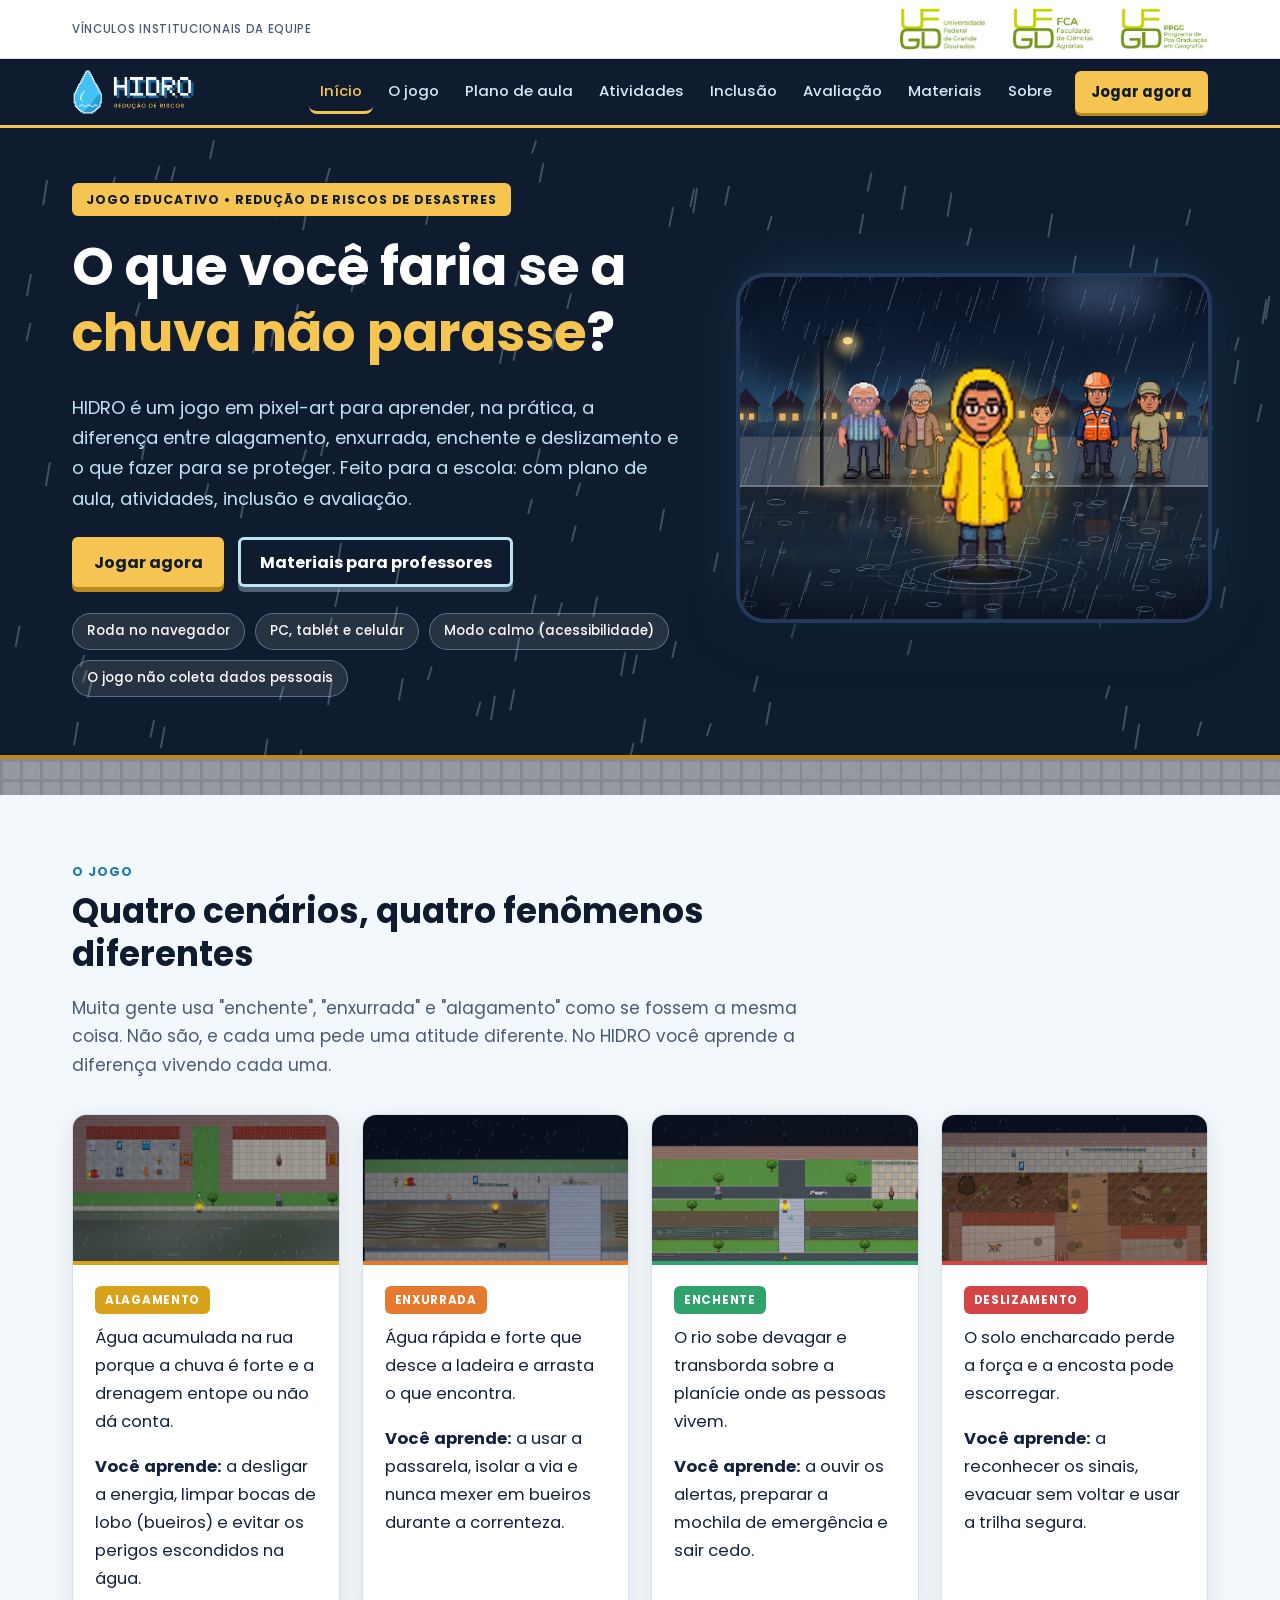
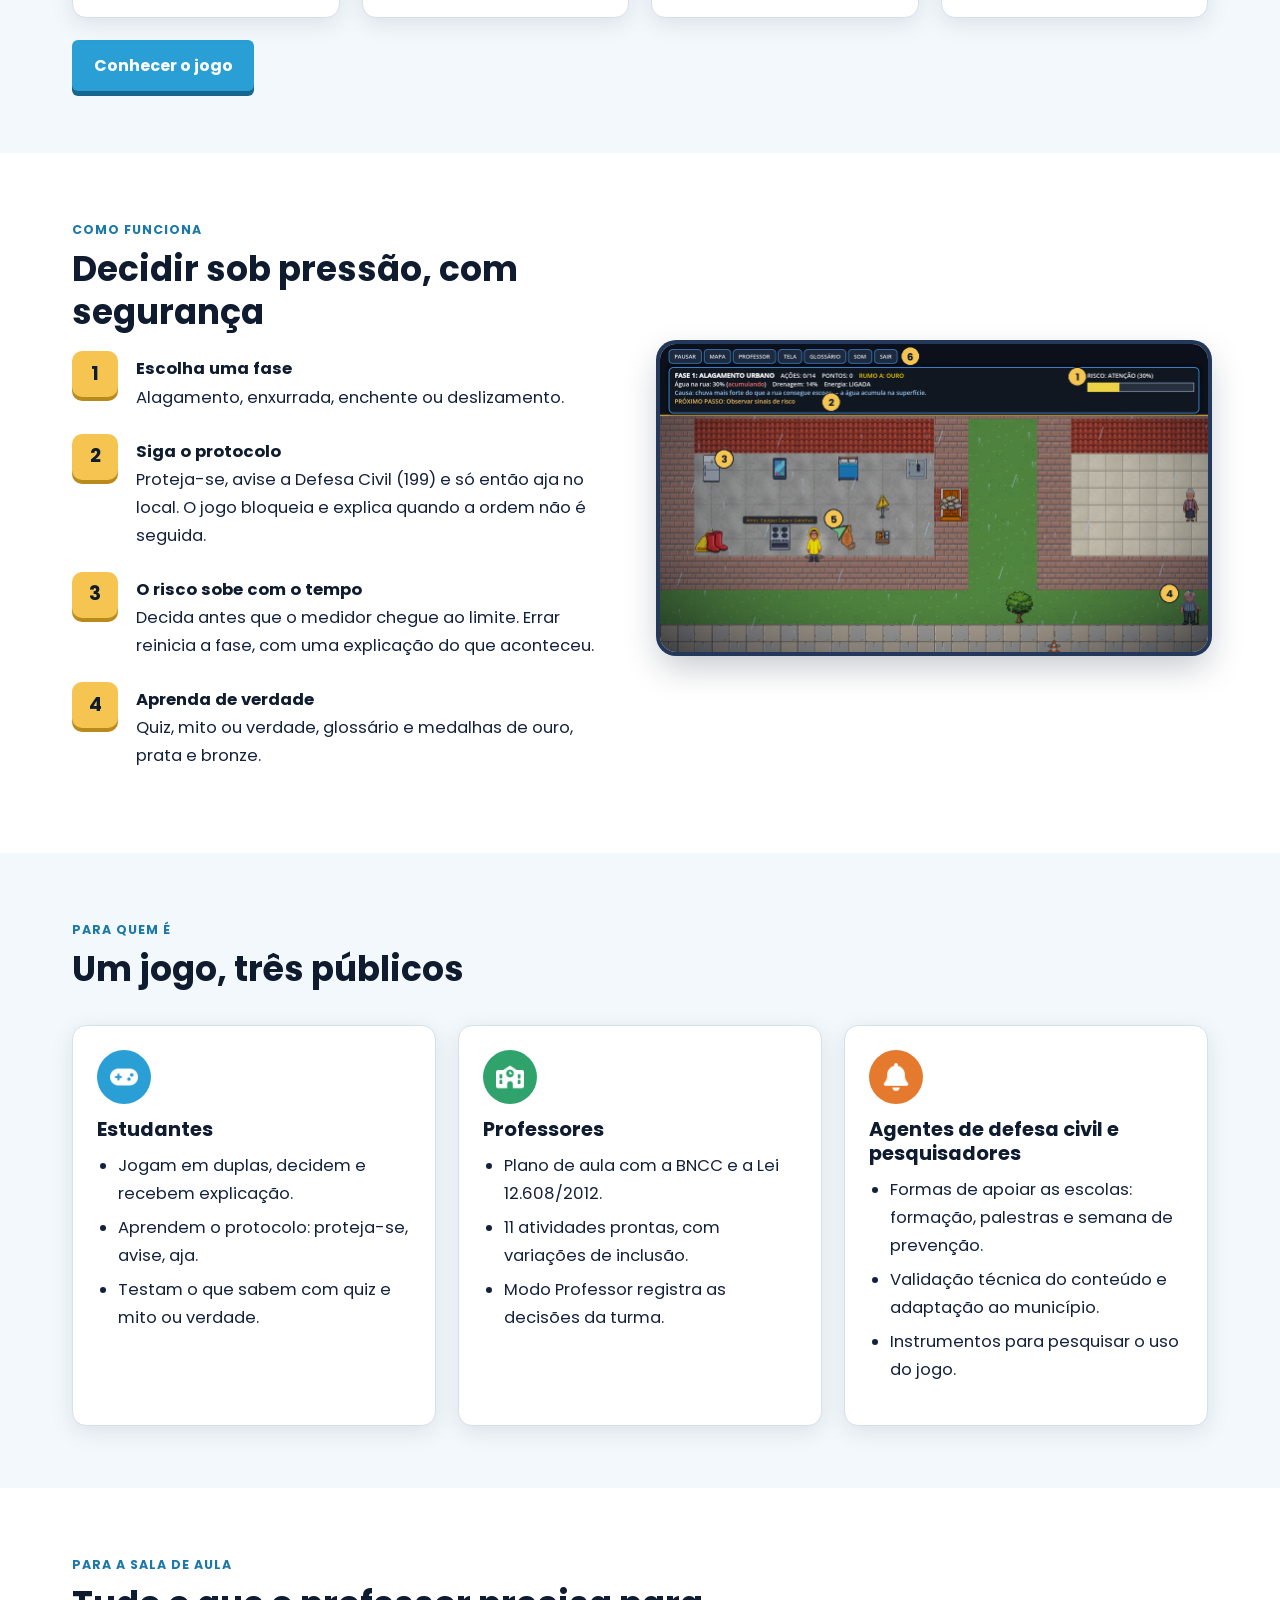
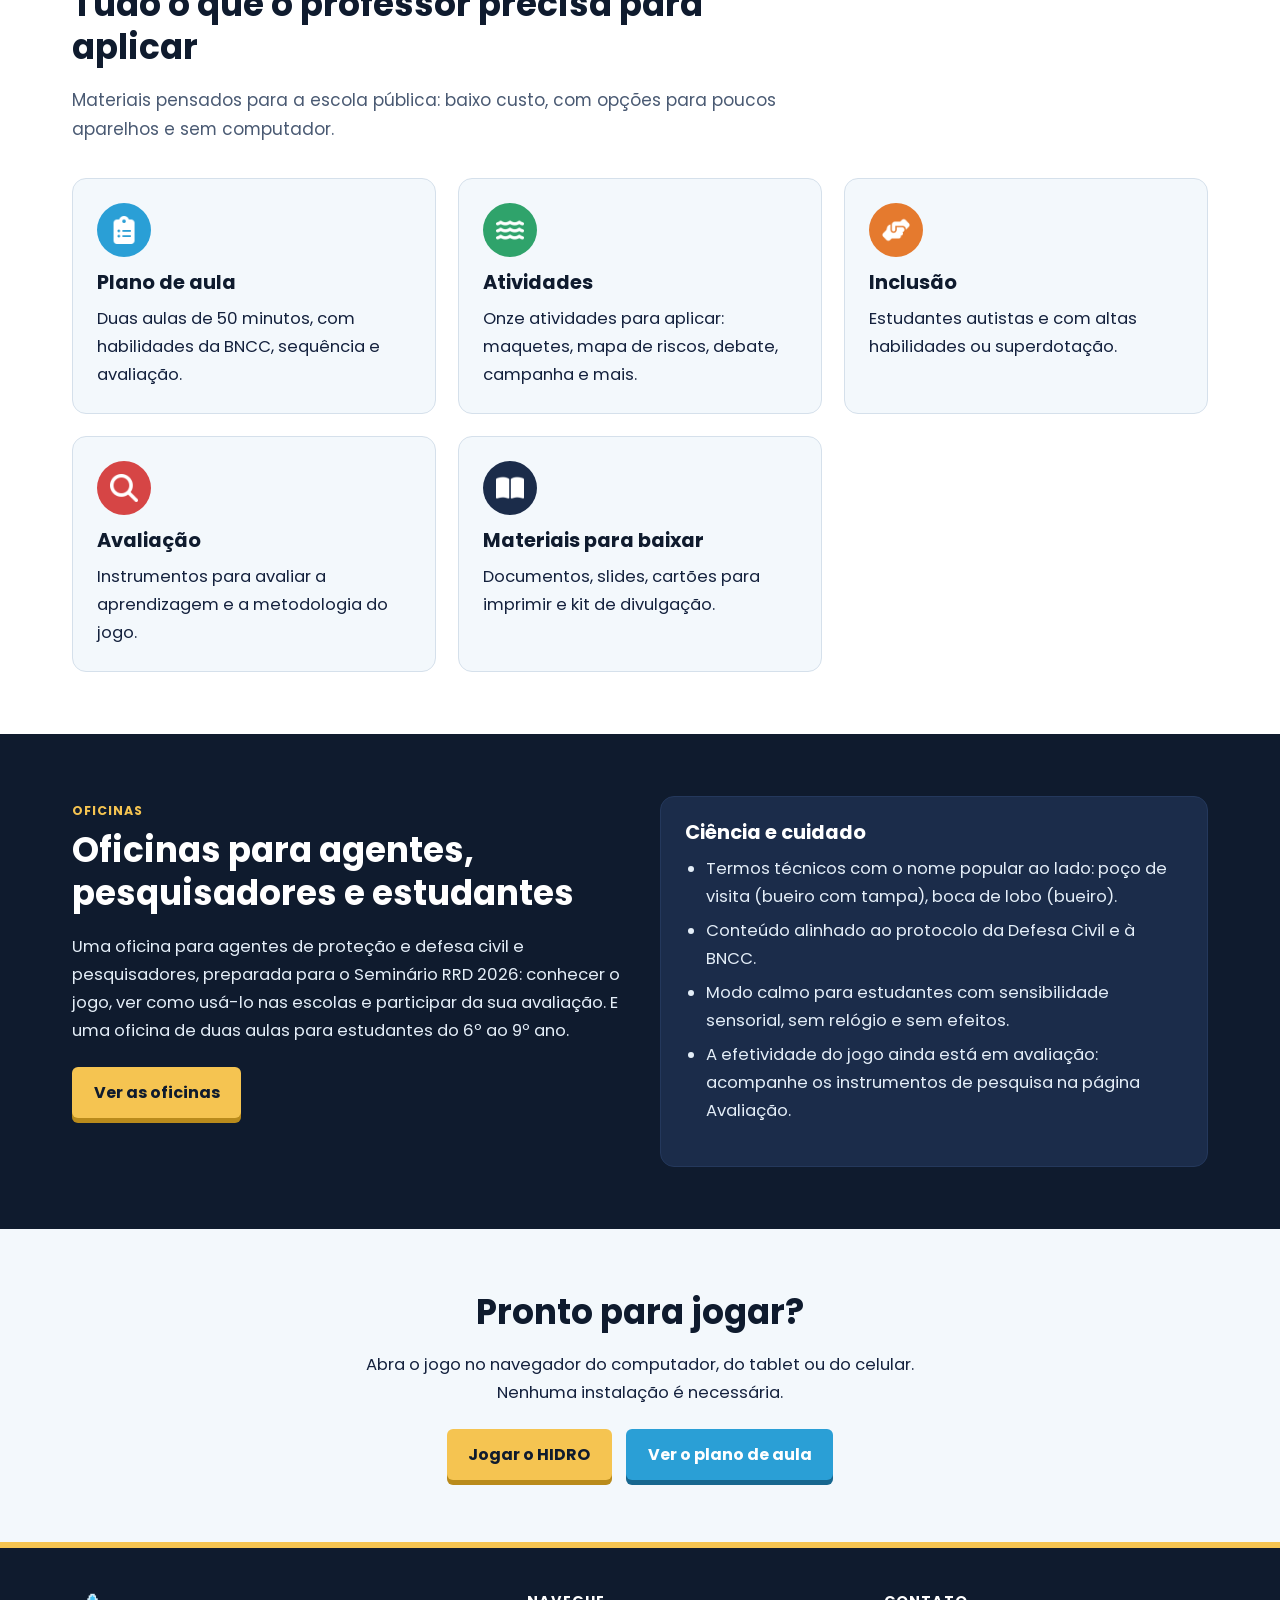
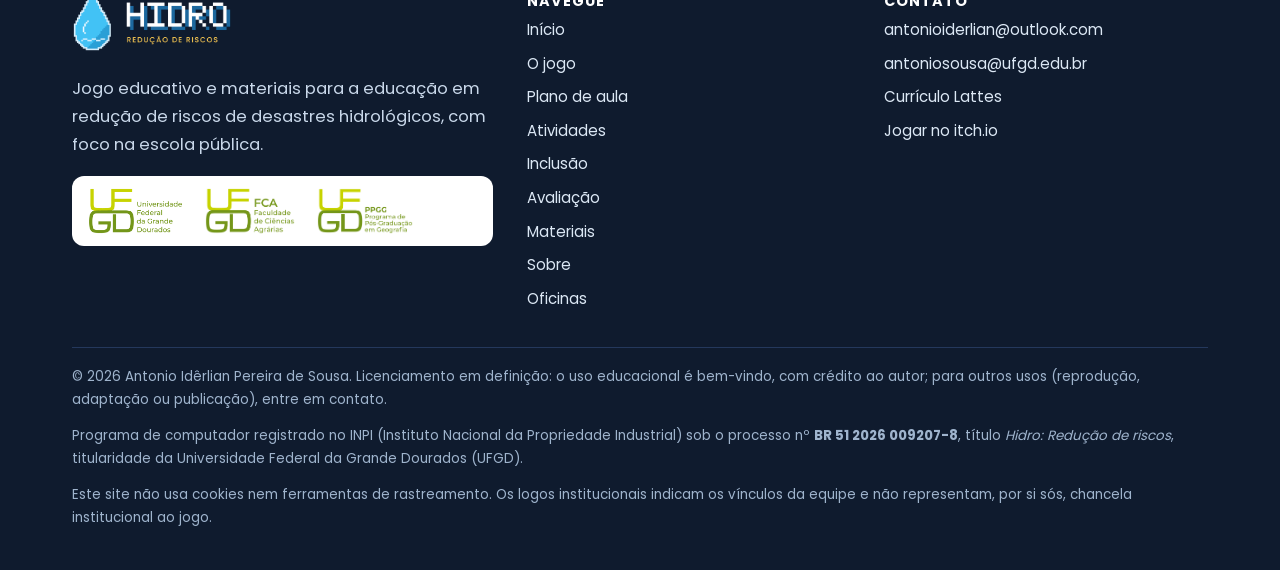
<file: index.html>
<!doctype html>
<html lang="pt-BR">
<head>
<meta charset="utf-8">
<meta name="viewport" content="width=device-width, initial-scale=1">
<title>HIDRO: jogo educativo para reduzir riscos de desastres</title>
<meta name="description" content="Jogo educativo em pixel-art sobre alagamento, enxurrada, enchente e deslizamento, com plano de aula, atividades, inclusão e avaliação para a escola pública.">
<meta name="author" content="Antonio Idêrlian Pereira de Sousa">
<meta name="theme-color" content="#0F1B2E">
<link rel="canonical" href="https://hidroreducacaoriscosufgd.netlify.app/">
<meta property="og:type" content="website">
<meta property="og:locale" content="pt_BR">
<meta property="og:site_name" content="HIDRO: Redução de Riscos">
<meta property="og:title" content="HIDRO: jogo educativo para reduzir riscos de desastres">
<meta property="og:description" content="Jogo educativo em pixel-art sobre alagamento, enxurrada, enchente e deslizamento, com plano de aula, atividades, inclusão e avaliação para a escola pública.">
<meta property="og:url" content="https://hidroreducacaoriscosufgd.netlify.app/">
<meta property="og:image" content="https://hidroreducacaoriscosufgd.netlify.app/assets/img/og-card.png">
<meta property="og:image:width" content="1200"><meta property="og:image:height" content="630">
<meta property="og:image:alt" content="HIDRO: Redução de Riscos. Jogo educativo, plano de aula e materiais. Logos da UFGD, FCA e PPGG.">
<meta name="twitter:card" content="summary_large_image">
<meta name="twitter:title" content="HIDRO: jogo educativo para reduzir riscos de desastres">
<meta name="twitter:description" content="Jogo educativo em pixel-art sobre alagamento, enxurrada, enchente e deslizamento, com plano de aula, atividades, inclusão e avaliação para a escola pública.">
<meta name="twitter:image" content="https://hidroreducacaoriscosufgd.netlify.app/assets/img/og-card.png">
<link rel="icon" type="image/png" href="assets/img/favicon.png">
<link rel="apple-touch-icon" href="assets/img/apple-touch-icon.png">
<link rel="stylesheet" href="assets/css/style.css">
</head>
<body>
<a class="skip-link" href="#conteudo">Ir para o conteúdo</a>
<div class="inst-bar"><div class="wrap">
  <span class="inst-label">Vínculos institucionais da equipe</span>
  <a href="https://www.ufgd.edu.br" target="_blank" rel="noopener" aria-label="UFGD (abre em nova aba)"><img src="assets/img/logo-ufgd.png" alt="UFGD, Universidade Federal da Grande Dourados"></a>
  <img src="assets/img/logo-fca.png" alt="FCA, Faculdade de Ciências Agrárias da UFGD">
  <img src="assets/img/logo-ppgg.png" alt="PPGG, Programa de Pós-Graduação em Geografia da UFGD">
</div></div>
<header class="site-header"><div class="wrap">
  <a class="brand" href="index.html" aria-label="HIDRO: Redução de Riscos, página inicial"><img src="assets/img/logo-hidro-escuro.png" alt="HIDRO: Redução de Riscos" width="123" height="46"></a>
  <button class="nav-toggle" type="button" aria-expanded="false" aria-controls="nav">Menu</button>
  <nav class="nav" id="nav" aria-label="Principal"><a href="index.html" aria-current="page">Início</a><a href="jogo.html">O jogo</a><a href="plano-de-aula.html">Plano de aula</a><a href="atividades.html">Atividades</a><a href="inclusao.html">Inclusão</a><a href="avaliacao.html">Avaliação</a><a href="materiais.html">Materiais</a><a href="sobre.html">Sobre</a><a class="btn-play" href="https://aigeogames.itch.io/hidro-educacao-reducao-riscos-ufgd" target="_blank" rel="noopener">Jogar agora</a></nav>
</div></header>
<main id="conteudo">
<section class="hero"><canvas id="rain" aria-hidden="true"></canvas><div class="wrap">
  <div>
    <span class="kicker">Jogo educativo &bull; Redução de riscos de desastres</span>
    <h1>O que você faria se a <em>chuva não parasse</em>?</h1>
    <p class="lead">HIDRO é um jogo em pixel-art para aprender, na prática, a diferença entre alagamento, enxurrada, enchente e deslizamento e o que fazer para se proteger. Feito para a escola: com plano de aula, atividades, inclusão e avaliação.</p>
    <div class="btn-row"><a class="px-btn" href="https://aigeogames.itch.io/hidro-educacao-reducao-riscos-ufgd" target="_blank" rel="noopener">Jogar agora</a><a class="px-btn ghost" href="materiais.html">Materiais para professores</a></div>
    <ul class="badges"><li>Roda no navegador</li><li>PC, tablet e celular</li><li>Modo calmo (acessibilidade)</li><li>O jogo não coleta dados pessoais</li></ul>
  </div>
  <div class="hero-art">
    <img class="scene" src="assets/img/hero_arte.jpg" alt="Ilustração: à noite, sob chuva forte, o Hidro de capa amarela está na rua molhada, com Seu Antônio, Dona Rosa, uma criança, um agente da Defesa Civil e um vizinho atrás dele." width="1440" height="1050" fetchpriority="high">
  </div>
</div><div class="ground" aria-hidden="true"></div></section>

<section class="section"><div class="wrap">
  <div class="section-head"><span class="eyebrow">O jogo</span><h2>Quatro cenários, quatro fenômenos diferentes</h2><p>Muita gente usa "enchente", "enxurrada" e "alagamento" como se fossem a mesma coisa. Não são, e cada uma pede uma atitude diferente. No HIDRO você aprende a diferença vivendo cada uma.</p></div>
  <div class="grid c4"><article class="card phase-card" style="--phase:#D9A21B"><img class="thumb" src="assets/img/scene_alagamento.png" alt="Cena do jogo, fase Alagamento" loading="lazy" width="960" height="528">
<div class="body"><span class="tag">Alagamento</span><p>Água acumulada na rua porque a chuva é forte e a drenagem entope ou não dá conta.</p><p><strong>Você aprende:</strong> a desligar a energia, limpar bocas de lobo (bueiros) e evitar os perigos escondidos na água.</p></div></article><article class="card phase-card" style="--phase:#E57A2E"><img class="thumb" src="assets/img/scene_enxurrada.png" alt="Cena do jogo, fase Enxurrada" loading="lazy" width="960" height="528">
<div class="body"><span class="tag">Enxurrada</span><p>Água rápida e forte que desce a ladeira e arrasta o que encontra.</p><p><strong>Você aprende:</strong> a usar a passarela, isolar a via e nunca mexer em bueiros durante a correnteza.</p></div></article><article class="card phase-card" style="--phase:#2FA36B"><img class="thumb" src="assets/img/scene_enchente.png" alt="Cena do jogo, fase Enchente" loading="lazy" width="960" height="528">
<div class="body"><span class="tag">Enchente</span><p>O rio sobe devagar e transborda sobre a planície onde as pessoas vivem.</p><p><strong>Você aprende:</strong> a ouvir os alertas, preparar a mochila de emergência e sair cedo.</p></div></article><article class="card phase-card" style="--phase:#D64545"><img class="thumb" src="assets/img/scene_deslizamento.png" alt="Cena do jogo, fase Deslizamento" loading="lazy" width="960" height="528">
<div class="body"><span class="tag">Deslizamento</span><p>O solo encharcado perde a força e a encosta pode escorregar.</p><p><strong>Você aprende:</strong> a reconhecer os sinais, evacuar sem voltar e usar a trilha segura.</p></div></article></div>
  <div class="btn-row"><a class="px-btn sky" href="jogo.html">Conhecer o jogo</a></div>
</div></section>

<section class="section alt"><div class="wrap">
  <div class="split">
    <div>
      <span class="eyebrow">Como funciona</span><h2>Decidir sob pressão, com segurança</h2>
      <ol class="steps">
        <li><strong>Escolha uma fase</strong>Alagamento, enxurrada, enchente ou deslizamento.</li>
        <li><strong>Siga o protocolo</strong>Proteja-se, avise a Defesa Civil (199) e só então aja no local. O jogo bloqueia e explica quando a ordem não é seguida.</li>
        <li><strong>O risco sobe com o tempo</strong>Decida antes que o medidor chegue ao limite. Errar reinicia a fase, com uma explicação do que aconteceu.</li>
        <li><strong>Aprenda de verdade</strong>Quiz, mito ou verdade, glossário e medalhas de ouro, prata e bronze.</li>
      </ol>
    </div>
    <div><img class="shot" src="assets/img/game_ui_pc.png" alt="Tela do jogo com medidor de risco, próximo passo e itens marcados com ponto de exclamação." loading="lazy" width="1100" height="619"></div>
  </div>
</div></section>

<section class="section"><div class="wrap">
  <div class="section-head"><span class="eyebrow">Para quem é</span><h2>Um jogo, três públicos</h2></div>
  <div class="grid c3"><div class="card"><span class="ico" style="background:#2A9FD6"><img src="assets/img/ic/Gamepad_w.png" alt="" width="28" height="28"></span><h3>Estudantes</h3><ul><li>Jogam em duplas, decidem e recebem explicação.</li><li>Aprendem o protocolo: proteja-se, avise, aja.</li><li>Testam o que sabem com quiz e mito ou verdade.</li></ul></div><div class="card"><span class="ico" style="background:#2FA36B"><img src="assets/img/ic/School_w.png" alt="" width="28" height="28"></span><h3>Professores</h3><ul><li>Plano de aula com a BNCC e a Lei 12.608/2012.</li><li>11 atividades prontas, com variações de inclusão.</li><li>Modo Professor registra as decisões da turma.</li></ul></div><div class="card"><span class="ico" style="background:#E57A2E"><img src="assets/img/ic/Bell_w.png" alt="" width="28" height="28"></span><h3>Agentes de defesa civil e pesquisadores</h3><ul><li>Formas de apoiar as escolas: formação, palestras e semana de prevenção.</li><li>Validação técnica do conteúdo e adaptação ao município.</li><li>Instrumentos para pesquisar o uso do jogo.</li></ul></div></div>
</div></section>

<section class="section alt"><div class="wrap">
  <div class="section-head"><span class="eyebrow">Para a sala de aula</span><h2>Tudo o que o professor precisa para aplicar</h2><p>Materiais pensados para a escola pública: baixo custo, com opções para poucos aparelhos e sem computador.</p></div>
  <div class="grid c3"><a class="card" href="plano-de-aula.html"><span class="ico" style="background:#2A9FD6"><img src="assets/img/ic/ClipboardList_w.png" alt="" width="28" height="28"></span><h3>Plano de aula</h3><p>Duas aulas de 50 minutos, com habilidades da BNCC, sequência e avaliação.</p></a><a class="card" href="atividades.html"><span class="ico" style="background:#2FA36B"><img src="assets/img/ic/Water_w.png" alt="" width="28" height="28"></span><h3>Atividades</h3><p>Onze atividades para aplicar: maquetes, mapa de riscos, debate, campanha e mais.</p></a><a class="card" href="inclusao.html"><span class="ico" style="background:#E57A2E"><img src="assets/img/ic/HandshakeAngle_w.png" alt="" width="28" height="28"></span><h3>Inclusão</h3><p>Estudantes autistas e com altas habilidades ou superdotação.</p></a><a class="card" href="avaliacao.html"><span class="ico" style="background:#D64545"><img src="assets/img/ic/MagnifyingGlass_w.png" alt="" width="28" height="28"></span><h3>Avaliação</h3><p>Instrumentos para avaliar a aprendizagem e a metodologia do jogo.</p></a><a class="card" href="materiais.html"><span class="ico" style="background:#1B2C4A"><img src="assets/img/ic/BookOpen_w.png" alt="" width="28" height="28"></span><h3>Materiais para baixar</h3><p>Documentos, slides, cartões para imprimir e kit de divulgação.</p></a></div>
</div></section>

<section class="section dark"><div class="wrap">
  <div class="split top">
    <div>
      <span class="eyebrow">Oficinas</span><h2>Oficinas para agentes, pesquisadores e estudantes</h2>
      <p>Uma oficina para agentes de proteção e defesa civil e pesquisadores, preparada para o Seminário RRD 2026: conhecer o jogo, ver como usá-lo nas escolas e participar da sua avaliação. E uma oficina de duas aulas para estudantes do 6º ao 9º ano.</p>
      <div class="btn-row"><a class="px-btn" href="oficina.html">Ver as oficinas</a></div>
    </div>
    <div class="card">
      <h3>Ciência e cuidado</h3>
      <ul><li>Termos técnicos com o nome popular ao lado: poço de visita (bueiro com tampa), boca de lobo (bueiro).</li><li>Conteúdo alinhado ao protocolo da Defesa Civil e à BNCC.</li><li>Modo calmo para estudantes com sensibilidade sensorial, sem relógio e sem efeitos.</li><li>A efetividade do jogo ainda está em avaliação: acompanhe os instrumentos de pesquisa na página Avaliação.</li></ul>
    </div>
  </div>
</div></section>

<section class="section"><div class="wrap" style="text-align:center">
  <h2>Pronto para jogar?</h2>
  <p style="max-width:34em;margin:0 auto 1.2em">Abra o jogo no navegador do computador, do tablet ou do celular. Nenhuma instalação é necessária.</p>
  <div class="btn-row" style="justify-content:center"><a class="px-btn" href="https://aigeogames.itch.io/hidro-educacao-reducao-riscos-ufgd" target="_blank" rel="noopener">Jogar o HIDRO</a><a class="px-btn sky" href="plano-de-aula.html">Ver o plano de aula</a></div>
</div></section>
</main>
<footer class="site-footer"><div class="wrap">
  <div class="footer-grid">
    <div>
      <img src="assets/img/logo-hidro-escuro.png" alt="HIDRO: Redução de Riscos" width="160" height="60" style="height:60px;width:auto">
      <p style="margin-top:14px">Jogo educativo e materiais para a educação em redução de riscos de desastres hidrológicos, com foco na escola pública.</p>
      <div class="logos-plate" aria-label="Vínculos institucionais da equipe">
        <img src="assets/img/logo-ufgd.png" alt="UFGD"><img src="assets/img/logo-fca.png" alt="FCA/UFGD"><img src="assets/img/logo-ppgg.png" alt="PPGG/UFGD">
      </div>
    </div>
    <div>
      <h4>Navegue</h4>
      <ul><li><a href="index.html">Início</a></li><li><a href="jogo.html">O jogo</a></li><li><a href="plano-de-aula.html">Plano de aula</a></li><li><a href="atividades.html">Atividades</a></li><li><a href="inclusao.html">Inclusão</a></li><li><a href="avaliacao.html">Avaliação</a></li><li><a href="materiais.html">Materiais</a></li><li><a href="sobre.html">Sobre</a></li><li><a href="oficina.html">Oficinas</a></li></ul>
    </div>
    <div>
      <h4>Contato</h4>
      <ul>
        <li><a href="mailto:antonioiderlian@outlook.com">antonioiderlian@outlook.com</a></li>
        <li><a href="mailto:antoniosousa@ufgd.edu.br">antoniosousa@ufgd.edu.br</a></li>
        <li><a href="http://lattes.cnpq.br/8679039748672255" target="_blank" rel="noopener">Currículo Lattes</a></li>
        <li><a href="https://aigeogames.itch.io/hidro-educacao-reducao-riscos-ufgd" target="_blank" rel="noopener">Jogar no itch.io</a></li>
      </ul>
    </div>
  </div>
  <div class="legal">
    <p>&copy; <span id="year">2026</span> Antonio Idêrlian Pereira de Sousa. Licenciamento em definição: o uso educacional é bem-vindo, com crédito ao autor; para outros usos (reprodução, adaptação ou publicação), entre em contato.</p>
    <p>Programa de computador registrado no INPI (Instituto Nacional da Propriedade Industrial) sob o processo n&ordm; <strong>BR 51 2026 009207-8</strong>, título <em>Hidro: Redução de riscos</em>, titularidade da Universidade Federal da Grande Dourados (UFGD).</p>
    <p>Este site não usa cookies nem ferramentas de rastreamento. Os logos institucionais indicam os vínculos da equipe e não representam, por si sós, chancela institucional ao jogo.</p>
  </div>
</div></footer>
<script src="assets/js/main.js"></script>
</body>
</html>
</file>
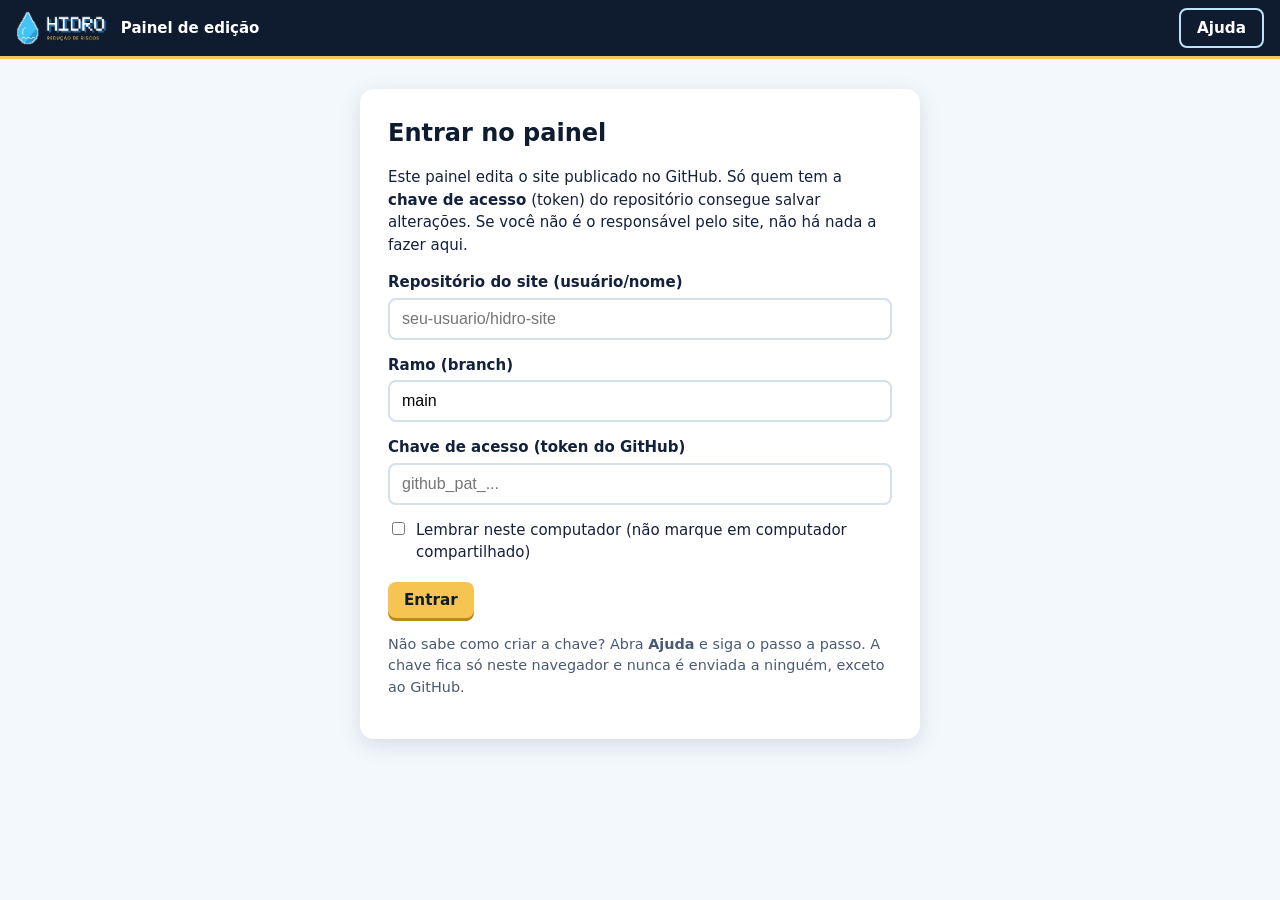
<file: painel/index.html>
<!doctype html>
<html lang="pt-BR">
<head>
<meta charset="utf-8">
<meta name="viewport" content="width=device-width, initial-scale=1">
<meta name="robots" content="noindex, nofollow">
<title>Painel de edição | HIDRO</title>
<link rel="icon" type="image/png" href="../assets/img/favicon.png">
<link rel="stylesheet" href="painel.css">
</head>
<body>
<header class="bar">
  <img src="../assets/img/logo-hidro-escuro.png" alt="HIDRO" height="34">
  <strong>Painel de edição</strong>
  <span id="status" class="status" role="status" aria-live="polite"></span>
  <span class="spacer"></span>
  <button id="btn-ajuda" class="btn ghost" type="button">Ajuda</button>
  <button id="btn-sair" class="btn ghost" type="button" hidden>Sair</button>
</header>

<!-- ============ LOGIN ============ -->
<section id="tela-login" class="wrap-login">
  <div class="box">
    <h1>Entrar no painel</h1>
    <p>Este painel edita o site publicado no GitHub. Só quem tem a <strong>chave de acesso</strong> (token) do repositório consegue salvar alterações. Se você não é o responsável pelo site, não há nada a fazer aqui.</p>
    <form id="form-login" autocomplete="off">
      <label>Repositório do site (usuário/nome)
        <input id="in-repo" type="text" placeholder="seu-usuario/hidro-site" required spellcheck="false">
      </label>
      <label>Ramo (branch)
        <input id="in-branch" type="text" value="main" required spellcheck="false">
      </label>
      <label>Chave de acesso (token do GitHub)
        <input id="in-token" type="password" placeholder="github_pat_..." required spellcheck="false">
      </label>
      <label class="check"><input id="in-lembrar" type="checkbox"> Lembrar neste computador (não marque em computador compartilhado)</label>
      <button class="btn primary" type="submit">Entrar</button>
      <p id="erro-login" class="erro" role="alert" hidden></p>
    </form>
    <p class="nota">Não sabe como criar a chave? Abra <strong>Ajuda</strong> e siga o passo a passo. A chave fica só neste navegador e nunca é enviada a ninguém, exceto ao GitHub.</p>
  </div>
</section>

<!-- ============ EDITOR ============ -->
<section id="tela-editor" hidden>
  <aside class="lateral" aria-label="Páginas">
    <h2>Páginas</h2>
    <ul id="lista-paginas"></ul>
    <h2>Arquivos</h2>
    <ul><li><button id="btn-arquivos" class="pg" type="button">Materiais para baixar</button></li></ul>
    <p class="nota-lat">Menu, cabeçalho e rodapé são compartilhados por todas as páginas e não são editados aqui.</p>
  </aside>
  <div class="palco">
    <div id="painel-pagina">
      <div class="toolbar" id="toolbar" role="toolbar" aria-label="Ferramentas de edição">
        <button class="tb" data-cmd="bold" type="button" title="Negrito"><b>N</b></button>
        <button class="tb" data-cmd="italic" type="button" title="Itálico"><i>I</i></button>
        <button class="tb" id="tb-link" type="button" title="Criar ou editar link">Link</button>
        <button class="tb" id="tb-img" type="button" title="Trocar a imagem selecionada">Trocar imagem</button>
        <span class="sep"></span>
        <button class="tb" id="tb-dup" type="button" title="Duplicar o bloco selecionado (cartão, item de lista, linha de tabela...)">Duplicar bloco</button>
        <button class="tb" id="tb-del" type="button" title="Excluir o bloco selecionado">Excluir bloco</button>
        <button class="tb" id="tb-up" type="button" title="Selecionar o bloco maior que contém este">Bloco maior</button>
        <span class="sep"></span>
        <button class="tb" data-cmd="undo" type="button" title="Desfazer digitação">Desfazer</button>
        <span class="spacer"></span>
        <span id="sel-info" class="sel-info"></span>
        <button id="btn-salvar" class="btn primary" type="button" disabled>Salvar e publicar</button>
      </div>
      <p class="dica">Clique em um texto para editar. Clique em uma imagem e em <em>Trocar imagem</em>. Para adicionar um item, clique nele, use <em>Duplicar bloco</em> e edite a cópia.</p>
      <iframe id="quadro" title="Página em edição"></iframe>
    </div>
    <div id="painel-arquivos" hidden>
      <h2>Materiais para baixar</h2>
      <p>Arquivos da pasta <code>materiais/</code>. Para <strong>substituir</strong>, envie um arquivo com o mesmo nome. Para <strong>adicionar</strong>, envie um novo e depois, na página Materiais, duplique um cartão e edite o link para <code>materiais/nome-do-arquivo</code>.</p>
      <div class="up-novo"><label class="btn primary">Enviar novo arquivo<input id="in-novo-arq" type="file" hidden></label></div>
      <table class="tab-arq"><thead><tr><th>Arquivo</th><th>Tamanho</th><th></th></tr></thead><tbody id="tbody-arq"></tbody></table>
    </div>
  </div>
</section>

<!-- ============ AJUDA ============ -->
<dialog id="dlg-ajuda">
  <h2>Ajuda</h2>
  <h3>Como criar a chave de acesso (uma vez)</h3>
  <ol>
    <li>Entre no GitHub, clique na sua foto e em <strong>Settings</strong>.</li>
    <li>No fim do menu, abra <strong>Developer settings &gt; Personal access tokens &gt; Fine-grained tokens</strong> e clique em <strong>Generate new token</strong>.</li>
    <li>Dê um nome (por exemplo, "Painel HIDRO") e escolha a validade (90 dias é uma boa escolha).</li>
    <li>Em <strong>Repository access</strong>, escolha <strong>Only select repositories</strong> e marque só o repositório do site.</li>
    <li>Em <strong>Permissions &gt; Repository permissions</strong>, ponha <strong>Contents: Read and write</strong> (e deixe o restante como está).</li>
    <li>Clique em <strong>Generate token</strong> e copie o texto que começa com <code>github_pat_</code>. Ele só aparece uma vez.</li>
  </ol>
  <h3>Como editar</h3>
  <ul>
    <li>Escolha a página na lista à esquerda e clique nos textos para corrigi-los.</li>
    <li><strong>Enter</strong> dentro de um texto insere uma quebra de linha. Para criar um novo parágrafo ou item, use <strong>Duplicar bloco</strong>.</li>
    <li>Para trocar uma imagem: clique nela (aparece um contorno vermelho) e em <strong>Trocar imagem</strong>.</li>
    <li>Para mudar o endereço de um botão ou link: clique no texto dele e em <strong>Link</strong>.</li>
    <li>Ao terminar, clique em <strong>Salvar e publicar</strong>. O site atualiza em 1 a 2 minutos.</li>
  </ul>
  <h3>Se algo der errado</h3>
  <p>Todas as versões ficam guardadas no GitHub (aba <strong>Commits</strong> do repositório). Dá para voltar a qualquer versão anterior.</p>
  <h3>O que o painel não faz</h3>
  <ul>
    <li>Não muda o menu, o cabeçalho e o rodapé (são iguais em todas as páginas).</li>
    <li>Não cria páginas novas nem muda o layout.</li>
    <li>Não atualiza os arquivos Word e PDF: eles são arquivos separados (aba <strong>Arquivos</strong>).</li>
  </ul>
  <form method="dialog"><button class="btn primary">Fechar</button></form>
</dialog>

<script src="painel.js"></script>
</body>
</html>
</file>
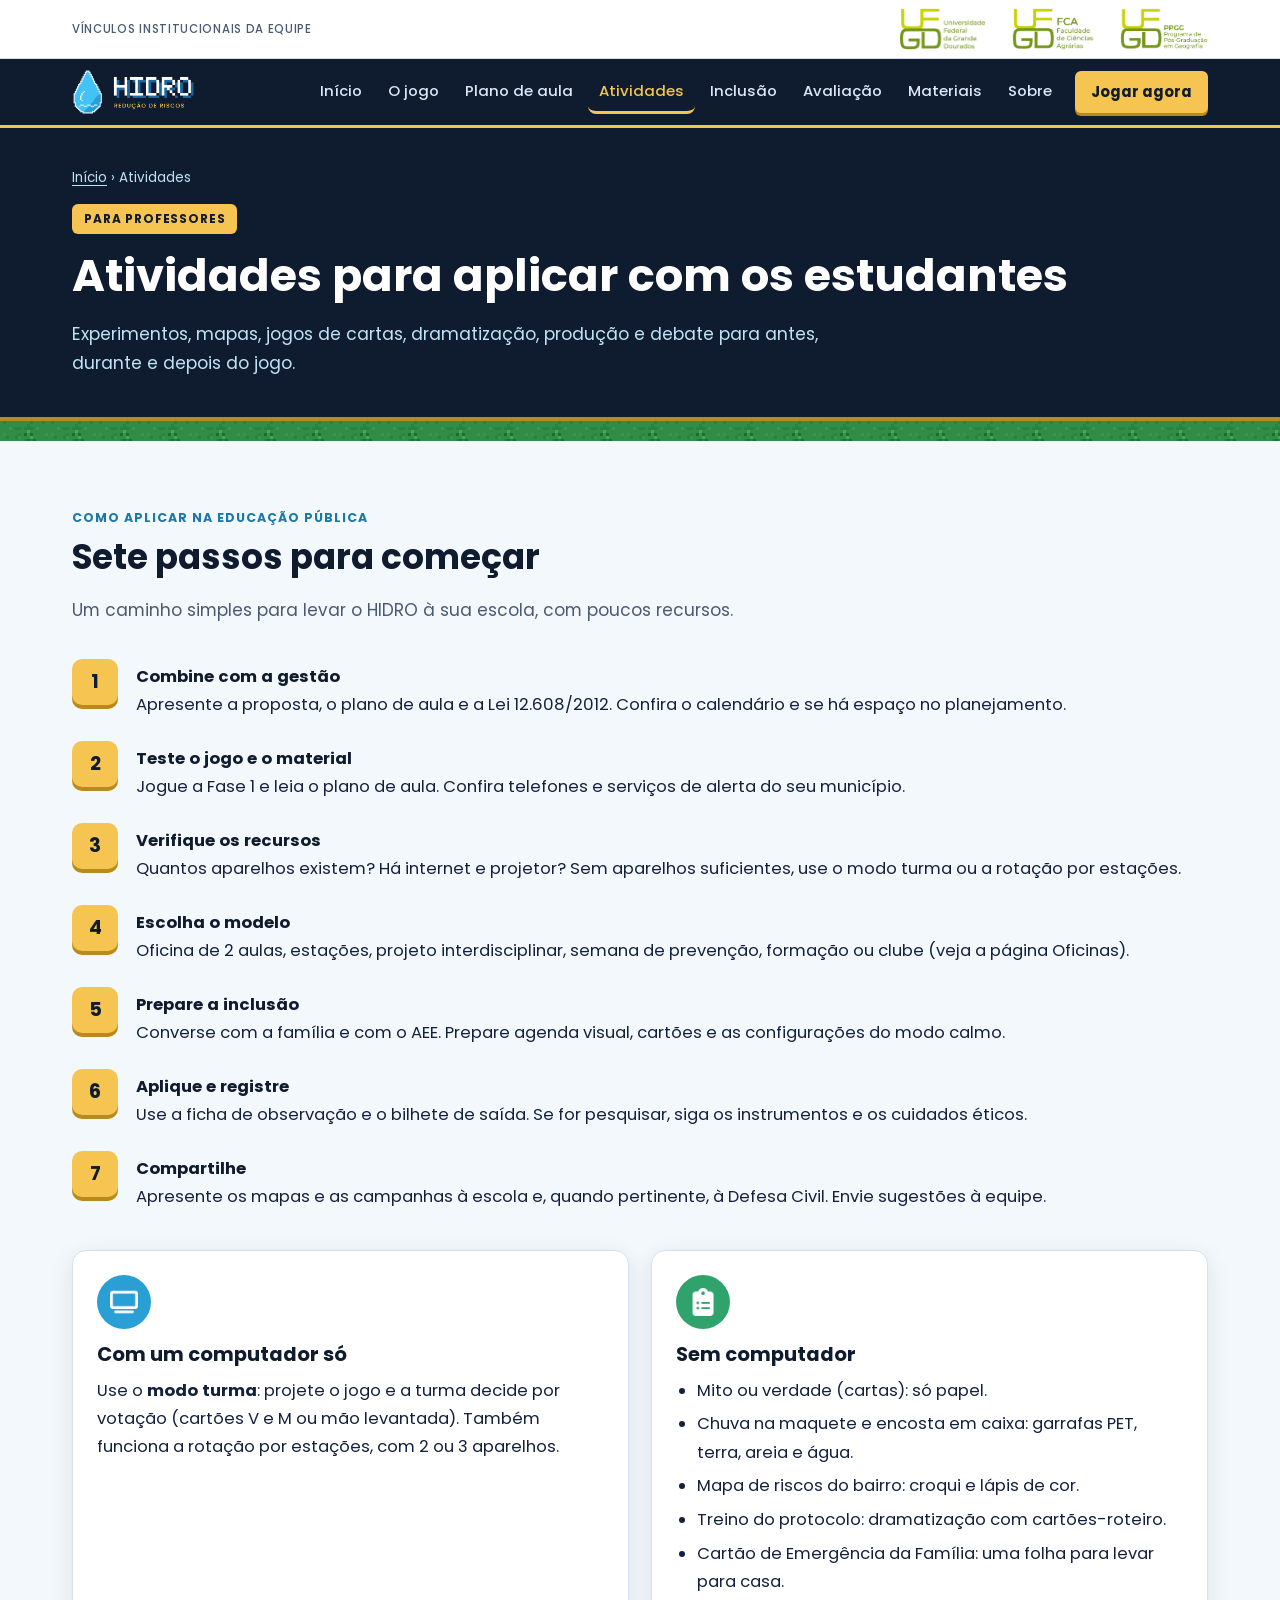
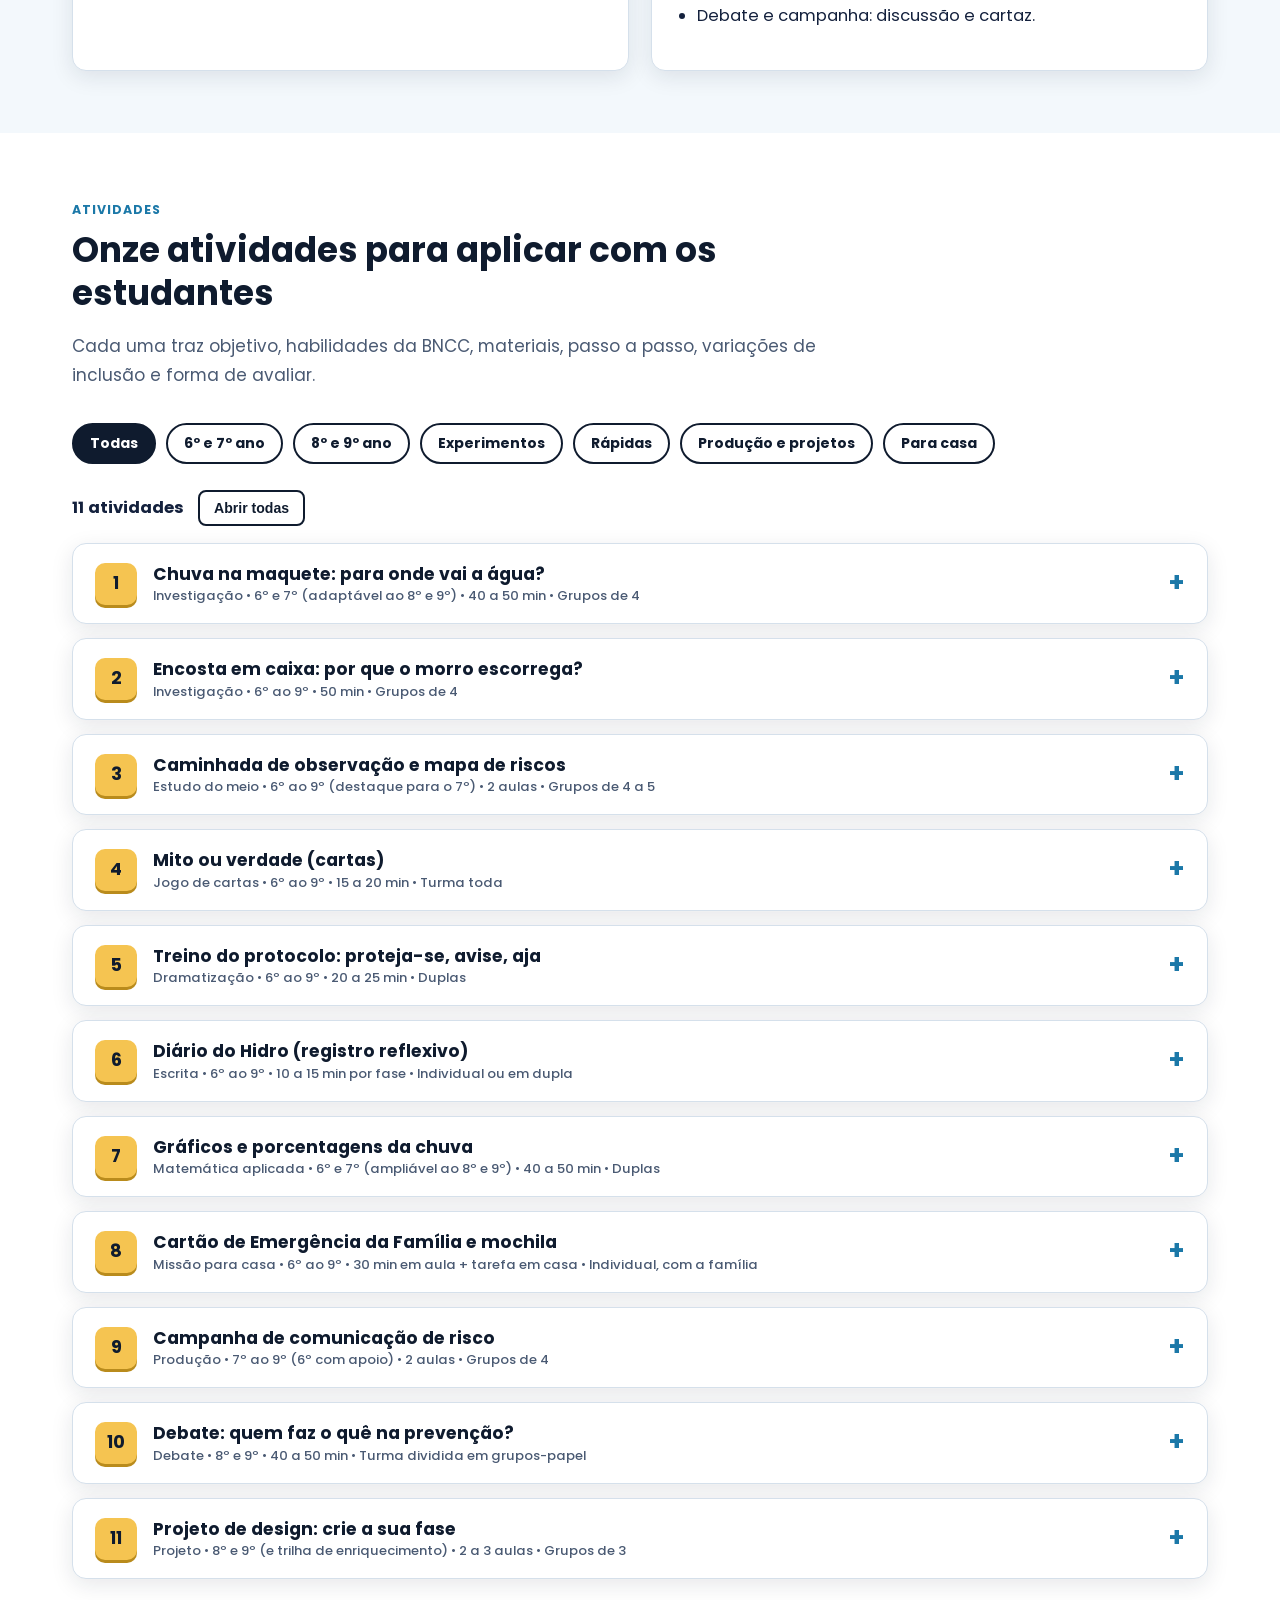
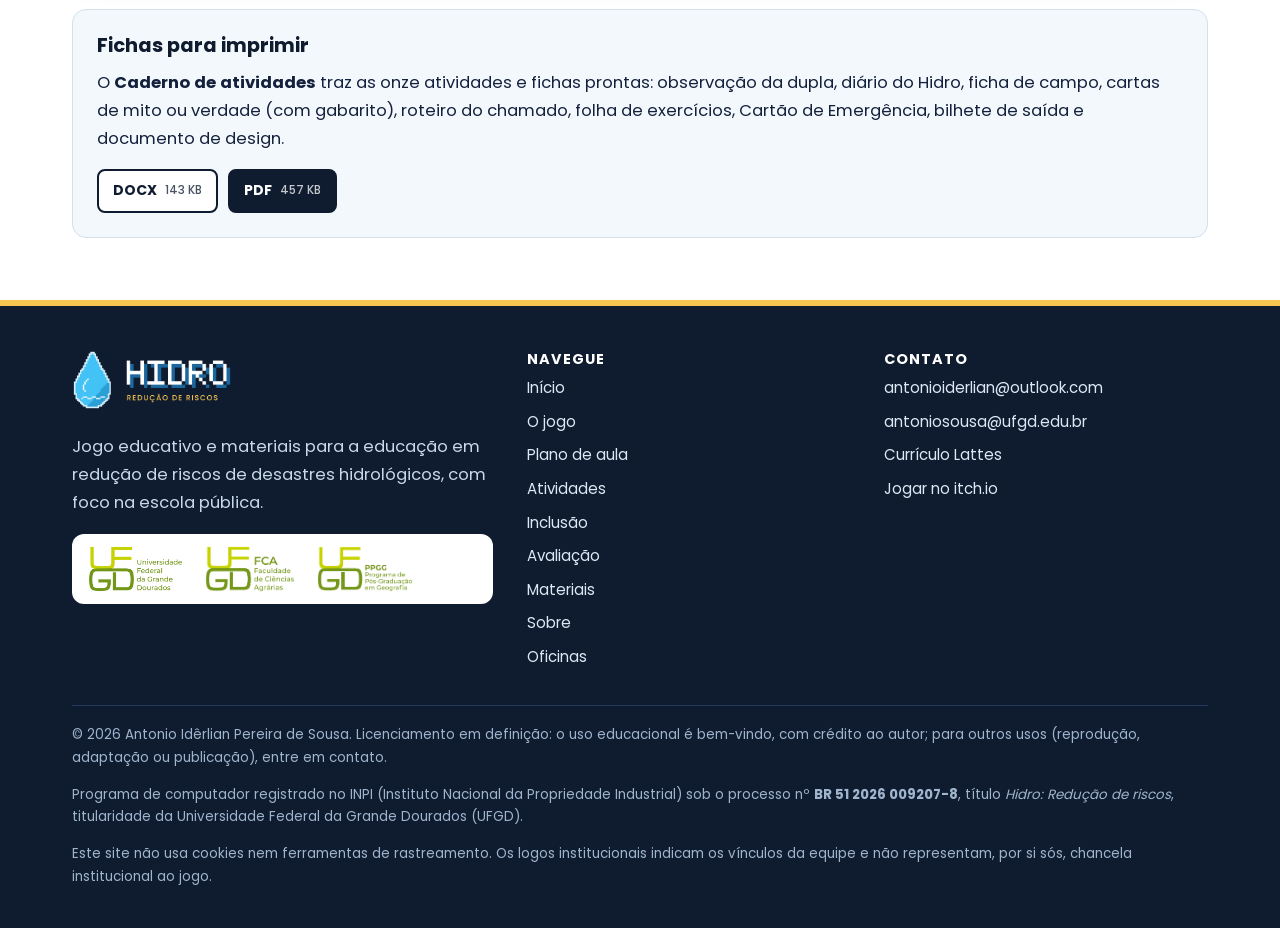
<file: atividades.html>
<!doctype html>
<html lang="pt-BR">
<head>
<meta charset="utf-8">
<meta name="viewport" content="width=device-width, initial-scale=1">
<title>Atividades | HIDRO: Redução de Riscos</title>
<meta name="description" content="Onze atividades para aplicar com estudantes do 6º ao 9º ano: maquetes, mapa de riscos, mito ou verdade, debate e campanha, com variações para TEA e altas habilidades.">
<meta name="author" content="Antonio Idêrlian Pereira de Sousa">
<meta name="theme-color" content="#0F1B2E">
<link rel="canonical" href="https://hidroreducacaoriscosufgd.netlify.app/atividades.html">
<meta property="og:type" content="website">
<meta property="og:locale" content="pt_BR">
<meta property="og:site_name" content="HIDRO: Redução de Riscos">
<meta property="og:title" content="Atividades | HIDRO: Redução de Riscos">
<meta property="og:description" content="Onze atividades para aplicar com estudantes do 6º ao 9º ano: maquetes, mapa de riscos, mito ou verdade, debate e campanha, com variações para TEA e altas habilidades.">
<meta property="og:url" content="https://hidroreducacaoriscosufgd.netlify.app/atividades.html">
<meta property="og:image" content="https://hidroreducacaoriscosufgd.netlify.app/assets/img/og-card.png">
<meta property="og:image:width" content="1200"><meta property="og:image:height" content="630">
<meta property="og:image:alt" content="HIDRO: Redução de Riscos. Jogo educativo, plano de aula e materiais. Logos da UFGD, FCA e PPGG.">
<meta name="twitter:card" content="summary_large_image">
<meta name="twitter:title" content="Atividades | HIDRO: Redução de Riscos">
<meta name="twitter:description" content="Onze atividades para aplicar com estudantes do 6º ao 9º ano: maquetes, mapa de riscos, mito ou verdade, debate e campanha, com variações para TEA e altas habilidades.">
<meta name="twitter:image" content="https://hidroreducacaoriscosufgd.netlify.app/assets/img/og-card.png">
<link rel="icon" type="image/png" href="assets/img/favicon.png">
<link rel="apple-touch-icon" href="assets/img/apple-touch-icon.png">
<link rel="stylesheet" href="assets/css/style.css">
</head>
<body>
<a class="skip-link" href="#conteudo">Ir para o conteúdo</a>
<div class="inst-bar"><div class="wrap">
  <span class="inst-label">Vínculos institucionais da equipe</span>
  <a href="https://www.ufgd.edu.br" target="_blank" rel="noopener" aria-label="UFGD (abre em nova aba)"><img src="assets/img/logo-ufgd.png" alt="UFGD, Universidade Federal da Grande Dourados"></a>
  <img src="assets/img/logo-fca.png" alt="FCA, Faculdade de Ciências Agrárias da UFGD">
  <img src="assets/img/logo-ppgg.png" alt="PPGG, Programa de Pós-Graduação em Geografia da UFGD">
</div></div>
<header class="site-header"><div class="wrap">
  <a class="brand" href="index.html" aria-label="HIDRO: Redução de Riscos, página inicial"><img src="assets/img/logo-hidro-escuro.png" alt="HIDRO: Redução de Riscos" width="123" height="46"></a>
  <button class="nav-toggle" type="button" aria-expanded="false" aria-controls="nav">Menu</button>
  <nav class="nav" id="nav" aria-label="Principal"><a href="index.html">Início</a><a href="jogo.html">O jogo</a><a href="plano-de-aula.html">Plano de aula</a><a href="atividades.html" aria-current="page">Atividades</a><a href="inclusao.html">Inclusão</a><a href="avaliacao.html">Avaliação</a><a href="materiais.html">Materiais</a><a href="sobre.html">Sobre</a><a class="btn-play" href="https://aigeogames.itch.io/hidro-educacao-reducao-riscos-ufgd" target="_blank" rel="noopener">Jogar agora</a></nav>
</div></header>
<main id="conteudo">
<section class="page-hero"><div class="wrap"><div class="breadcrumb"><a href="index.html">Início</a> &rsaquo; Atividades</div><span class="kicker">Para professores</span><h1>Atividades para aplicar com os estudantes</h1><p>Experimentos, mapas, jogos de cartas, dramatização, produção e debate para antes, durante e depois do jogo.</p></div></section><div class="tile-strip" aria-hidden="true"></div>

<section class="section"><div class="wrap">
  <div class="section-head"><span class="eyebrow">Como aplicar na educação pública</span><h2>Sete passos para começar</h2><p>Um caminho simples para levar o HIDRO à sua escola, com poucos recursos.</p></div>
  <ol class="steps"><li><strong>Combine com a gestão</strong>Apresente a proposta, o plano de aula e a Lei 12.608/2012. Confira o calendário e se há espaço no planejamento.</li><li><strong>Teste o jogo e o material</strong>Jogue a Fase 1 e leia o plano de aula. Confira telefones e serviços de alerta do seu município.</li><li><strong>Verifique os recursos</strong>Quantos aparelhos existem? Há internet e projetor? Sem aparelhos suficientes, use o modo turma ou a rotação por estações.</li><li><strong>Escolha o modelo</strong>Oficina de 2 aulas, estações, projeto interdisciplinar, semana de prevenção, formação ou clube (veja a página Oficinas).</li><li><strong>Prepare a inclusão</strong>Converse com a família e com o AEE. Prepare agenda visual, cartões e as configurações do modo calmo.</li><li><strong>Aplique e registre</strong>Use a ficha de observação e o bilhete de saída. Se for pesquisar, siga os instrumentos e os cuidados éticos.</li><li><strong>Compartilhe</strong>Apresente os mapas e as campanhas à escola e, quando pertinente, à Defesa Civil. Envie sugestões à equipe.</li></ol>
  <div class="grid c2" style="margin-top:34px">
    <div class="card"><span class="ico" style="background:#2A9FD6"><img src="assets/img/ic/Tv_w.png" alt="" width="28" height="28"></span><h3>Com um computador só</h3><p>Use o <strong>modo turma</strong>: projete o jogo e a turma decide por votação (cartões V e M ou mão levantada). Também funciona a rotação por estações, com 2 ou 3 aparelhos.</p></div>
    <div class="card"><span class="ico" style="background:#2FA36B"><img src="assets/img/ic/ClipboardList_w.png" alt="" width="28" height="28"></span><h3>Sem computador</h3><ul><li>Mito ou verdade (cartas): só papel.</li><li>Chuva na maquete e encosta em caixa: garrafas PET, terra, areia e água.</li><li>Mapa de riscos do bairro: croqui e lápis de cor.</li><li>Treino do protocolo: dramatização com cartões-roteiro.</li><li>Cartão de Emergência da Família: uma folha para levar para casa.</li><li>Debate e campanha: discussão e cartaz.</li></ul></div>
  </div>
</div></section>

<section class="section alt"><div class="wrap">
  <div class="section-head"><span class="eyebrow">Atividades</span><h2>Onze atividades para aplicar com os estudantes</h2><p>Cada uma traz objetivo, habilidades da BNCC, materiais, passo a passo, variações de inclusão e forma de avaliar.</p></div>
  <div class="filters no-print" role="group" aria-label="Filtrar atividades">
    <button class="chip" type="button" data-filter="todas" aria-pressed="true">Todas</button>
    <button class="chip" type="button" data-filter="6-7" aria-pressed="false">6º e 7º ano</button>
    <button class="chip" type="button" data-filter="8-9" aria-pressed="false">8º e 9º ano</button>
    <button class="chip" type="button" data-filter="experimento" aria-pressed="false">Experimentos</button>
    <button class="chip" type="button" data-filter="rapida" aria-pressed="false">Rápidas</button>
    <button class="chip" type="button" data-filter="producao" aria-pressed="false">Produção e projetos</button>
    <button class="chip" type="button" data-filter="casa" aria-pressed="false">Para casa</button>
  </div>
  <p class="no-print" style="display:flex;gap:14px;align-items:center;flex-wrap:wrap"><span id="filter-count" style="font-weight:700">11 atividades</span><button class="dl-btn" type="button" id="open-all">Abrir todas</button></p>
  <details class="acc" id="chuva-maquete" data-tags="experimento 6-7"><summary><span class="num">1</span><span class="ttl">Chuva na maquete: para onde vai a água?<span class="meta">Investigação &bull; 6º e 7º (adaptável ao 8º e 9º) &bull; 40 a 50 min &bull; Grupos de 4</span></span></summary>
<div class="inner">
<dl class="kv"><dt>Momento</dt><dd>Antes ou depois do jogo</dd><dt>Objetivo</dt><dd>Comparar a infiltração e o escoamento superficial em superfícies diferentes e medir quanto da água escorre.</dd><dt>BNCC</dt><dd><span class="pill">EF06GE04</span><span class="pill">EF06MA13</span><span class="pill">EF06MA32</span><span class="pill">EF06MA33</span><span class="pill">EF07MA02</span> <a href="plano-de-aula.html#bncc" style="font-size:.85rem">ver os textos das habilidades</a></dd></dl>
<h4>Materiais</h4><ul><li>3 bandejas ou garrafas PET cortadas ao meio, com uma ponta de saída</li><li>Terra com grama ou folhas secas, areia e uma superfície impermeável (plástico ou papelão plastificado)</li><li>Copo medidor, jarra ou regador de furos pequenos</li><li>Água, cronômetro, ficha de registro</li></ul>
<h4>Passo a passo</h4><ol><li>Hipótese: cada grupo escreve qual superfície fará escorrer mais água e por quê.</li><li>Monte as três superfícies com a mesma inclinação, com a saída voltada para um copo medidor.</li><li>Despeje a mesma quantidade de água (por exemplo, 200 mL) em 30 segundos sobre cada superfície.</li><li>Meça a água que escorreu e registre. Calcule a porcentagem: escorrido ÷ aplicado × 100.</li><li>Faça um gráfico de barras com as três superfícies.</li><li>Discuta: onde a cidade se parece com cada superfície? O que acontece quando a boca de lobo está entupida?</li></ol>

<p><strong>Como avaliar.</strong> Gráfico correto e explicação escrita de 3 linhas relacionando o resultado ao ambiente urbano.</p>
<div class="two-col"><div><h4>Estudantes autistas (TEA)</h4><p>Entregue o passo a passo em cartões visuais, defina papéis fixos (quem despeja, quem mede, quem anota) e avise antes de molhar. Ofereça avental e um local para respirar se a água incomodar.</p></div><div><h4>Altas habilidades ou superdotação</h4><p>Estime o coeficiente de escoamento de cada superfície, compare com os valores usados em hidrologia urbana e projete uma solução (por exemplo, um jardim de chuva) testando-a na maquete.</p></div></div>
<div class="callout warn"><strong class="t">Atenção</strong><p>Supervisione o uso de água; mantenha o piso seco; use apenas água limpa.</p></div>
</div></details><details class="acc" id="encosta-caixa" data-tags="experimento 6-7 8-9"><summary><span class="num">2</span><span class="ttl">Encosta em caixa: por que o morro escorrega?<span class="meta">Investigação &bull; 6º ao 9º &bull; 50 min &bull; Grupos de 4</span></span></summary>
<div class="inner">
<dl class="kv"><dt>Momento</dt><dd>Depois do jogo (Fase 4)</dd><dt>Objetivo</dt><dd>Observar como a água, a inclinação e a cobertura vegetal influenciam o deslizamento.</dd><dt>BNCC</dt><dd><span class="pill">EF06GE09</span><span class="pill">EF07CI08</span> <a href="plano-de-aula.html#bncc" style="font-size:.85rem">ver os textos das habilidades</a></dd></dl>
<h4>Materiais</h4><ul><li>2 caixas plásticas transparentes ou bandejas fundas</li><li>Areia misturada com um pouco de argila ou terra</li><li>Grama, musgo ou folhas para cobertura</li><li>Regador, régua, miniaturas ou casinhas de papel</li></ul>
<h4>Passo a passo</h4><ol><li>Monte a encosta nas duas caixas com a mesma inclinação. Cubra apenas uma delas com vegetação.</li><li>Coloque as casinhas na base e no meio da encosta.</li><li>Regue devagar e por igual. Observe rachaduras, escorregamento e o que acontece com as casinhas.</li><li>Registre com desenhos ou fotos (sem mostrar rostos) e compare as duas caixas.</li><li>Relacione com os sinais de alerta do jogo: rachaduras, estalos, árvore inclinada e o perigo de concentrar água no talude.</li></ol>

<p><strong>Como avaliar.</strong> Desenho ou relatório comparando as duas encostas e explicando por que o solo encharcado é perigoso.</p>
<div class="two-col"><div><h4>Estudantes autistas (TEA)</h4><p>Explique com antecedência o que vai acontecer (roteiro visual), combine quem faz cada parte e permita observar de perto ou de longe.</p></div><div><h4>Altas habilidades ou superdotação</h4><p>Meça o ângulo de repouso com um transferidor e teste areia pura, argila e mistura. Formule e teste uma hipótese sobre o tipo de solo.</p></div></div>
<div class="callout warn"><strong class="t">Atenção</strong><p>Prefira uma área externa ou uma bandeja grande; higienize as mãos ao final.</p></div>
</div></details><details class="acc" id="mapa-riscos" data-tags="producao 6-7 8-9"><summary><span class="num">3</span><span class="ttl">Caminhada de observação e mapa de riscos<span class="meta">Estudo do meio &bull; 6º ao 9º (destaque para o 7º) &bull; 2 aulas &bull; Grupos de 4 a 5</span></span></summary>
<div class="inner">
<dl class="kv"><dt>Momento</dt><dd>Depois do jogo</dd><dt>Objetivo</dt><dd>Identificar pontos de risco e de segurança no entorno da escola ou do bairro e representá-los em um mapa temático.</dd><dt>BNCC</dt><dd><span class="pill">EF07GE09</span><span class="pill">EF06MA33</span> <a href="plano-de-aula.html#bncc" style="font-size:.85rem">ver os textos das habilidades</a></dd></dl>
<h4>Materiais</h4><ul><li>Croqui ou planta do entorno (ou imagem de satélite impressa)</li><li>Prancheta, ficha de campo, lápis de cor</li><li>Legenda combinada com a turma</li></ul>
<h4>Passo a passo</h4><ol><li>Combine a legenda (cores e símbolos): onde alaga, onde a água corre rápido, encostas, rios e córregos, lixo perto de bocas de lobo, rotas seguras e pontos de encontro.</li><li>Faça uma caminhada supervisionada no perímetro escolar ou em um trecho seguro do entorno. Outra opção: entrevistar familiares ou moradores.</li><li>Registre na ficha de campo o que viu e onde (sem se aproximar de margens, bueiros abertos ou encostas).</li><li>Monte o mapa coletivo e escreva o título, a legenda e as fontes.</li><li>Discuta: o que podemos fazer? Quem faz o quê? Se pertinente, entregue as sugestões à gestão da escola ou à Defesa Civil.</li></ol>

<p><strong>Como avaliar.</strong> Mapa com título, legenda coerente e três propostas de ação assinadas pelo grupo.</p>
<div class="two-col"><div><h4>Estudantes autistas (TEA)</h4><p>Use uma ficha de campo com fotos e opções de marcar (sim ou não), anuncie as paradas do trajeto e ofereça abafador de ruído se necessário.</p></div><div><h4>Altas habilidades ou superdotação</h4><p>Trabalhe com Google Earth ou QGIS, cruze o mapa com curvas de nível e a rede de drenagem e apresente um diagnóstico técnico à turma.</p></div></div>
<div class="callout warn"><strong class="t">Atenção</strong><p>Obtenha autorização da escola e das famílias. Não fotografe pessoas sem autorização. Fique longe de margens, bueiros abertos e encostas.</p></div>
</div></details><details class="acc" id="mito-verdade" data-tags="rapida 6-7 8-9"><summary><span class="num">4</span><span class="ttl">Mito ou verdade (cartas)<span class="meta">Jogo de cartas &bull; 6º ao 9º &bull; 15 a 20 min &bull; Turma toda</span></span></summary>
<div class="inner">
<dl class="kv"><dt>Momento</dt><dd>Antes ou durante</dd><dt>Objetivo</dt><dd>Confrontar concepções alternativas comuns sobre chuvas, enchentes e deslizamentos.</dd><dt>BNCC</dt><dd><span class="pill">EF07CI08</span><span class="pill">EF08CI16</span> <a href="plano-de-aula.html#bncc" style="font-size:.85rem">ver os textos das habilidades</a></dd></dl>
<h4>Materiais</h4><ul><li>Dois cartões por estudante (V e M) ou mãos levantadas</li><li>Lista de afirmações (no Caderno de atividades, com gabarito e explicações)</li></ul>
<h4>Passo a passo</h4><ol><li>Leia uma afirmação por vez e conte até 5 em voz alta.</li><li>Todos levantam o cartão ao mesmo tempo.</li><li>Pergunte primeiro a alguém que acertou e depois a alguém que errou: o que fez você pensar assim?</li><li>Leia a explicação do gabarito e peça um exemplo do bairro.</li><li>No jogo, os moradores marcados com ? fazem a mesma dinâmica.</li></ol>

<p><strong>Como avaliar.</strong> Observe quem consegue explicar, com as próprias palavras, por que um mito é perigoso.</p>
<div class="two-col"><div><h4>Estudantes autistas (TEA)</h4><p>Escreva as afirmações em linguagem literal e sem pegadinhas. Ofereça cartões com palavras e símbolos e dê tempo extra antes de pedir a resposta.</p></div><div><h4>Altas habilidades ou superdotação</h4><p>Peça que escrevam três novos mitos e verdades, com fonte confiável, para a turma responder.</p></div></div>
<div class="callout warn"><strong class="t">Atenção</strong><p>Não ridicularize respostas erradas: os mitos existem porque parecem lógicos.</p></div>
</div></details><details class="acc" id="protocolo-dramatizacao" data-tags="rapida 6-7 8-9"><summary><span class="num">5</span><span class="ttl">Treino do protocolo: proteja-se, avise, aja<span class="meta">Dramatização &bull; 6º ao 9º &bull; 20 a 25 min &bull; Duplas</span></span></summary>
<div class="inner">
<dl class="kv"><dt>Momento</dt><dd>Depois do jogo</dd><dt>Objetivo</dt><dd>Treinar a comunicação clara em uma emergência e a ordem das ações.</dd><dt>BNCC</dt><dd><span class="pill">EF08CI16</span><span class="pill">EF09CI13</span> <a href="plano-de-aula.html#bncc" style="font-size:.85rem">ver os textos das habilidades</a></dd></dl>
<h4>Materiais</h4><ul><li>Cartões-roteiro</li><li>Telefones de brinquedo ou celulares desligados</li><li>Checklist de avaliação</li></ul>
<h4>Passo a passo</h4><ol><li>Leia com a turma o roteiro do chamado: quem sou eu, onde estou e um ponto de referência, o que está acontecendo, quantas pessoas estão em risco e o que já foi feito.</li><li>Em duplas, um estudante faz o chamado e o outro atende usando o roteiro de perguntas do atendente.</li><li>Troquem os papéis com um cenário diferente (alagamento, enxurrada, enchente ou deslizamento).</li><li>Use o checklist para avaliar: o chamado foi claro? a ordem do protocolo foi respeitada?</li><li>Conclua: por que proteger-se vem antes de ajudar?</li></ol>

<p><strong>Como avaliar.</strong> Checklist preenchido pela dupla e comentário do professor.</p>
<div class="two-col"><div><h4>Estudantes autistas (TEA)</h4><p>Entregue o roteiro escrito palavra por palavra, permita ensaiar antes e defina claramente quem faz o quê. Evite improvisos forçados.</p></div><div><h4>Altas habilidades ou superdotação</h4><p>Crie cenários com informações incompletas ou confusas e peça que priorizem o que informar primeiro.</p></div></div>
<div class="callout warn"><strong class="t">Atenção</strong><p>Nunca ligue de verdade para 199, 193 ou 192 durante o treino: trotes ocupam as linhas de quem precisa.</p></div>
</div></details><details class="acc" id="diario-hidro" data-tags="rapida 6-7 8-9"><summary><span class="num">6</span><span class="ttl">Diário do Hidro (registro reflexivo)<span class="meta">Escrita &bull; 6º ao 9º &bull; 10 a 15 min por fase &bull; Individual ou em dupla</span></span></summary>
<div class="inner">
<dl class="kv"><dt>Momento</dt><dd>Durante o jogo</dd><dt>Objetivo</dt><dd>Justificar decisões e refletir sobre erros e acertos.</dd><dt>BNCC</dt><dd><span class="pill">EF08CI16</span> <a href="plano-de-aula.html#bncc" style="font-size:.85rem">ver os textos das habilidades</a></dd></dl>
<h4>Materiais</h4><ul><li>Ficha do Diário (no Caderno de atividades)</li></ul>
<h4>Passo a passo</h4><ol><li>Depois de cada fase, preencha: o que eu fiz, por que, o que aconteceu, o que eu faria diferente e uma palavra nova que aprendi.</li><li>Compartilhe com a dupla e escolham uma decisão para contar à turma.</li></ol>

<p><strong>Como avaliar.</strong> Coerência entre a decisão, a justificativa e os conceitos estudados.</p>
<div class="two-col"><div><h4>Estudantes autistas (TEA)</h4><p>Ofereça opções de resposta (marcar, desenhar ou escrever) e um modelo de frase.</p></div><div><h4>Altas habilidades ou superdotação</h4><p>Compare duas estratégias possíveis para a mesma fase e defenda a melhor.</p></div></div>
<div class="callout warn"><strong class="t">Atenção</strong><p>O diário é reflexão, não prova: evite corrigir a ortografia neste momento.</p></div>
</div></details><details class="acc" id="graficos-porcentagens" data-tags="rapida 6-7"><summary><span class="num">7</span><span class="ttl">Gráficos e porcentagens da chuva<span class="meta">Matemática aplicada &bull; 6º e 7º (ampliável ao 8º e 9º) &bull; 40 a 50 min &bull; Duplas</span></span></summary>
<div class="inner">
<dl class="kv"><dt>Momento</dt><dd>Depois da Atividade 1 ou dos slides</dd><dt>Objetivo</dt><dd>Interpretar e elaborar gráficos e calcular porcentagens em um contexto de risco.</dd><dt>BNCC</dt><dd><span class="pill">EF06MA13</span><span class="pill">EF06MA31</span><span class="pill">EF06MA32</span><span class="pill">EF06MA33</span><span class="pill">EF07MA02</span> <a href="plano-de-aula.html#bncc" style="font-size:.85rem">ver os textos das habilidades</a></dd></dl>
<h4>Materiais</h4><ul><li>Dados do experimento (Atividade 1) ou a tabela do slide</li><li>Papel quadriculado ou planilha</li><li>Calculadora</li></ul>
<h4>Passo a passo</h4><ol><li>Monte a tabela: água aplicada, água que escorreu e porcentagem para cada superfície.</li><li>Construa o gráfico de barras e escreva o título, os eixos e a fonte.</li><li>Resolva: se caem 20 mm de chuva em uma rua de 200 m² (1 mm equivale a 1 litro por m²), quantos litros caem? Quantos escorrem se 85% escorrem? E se apenas 15% escorrerem?</li><li>Escreva uma conclusão de duas frases.</li></ol>
<div class="callout ok"><strong class="t">Gabarito</strong><p>20 mm × 200 m² = 4 000 L. Com 85%: 3 400 L. Com 15%: 600 L. A diferença é de 2 800 L.</p></div>
<p><strong>Como avaliar.</strong> Cálculos corretos, gráfico completo e conclusão coerente.</p>
<div class="two-col"><div><h4>Estudantes autistas (TEA)</h4><p>Ofereça a tabela já montada e um modelo de gráfico para completar, se ajudar.</p></div><div><h4>Altas habilidades ou superdotação</h4><p>Método racional (aproximação): Q = 0,278 × C × i × A, com Q em m³/s, i em mm/h e A em km². Exemplo: 1 hectare (0,01 km²), chuva de 50 mm/h. Com C = 0,85, Q ≈ 0,118 m³/s (cerca de 118 L/s). Com C = 0,15, Q ≈ 0,021 m³/s (cerca de 21 L/s). Discuta as limitações do método.</p></div></div>
<div class="callout warn"><strong class="t">Atenção</strong><p>Os valores do gráfico da oficina são ordens de grandeza aproximadas e variam com o solo e a inclinação.</p></div>
</div></details><details class="acc" id="cartao-emergencia" data-tags="casa 6-7 8-9"><summary><span class="num">8</span><span class="ttl">Cartão de Emergência da Família e mochila<span class="meta">Missão para casa &bull; 6º ao 9º &bull; 30 min em aula + tarefa em casa &bull; Individual, com a família</span></span></summary>
<div class="inner">
<dl class="kv"><dt>Momento</dt><dd>Depois do jogo (em casa)</dd><dt>Objetivo</dt><dd>Levar o aprendizado para a família e combinar o que fazer em uma emergência.</dd><dt>BNCC</dt><dd><span class="pill">EF08CI16</span><span class="pill">EF09CI13</span> <a href="plano-de-aula.html#bncc" style="font-size:.85rem">ver os textos das habilidades</a></dd></dl>
<h4>Materiais</h4><ul><li>Modelo do Cartão (no Caderno de atividades)</li><li>Lista da mochila de emergência</li></ul>
<h4>Passo a passo</h4><ol><li>Apresente o cartão: telefones, ponto de encontro, rota de saída, quem ajuda crianças, idosos e animais.</li><li>Cada estudante leva o modelo para casa e preenche com a família.</li><li>Na aula seguinte, quem quiser compartilha o que combinou (sem mostrar dados pessoais).</li></ol>

<p><strong>Como avaliar.</strong> Cartão preenchido ou relato do que foi combinado em casa.</p>
<div class="two-col"><div><h4>Estudantes autistas (TEA)</h4><p>Permita preencher com apoio da família e usar imagens no lugar de texto.</p></div><div><h4>Altas habilidades ou superdotação</h4><p>Proponha uma versão para um público específico (idosos, crianças pequenas, cuidadores) e teste com voluntários.</p></div></div>
<div class="callout warn"><strong class="t">Atenção</strong><p>O cartão fica com a família. Não recolha endereços nem telefones na escola.</p></div>
</div></details><details class="acc" id="campanha" data-tags="producao 6-7 8-9"><summary><span class="num">9</span><span class="ttl">Campanha de comunicação de risco<span class="meta">Produção &bull; 7º ao 9º (6º com apoio) &bull; 2 aulas &bull; Grupos de 4</span></span></summary>
<div class="inner">
<dl class="kv"><dt>Momento</dt><dd>Depois do jogo</dd><dt>Objetivo</dt><dd>Produzir uma mensagem clara e correta para a comunidade sobre um dos fenômenos.</dd><dt>BNCC</dt><dd><span class="pill">EF09CI13</span> <a href="plano-de-aula.html#bncc" style="font-size:.85rem">ver os textos das habilidades</a></dd></dl>
<h4>Materiais</h4><ul><li>Cartolina, canetas ou celular para gravar áudio ou vídeo curto</li><li>Checklist da mensagem</li></ul>
<h4>Passo a passo</h4><ol><li>Escolha o fenômeno e o público (idosos, crianças, moradores de encosta, comerciantes).</li><li>Aplique as regras da mensagem: uma ideia por peça, verbo de ação, o número 199 e uma imagem clara.</li><li>Produza o cartaz, o podcast ou o vídeo.</li><li>Teste com colegas de outro grupo: eles entenderam o que fazer?</li><li>Divulgue no mural, na rádio da escola ou nos canais da escola, com autorização.</li></ol>

<p><strong>Como avaliar.</strong> Checklist da mensagem: clareza, correção das informações, ação recomendada e adequação ao público.</p>
<div class="two-col"><div><h4>Estudantes autistas (TEA)</h4><p>Ofereça escolha do formato (desenho, texto, áudio) e papéis definidos no grupo.</p></div><div><h4>Altas habilidades ou superdotação</h4><p>Analise mensagens reais de órgãos de defesa civil, compare o que as torna claras e faça um teste de compreensão com um grupo.</p></div></div>
<div class="callout warn"><strong class="t">Atenção</strong><p>Confira as informações com a Defesa Civil local antes de divulgar fora da escola.</p></div>
</div></details><details class="acc" id="debate" data-tags="producao 8-9"><summary><span class="num">10</span><span class="ttl">Debate: quem faz o quê na prevenção?<span class="meta">Debate &bull; 8º e 9º &bull; 40 a 50 min &bull; Turma dividida em grupos-papel</span></span></summary>
<div class="inner">
<dl class="kv"><dt>Momento</dt><dd>Depois do jogo</dd><dt>Objetivo</dt><dd>Argumentar sobre as responsabilidades do poder público, da comunidade e de cada pessoa na prevenção de desastres.</dd><dt>BNCC</dt><dd><span class="pill">EF08CI16</span><span class="pill">EF09CI13</span> <a href="plano-de-aula.html#bncc" style="font-size:.85rem">ver os textos das habilidades</a></dd></dl>
<h4>Materiais</h4><ul><li>Cartões de papéis (Defesa Civil, moradores, prefeitura, escola, empresa de coleta de lixo)</li><li>Roteiro de argumentação</li></ul>
<h4>Passo a passo</h4><ol><li>Provocação: a rua da escola sempre alaga. De quem é a responsabilidade e o que cada um pode fazer?</li><li>Cada grupo recebe um papel e prepara três argumentos.</li><li>Rodada de falas de 2 minutos por grupo e uma rodada de perguntas.</li><li>Síntese coletiva: três propostas realistas, com quem faz e em quanto tempo.</li></ol>

<p><strong>Como avaliar.</strong> Qualidade dos argumentos e respeito às regras do debate.</p>
<div class="two-col"><div><h4>Estudantes autistas (TEA)</h4><p>Entregue falas-guia e um tempo de preparo. Ofereça a opção de escrever a fala em vez de falar diante da turma.</p></div><div><h4>Altas habilidades ou superdotação</h4><p>Traga dados locais (número de ocorrências, mapas de risco) para embasar os argumentos.</p></div></div>
<div class="callout warn"><strong class="t">Atenção</strong><p>Cuide para que o debate não culpe famílias que moram em áreas de risco por falta de alternativa.</p></div>
</div></details><details class="acc" id="projeto-fase" data-tags="producao 8-9"><summary><span class="num">11</span><span class="ttl">Projeto de design: crie a sua fase<span class="meta">Projeto &bull; 8º e 9º (e trilha de enriquecimento) &bull; 2 a 3 aulas &bull; Grupos de 3</span></span></summary>
<div class="inner">
<dl class="kv"><dt>Momento</dt><dd>Projeto de 2 a 3 aulas</dd><dt>Objetivo</dt><dd>Aplicar os conceitos criando um cenário, uma sequência de ações seguras e uma pergunta de quiz.</dd><dt>BNCC</dt><dd><span class="pill">EF09CI13</span><span class="pill">EF08CI16</span> <a href="plano-de-aula.html#bncc" style="font-size:.85rem">ver os textos das habilidades</a></dd></dl>
<h4>Materiais</h4><ul><li>Documento de design (papel quadriculado, legenda e ficha de missões)</li><li>Fichas para testar com colegas</li></ul>
<h4>Passo a passo</h4><ol><li>Escolha o fenômeno e desenhe o mapa em quadriculado (o jogo usa mapas em blocos).</li><li>Defina 5 a 7 missões e a ordem do protocolo: o que vem antes e por quê.</li><li>Escreva uma pergunta de quiz com três alternativas e uma explicação.</li><li>Teste no papel com outro grupo: as missões fazem sentido? a ordem protege as pessoas?</li><li>Apresente e receba comentários.</li></ol>

<p><strong>Como avaliar.</strong> Coerência entre cenário, protocolo e pergunta; qualidade da explicação.</p>
<div class="two-col"><div><h4>Estudantes autistas (TEA)</h4><p>Permita trabalhar com um interesse específico (mapas, regras, sistemas) e divida as tarefas com clareza.</p></div><div><h4>Altas habilidades ou superdotação</h4><p>Documente as regras como um manual técnico e proponha uma variação de dificuldade justificada.</p></div></div>
<div class="callout warn"><strong class="t">Atenção</strong><p>A versão em papel não exige nenhum conhecimento de programação. A adaptação do jogo em si depende de apoio técnico e de autorização do autor.</p></div>
</div></details>
  <div class="card no-print" style="margin-top:30px"><h3>Fichas para imprimir</h3><p>O <strong>Caderno de atividades</strong> traz as onze atividades e fichas prontas: observação da dupla, diário do Hidro, ficha de campo, cartas de mito ou verdade (com gabarito), roteiro do chamado, folha de exercícios, Cartão de Emergência, bilhete de saída e documento de design.</p><div class="btns"><a class="dl-btn" href="materiais/HIDRO_Caderno_de_atividades.docx" download>DOCX <small>143 KB</small></a><a class="dl-btn primary" href="materiais/HIDRO_Caderno_de_atividades.pdf" download>PDF <small>457 KB</small></a></div></div>
</div></section>
</main>
<footer class="site-footer"><div class="wrap">
  <div class="footer-grid">
    <div>
      <img src="assets/img/logo-hidro-escuro.png" alt="HIDRO: Redução de Riscos" width="160" height="60" style="height:60px;width:auto">
      <p style="margin-top:14px">Jogo educativo e materiais para a educação em redução de riscos de desastres hidrológicos, com foco na escola pública.</p>
      <div class="logos-plate" aria-label="Vínculos institucionais da equipe">
        <img src="assets/img/logo-ufgd.png" alt="UFGD"><img src="assets/img/logo-fca.png" alt="FCA/UFGD"><img src="assets/img/logo-ppgg.png" alt="PPGG/UFGD">
      </div>
    </div>
    <div>
      <h4>Navegue</h4>
      <ul><li><a href="index.html">Início</a></li><li><a href="jogo.html">O jogo</a></li><li><a href="plano-de-aula.html">Plano de aula</a></li><li><a href="atividades.html">Atividades</a></li><li><a href="inclusao.html">Inclusão</a></li><li><a href="avaliacao.html">Avaliação</a></li><li><a href="materiais.html">Materiais</a></li><li><a href="sobre.html">Sobre</a></li><li><a href="oficina.html">Oficinas</a></li></ul>
    </div>
    <div>
      <h4>Contato</h4>
      <ul>
        <li><a href="mailto:antonioiderlian@outlook.com">antonioiderlian@outlook.com</a></li>
        <li><a href="mailto:antoniosousa@ufgd.edu.br">antoniosousa@ufgd.edu.br</a></li>
        <li><a href="http://lattes.cnpq.br/8679039748672255" target="_blank" rel="noopener">Currículo Lattes</a></li>
        <li><a href="https://aigeogames.itch.io/hidro-educacao-reducao-riscos-ufgd" target="_blank" rel="noopener">Jogar no itch.io</a></li>
      </ul>
    </div>
  </div>
  <div class="legal">
    <p>&copy; <span id="year">2026</span> Antonio Idêrlian Pereira de Sousa. Licenciamento em definição: o uso educacional é bem-vindo, com crédito ao autor; para outros usos (reprodução, adaptação ou publicação), entre em contato.</p>
    <p>Programa de computador registrado no INPI (Instituto Nacional da Propriedade Industrial) sob o processo n&ordm; <strong>BR 51 2026 009207-8</strong>, título <em>Hidro: Redução de riscos</em>, titularidade da Universidade Federal da Grande Dourados (UFGD).</p>
    <p>Este site não usa cookies nem ferramentas de rastreamento. Os logos institucionais indicam os vínculos da equipe e não representam, por si sós, chancela institucional ao jogo.</p>
  </div>
</div></footer>
<script src="assets/js/main.js"></script>
</body>
</html>
</file>
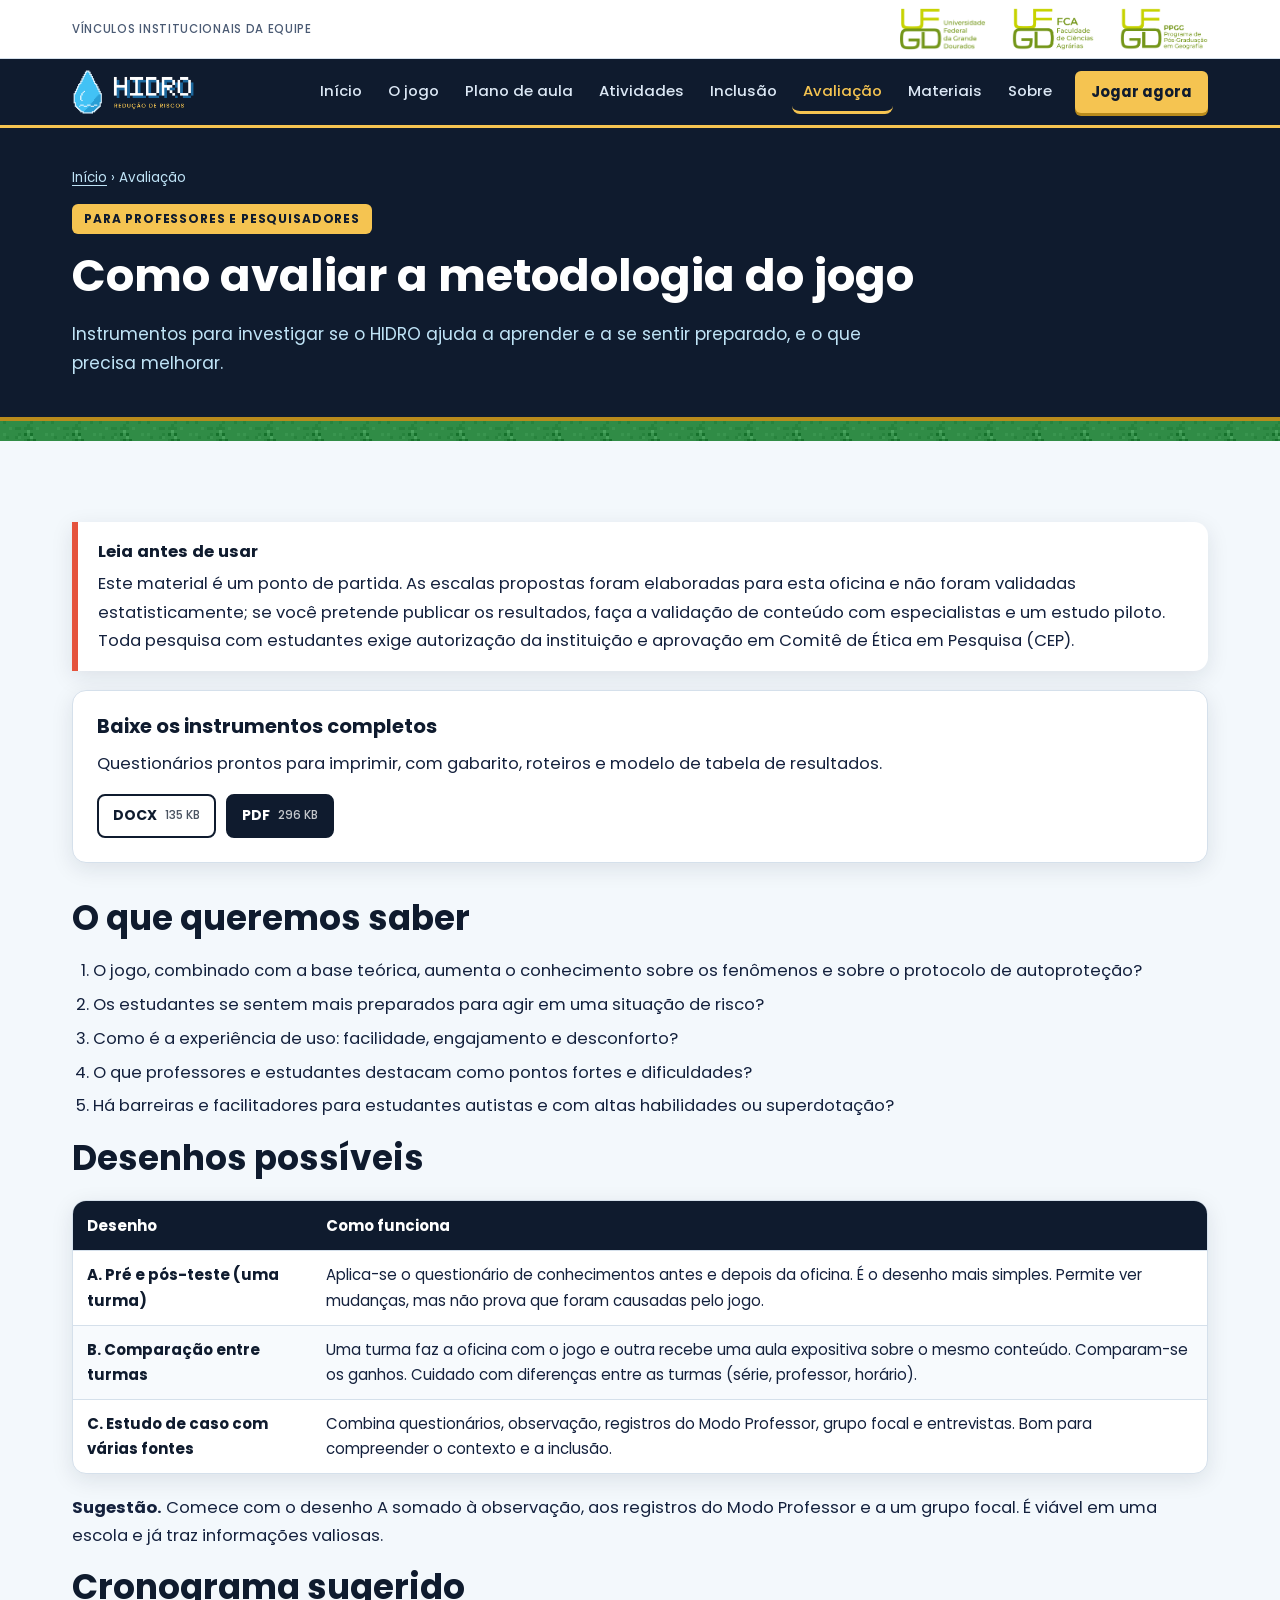
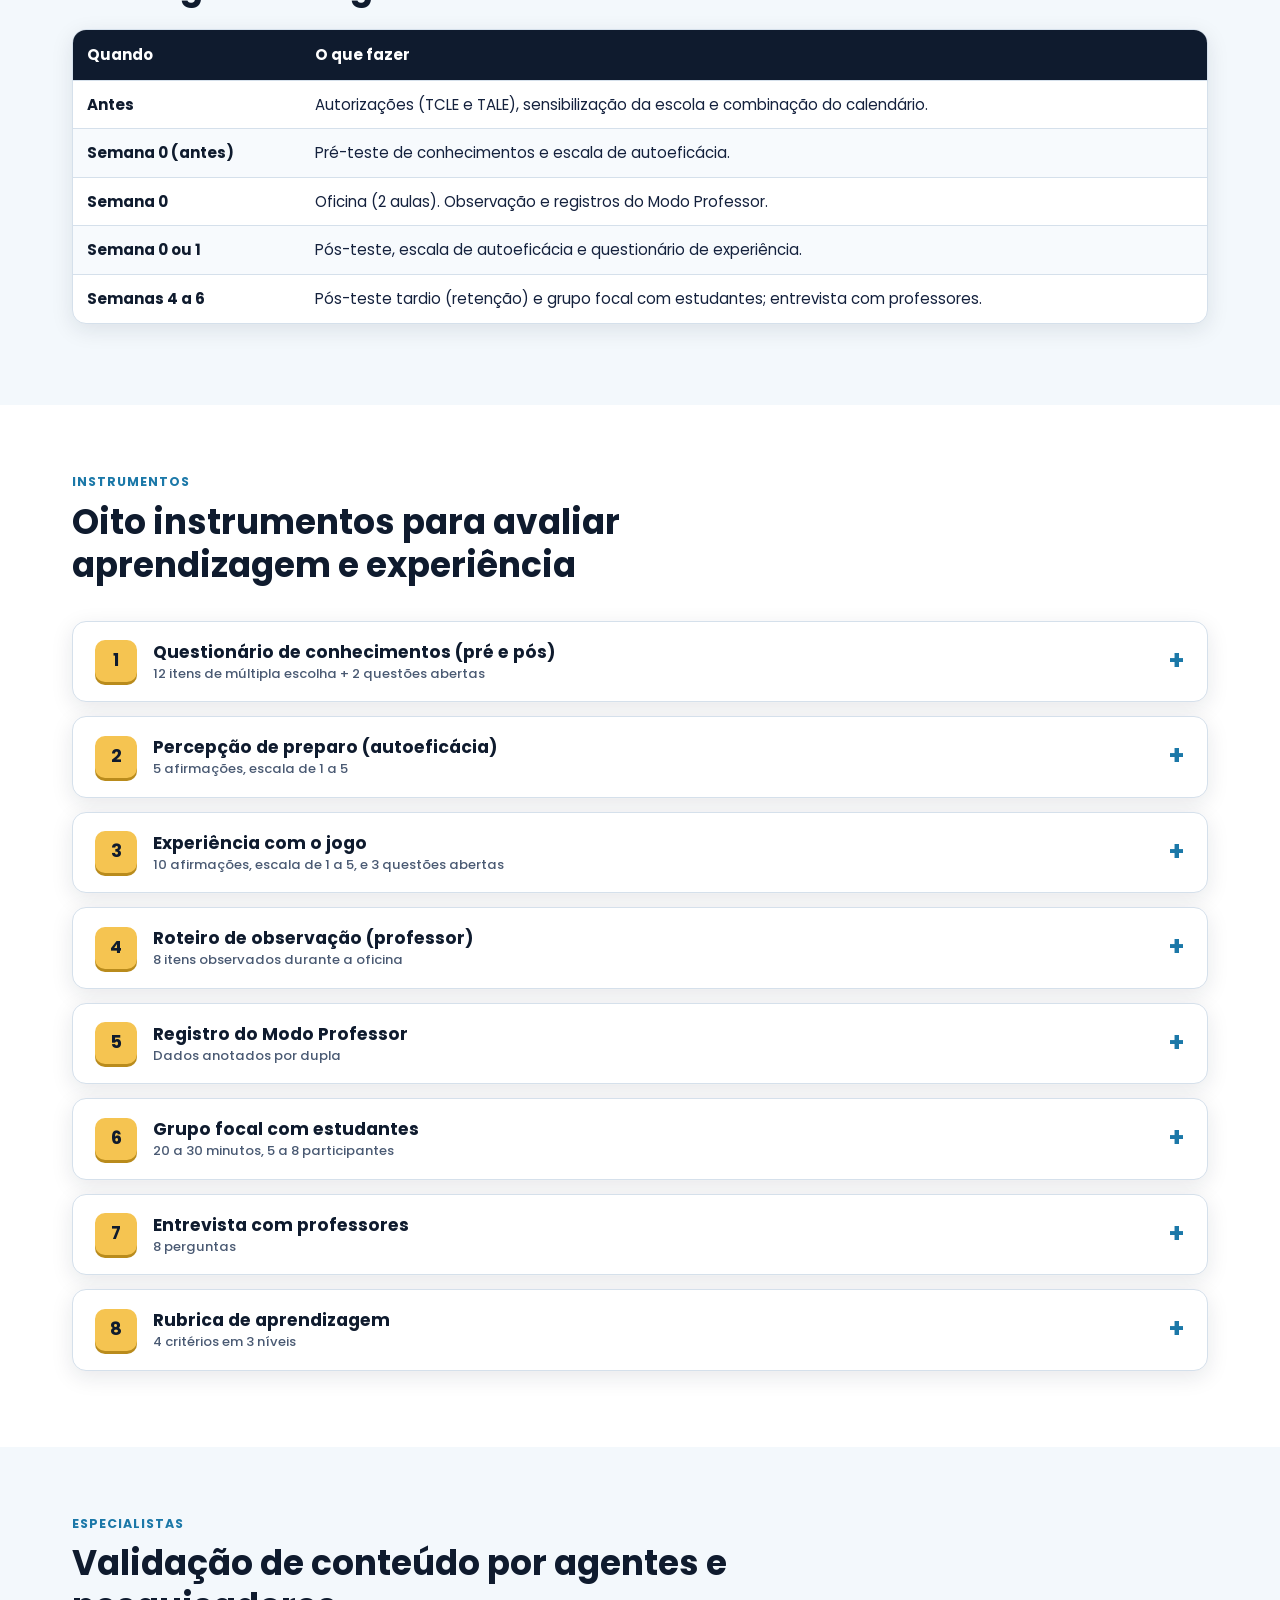
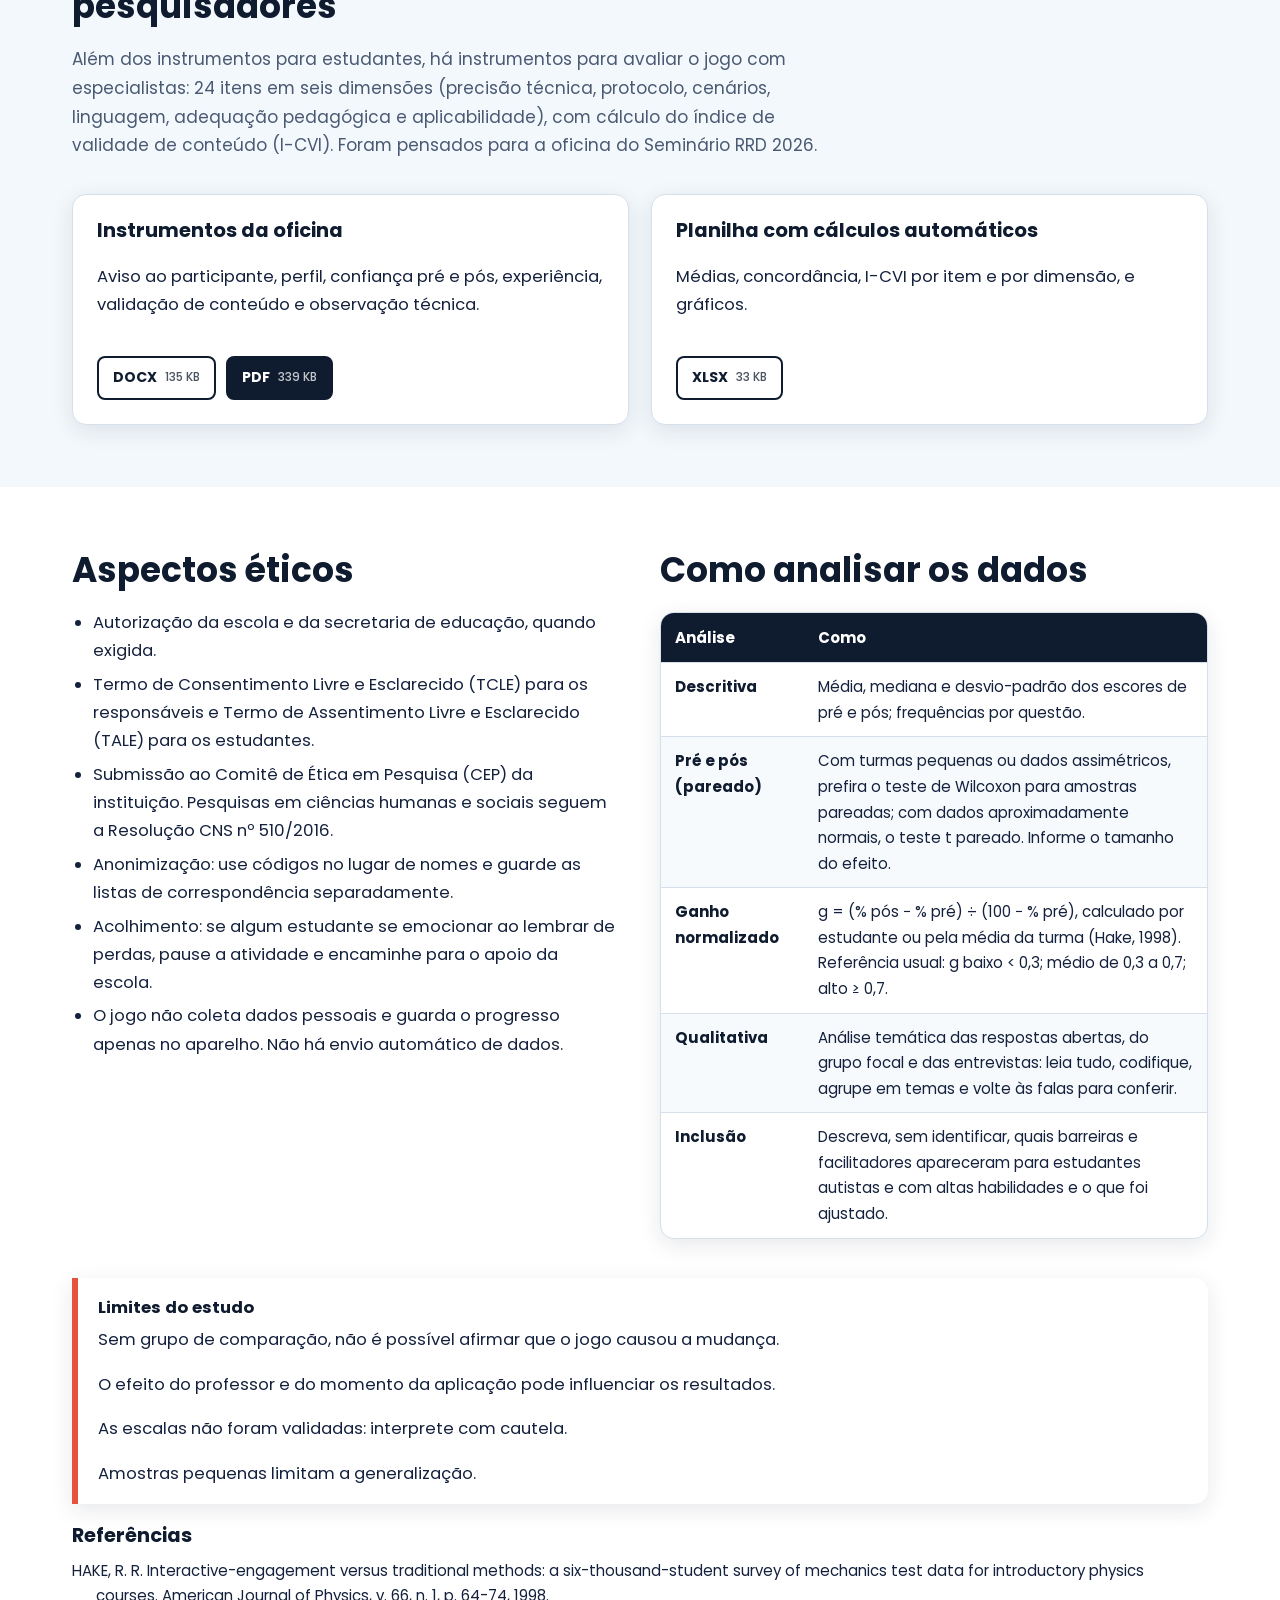
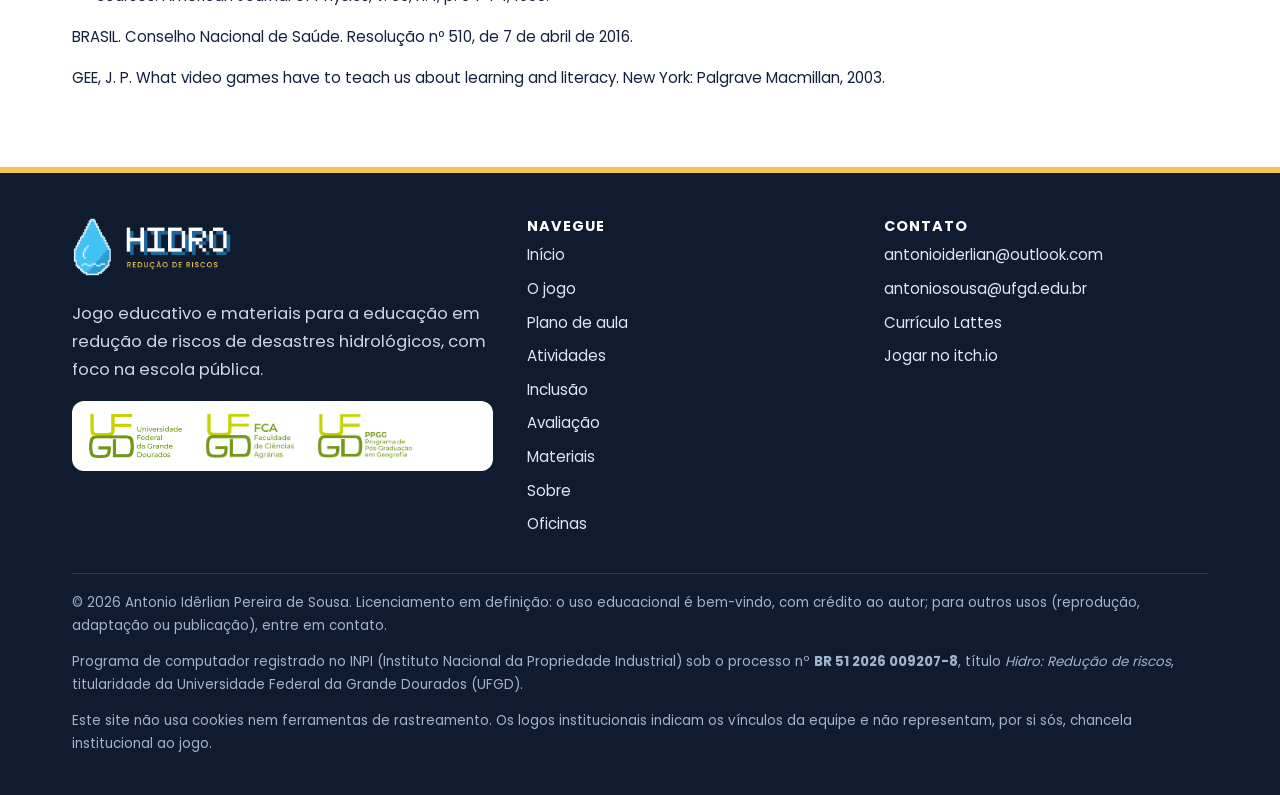
<file: avaliacao.html>
<!doctype html>
<html lang="pt-BR">
<head>
<meta charset="utf-8">
<meta name="viewport" content="width=device-width, initial-scale=1">
<title>Avaliação da metodologia | HIDRO: Redução de Riscos</title>
<meta name="description" content="Instrumentos para avaliar a aprendizagem e a metodologia do jogo HIDRO: pré e pós-teste, escalas, observação, grupo focal, aspectos éticos e análise dos dados.">
<meta name="author" content="Antonio Idêrlian Pereira de Sousa">
<meta name="theme-color" content="#0F1B2E">
<link rel="canonical" href="https://hidroreducacaoriscosufgd.netlify.app/avaliacao.html">
<meta property="og:type" content="website">
<meta property="og:locale" content="pt_BR">
<meta property="og:site_name" content="HIDRO: Redução de Riscos">
<meta property="og:title" content="Avaliação da metodologia | HIDRO: Redução de Riscos">
<meta property="og:description" content="Instrumentos para avaliar a aprendizagem e a metodologia do jogo HIDRO: pré e pós-teste, escalas, observação, grupo focal, aspectos éticos e análise dos dados.">
<meta property="og:url" content="https://hidroreducacaoriscosufgd.netlify.app/avaliacao.html">
<meta property="og:image" content="https://hidroreducacaoriscosufgd.netlify.app/assets/img/og-card.png">
<meta property="og:image:width" content="1200"><meta property="og:image:height" content="630">
<meta property="og:image:alt" content="HIDRO: Redução de Riscos. Jogo educativo, plano de aula e materiais. Logos da UFGD, FCA e PPGG.">
<meta name="twitter:card" content="summary_large_image">
<meta name="twitter:title" content="Avaliação da metodologia | HIDRO: Redução de Riscos">
<meta name="twitter:description" content="Instrumentos para avaliar a aprendizagem e a metodologia do jogo HIDRO: pré e pós-teste, escalas, observação, grupo focal, aspectos éticos e análise dos dados.">
<meta name="twitter:image" content="https://hidroreducacaoriscosufgd.netlify.app/assets/img/og-card.png">
<link rel="icon" type="image/png" href="assets/img/favicon.png">
<link rel="apple-touch-icon" href="assets/img/apple-touch-icon.png">
<link rel="stylesheet" href="assets/css/style.css">
</head>
<body>
<a class="skip-link" href="#conteudo">Ir para o conteúdo</a>
<div class="inst-bar"><div class="wrap">
  <span class="inst-label">Vínculos institucionais da equipe</span>
  <a href="https://www.ufgd.edu.br" target="_blank" rel="noopener" aria-label="UFGD (abre em nova aba)"><img src="assets/img/logo-ufgd.png" alt="UFGD, Universidade Federal da Grande Dourados"></a>
  <img src="assets/img/logo-fca.png" alt="FCA, Faculdade de Ciências Agrárias da UFGD">
  <img src="assets/img/logo-ppgg.png" alt="PPGG, Programa de Pós-Graduação em Geografia da UFGD">
</div></div>
<header class="site-header"><div class="wrap">
  <a class="brand" href="index.html" aria-label="HIDRO: Redução de Riscos, página inicial"><img src="assets/img/logo-hidro-escuro.png" alt="HIDRO: Redução de Riscos" width="123" height="46"></a>
  <button class="nav-toggle" type="button" aria-expanded="false" aria-controls="nav">Menu</button>
  <nav class="nav" id="nav" aria-label="Principal"><a href="index.html">Início</a><a href="jogo.html">O jogo</a><a href="plano-de-aula.html">Plano de aula</a><a href="atividades.html">Atividades</a><a href="inclusao.html">Inclusão</a><a href="avaliacao.html" aria-current="page">Avaliação</a><a href="materiais.html">Materiais</a><a href="sobre.html">Sobre</a><a class="btn-play" href="https://aigeogames.itch.io/hidro-educacao-reducao-riscos-ufgd" target="_blank" rel="noopener">Jogar agora</a></nav>
</div></header>
<main id="conteudo">
<section class="page-hero"><div class="wrap"><div class="breadcrumb"><a href="index.html">Início</a> &rsaquo; Avaliação</div><span class="kicker">Para professores e pesquisadores</span><h1>Como avaliar a metodologia do jogo</h1><p>Instrumentos para investigar se o HIDRO ajuda a aprender e a se sentir preparado, e o que precisa melhorar.</p></div></section><div class="tile-strip" aria-hidden="true"></div>

<section class="section"><div class="wrap">
  <div class="callout warn"><strong class="t">Leia antes de usar</strong><p>Este material é um ponto de partida. As escalas propostas foram elaboradas para esta oficina e não foram validadas estatisticamente; se você pretende publicar os resultados, faça a validação de conteúdo com especialistas e um estudo piloto. Toda pesquisa com estudantes exige autorização da instituição e aprovação em Comitê de Ética em Pesquisa (CEP).</p></div>
  <div class="card no-print"><h3>Baixe os instrumentos completos</h3><p>Questionários prontos para imprimir, com gabarito, roteiros e modelo de tabela de resultados.</p><div class="btns"><a class="dl-btn" href="materiais/HIDRO_Instrumentos_de_avaliacao.docx" download>DOCX <small>135 KB</small></a><a class="dl-btn primary" href="materiais/HIDRO_Instrumentos_de_avaliacao.pdf" download>PDF <small>296 KB</small></a></div></div>
  <h2 style="margin-top:34px">O que queremos saber</h2><ol><li>O jogo, combinado com a base teórica, aumenta o conhecimento sobre os fenômenos e sobre o protocolo de autoproteção?</li><li>Os estudantes se sentem mais preparados para agir em uma situação de risco?</li><li>Como é a experiência de uso: facilidade, engajamento e desconforto?</li><li>O que professores e estudantes destacam como pontos fortes e dificuldades?</li><li>Há barreiras e facilitadores para estudantes autistas e com altas habilidades ou superdotação?</li></ol>
  <h2>Desenhos possíveis</h2><div class="table-wrap"><table><thead><tr><th class="first" scope="col">Desenho</th><th scope="col">Como funciona</th></tr></thead><tbody><tr><td class="first">A. Pré e pós-teste (uma turma)</td><td>Aplica-se o questionário de conhecimentos antes e depois da oficina. É o desenho mais simples. Permite ver mudanças, mas não prova que foram causadas pelo jogo.</td></tr><tr><td class="first">B. Comparação entre turmas</td><td>Uma turma faz a oficina com o jogo e outra recebe uma aula expositiva sobre o mesmo conteúdo. Comparam-se os ganhos. Cuidado com diferenças entre as turmas (série, professor, horário).</td></tr><tr><td class="first">C. Estudo de caso com várias fontes</td><td>Combina questionários, observação, registros do Modo Professor, grupo focal e entrevistas. Bom para compreender o contexto e a inclusão.</td></tr></tbody></table></div>
  <p><strong>Sugestão.</strong> Comece com o desenho A somado à observação, aos registros do Modo Professor e a um grupo focal. É viável em uma escola e já traz informações valiosas.</p>
  <h2>Cronograma sugerido</h2><div class="table-wrap"><table><thead><tr><th class="first" scope="col">Quando</th><th scope="col">O que fazer</th></tr></thead><tbody><tr><td class="first">Antes</td><td>Autorizações (TCLE e TALE), sensibilização da escola e combinação do calendário.</td></tr><tr><td class="first">Semana 0 (antes)</td><td>Pré-teste de conhecimentos e escala de autoeficácia.</td></tr><tr><td class="first">Semana 0</td><td>Oficina (2 aulas). Observação e registros do Modo Professor.</td></tr><tr><td class="first">Semana 0 ou 1</td><td>Pós-teste, escala de autoeficácia e questionário de experiência.</td></tr><tr><td class="first">Semanas 4 a 6</td><td>Pós-teste tardio (retenção) e grupo focal com estudantes; entrevista com professores.</td></tr></tbody></table></div>
</div></section>

<section class="section alt"><div class="wrap">
  <div class="section-head"><span class="eyebrow">Instrumentos</span><h2>Oito instrumentos para avaliar aprendizagem e experiência</h2></div>
  <details class="acc" id="i1"><summary><span class="num">1</span><span class="ttl">Questionário de conhecimentos (pré e pós)<span class="meta">12 itens de múltipla escolha + 2 questões abertas</span></span></summary><div class="inner"><p>Marque uma alternativa por questão. Se não souber, marque a opção que você acha mais correta. Pode ser aplicado antes e depois; para reduzir memorização, embaralhe a ordem das questões e das alternativas no pós-teste.</p><ol><li>Qual é o número de telefone da Defesa Civil?<br><small>A) 192 | B) 193 | C) 199 &rarr; <strong>Resposta: C</strong></small></li><li>Em uma emergência, qual é o primeiro passo do protocolo de segurança?<br><small>A) Avisar a Defesa Civil | B) Proteger-se | C) Ajudar os vizinhos &rarr; <strong>Resposta: B</strong></small></li><li>O que é uma enxurrada?<br><small>A) Água acumulada e parada na rua | B) Água que escorre rápido e com força, principalmente em ruas com declive | C) Terra que desce de uma encosta &rarr; <strong>Resposta: B</strong></small></li><li>O que é um alagamento?<br><small>A) Acúmulo de água na rua porque a drenagem não dá conta ou está entupida | B) Transbordamento de um rio por vários dias | C) Água que desce um morro em alta velocidade &rarr; <strong>Resposta: A</strong></small></li><li>O que é uma enchente?<br><small>A) Aumento do nível da água dentro do rio, sem transbordar | B) Acúmulo de água de chuva na rua por falta de escoamento | C) Terra que desce de uma encosta &rarr; <strong>Resposta: A</strong></small></li><li>O que é uma inundação?<br><small>A) A mesma coisa que uma enxurrada | B) Quando a água do rio ultrapassa as margens e alcança a planície | C) Água parada em uma poça pequena &rarr; <strong>Resposta: B</strong></small></li><li>Qual destes é um sinal de possível deslizamento?<br><small>A) Céu nublado | B) Rachaduras no chão e árvores ou postes inclinados | C) Vento fraco &rarr; <strong>Resposta: B</strong></small></li><li>Por que o lixo jogado na rua contribui para alagamentos?<br><small>A) Porque entope as bocas de lobo (bueiros) e a água não escoa | B) Porque o lixo atrai mais chuva | C) Porque o lixo esquenta o asfalto &rarr; <strong>Resposta: A</strong></small></li><li>Qual destes perigos costuma ficar escondido em uma rua alagada?<br><small>A) Poço de visita sem tampão, buracos e fios energizados | B) Somente folhas secas | C) Nenhum, a água da chuva é limpa &rarr; <strong>Resposta: A</strong></small></li><li>A água começa a subir dentro de casa. O que fazer com a energia elétrica?<br><small>A) Deixar ligada para não estragar a comida | B) Desligar o disjuntor geral antes que a água atinja as tomadas | C) Só desligar depois que a água baixar &rarr; <strong>Resposta: B</strong></small></li><li>Você vê rachaduras em uma encosta perto da sua casa. O que fazer?<br><small>A) Tapar com cimento e ficar tranquilo | B) Afastar-se e avisar a Defesa Civil (199) | C) Subir na encosta para olhar de perto &rarr; <strong>Resposta: B</strong></small></li><li>Você já saiu de casa e lembra que esqueceu um brinquedo lá dentro. O que fazer?<br><small>A) Voltar rapidamente para pegar | B) Não voltar: objetos podem ser repostos, vidas não | C) Pedir para uma criança buscar &rarr; <strong>Resposta: B</strong></small></li><li>Qual conjunto é o mais adequado para uma mochila de emergência?<br><small>A) Brinquedos e doces | B) Documentos em saco plástico, água, remédios, lanterna e carregador | C) Apenas roupas de festa &rarr; <strong>Resposta: B</strong></small></li></ol><p><strong>Questões abertas.</strong></p><ul><li>Explique com suas palavras a diferença entre alagamento e enxurrada.</li><li>Descreva o que você faria se a água começasse a subir na rua da sua casa.</li></ul><p>Questões fechadas: 1 ponto cada (0 a 12). Questões abertas: 0 a 2 pontos cada (0 a 4). Total: 0 a 16. Calcule também a porcentagem de acertos para o ganho normalizado.</p></div></details>
  <details class="acc" id="i2"><summary><span class="num">2</span><span class="ttl">Percepção de preparo (autoeficácia)<span class="meta">5 afirmações, escala de 1 a 5</span></span></summary><div class="inner"><p>Marque de 1 (discordo totalmente) a 5 (concordo totalmente).</p><ol><li>Sei o que fazer para me proteger se a rua alagar.</li><li>Sei a quem pedir ajuda em uma emergência com chuva forte.</li><li>Consigo reconhecer sinais de que uma encosta pode deslizar.</li><li>Consigo explicar para a minha família o que fazer em uma enchente.</li><li>Eu me sinto preparado(a) para ajudar outra pessoa em uma situação de risco.</li></ol></div></details>
  <details class="acc" id="i3"><summary><span class="num">3</span><span class="ttl">Experiência com o jogo<span class="meta">10 afirmações, escala de 1 a 5, e 3 questões abertas</span></span></summary><div class="inner"><p>Marque de 1 (discordo totalmente) a 5 (concordo totalmente). Não há resposta certa: queremos saber o que você sentiu.</p><ol><li>Foi fácil entender o que eu precisava fazer no jogo.</li><li>Consegui usar os controles sem dificuldade.</li><li>Os textos do jogo foram fáceis de ler.</li><li>Eu quis continuar jogando.</li><li>Aprendi coisas novas jogando.</li><li>O jogo me fez pensar no que eu faria em uma emergência.</li><li>Eu me senti nervoso(a) ou desconfortável durante o jogo.</li><li>Os sons, as luzes ou os efeitos me incomodaram.</li><li>O tempo do jogo foi suficiente para eu pensar.</li><li>Eu recomendaria o jogo para colegas.</li></ol><h4>Questões abertas</h4><ul><li>O que você mais gostou?</li><li>O que foi mais difícil?</li><li>O que você mudaria no jogo?</li></ul><div class="callout "><strong class="t">Nota de análise</strong><p>Os itens 7 e 8 são negativos: valores altos indicam mais desconforto. Analise-os separadamente, sem somar aos demais.</p></div></div></details>
  <details class="acc" id="i4"><summary><span class="num">4</span><span class="ttl">Roteiro de observação (professor)<span class="meta">8 itens observados durante a oficina</span></span></summary><div class="inner"><p>Para cada item, registre: nunca, às vezes ou sempre, e escreva um exemplo.</p><ul><li>A dupla seguiu a ordem do protocolo (proteja-se, avise, aja)?</li><li>Os estudantes justificaram as decisões com conceitos da aula?</li><li>Houve colaboração e troca de papéis?</li><li>Quais dificuldades técnicas apareceram (controles, tela, som, conexão)?</li><li>Houve sinais de sobrecarga (pausas frequentes, incômodo com sons ou luzes, ansiedade com o relógio)? O que ajudou?</li><li>Alguém precisou do modo calmo (efeitos reduzidos ou sem relógio)?</li><li>Quais perguntas ou dúvidas surgiram?</li><li>Que conceitos errados apareceram e foram corrigidos?</li></ul></div></details>
  <details class="acc" id="i5"><summary><span class="num">5</span><span class="ttl">Registro do Modo Professor<span class="meta">Dados anotados por dupla</span></span></summary><div class="inner"><p>Aperte a tecla T (ou o botão PROFESSOR) durante o jogo para ver as últimas decisões seguras e perigosas e o resultado do quiz por fase. O jogo guarda os dados apenas no aparelho e não envia nada para a internet. Anote por dupla:</p><ul><li>Dupla (código)</li><li>Fase</li><li>Tentativas</li><li>Decisões seguras</li><li>Decisões perigosas</li><li>Quiz (acertos)</li><li>Medalha</li><li>Observações</li></ul></div></details>
  <details class="acc" id="i6"><summary><span class="num">6</span><span class="ttl">Grupo focal com estudantes<span class="meta">20 a 30 minutos, 5 a 8 participantes</span></span></summary><div class="inner"><ol><li>Contem, com as suas palavras, o que vocês fizeram na oficina.</li><li>O que vocês aprenderam que não sabiam antes?</li><li>Teve alguma parte do jogo em que vocês tiveram dúvida ou se sentiram perdidos?</li><li>Alguma coisa incomodou (sons, luzes, tempo, textos)? O que ajudou?</li><li>O que o jogo tem de parecido ou diferente com uma situação real?</li><li>O que vocês contaram (ou contariam) em casa?</li><li>O que vocês mudariam no jogo ou na aula?</li></ol></div></details>
  <details class="acc" id="i7"><summary><span class="num">7</span><span class="ttl">Entrevista com professores<span class="meta">8 perguntas</span></span></summary><div class="inner"><ol><li>Como o jogo se relacionou com o seu planejamento e com a BNCC?</li><li>Quanto tempo de preparo foi necessário?</li><li>Que atividades funcionaram melhor? Quais precisariam de ajustes?</li><li>Como foi a participação de estudantes com deficiência, TEA ou altas habilidades?</li><li>Que recursos técnicos ajudaram ou dificultaram (aparelhos, internet, projetor)?</li><li>Você usaria de novo? Em que condições?</li><li>O que mudaria no jogo e no material de apoio?</li><li>Que outros conteúdos ou fenômenos gostaria de ver?</li></ol></div></details>
  <details class="acc" id="i8"><summary><span class="num">8</span><span class="ttl">Rubrica de aprendizagem<span class="meta">4 critérios em 3 níveis</span></span></summary><div class="inner"><div class="table-wrap"><table><thead><tr><th class="first" scope="col">Critério</th><th scope="col">Em construção</th><th scope="col">Alcançado</th><th scope="col">Avançado</th></tr></thead><tbody><tr><td class="first">Conceitos</td><td>Confunde os fenômenos.</td><td>Diferencia os quatro fenômenos.</td><td>Explica causas e dá exemplos do bairro.</td></tr><tr><td class="first">Protocolo</td><td>Lembra parte da sequência.</td><td>Aplica proteja-se, avise, aja.</td><td>Justifica cada passo e a ordem.</td></tr><tr><td class="first">Decisões no jogo</td><td>Erra sem perceber por quê.</td><td>Explica decisões que ajudaram ou atrapalharam.</td><td>Propõe como agiria na vida real.</td></tr><tr><td class="first">Participação</td><td>Participa quando solicitado.</td><td>Colabora com a dupla.</td><td>Ajuda outros grupos e conduz a discussão.</td></tr></tbody></table></div></div></details>
</div></section>

<section class="section"><div class="wrap">
  <div class="section-head"><span class="eyebrow">Especialistas</span><h2>Validação de conteúdo por agentes e pesquisadores</h2><p>Além dos instrumentos para estudantes, há instrumentos para avaliar o jogo com especialistas: 24 itens em seis dimensões (precisão técnica, protocolo, cenários, linguagem, adequação pedagógica e aplicabilidade), com cálculo do índice de validade de conteúdo (I-CVI). Foram pensados para a oficina do Seminário RRD 2026.</p></div>
  <div class="grid c2 no-print"><div class="card dl-card"><h3>Instrumentos da oficina</h3><p>Aviso ao participante, perfil, confiança pré e pós, experiência, validação de conteúdo e observação técnica.</p><div class="btns"><a class="dl-btn" href="materiais/HIDRO_Oficina_Instrumentos.docx" download>DOCX <small>135 KB</small></a><a class="dl-btn primary" href="materiais/HIDRO_Oficina_Instrumentos.pdf" download>PDF <small>339 KB</small></a></div></div><div class="card dl-card"><h3>Planilha com cálculos automáticos</h3><p>Médias, concordância, I-CVI por item e por dimensão, e gráficos.</p><div class="btns"><a class="dl-btn" href="materiais/HIDRO_Planilha_da_oficina.xlsx" download>XLSX <small>33 KB</small></a></div></div></div>
</div></section>

<section class="section alt"><div class="wrap">
  <div class="split top">
    <div><h2>Aspectos éticos</h2><ul><li>Autorização da escola e da secretaria de educação, quando exigida.</li><li>Termo de Consentimento Livre e Esclarecido (TCLE) para os responsáveis e Termo de Assentimento Livre e Esclarecido (TALE) para os estudantes.</li><li>Submissão ao Comitê de Ética em Pesquisa (CEP) da instituição. Pesquisas em ciências humanas e sociais seguem a Resolução CNS nº 510/2016.</li><li>Anonimização: use códigos no lugar de nomes e guarde as listas de correspondência separadamente.</li><li>Acolhimento: se algum estudante se emocionar ao lembrar de perdas, pause a atividade e encaminhe para o apoio da escola.</li><li>O jogo não coleta dados pessoais e guarda o progresso apenas no aparelho. Não há envio automático de dados.</li></ul></div>
    <div><h2>Como analisar os dados</h2><div class="table-wrap"><table><thead><tr><th class="first" scope="col">Análise</th><th scope="col">Como</th></tr></thead><tbody><tr><td class="first">Descritiva</td><td>Média, mediana e desvio-padrão dos escores de pré e pós; frequências por questão.</td></tr><tr><td class="first">Pré e pós (pareado)</td><td>Com turmas pequenas ou dados assimétricos, prefira o teste de Wilcoxon para amostras pareadas; com dados aproximadamente normais, o teste t pareado. Informe o tamanho do efeito.</td></tr><tr><td class="first">Ganho normalizado</td><td>g = (% pós − % pré) ÷ (100 − % pré), calculado por estudante ou pela média da turma (Hake, 1998). Referência usual: g baixo &lt; 0,3; médio de 0,3 a 0,7; alto ≥ 0,7.</td></tr><tr><td class="first">Qualitativa</td><td>Análise temática das respostas abertas, do grupo focal e das entrevistas: leia tudo, codifique, agrupe em temas e volte às falas para conferir.</td></tr><tr><td class="first">Inclusão</td><td>Descreva, sem identificar, quais barreiras e facilitadores apareceram para estudantes autistas e com altas habilidades e o que foi ajustado.</td></tr></tbody></table></div></div>
  </div>
  <div class="callout warn"><strong class="t">Limites do estudo</strong><p>Sem grupo de comparação, não é possível afirmar que o jogo causou a mudança.</p><p>O efeito do professor e do momento da aplicação pode influenciar os resultados.</p><p>As escalas não foram validadas: interprete com cautela.</p><p>Amostras pequenas limitam a generalização.</p></div>
  <h3>Referências</h3><p style="padding-left:1.6em;text-indent:-1.6em;font-size:.94rem">HAKE, R. R. Interactive-engagement versus traditional methods: a six-thousand-student survey of mechanics test data for introductory physics courses. American Journal of Physics, v. 66, n. 1, p. 64-74, 1998.</p><p style="padding-left:1.6em;text-indent:-1.6em;font-size:.94rem">BRASIL. Conselho Nacional de Saúde. Resolução nº 510, de 7 de abril de 2016.</p><p style="padding-left:1.6em;text-indent:-1.6em;font-size:.94rem">GEE, J. P. What video games have to teach us about learning and literacy. New York: Palgrave Macmillan, 2003.</p>
</div></section>
</main>
<footer class="site-footer"><div class="wrap">
  <div class="footer-grid">
    <div>
      <img src="assets/img/logo-hidro-escuro.png" alt="HIDRO: Redução de Riscos" width="160" height="60" style="height:60px;width:auto">
      <p style="margin-top:14px">Jogo educativo e materiais para a educação em redução de riscos de desastres hidrológicos, com foco na escola pública.</p>
      <div class="logos-plate" aria-label="Vínculos institucionais da equipe">
        <img src="assets/img/logo-ufgd.png" alt="UFGD"><img src="assets/img/logo-fca.png" alt="FCA/UFGD"><img src="assets/img/logo-ppgg.png" alt="PPGG/UFGD">
      </div>
    </div>
    <div>
      <h4>Navegue</h4>
      <ul><li><a href="index.html">Início</a></li><li><a href="jogo.html">O jogo</a></li><li><a href="plano-de-aula.html">Plano de aula</a></li><li><a href="atividades.html">Atividades</a></li><li><a href="inclusao.html">Inclusão</a></li><li><a href="avaliacao.html">Avaliação</a></li><li><a href="materiais.html">Materiais</a></li><li><a href="sobre.html">Sobre</a></li><li><a href="oficina.html">Oficinas</a></li></ul>
    </div>
    <div>
      <h4>Contato</h4>
      <ul>
        <li><a href="mailto:antonioiderlian@outlook.com">antonioiderlian@outlook.com</a></li>
        <li><a href="mailto:antoniosousa@ufgd.edu.br">antoniosousa@ufgd.edu.br</a></li>
        <li><a href="http://lattes.cnpq.br/8679039748672255" target="_blank" rel="noopener">Currículo Lattes</a></li>
        <li><a href="https://aigeogames.itch.io/hidro-educacao-reducao-riscos-ufgd" target="_blank" rel="noopener">Jogar no itch.io</a></li>
      </ul>
    </div>
  </div>
  <div class="legal">
    <p>&copy; <span id="year">2026</span> Antonio Idêrlian Pereira de Sousa. Licenciamento em definição: o uso educacional é bem-vindo, com crédito ao autor; para outros usos (reprodução, adaptação ou publicação), entre em contato.</p>
    <p>Programa de computador registrado no INPI (Instituto Nacional da Propriedade Industrial) sob o processo n&ordm; <strong>BR 51 2026 009207-8</strong>, título <em>Hidro: Redução de riscos</em>, titularidade da Universidade Federal da Grande Dourados (UFGD).</p>
    <p>Este site não usa cookies nem ferramentas de rastreamento. Os logos institucionais indicam os vínculos da equipe e não representam, por si sós, chancela institucional ao jogo.</p>
  </div>
</div></footer>
<script src="assets/js/main.js"></script>
</body>
</html>
</file>
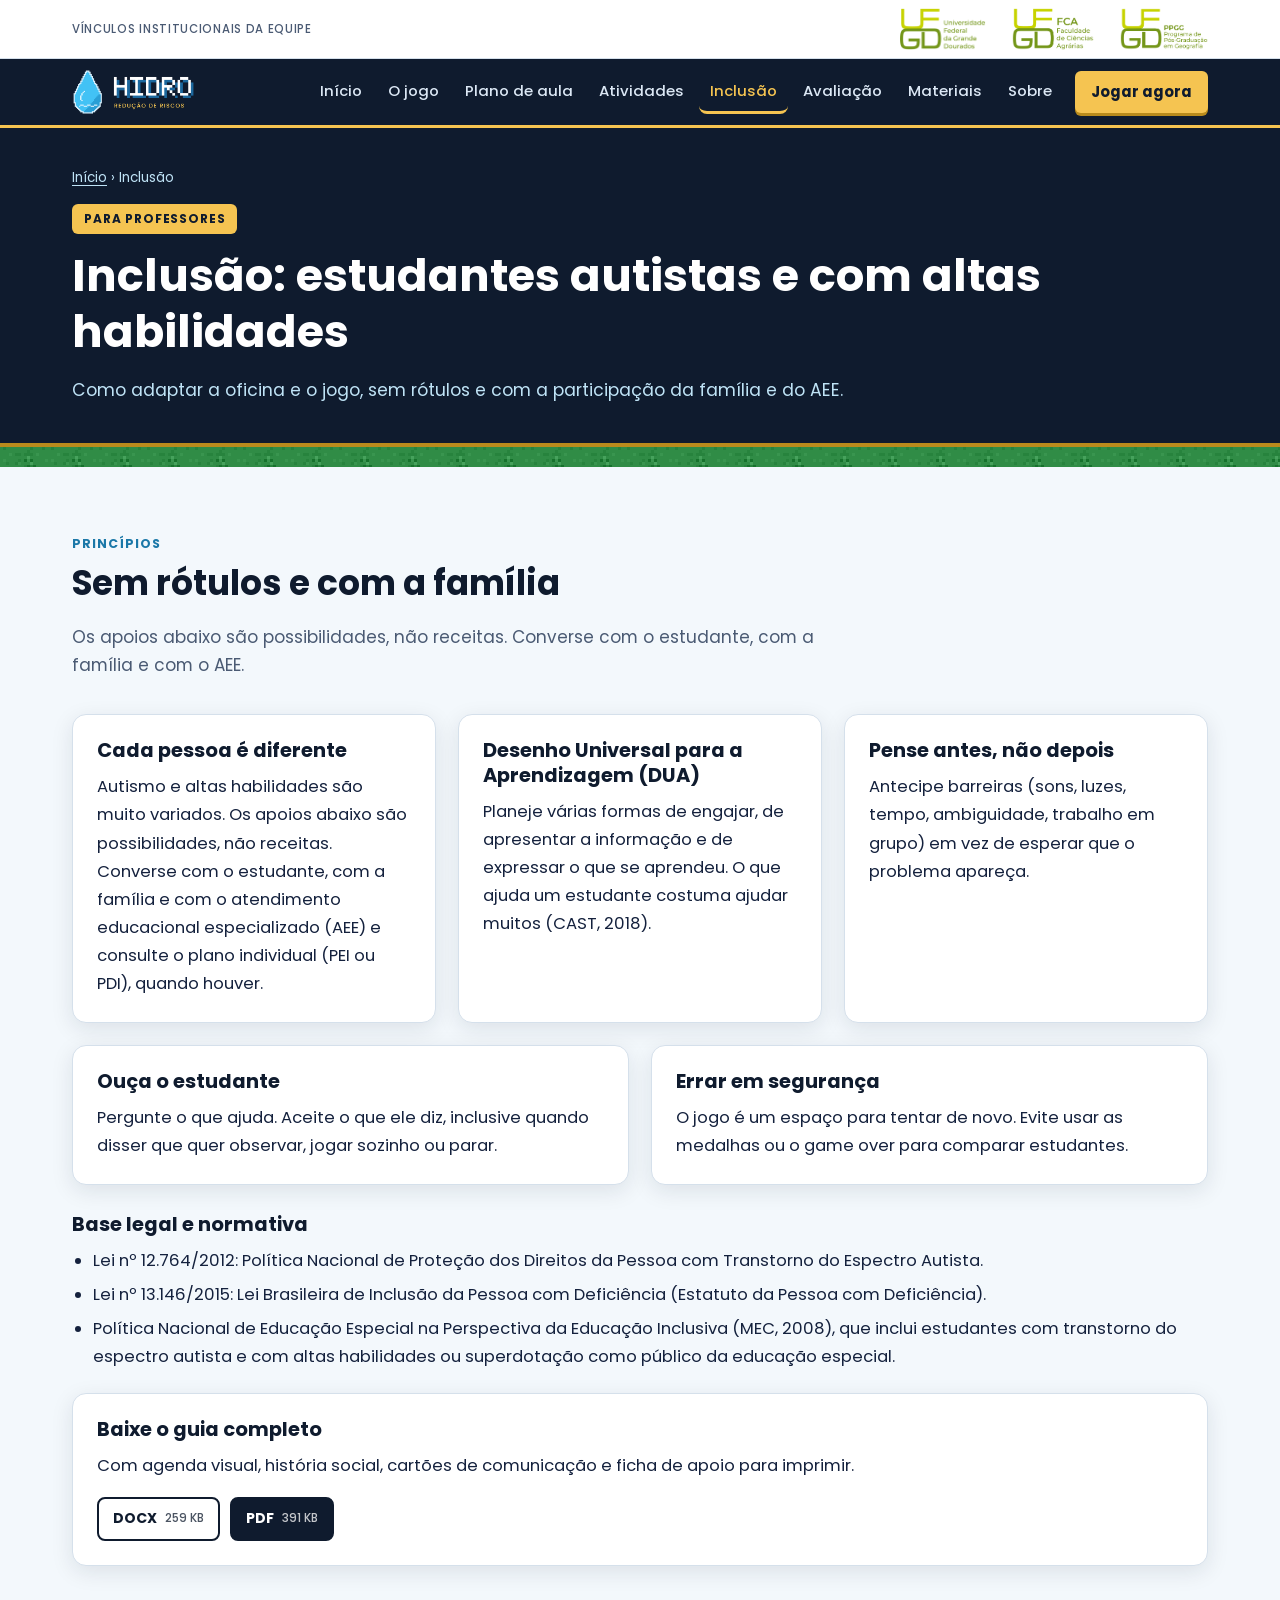
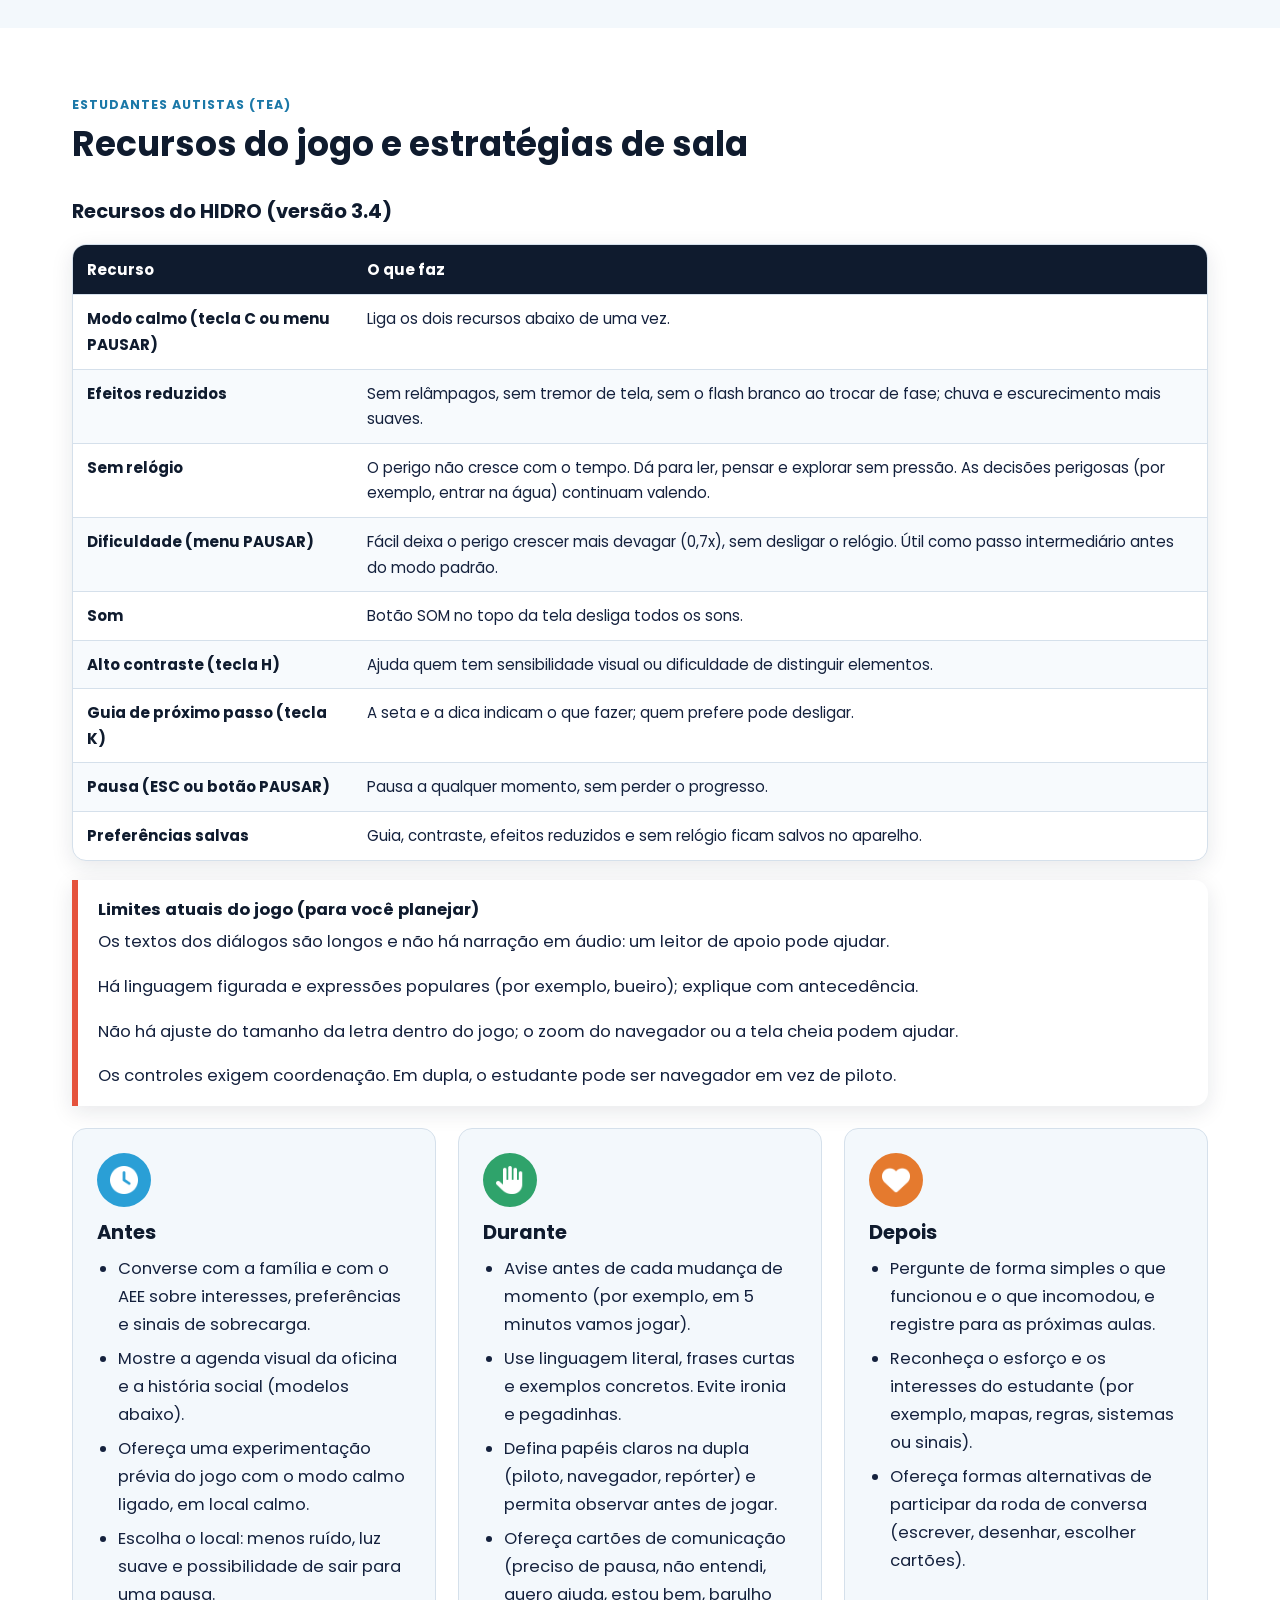
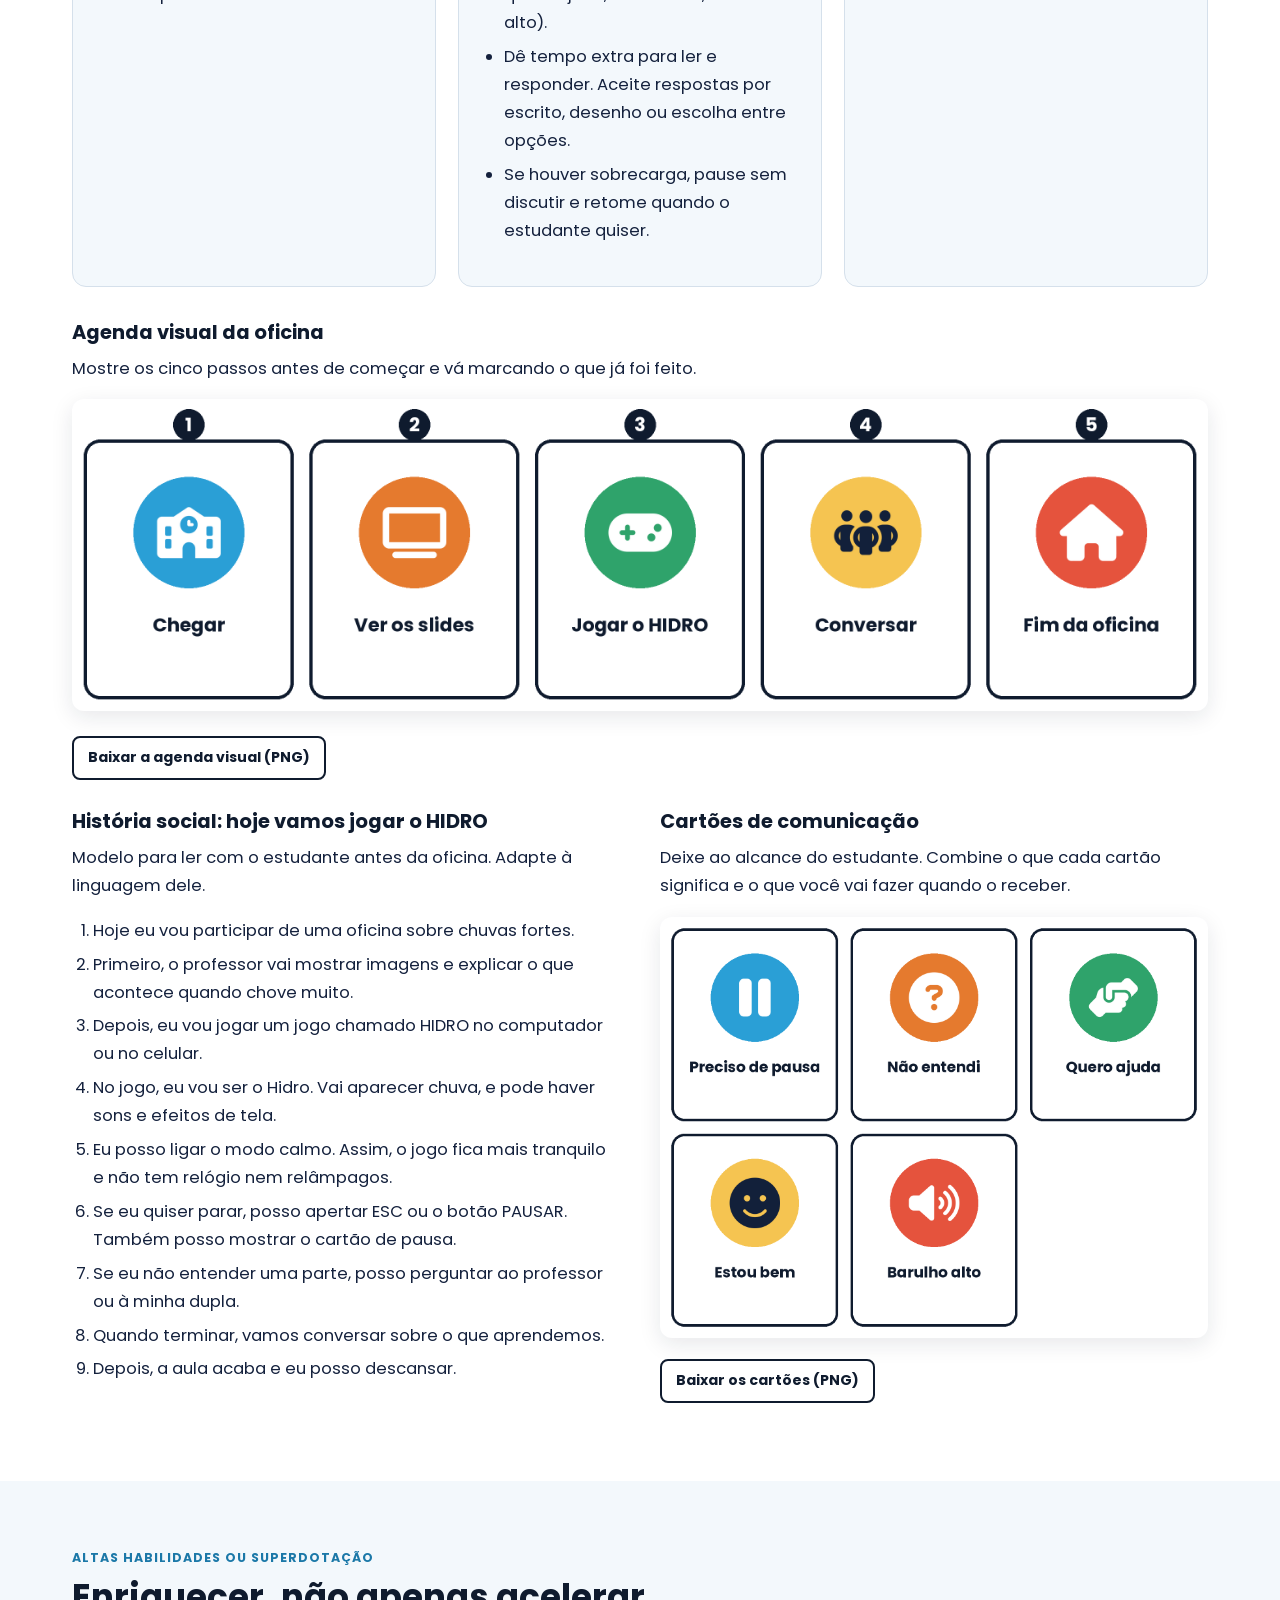
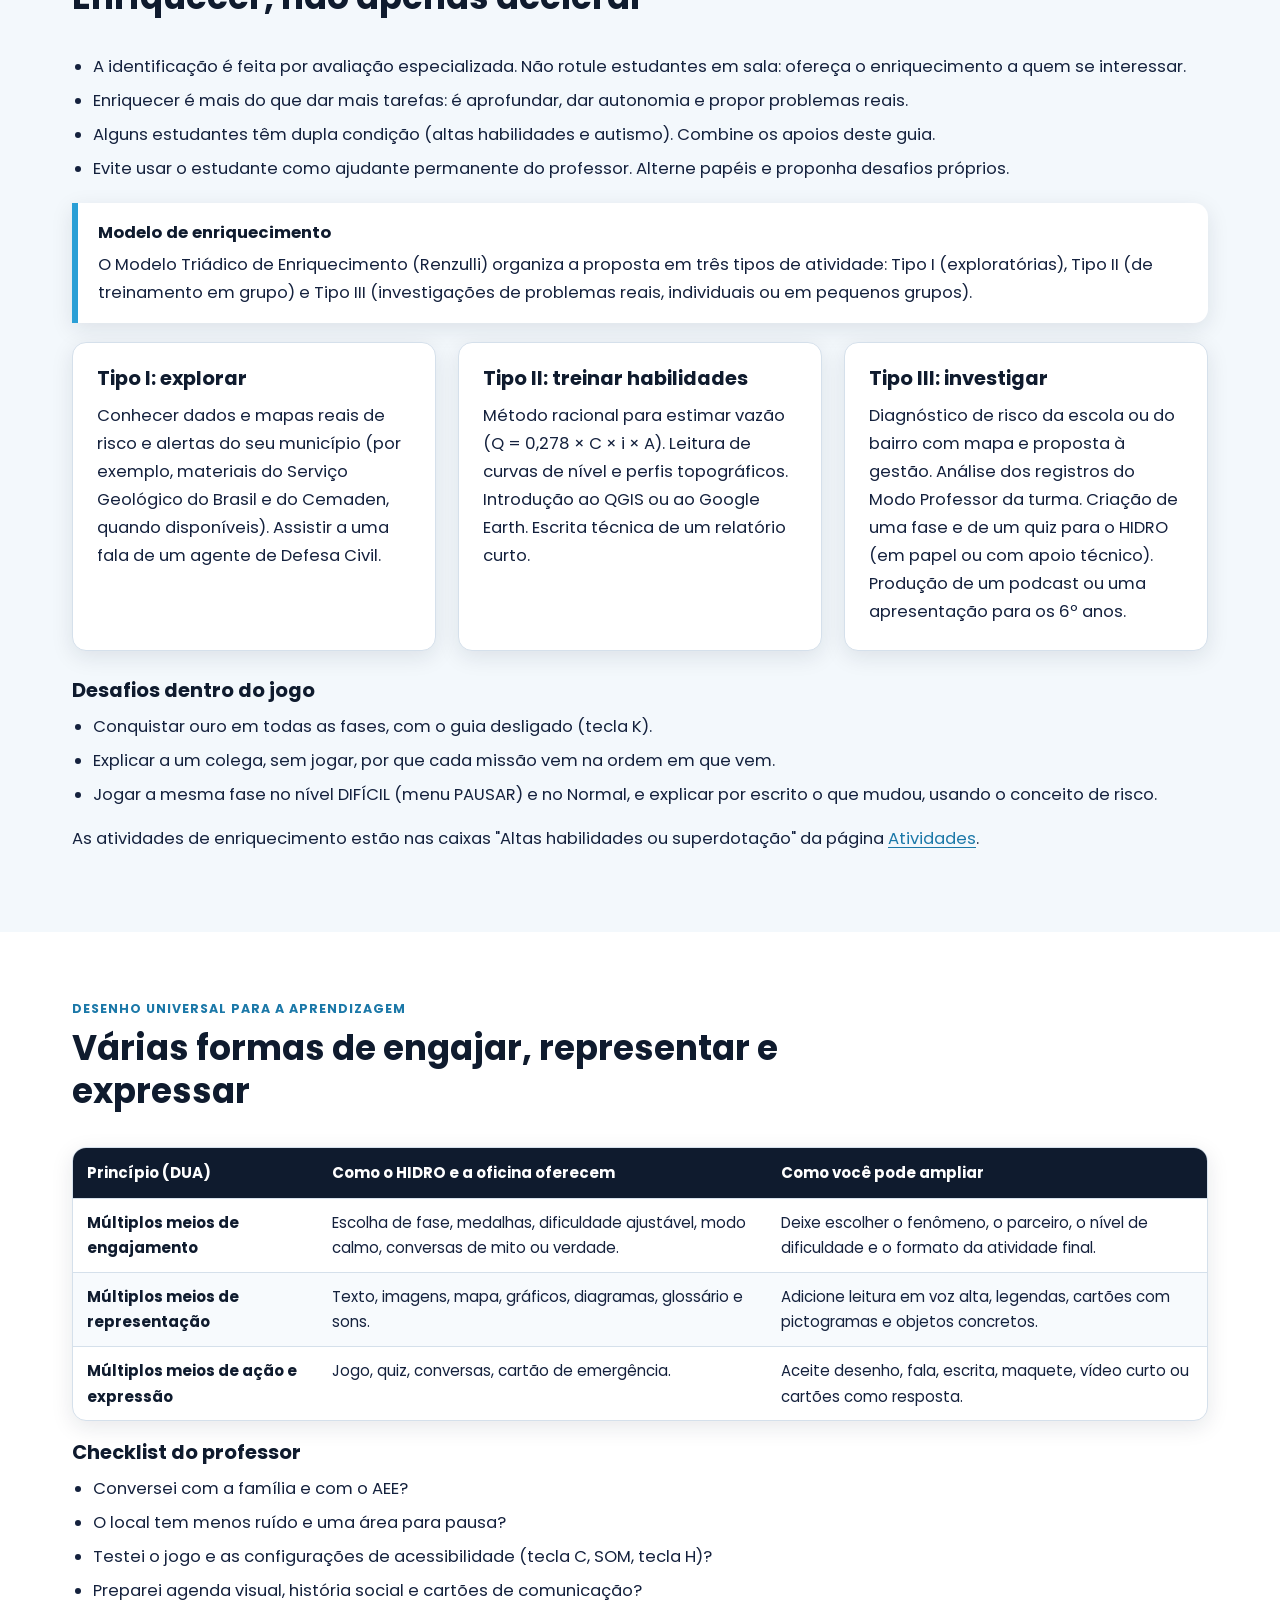
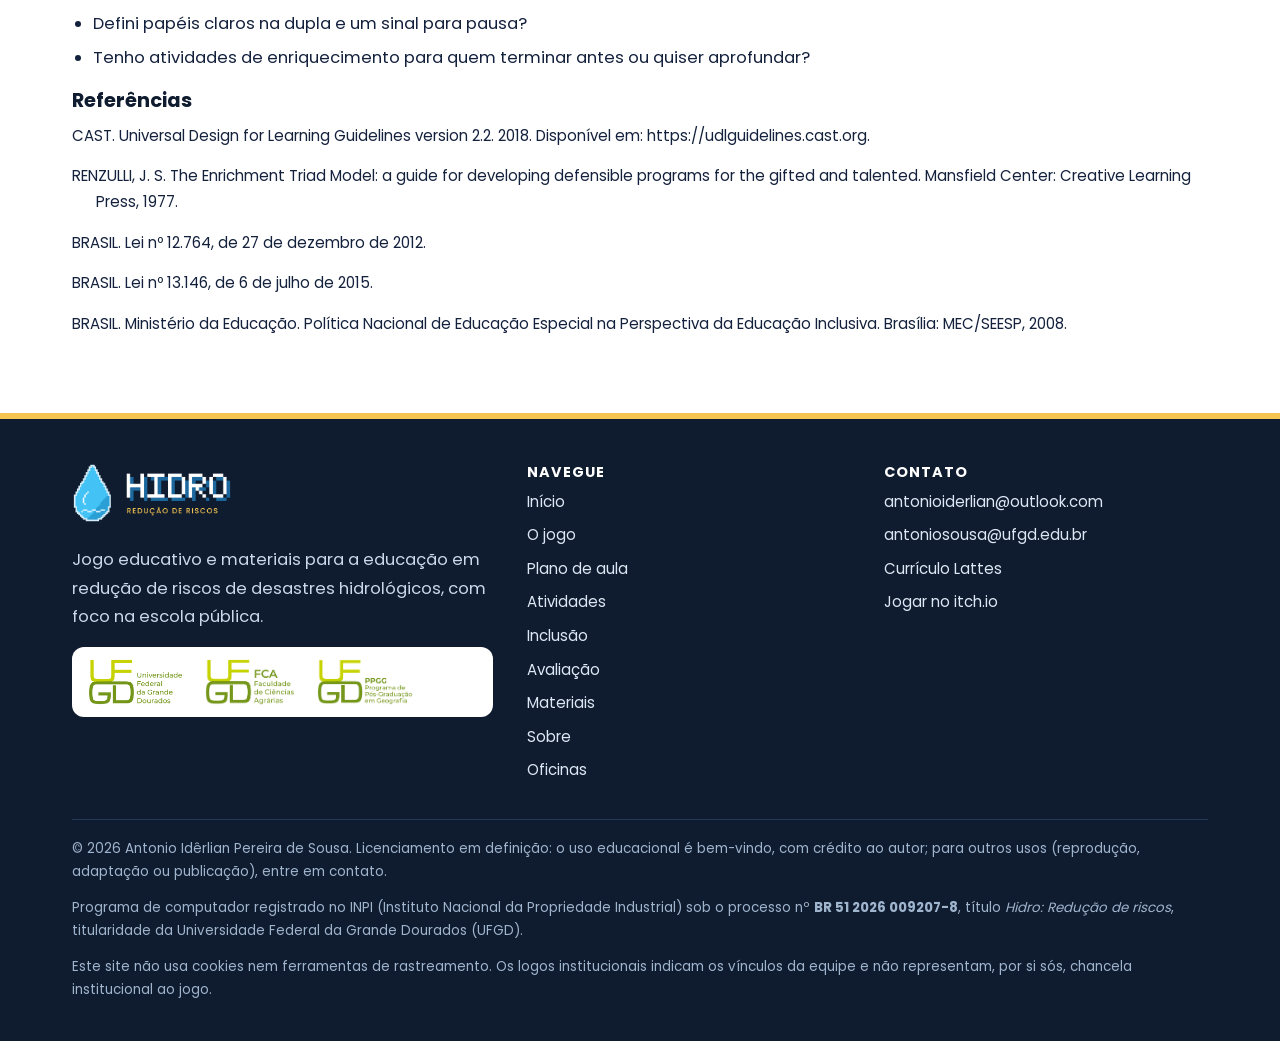
<file: inclusao.html>
<!doctype html>
<html lang="pt-BR">
<head>
<meta charset="utf-8">
<meta name="viewport" content="width=device-width, initial-scale=1">
<title>Inclusão: TEA e altas habilidades | HIDRO: Redução de Riscos</title>
<meta name="description" content="Guia de inclusão para estudantes autistas e com altas habilidades ou superdotação: recursos do jogo (modo calmo), agenda visual, história social, cartões de comunicação e trilhas de enriquecimento.">
<meta name="author" content="Antonio Idêrlian Pereira de Sousa">
<meta name="theme-color" content="#0F1B2E">
<link rel="canonical" href="https://hidroreducacaoriscosufgd.netlify.app/inclusao.html">
<meta property="og:type" content="website">
<meta property="og:locale" content="pt_BR">
<meta property="og:site_name" content="HIDRO: Redução de Riscos">
<meta property="og:title" content="Inclusão: TEA e altas habilidades | HIDRO: Redução de Riscos">
<meta property="og:description" content="Guia de inclusão para estudantes autistas e com altas habilidades ou superdotação: recursos do jogo (modo calmo), agenda visual, história social, cartões de comunicação e trilhas de enriquecimento.">
<meta property="og:url" content="https://hidroreducacaoriscosufgd.netlify.app/inclusao.html">
<meta property="og:image" content="https://hidroreducacaoriscosufgd.netlify.app/assets/img/og-card.png">
<meta property="og:image:width" content="1200"><meta property="og:image:height" content="630">
<meta property="og:image:alt" content="HIDRO: Redução de Riscos. Jogo educativo, plano de aula e materiais. Logos da UFGD, FCA e PPGG.">
<meta name="twitter:card" content="summary_large_image">
<meta name="twitter:title" content="Inclusão: TEA e altas habilidades | HIDRO: Redução de Riscos">
<meta name="twitter:description" content="Guia de inclusão para estudantes autistas e com altas habilidades ou superdotação: recursos do jogo (modo calmo), agenda visual, história social, cartões de comunicação e trilhas de enriquecimento.">
<meta name="twitter:image" content="https://hidroreducacaoriscosufgd.netlify.app/assets/img/og-card.png">
<link rel="icon" type="image/png" href="assets/img/favicon.png">
<link rel="apple-touch-icon" href="assets/img/apple-touch-icon.png">
<link rel="stylesheet" href="assets/css/style.css">
</head>
<body>
<a class="skip-link" href="#conteudo">Ir para o conteúdo</a>
<div class="inst-bar"><div class="wrap">
  <span class="inst-label">Vínculos institucionais da equipe</span>
  <a href="https://www.ufgd.edu.br" target="_blank" rel="noopener" aria-label="UFGD (abre em nova aba)"><img src="assets/img/logo-ufgd.png" alt="UFGD, Universidade Federal da Grande Dourados"></a>
  <img src="assets/img/logo-fca.png" alt="FCA, Faculdade de Ciências Agrárias da UFGD">
  <img src="assets/img/logo-ppgg.png" alt="PPGG, Programa de Pós-Graduação em Geografia da UFGD">
</div></div>
<header class="site-header"><div class="wrap">
  <a class="brand" href="index.html" aria-label="HIDRO: Redução de Riscos, página inicial"><img src="assets/img/logo-hidro-escuro.png" alt="HIDRO: Redução de Riscos" width="123" height="46"></a>
  <button class="nav-toggle" type="button" aria-expanded="false" aria-controls="nav">Menu</button>
  <nav class="nav" id="nav" aria-label="Principal"><a href="index.html">Início</a><a href="jogo.html">O jogo</a><a href="plano-de-aula.html">Plano de aula</a><a href="atividades.html">Atividades</a><a href="inclusao.html" aria-current="page">Inclusão</a><a href="avaliacao.html">Avaliação</a><a href="materiais.html">Materiais</a><a href="sobre.html">Sobre</a><a class="btn-play" href="https://aigeogames.itch.io/hidro-educacao-reducao-riscos-ufgd" target="_blank" rel="noopener">Jogar agora</a></nav>
</div></header>
<main id="conteudo">
<section class="page-hero"><div class="wrap"><div class="breadcrumb"><a href="index.html">Início</a> &rsaquo; Inclusão</div><span class="kicker">Para professores</span><h1>Inclusão: estudantes autistas e com altas habilidades</h1><p>Como adaptar a oficina e o jogo, sem rótulos e com a participação da família e do AEE.</p></div></section><div class="tile-strip" aria-hidden="true"></div>

<section class="section"><div class="wrap">
  <div class="section-head"><span class="eyebrow">Princípios</span><h2>Sem rótulos e com a família</h2><p>Os apoios abaixo são possibilidades, não receitas. Converse com o estudante, com a família e com o AEE.</p></div>
  <div class="grid c3"><div class="card"><h3>Cada pessoa é diferente</h3><p>Autismo e altas habilidades são muito variados. Os apoios abaixo são possibilidades, não receitas. Converse com o estudante, com a família e com o atendimento educacional especializado (AEE) e consulte o plano individual (PEI ou PDI), quando houver.</p></div><div class="card"><h3>Desenho Universal para a Aprendizagem (DUA)</h3><p>Planeje várias formas de engajar, de apresentar a informação e de expressar o que se aprendeu. O que ajuda um estudante costuma ajudar muitos (CAST, 2018).</p></div><div class="card"><h3>Pense antes, não depois</h3><p>Antecipe barreiras (sons, luzes, tempo, ambiguidade, trabalho em grupo) em vez de esperar que o problema apareça.</p></div></div>
  <div class="grid c2" style="margin-top:22px"><div class="card"><h3>Ouça o estudante</h3><p>Pergunte o que ajuda. Aceite o que ele diz, inclusive quando disser que quer observar, jogar sozinho ou parar.</p></div><div class="card"><h3>Errar em segurança</h3><p>O jogo é um espaço para tentar de novo. Evite usar as medalhas ou o game over para comparar estudantes.</p></div></div>
  <h3 style="margin-top:28px">Base legal e normativa</h3><ul><li>Lei nº 12.764/2012: Política Nacional de Proteção dos Direitos da Pessoa com Transtorno do Espectro Autista.</li><li>Lei nº 13.146/2015: Lei Brasileira de Inclusão da Pessoa com Deficiência (Estatuto da Pessoa com Deficiência).</li><li>Política Nacional de Educação Especial na Perspectiva da Educação Inclusiva (MEC, 2008), que inclui estudantes com transtorno do espectro autista e com altas habilidades ou superdotação como público da educação especial.</li></ul>
  <div class="card no-print" style="margin-top:22px"><h3>Baixe o guia completo</h3><p>Com agenda visual, história social, cartões de comunicação e ficha de apoio para imprimir.</p><div class="btns"><a class="dl-btn" href="materiais/HIDRO_Guia_de_inclusao.docx" download>DOCX <small>259 KB</small></a><a class="dl-btn primary" href="materiais/HIDRO_Guia_de_inclusao.pdf" download>PDF <small>391 KB</small></a></div></div>
</div></section>

<section class="section alt" id="tea"><div class="wrap">
  <div class="section-head"><span class="eyebrow">Estudantes autistas (TEA)</span><h2>Recursos do jogo e estratégias de sala</h2></div>
  <h3>Recursos do HIDRO (versão 3.4)</h3><div class="table-wrap"><table><thead><tr><th class="first" scope="col">Recurso</th><th scope="col">O que faz</th></tr></thead><tbody><tr><td class="first">Modo calmo (tecla C ou menu PAUSAR)</td><td>Liga os dois recursos abaixo de uma vez.</td></tr><tr><td class="first">Efeitos reduzidos</td><td>Sem relâmpagos, sem tremor de tela, sem o flash branco ao trocar de fase; chuva e escurecimento mais suaves.</td></tr><tr><td class="first">Sem relógio</td><td>O perigo não cresce com o tempo. Dá para ler, pensar e explorar sem pressão. As decisões perigosas (por exemplo, entrar na água) continuam valendo.</td></tr><tr><td class="first">Dificuldade (menu PAUSAR)</td><td>Fácil deixa o perigo crescer mais devagar (0,7x), sem desligar o relógio. Útil como passo intermediário antes do modo padrão.</td></tr><tr><td class="first">Som</td><td>Botão SOM no topo da tela desliga todos os sons.</td></tr><tr><td class="first">Alto contraste (tecla H)</td><td>Ajuda quem tem sensibilidade visual ou dificuldade de distinguir elementos.</td></tr><tr><td class="first">Guia de próximo passo (tecla K)</td><td>A seta e a dica indicam o que fazer; quem prefere pode desligar.</td></tr><tr><td class="first">Pausa (ESC ou botão PAUSAR)</td><td>Pausa a qualquer momento, sem perder o progresso.</td></tr><tr><td class="first">Preferências salvas</td><td>Guia, contraste, efeitos reduzidos e sem relógio ficam salvos no aparelho.</td></tr></tbody></table></div>
  <div class="callout warn"><strong class="t">Limites atuais do jogo (para você planejar)</strong><p>Os textos dos diálogos são longos e não há narração em áudio: um leitor de apoio pode ajudar.</p><p>Há linguagem figurada e expressões populares (por exemplo, bueiro); explique com antecedência.</p><p>Não há ajuste do tamanho da letra dentro do jogo; o zoom do navegador ou a tela cheia podem ajudar.</p><p>Os controles exigem coordenação. Em dupla, o estudante pode ser navegador em vez de piloto.</p></div>
  <div class="grid c3" style="margin-top:22px">
    <div class="card"><span class="ico" style="background:#2A9FD6"><img src="assets/img/ic/Clock_w.png" alt="" width="28" height="28"></span><h3>Antes</h3><ul><li>Converse com a família e com o AEE sobre interesses, preferências e sinais de sobrecarga.</li><li>Mostre a agenda visual da oficina e a história social (modelos abaixo).</li><li>Ofereça uma experimentação prévia do jogo com o modo calmo ligado, em local calmo.</li><li>Escolha o local: menos ruído, luz suave e possibilidade de sair para uma pausa.</li></ul></div>
    <div class="card"><span class="ico" style="background:#2FA36B"><img src="assets/img/ic/Hand_w.png" alt="" width="28" height="28"></span><h3>Durante</h3><ul><li>Avise antes de cada mudança de momento (por exemplo, em 5 minutos vamos jogar).</li><li>Use linguagem literal, frases curtas e exemplos concretos. Evite ironia e pegadinhas.</li><li>Defina papéis claros na dupla (piloto, navegador, repórter) e permita observar antes de jogar.</li><li>Ofereça cartões de comunicação (preciso de pausa, não entendi, quero ajuda, estou bem, barulho alto).</li><li>Dê tempo extra para ler e responder. Aceite respostas por escrito, desenho ou escolha entre opções.</li><li>Se houver sobrecarga, pause sem discutir e retome quando o estudante quiser.</li></ul></div>
    <div class="card"><span class="ico" style="background:#E57A2E"><img src="assets/img/ic/Heart_w.png" alt="" width="28" height="28"></span><h3>Depois</h3><ul><li>Pergunte de forma simples o que funcionou e o que incomodou, e registre para as próximas aulas.</li><li>Reconheça o esforço e os interesses do estudante (por exemplo, mapas, regras, sistemas ou sinais).</li><li>Ofereça formas alternativas de participar da roda de conversa (escrever, desenhar, escolher cartões).</li></ul></div>
  </div>
  <h3 style="margin-top:34px">Agenda visual da oficina</h3>
  <p>Mostre os cinco passos antes de começar e vá marcando o que já foi feito.</p>
  <p><img src="assets/img/agenda_visual.png" alt="Agenda visual em cinco passos: chegar, ver os slides, jogar o HIDRO, conversar e fim da oficina." loading="lazy" style="max-width:100%;border-radius:12px;background:#fff;padding:10px;box-shadow:0 6px 22px rgba(15,27,46,.1)"></p>
  <p class="no-print"><a class="dl-btn" href="assets/img/agenda_visual.png" download>Baixar a agenda visual (PNG)</a></p>
  <div class="split top" style="margin-top:30px">
    <div><h3>História social: hoje vamos jogar o HIDRO</h3><p>Modelo para ler com o estudante antes da oficina. Adapte à linguagem dele.</p><ol><li>Hoje eu vou participar de uma oficina sobre chuvas fortes.</li><li>Primeiro, o professor vai mostrar imagens e explicar o que acontece quando chove muito.</li><li>Depois, eu vou jogar um jogo chamado HIDRO no computador ou no celular.</li><li>No jogo, eu vou ser o Hidro. Vai aparecer chuva, e pode haver sons e efeitos de tela.</li><li>Eu posso ligar o modo calmo. Assim, o jogo fica mais tranquilo e não tem relógio nem relâmpagos.</li><li>Se eu quiser parar, posso apertar ESC ou o botão PAUSAR. Também posso mostrar o cartão de pausa.</li><li>Se eu não entender uma parte, posso perguntar ao professor ou à minha dupla.</li><li>Quando terminar, vamos conversar sobre o que aprendemos.</li><li>Depois, a aula acaba e eu posso descansar.</li></ol></div>
    <div><h3>Cartões de comunicação</h3><p>Deixe ao alcance do estudante. Combine o que cada cartão significa e o que você vai fazer quando o receber.</p><img src="assets/img/cartoes_comunicacao.png" alt="Cartões: preciso de pausa, não entendi, quero ajuda, estou bem, barulho alto." loading="lazy" style="max-width:100%;border-radius:12px;background:#fff;padding:10px;box-shadow:0 6px 22px rgba(15,27,46,.1)"><p class="no-print" style="margin-top:12px"><a class="dl-btn" href="assets/img/cartoes_comunicacao.png" download>Baixar os cartões (PNG)</a></p></div>
  </div>
</div></section>

<section class="section" id="ah"><div class="wrap">
  <div class="section-head"><span class="eyebrow">Altas habilidades ou superdotação</span><h2>Enriquecer, não apenas acelerar</h2></div>
  <ul><li>A identificação é feita por avaliação especializada. Não rotule estudantes em sala: ofereça o enriquecimento a quem se interessar.</li><li>Enriquecer é mais do que dar mais tarefas: é aprofundar, dar autonomia e propor problemas reais.</li><li>Alguns estudantes têm dupla condição (altas habilidades e autismo). Combine os apoios deste guia.</li><li>Evite usar o estudante como ajudante permanente do professor. Alterne papéis e proponha desafios próprios.</li></ul>
  <div class="callout info"><strong class="t">Modelo de enriquecimento</strong><p>O Modelo Triádico de Enriquecimento (Renzulli) organiza a proposta em três tipos de atividade: Tipo I (exploratórias), Tipo II (de treinamento em grupo) e Tipo III (investigações de problemas reais, individuais ou em pequenos grupos).</p></div>
  <div class="grid c3"><div class="card"><h3>Tipo I: explorar</h3><p>Conhecer dados e mapas reais de risco e alertas do seu município (por exemplo, materiais do Serviço Geológico do Brasil e do Cemaden, quando disponíveis). Assistir a uma fala de um agente de Defesa Civil.</p></div><div class="card"><h3>Tipo II: treinar habilidades</h3><p>Método racional para estimar vazão (Q = 0,278 × C × i × A). Leitura de curvas de nível e perfis topográficos. Introdução ao QGIS ou ao Google Earth. Escrita técnica de um relatório curto.</p></div><div class="card"><h3>Tipo III: investigar</h3><p>Diagnóstico de risco da escola ou do bairro com mapa e proposta à gestão. Análise dos registros do Modo Professor da turma. Criação de uma fase e de um quiz para o HIDRO (em papel ou com apoio técnico). Produção de um podcast ou uma apresentação para os 6º anos.</p></div></div>
  <h3 style="margin-top:28px">Desafios dentro do jogo</h3><ul><li>Conquistar ouro em todas as fases, com o guia desligado (tecla K).</li><li>Explicar a um colega, sem jogar, por que cada missão vem na ordem em que vem.</li><li>Jogar a mesma fase no nível DIFÍCIL (menu PAUSAR) e no Normal, e explicar por escrito o que mudou, usando o conceito de risco.</li></ul>
  <p>As atividades de enriquecimento estão nas caixas "Altas habilidades ou superdotação" da página <a href="atividades.html">Atividades</a>.</p>
</div></section>

<section class="section alt"><div class="wrap">
  <div class="section-head"><span class="eyebrow">Desenho Universal para a Aprendizagem</span><h2>Várias formas de engajar, representar e expressar</h2></div>
  <div class="table-wrap"><table><thead><tr><th class="first" scope="col">Princípio (DUA)</th><th scope="col">Como o HIDRO e a oficina oferecem</th><th scope="col">Como você pode ampliar</th></tr></thead><tbody><tr><td class="first">Múltiplos meios de engajamento</td><td>Escolha de fase, medalhas, dificuldade ajustável, modo calmo, conversas de mito ou verdade.</td><td>Deixe escolher o fenômeno, o parceiro, o nível de dificuldade e o formato da atividade final.</td></tr><tr><td class="first">Múltiplos meios de representação</td><td>Texto, imagens, mapa, gráficos, diagramas, glossário e sons.</td><td>Adicione leitura em voz alta, legendas, cartões com pictogramas e objetos concretos.</td></tr><tr><td class="first">Múltiplos meios de ação e expressão</td><td>Jogo, quiz, conversas, cartão de emergência.</td><td>Aceite desenho, fala, escrita, maquete, vídeo curto ou cartões como resposta.</td></tr></tbody></table></div>
  <h3>Checklist do professor</h3><ul><li>Conversei com a família e com o AEE?</li><li>O local tem menos ruído e uma área para pausa?</li><li>Testei o jogo e as configurações de acessibilidade (tecla C, SOM, tecla H)?</li><li>Preparei agenda visual, história social e cartões de comunicação?</li><li>Defini papéis claros na dupla e um sinal para pausa?</li><li>Tenho atividades de enriquecimento para quem terminar antes ou quiser aprofundar?</li></ul>
  <h3>Referências</h3><p style="padding-left:1.6em;text-indent:-1.6em;font-size:.94rem">CAST. Universal Design for Learning Guidelines version 2.2. 2018. Disponível em: https://udlguidelines.cast.org.</p><p style="padding-left:1.6em;text-indent:-1.6em;font-size:.94rem">RENZULLI, J. S. The Enrichment Triad Model: a guide for developing defensible programs for the gifted and talented. Mansfield Center: Creative Learning Press, 1977.</p><p style="padding-left:1.6em;text-indent:-1.6em;font-size:.94rem">BRASIL. Lei nº 12.764, de 27 de dezembro de 2012.</p><p style="padding-left:1.6em;text-indent:-1.6em;font-size:.94rem">BRASIL. Lei nº 13.146, de 6 de julho de 2015.</p><p style="padding-left:1.6em;text-indent:-1.6em;font-size:.94rem">BRASIL. Ministério da Educação. Política Nacional de Educação Especial na Perspectiva da Educação Inclusiva. Brasília: MEC/SEESP, 2008.</p>
</div></section>
</main>
<footer class="site-footer"><div class="wrap">
  <div class="footer-grid">
    <div>
      <img src="assets/img/logo-hidro-escuro.png" alt="HIDRO: Redução de Riscos" width="160" height="60" style="height:60px;width:auto">
      <p style="margin-top:14px">Jogo educativo e materiais para a educação em redução de riscos de desastres hidrológicos, com foco na escola pública.</p>
      <div class="logos-plate" aria-label="Vínculos institucionais da equipe">
        <img src="assets/img/logo-ufgd.png" alt="UFGD"><img src="assets/img/logo-fca.png" alt="FCA/UFGD"><img src="assets/img/logo-ppgg.png" alt="PPGG/UFGD">
      </div>
    </div>
    <div>
      <h4>Navegue</h4>
      <ul><li><a href="index.html">Início</a></li><li><a href="jogo.html">O jogo</a></li><li><a href="plano-de-aula.html">Plano de aula</a></li><li><a href="atividades.html">Atividades</a></li><li><a href="inclusao.html">Inclusão</a></li><li><a href="avaliacao.html">Avaliação</a></li><li><a href="materiais.html">Materiais</a></li><li><a href="sobre.html">Sobre</a></li><li><a href="oficina.html">Oficinas</a></li></ul>
    </div>
    <div>
      <h4>Contato</h4>
      <ul>
        <li><a href="mailto:antonioiderlian@outlook.com">antonioiderlian@outlook.com</a></li>
        <li><a href="mailto:antoniosousa@ufgd.edu.br">antoniosousa@ufgd.edu.br</a></li>
        <li><a href="http://lattes.cnpq.br/8679039748672255" target="_blank" rel="noopener">Currículo Lattes</a></li>
        <li><a href="https://aigeogames.itch.io/hidro-educacao-reducao-riscos-ufgd" target="_blank" rel="noopener">Jogar no itch.io</a></li>
      </ul>
    </div>
  </div>
  <div class="legal">
    <p>&copy; <span id="year">2026</span> Antonio Idêrlian Pereira de Sousa. Licenciamento em definição: o uso educacional é bem-vindo, com crédito ao autor; para outros usos (reprodução, adaptação ou publicação), entre em contato.</p>
    <p>Programa de computador registrado no INPI (Instituto Nacional da Propriedade Industrial) sob o processo n&ordm; <strong>BR 51 2026 009207-8</strong>, título <em>Hidro: Redução de riscos</em>, titularidade da Universidade Federal da Grande Dourados (UFGD).</p>
    <p>Este site não usa cookies nem ferramentas de rastreamento. Os logos institucionais indicam os vínculos da equipe e não representam, por si sós, chancela institucional ao jogo.</p>
  </div>
</div></footer>
<script src="assets/js/main.js"></script>
</body>
</html>
</file>
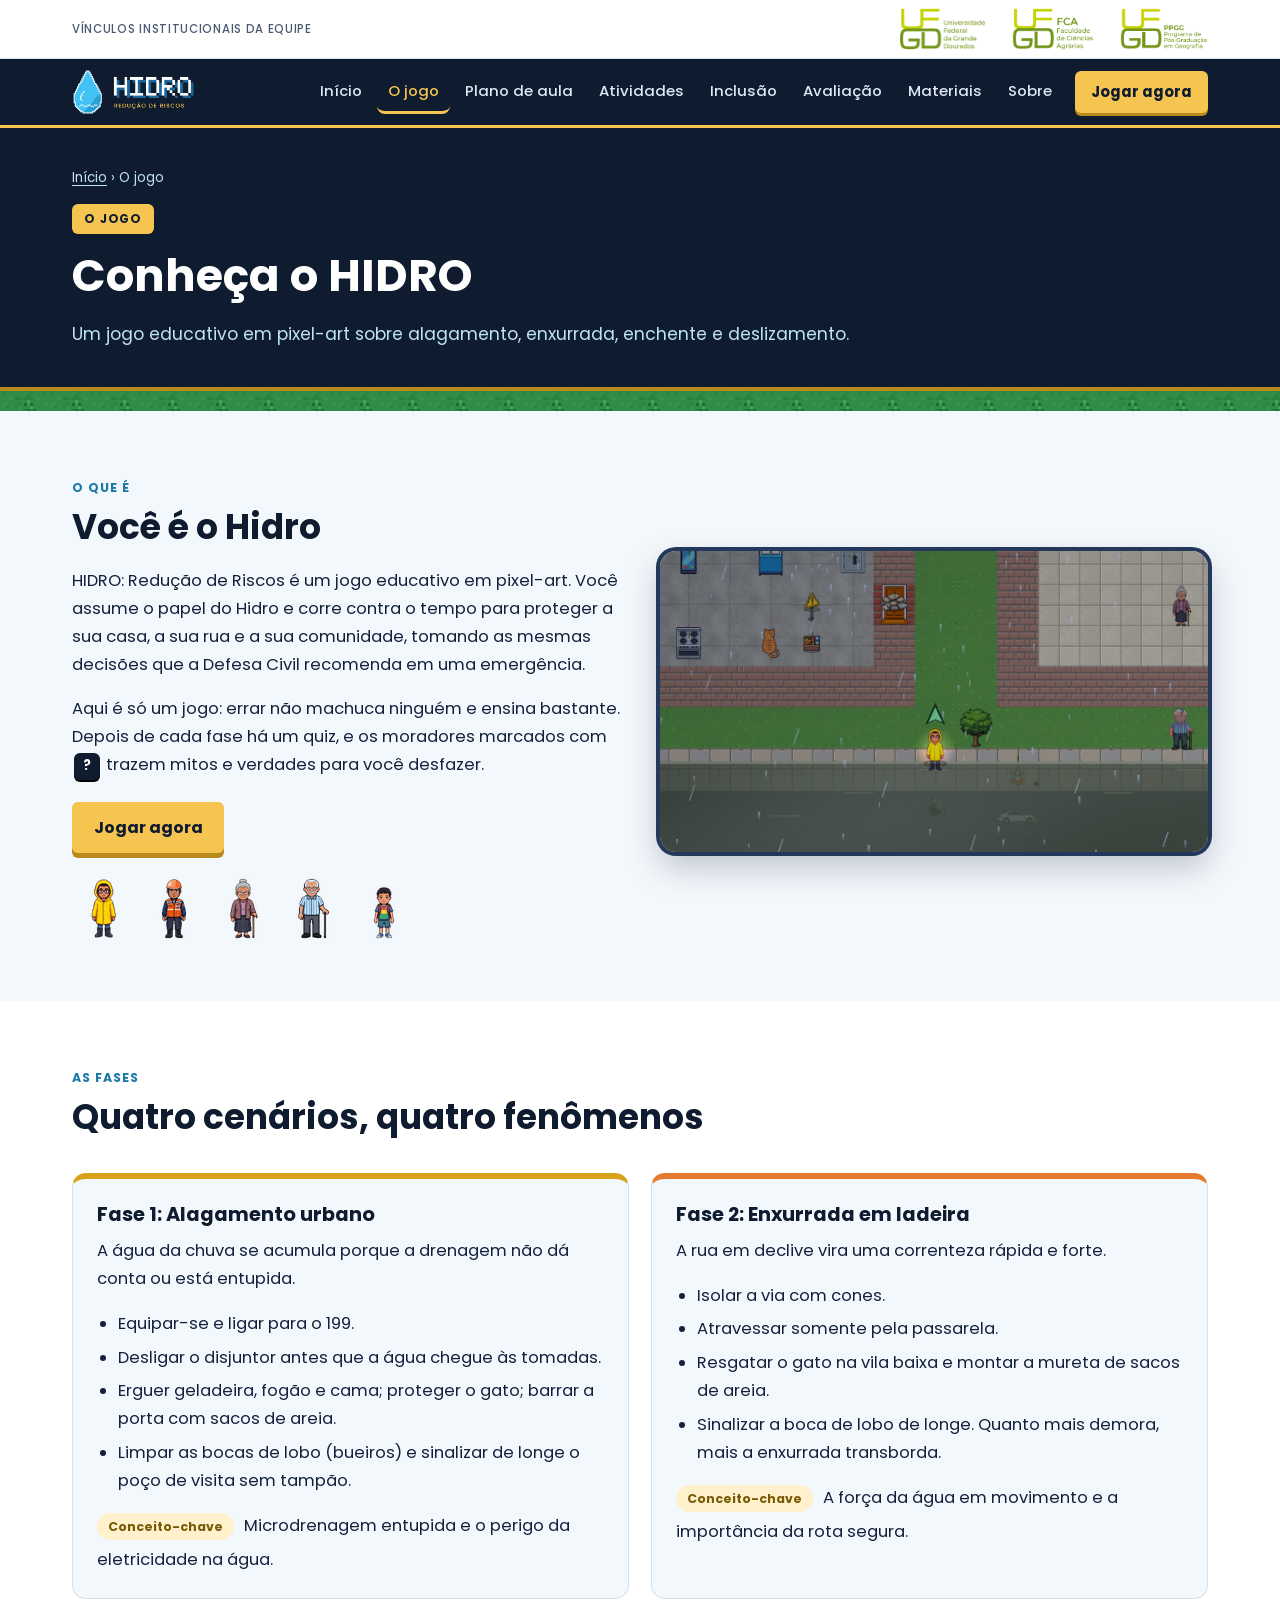
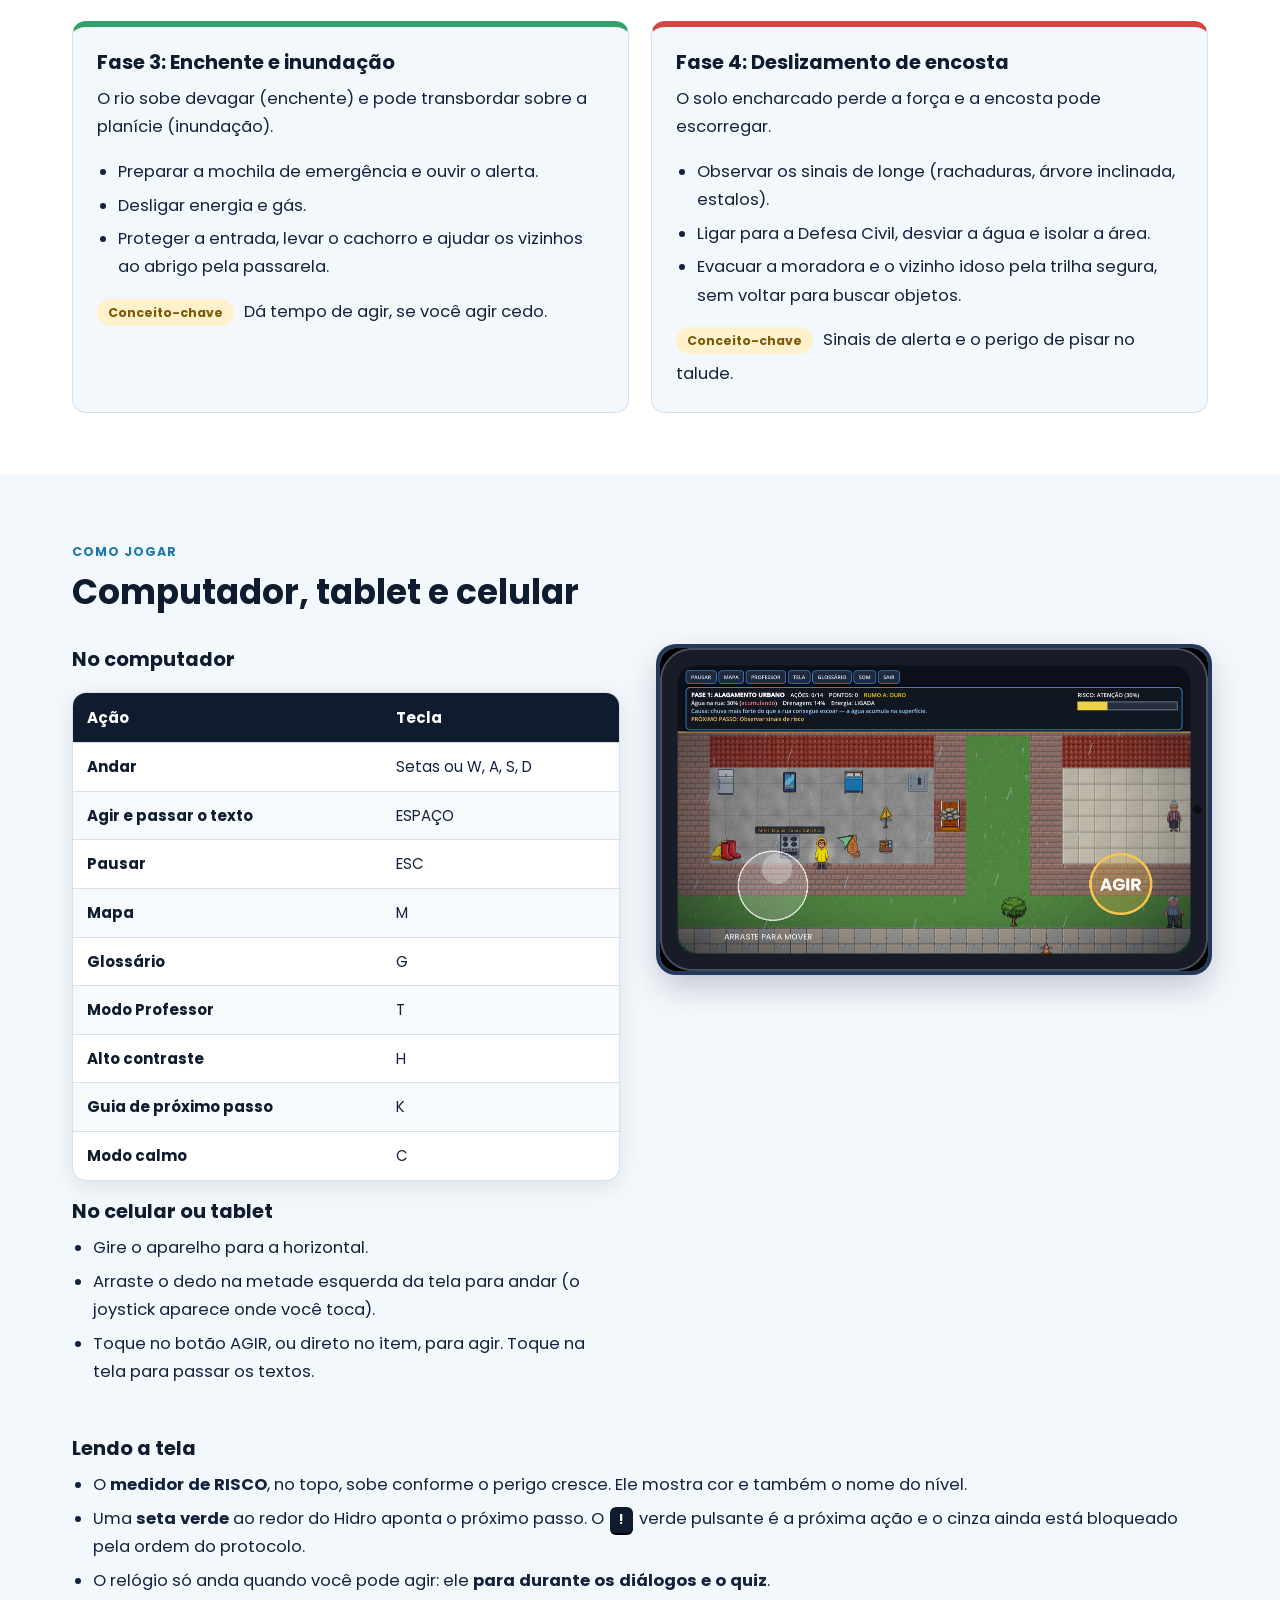
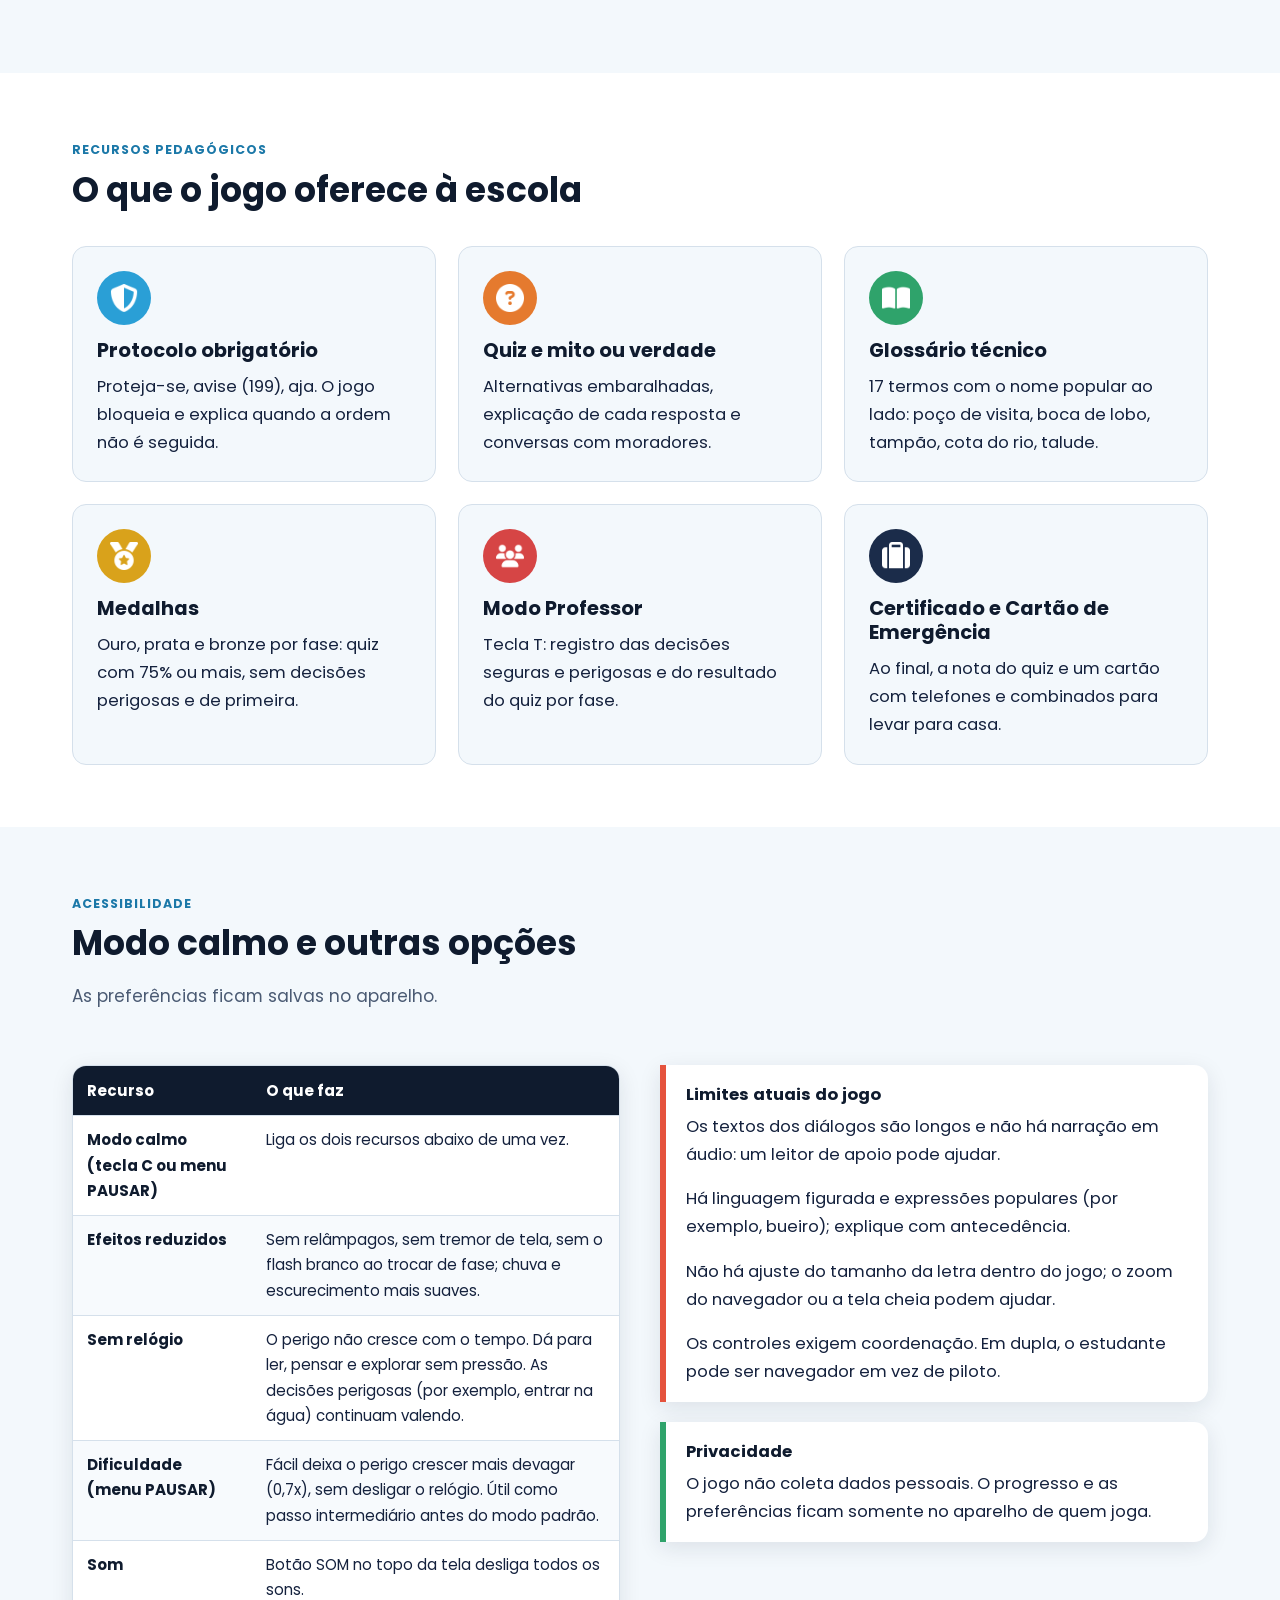
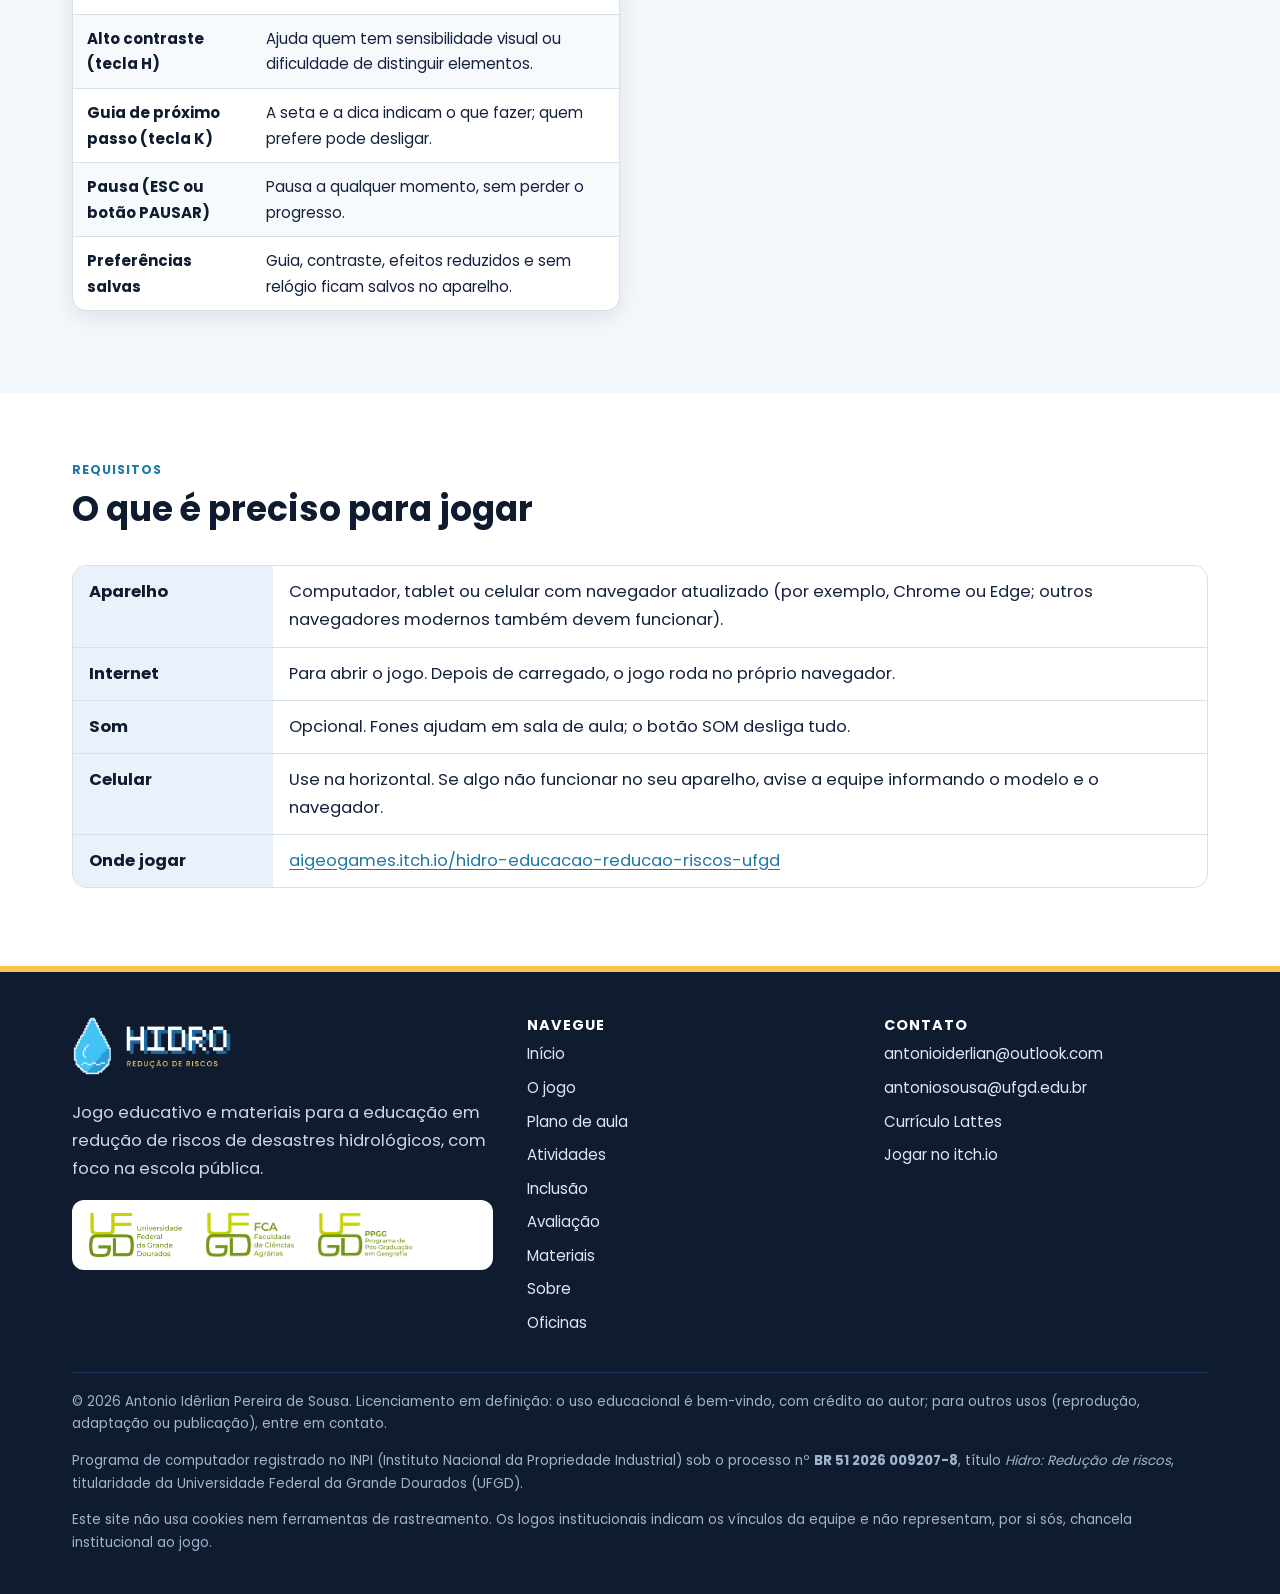
<file: jogo.html>
<!doctype html>
<html lang="pt-BR">
<head>
<meta charset="utf-8">
<meta name="viewport" content="width=device-width, initial-scale=1">
<title>O jogo | HIDRO: Redução de Riscos</title>
<meta name="description" content="Conheça o HIDRO: as quatro fases, como jogar no computador e no celular, recursos pedagógicos e opções de acessibilidade.">
<meta name="author" content="Antonio Idêrlian Pereira de Sousa">
<meta name="theme-color" content="#0F1B2E">
<link rel="canonical" href="https://hidroreducacaoriscosufgd.netlify.app/jogo.html">
<meta property="og:type" content="website">
<meta property="og:locale" content="pt_BR">
<meta property="og:site_name" content="HIDRO: Redução de Riscos">
<meta property="og:title" content="O jogo | HIDRO: Redução de Riscos">
<meta property="og:description" content="Conheça o HIDRO: as quatro fases, como jogar no computador e no celular, recursos pedagógicos e opções de acessibilidade.">
<meta property="og:url" content="https://hidroreducacaoriscosufgd.netlify.app/jogo.html">
<meta property="og:image" content="https://hidroreducacaoriscosufgd.netlify.app/assets/img/og-card.png">
<meta property="og:image:width" content="1200"><meta property="og:image:height" content="630">
<meta property="og:image:alt" content="HIDRO: Redução de Riscos. Jogo educativo, plano de aula e materiais. Logos da UFGD, FCA e PPGG.">
<meta name="twitter:card" content="summary_large_image">
<meta name="twitter:title" content="O jogo | HIDRO: Redução de Riscos">
<meta name="twitter:description" content="Conheça o HIDRO: as quatro fases, como jogar no computador e no celular, recursos pedagógicos e opções de acessibilidade.">
<meta name="twitter:image" content="https://hidroreducacaoriscosufgd.netlify.app/assets/img/og-card.png">
<link rel="icon" type="image/png" href="assets/img/favicon.png">
<link rel="apple-touch-icon" href="assets/img/apple-touch-icon.png">
<link rel="stylesheet" href="assets/css/style.css">
</head>
<body>
<a class="skip-link" href="#conteudo">Ir para o conteúdo</a>
<div class="inst-bar"><div class="wrap">
  <span class="inst-label">Vínculos institucionais da equipe</span>
  <a href="https://www.ufgd.edu.br" target="_blank" rel="noopener" aria-label="UFGD (abre em nova aba)"><img src="assets/img/logo-ufgd.png" alt="UFGD, Universidade Federal da Grande Dourados"></a>
  <img src="assets/img/logo-fca.png" alt="FCA, Faculdade de Ciências Agrárias da UFGD">
  <img src="assets/img/logo-ppgg.png" alt="PPGG, Programa de Pós-Graduação em Geografia da UFGD">
</div></div>
<header class="site-header"><div class="wrap">
  <a class="brand" href="index.html" aria-label="HIDRO: Redução de Riscos, página inicial"><img src="assets/img/logo-hidro-escuro.png" alt="HIDRO: Redução de Riscos" width="123" height="46"></a>
  <button class="nav-toggle" type="button" aria-expanded="false" aria-controls="nav">Menu</button>
  <nav class="nav" id="nav" aria-label="Principal"><a href="index.html">Início</a><a href="jogo.html" aria-current="page">O jogo</a><a href="plano-de-aula.html">Plano de aula</a><a href="atividades.html">Atividades</a><a href="inclusao.html">Inclusão</a><a href="avaliacao.html">Avaliação</a><a href="materiais.html">Materiais</a><a href="sobre.html">Sobre</a><a class="btn-play" href="https://aigeogames.itch.io/hidro-educacao-reducao-riscos-ufgd" target="_blank" rel="noopener">Jogar agora</a></nav>
</div></header>
<main id="conteudo">
<section class="page-hero"><div class="wrap"><div class="breadcrumb"><a href="index.html">Início</a> &rsaquo; O jogo</div><span class="kicker">O jogo</span><h1>Conheça o HIDRO</h1><p>Um jogo educativo em pixel-art sobre alagamento, enxurrada, enchente e deslizamento.</p></div></section><div class="tile-strip" aria-hidden="true"></div>

<section class="section"><div class="wrap">
  <div class="split">
    <div>
      <span class="eyebrow">O que é</span><h2>Você é o Hidro</h2>
      <p>HIDRO: Redução de Riscos é um jogo educativo em pixel-art. Você assume o papel do Hidro e corre contra o tempo para proteger a sua casa, a sua rua e a sua comunidade, tomando as mesmas decisões que a Defesa Civil recomenda em uma emergência.</p>
      <p>Aqui é só um jogo: errar não machuca ninguém e ensina bastante. Depois de cada fase há um quiz, e os moradores marcados com <span class="keys">?</span> trazem mitos e verdades para você desfazer.</p>
      <div class="btn-row"><a class="px-btn" href="https://aigeogames.itch.io/hidro-educacao-reducao-riscos-ufgd" target="_blank" rel="noopener">Jogar agora</a></div>
      <div class="sprite-row" style="margin-top:22px" aria-hidden="true"><img src="assets/img/hidro_gear_down.png" alt=""><img src="assets/img/agente.png" alt=""><img src="assets/img/moradora.png" alt=""><img src="assets/img/idoso.png" alt=""><img src="assets/img/crianca.png" alt=""></div>
    </div>
    <div><img class="shot" src="assets/img/hero.png" alt="Cena do jogo sob chuva forte com o Hidro no meio da rua." loading="lazy" width="960" height="528"></div>
  </div>
</div></section>

<section class="section alt"><div class="wrap">
  <div class="section-head"><span class="eyebrow">As fases</span><h2>Quatro cenários, quatro fenômenos</h2></div>
  <div class="grid c2"><article class="card" style="border-top:6px solid #D9A21B"><h3>Fase 1: Alagamento urbano</h3><p>A água da chuva se acumula porque a drenagem não dá conta ou está entupida.</p><ul><li>Equipar-se e ligar para o 199.</li><li>Desligar o disjuntor antes que a água chegue às tomadas.</li><li>Erguer geladeira, fogão e cama; proteger o gato; barrar a porta com sacos de areia.</li><li>Limpar as bocas de lobo (bueiros) e sinalizar de longe o poço de visita sem tampão.</li></ul><p><span class="pill gold">Conceito-chave</span> Microdrenagem entupida e o perigo da eletricidade na água.</p></article><article class="card" style="border-top:6px solid #E57A2E"><h3>Fase 2: Enxurrada em ladeira</h3><p>A rua em declive vira uma correnteza rápida e forte.</p><ul><li>Isolar a via com cones.</li><li>Atravessar somente pela passarela.</li><li>Resgatar o gato na vila baixa e montar a mureta de sacos de areia.</li><li>Sinalizar a boca de lobo de longe. Quanto mais demora, mais a enxurrada transborda.</li></ul><p><span class="pill gold">Conceito-chave</span> A força da água em movimento e a importância da rota segura.</p></article><article class="card" style="border-top:6px solid #2FA36B"><h3>Fase 3: Enchente e inundação</h3><p>O rio sobe devagar (enchente) e pode transbordar sobre a planície (inundação).</p><ul><li>Preparar a mochila de emergência e ouvir o alerta.</li><li>Desligar energia e gás.</li><li>Proteger a entrada, levar o cachorro e ajudar os vizinhos ao abrigo pela passarela.</li></ul><p><span class="pill gold">Conceito-chave</span> Dá tempo de agir, se você agir cedo.</p></article><article class="card" style="border-top:6px solid #D64545"><h3>Fase 4: Deslizamento de encosta</h3><p>O solo encharcado perde a força e a encosta pode escorregar.</p><ul><li>Observar os sinais de longe (rachaduras, árvore inclinada, estalos).</li><li>Ligar para a Defesa Civil, desviar a água e isolar a área.</li><li>Evacuar a moradora e o vizinho idoso pela trilha segura, sem voltar para buscar objetos.</li></ul><p><span class="pill gold">Conceito-chave</span> Sinais de alerta e o perigo de pisar no talude.</p></article></div>
</div></section>

<section class="section"><div class="wrap">
  <div class="section-head"><span class="eyebrow">Como jogar</span><h2>Computador, tablet e celular</h2></div>
  <div class="split top">
    <div>
      <h3>No computador</h3>
      <div class="table-wrap"><table><thead><tr><th class="first" scope="col">Ação</th><th scope="col">Tecla</th></tr></thead><tbody><tr><td class="first">Andar</td><td>Setas ou W, A, S, D</td></tr><tr><td class="first">Agir e passar o texto</td><td>ESPAÇO</td></tr><tr><td class="first">Pausar</td><td>ESC</td></tr><tr><td class="first">Mapa</td><td>M</td></tr><tr><td class="first">Glossário</td><td>G</td></tr><tr><td class="first">Modo Professor</td><td>T</td></tr><tr><td class="first">Alto contraste</td><td>H</td></tr><tr><td class="first">Guia de próximo passo</td><td>K</td></tr><tr><td class="first">Modo calmo</td><td>C</td></tr></tbody></table></div>
      <h3>No celular ou tablet</h3>
      <ul><li>Gire o aparelho para a horizontal.</li><li>Arraste o dedo na metade esquerda da tela para andar (o joystick aparece onde você toca).</li><li>Toque no botão AGIR, ou direto no item, para agir. Toque na tela para passar os textos.</li></ul>
    </div>
    <div><img class="shot" src="assets/img/game_ui_mobile.png" alt="Jogo no celular na horizontal, com joystick à esquerda e botão AGIR à direita." loading="lazy" width="1100" height="650"></div>
  </div>
  <h3 style="margin-top:34px">Lendo a tela</h3>
  <ul><li>O <strong>medidor de RISCO</strong>, no topo, sobe conforme o perigo cresce. Ele mostra cor e também o nome do nível.</li>
  <li>Uma <strong>seta verde</strong> ao redor do Hidro aponta o próximo passo. O <span class="keys">!</span> verde pulsante é a próxima ação e o cinza ainda está bloqueado pela ordem do protocolo.</li>
  <li>O relógio só anda quando você pode agir: ele <strong>para durante os diálogos e o quiz</strong>.</li></ul>
</div></section>

<section class="section alt"><div class="wrap">
  <div class="section-head"><span class="eyebrow">Recursos pedagógicos</span><h2>O que o jogo oferece à escola</h2></div>
  <div class="grid c3">
    <div class="card"><span class="ico" style="background:#2A9FD6"><img src="assets/img/ic/ShieldHalved_w.png" alt="" width="28" height="28"></span><h3>Protocolo obrigatório</h3><p>Proteja-se, avise (199), aja. O jogo bloqueia e explica quando a ordem não é seguida.</p></div>
    <div class="card"><span class="ico" style="background:#E57A2E"><img src="assets/img/ic/CircleQuestion_w.png" alt="" width="28" height="28"></span><h3>Quiz e mito ou verdade</h3><p>Alternativas embaralhadas, explicação de cada resposta e conversas com moradores.</p></div>
    <div class="card"><span class="ico" style="background:#2FA36B"><img src="assets/img/ic/BookOpen_w.png" alt="" width="28" height="28"></span><h3>Glossário técnico</h3><p>17 termos com o nome popular ao lado: poço de visita, boca de lobo, tampão, cota do rio, talude.</p></div>
    <div class="card"><span class="ico" style="background:#D9A21B"><img src="assets/img/ic/Medal_w.png" alt="" width="28" height="28"></span><h3>Medalhas</h3><p>Ouro, prata e bronze por fase: quiz com 75% ou mais, sem decisões perigosas e de primeira.</p></div>
    <div class="card"><span class="ico" style="background:#D64545"><img src="assets/img/ic/Users_w.png" alt="" width="28" height="28"></span><h3>Modo Professor</h3><p>Tecla T: registro das decisões seguras e perigosas e do resultado do quiz por fase.</p></div>
    <div class="card"><span class="ico" style="background:#1B2C4A"><img src="assets/img/ic/Suitcase_w.png" alt="" width="28" height="28"></span><h3>Certificado e Cartão de Emergência</h3><p>Ao final, a nota do quiz e um cartão com telefones e combinados para levar para casa.</p></div>
  </div>
</div></section>

<section class="section"><div class="wrap">
  <div class="section-head"><span class="eyebrow">Acessibilidade</span><h2>Modo calmo e outras opções</h2><p>As preferências ficam salvas no aparelho.</p></div>
  <div class="split top">
    <div><div class="table-wrap"><table><thead><tr><th class="first" scope="col">Recurso</th><th scope="col">O que faz</th></tr></thead><tbody><tr><td class="first">Modo calmo (tecla C ou menu PAUSAR)</td><td>Liga os dois recursos abaixo de uma vez.</td></tr><tr><td class="first">Efeitos reduzidos</td><td>Sem relâmpagos, sem tremor de tela, sem o flash branco ao trocar de fase; chuva e escurecimento mais suaves.</td></tr><tr><td class="first">Sem relógio</td><td>O perigo não cresce com o tempo. Dá para ler, pensar e explorar sem pressão. As decisões perigosas (por exemplo, entrar na água) continuam valendo.</td></tr><tr><td class="first">Dificuldade (menu PAUSAR)</td><td>Fácil deixa o perigo crescer mais devagar (0,7x), sem desligar o relógio. Útil como passo intermediário antes do modo padrão.</td></tr><tr><td class="first">Som</td><td>Botão SOM no topo da tela desliga todos os sons.</td></tr><tr><td class="first">Alto contraste (tecla H)</td><td>Ajuda quem tem sensibilidade visual ou dificuldade de distinguir elementos.</td></tr><tr><td class="first">Guia de próximo passo (tecla K)</td><td>A seta e a dica indicam o que fazer; quem prefere pode desligar.</td></tr><tr><td class="first">Pausa (ESC ou botão PAUSAR)</td><td>Pausa a qualquer momento, sem perder o progresso.</td></tr><tr><td class="first">Preferências salvas</td><td>Guia, contraste, efeitos reduzidos e sem relógio ficam salvos no aparelho.</td></tr></tbody></table></div></div>
    <div><div class="callout warn"><strong class="t">Limites atuais do jogo</strong><p>Os textos dos diálogos são longos e não há narração em áudio: um leitor de apoio pode ajudar.</p><p>Há linguagem figurada e expressões populares (por exemplo, bueiro); explique com antecedência.</p><p>Não há ajuste do tamanho da letra dentro do jogo; o zoom do navegador ou a tela cheia podem ajudar.</p><p>Os controles exigem coordenação. Em dupla, o estudante pode ser navegador em vez de piloto.</p></div><div class="callout ok"><strong class="t">Privacidade</strong><p>O jogo não coleta dados pessoais. O progresso e as preferências ficam somente no aparelho de quem joga.</p></div></div>
  </div>
</div></section>

<section class="section alt"><div class="wrap">
  <div class="section-head"><span class="eyebrow">Requisitos</span><h2>O que é preciso para jogar</h2></div>
  <dl class="kv"><dt>Aparelho</dt><dd>Computador, tablet ou celular com navegador atualizado (por exemplo, Chrome ou Edge; outros navegadores modernos também devem funcionar).</dd>
  <dt>Internet</dt><dd>Para abrir o jogo. Depois de carregado, o jogo roda no próprio navegador.</dd>
  <dt>Som</dt><dd>Opcional. Fones ajudam em sala de aula; o botão SOM desliga tudo.</dd>
  <dt>Celular</dt><dd>Use na horizontal. Se algo não funcionar no seu aparelho, avise a equipe informando o modelo e o navegador.</dd>
  <dt>Onde jogar</dt><dd><a href="https://aigeogames.itch.io/hidro-educacao-reducao-riscos-ufgd" target="_blank" rel="noopener">aigeogames.itch.io/hidro-educacao-reducao-riscos-ufgd</a></dd></dl>
</div></section>
</main>
<footer class="site-footer"><div class="wrap">
  <div class="footer-grid">
    <div>
      <img src="assets/img/logo-hidro-escuro.png" alt="HIDRO: Redução de Riscos" width="160" height="60" style="height:60px;width:auto">
      <p style="margin-top:14px">Jogo educativo e materiais para a educação em redução de riscos de desastres hidrológicos, com foco na escola pública.</p>
      <div class="logos-plate" aria-label="Vínculos institucionais da equipe">
        <img src="assets/img/logo-ufgd.png" alt="UFGD"><img src="assets/img/logo-fca.png" alt="FCA/UFGD"><img src="assets/img/logo-ppgg.png" alt="PPGG/UFGD">
      </div>
    </div>
    <div>
      <h4>Navegue</h4>
      <ul><li><a href="index.html">Início</a></li><li><a href="jogo.html">O jogo</a></li><li><a href="plano-de-aula.html">Plano de aula</a></li><li><a href="atividades.html">Atividades</a></li><li><a href="inclusao.html">Inclusão</a></li><li><a href="avaliacao.html">Avaliação</a></li><li><a href="materiais.html">Materiais</a></li><li><a href="sobre.html">Sobre</a></li><li><a href="oficina.html">Oficinas</a></li></ul>
    </div>
    <div>
      <h4>Contato</h4>
      <ul>
        <li><a href="mailto:antonioiderlian@outlook.com">antonioiderlian@outlook.com</a></li>
        <li><a href="mailto:antoniosousa@ufgd.edu.br">antoniosousa@ufgd.edu.br</a></li>
        <li><a href="http://lattes.cnpq.br/8679039748672255" target="_blank" rel="noopener">Currículo Lattes</a></li>
        <li><a href="https://aigeogames.itch.io/hidro-educacao-reducao-riscos-ufgd" target="_blank" rel="noopener">Jogar no itch.io</a></li>
      </ul>
    </div>
  </div>
  <div class="legal">
    <p>&copy; <span id="year">2026</span> Antonio Idêrlian Pereira de Sousa. Licenciamento em definição: o uso educacional é bem-vindo, com crédito ao autor; para outros usos (reprodução, adaptação ou publicação), entre em contato.</p>
    <p>Programa de computador registrado no INPI (Instituto Nacional da Propriedade Industrial) sob o processo n&ordm; <strong>BR 51 2026 009207-8</strong>, título <em>Hidro: Redução de riscos</em>, titularidade da Universidade Federal da Grande Dourados (UFGD).</p>
    <p>Este site não usa cookies nem ferramentas de rastreamento. Os logos institucionais indicam os vínculos da equipe e não representam, por si sós, chancela institucional ao jogo.</p>
  </div>
</div></footer>
<script src="assets/js/main.js"></script>
</body>
</html>
</file>
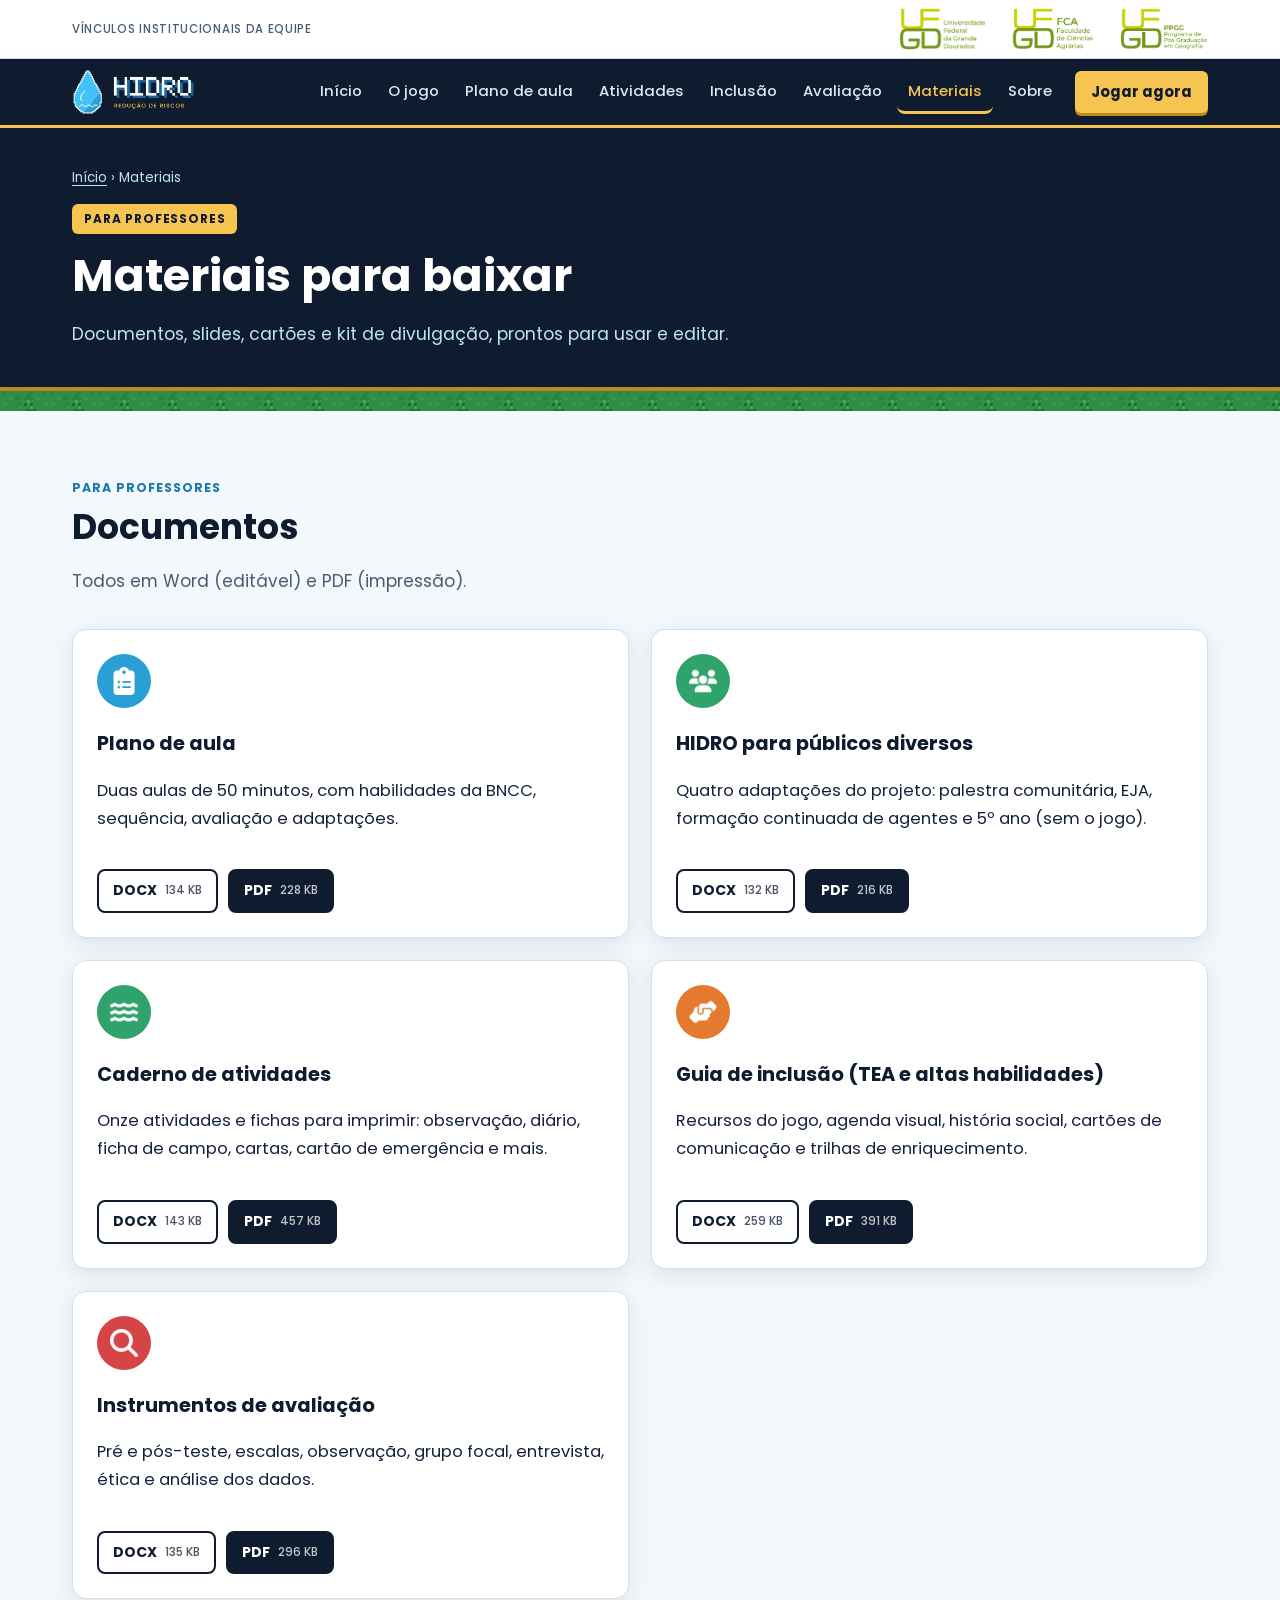
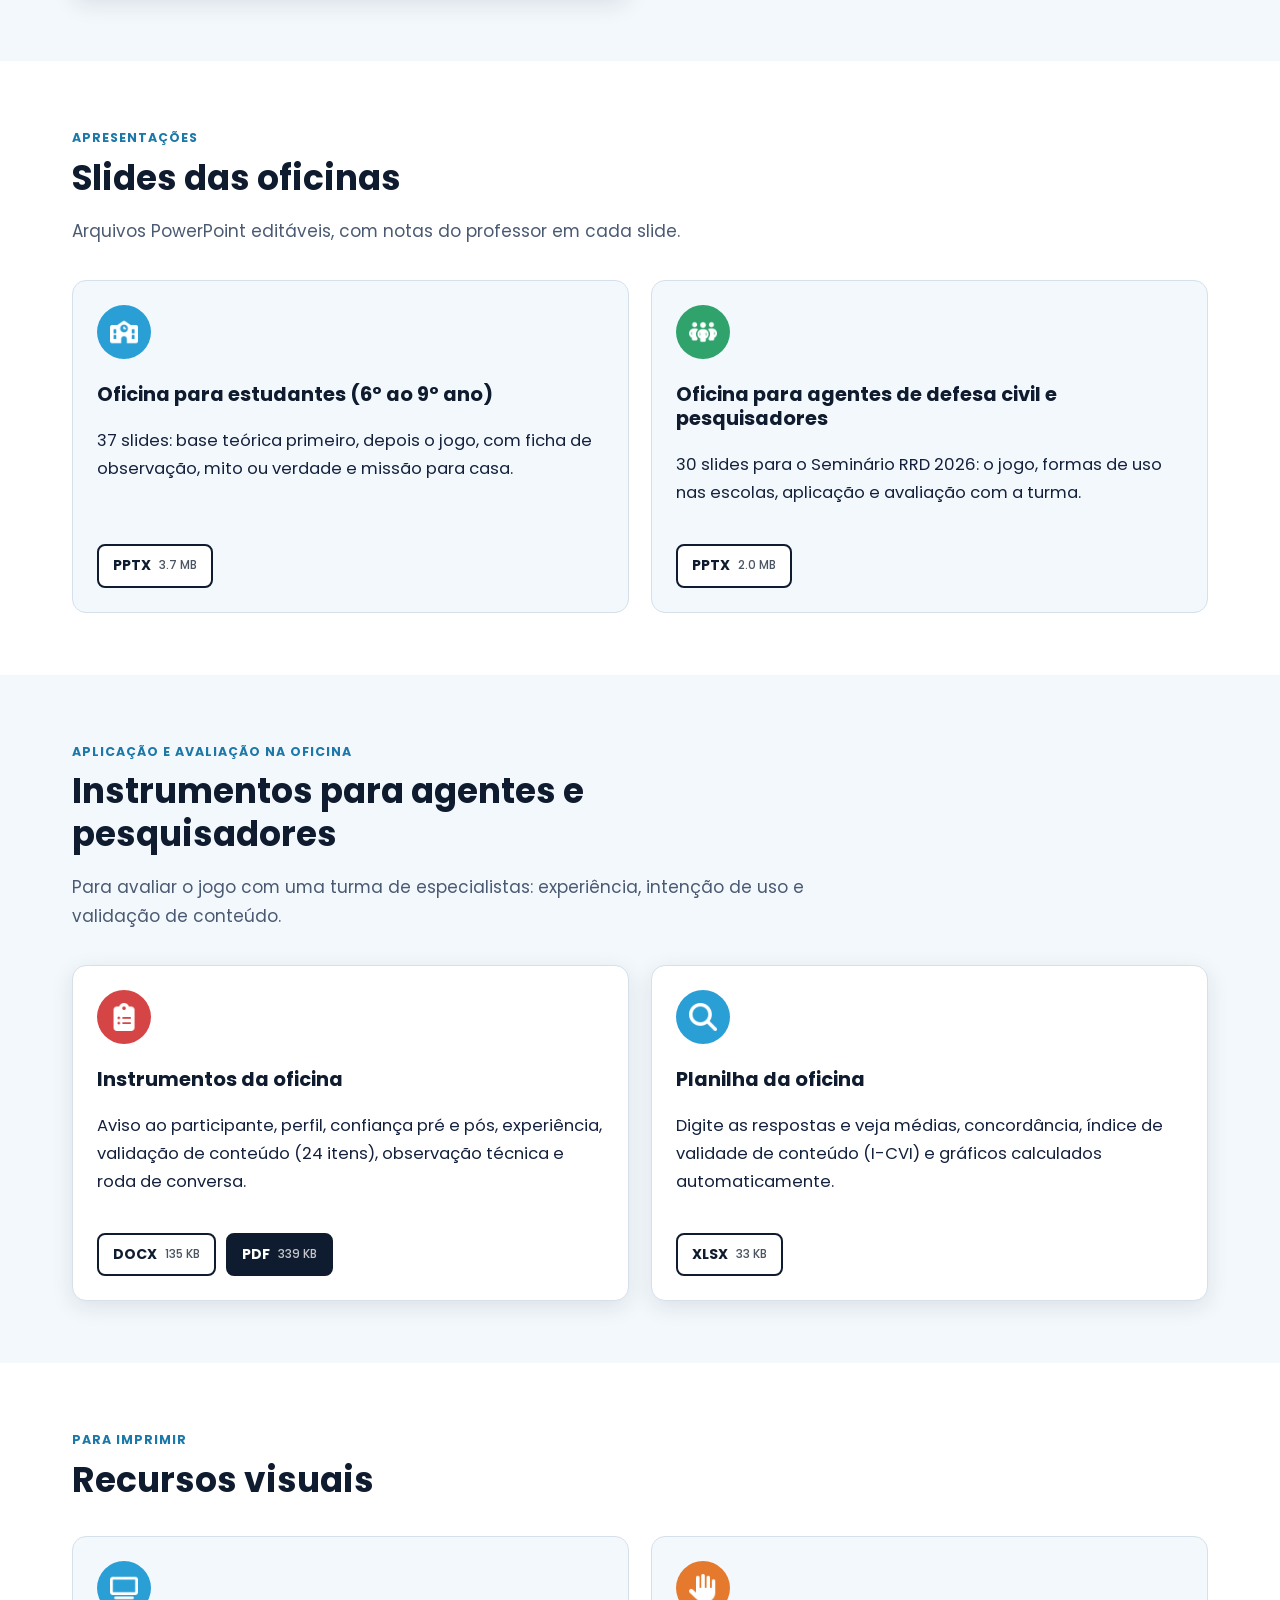
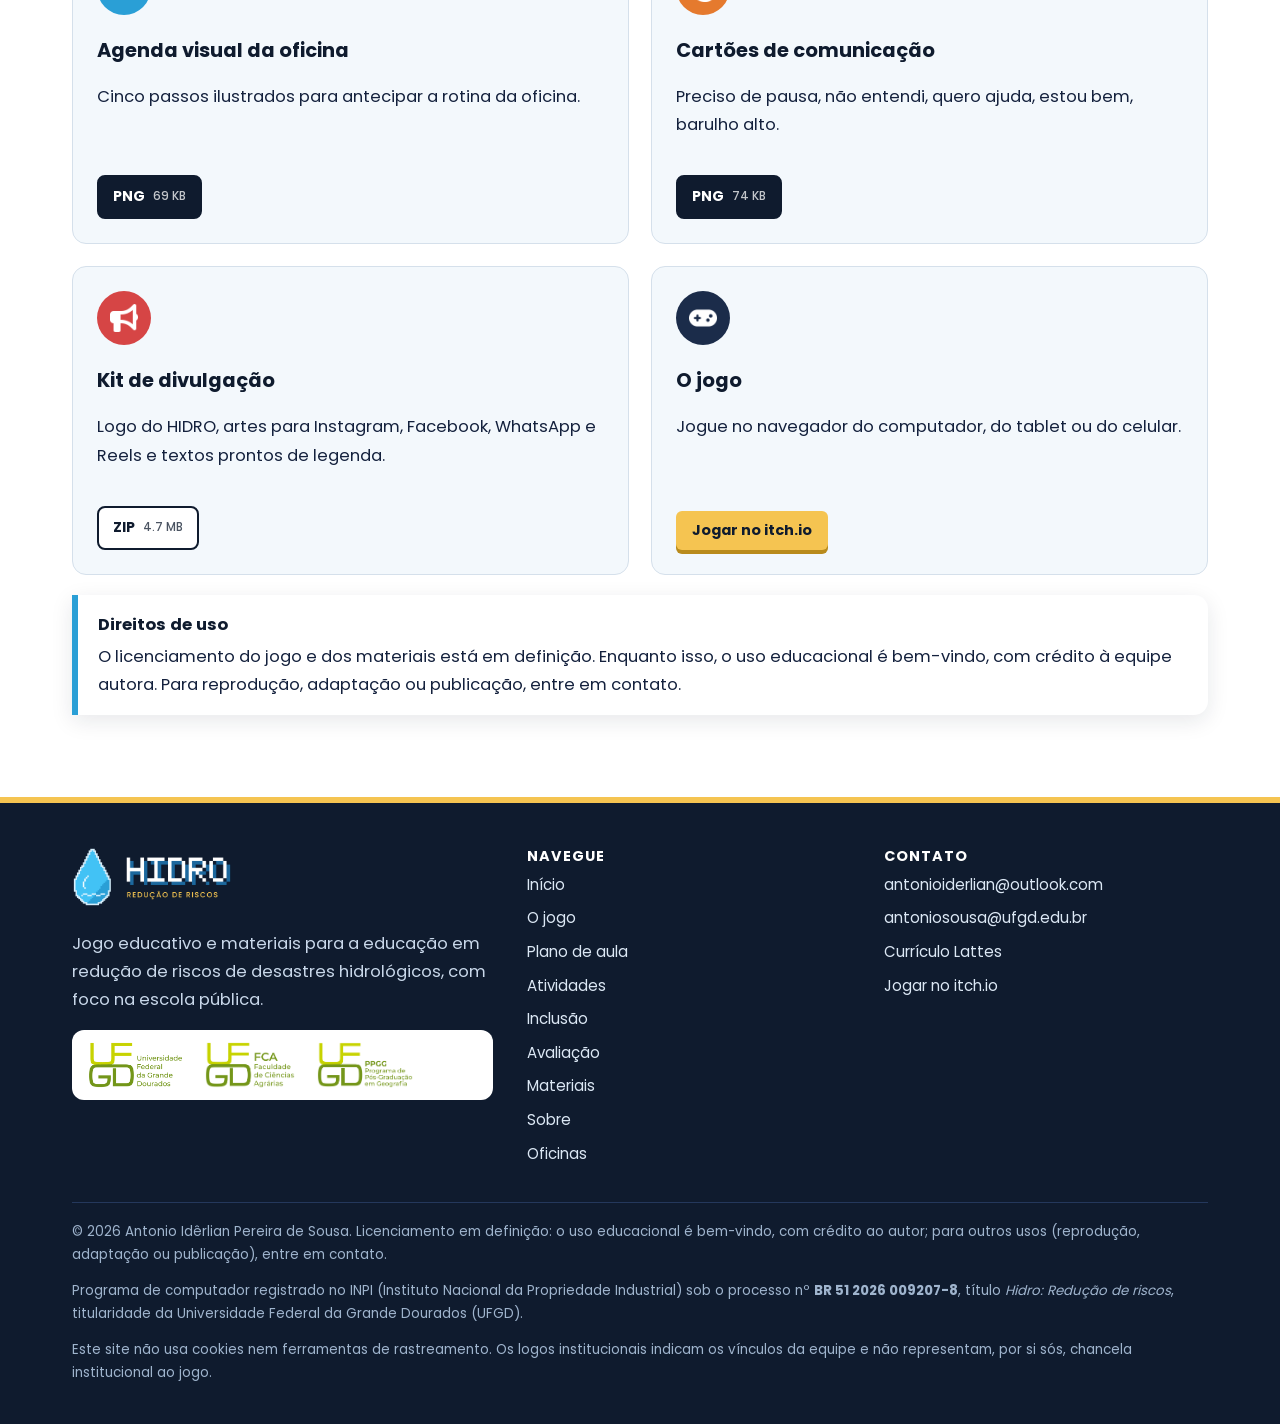
<file: materiais.html>
<!doctype html>
<html lang="pt-BR">
<head>
<meta charset="utf-8">
<meta name="viewport" content="width=device-width, initial-scale=1">
<title>Materiais para baixar | HIDRO: Redução de Riscos</title>
<meta name="description" content="Plano de aula, caderno de atividades, guia de inclusão, instrumentos de avaliação, slides das oficinas e cartões para imprimir.">
<meta name="author" content="Antonio Idêrlian Pereira de Sousa">
<meta name="theme-color" content="#0F1B2E">
<link rel="canonical" href="https://hidroreducacaoriscosufgd.netlify.app/materiais.html">
<meta property="og:type" content="website">
<meta property="og:locale" content="pt_BR">
<meta property="og:site_name" content="HIDRO: Redução de Riscos">
<meta property="og:title" content="Materiais para baixar | HIDRO: Redução de Riscos">
<meta property="og:description" content="Plano de aula, caderno de atividades, guia de inclusão, instrumentos de avaliação, slides das oficinas e cartões para imprimir.">
<meta property="og:url" content="https://hidroreducacaoriscosufgd.netlify.app/materiais.html">
<meta property="og:image" content="https://hidroreducacaoriscosufgd.netlify.app/assets/img/og-card.png">
<meta property="og:image:width" content="1200"><meta property="og:image:height" content="630">
<meta property="og:image:alt" content="HIDRO: Redução de Riscos. Jogo educativo, plano de aula e materiais. Logos da UFGD, FCA e PPGG.">
<meta name="twitter:card" content="summary_large_image">
<meta name="twitter:title" content="Materiais para baixar | HIDRO: Redução de Riscos">
<meta name="twitter:description" content="Plano de aula, caderno de atividades, guia de inclusão, instrumentos de avaliação, slides das oficinas e cartões para imprimir.">
<meta name="twitter:image" content="https://hidroreducacaoriscosufgd.netlify.app/assets/img/og-card.png">
<link rel="icon" type="image/png" href="assets/img/favicon.png">
<link rel="apple-touch-icon" href="assets/img/apple-touch-icon.png">
<link rel="stylesheet" href="assets/css/style.css">
</head>
<body>
<a class="skip-link" href="#conteudo">Ir para o conteúdo</a>
<div class="inst-bar"><div class="wrap">
  <span class="inst-label">Vínculos institucionais da equipe</span>
  <a href="https://www.ufgd.edu.br" target="_blank" rel="noopener" aria-label="UFGD (abre em nova aba)"><img src="assets/img/logo-ufgd.png" alt="UFGD, Universidade Federal da Grande Dourados"></a>
  <img src="assets/img/logo-fca.png" alt="FCA, Faculdade de Ciências Agrárias da UFGD">
  <img src="assets/img/logo-ppgg.png" alt="PPGG, Programa de Pós-Graduação em Geografia da UFGD">
</div></div>
<header class="site-header"><div class="wrap">
  <a class="brand" href="index.html" aria-label="HIDRO: Redução de Riscos, página inicial"><img src="assets/img/logo-hidro-escuro.png" alt="HIDRO: Redução de Riscos" width="123" height="46"></a>
  <button class="nav-toggle" type="button" aria-expanded="false" aria-controls="nav">Menu</button>
  <nav class="nav" id="nav" aria-label="Principal"><a href="index.html">Início</a><a href="jogo.html">O jogo</a><a href="plano-de-aula.html">Plano de aula</a><a href="atividades.html">Atividades</a><a href="inclusao.html">Inclusão</a><a href="avaliacao.html">Avaliação</a><a href="materiais.html" aria-current="page">Materiais</a><a href="sobre.html">Sobre</a><a class="btn-play" href="https://aigeogames.itch.io/hidro-educacao-reducao-riscos-ufgd" target="_blank" rel="noopener">Jogar agora</a></nav>
</div></header>
<main id="conteudo">
<section class="page-hero"><div class="wrap"><div class="breadcrumb"><a href="index.html">Início</a> &rsaquo; Materiais</div><span class="kicker">Para professores</span><h1>Materiais para baixar</h1><p>Documentos, slides, cartões e kit de divulgação, prontos para usar e editar.</p></div></section><div class="tile-strip" aria-hidden="true"></div>

<section class="section"><div class="wrap">
  <div class="section-head"><span class="eyebrow">Para professores</span><h2>Documentos</h2><p>Todos em Word (editável) e PDF (impressão).</p></div>
  <div class="grid c2">
    <div class="card dl-card"><span class="ico" style="background:#2A9FD6"><img src="assets/img/ic/ClipboardList_w.png" alt="" width="28" height="28"></span><h3>Plano de aula</h3><p>Duas aulas de 50 minutos, com habilidades da BNCC, sequência, avaliação e adaptações.</p><div class="btns"><a class="dl-btn" href="materiais/HIDRO_Plano_de_aula.docx" download>DOCX <small>134 KB</small></a><a class="dl-btn primary" href="materiais/HIDRO_Plano_de_aula.pdf" download>PDF <small>228 KB</small></a></div></div>
    <div class="card dl-card"><span class="ico" style="background:#2FA36B"><img src="assets/img/ic/Users_w.png" alt="" width="28" height="28"></span><h3>HIDRO para públicos diversos</h3><p>Quatro adaptações do projeto: palestra comunitária, EJA, formação continuada de agentes e 5º ano (sem o jogo).</p><div class="btns"><a class="dl-btn" href="materiais/HIDRO_Publicos_Diversos.docx" download>DOCX <small>132 KB</small></a><a class="dl-btn primary" href="materiais/HIDRO_Publicos_Diversos.pdf" download>PDF <small>216 KB</small></a></div></div>
    <div class="card dl-card"><span class="ico" style="background:#2FA36B"><img src="assets/img/ic/Water_w.png" alt="" width="28" height="28"></span><h3>Caderno de atividades</h3><p>Onze atividades e fichas para imprimir: observação, diário, ficha de campo, cartas, cartão de emergência e mais.</p><div class="btns"><a class="dl-btn" href="materiais/HIDRO_Caderno_de_atividades.docx" download>DOCX <small>143 KB</small></a><a class="dl-btn primary" href="materiais/HIDRO_Caderno_de_atividades.pdf" download>PDF <small>457 KB</small></a></div></div>
    <div class="card dl-card"><span class="ico" style="background:#E57A2E"><img src="assets/img/ic/HandshakeAngle_w.png" alt="" width="28" height="28"></span><h3>Guia de inclusão (TEA e altas habilidades)</h3><p>Recursos do jogo, agenda visual, história social, cartões de comunicação e trilhas de enriquecimento.</p><div class="btns"><a class="dl-btn" href="materiais/HIDRO_Guia_de_inclusao.docx" download>DOCX <small>259 KB</small></a><a class="dl-btn primary" href="materiais/HIDRO_Guia_de_inclusao.pdf" download>PDF <small>391 KB</small></a></div></div>
    <div class="card dl-card"><span class="ico" style="background:#D64545"><img src="assets/img/ic/MagnifyingGlass_w.png" alt="" width="28" height="28"></span><h3>Instrumentos de avaliação</h3><p>Pré e pós-teste, escalas, observação, grupo focal, entrevista, ética e análise dos dados.</p><div class="btns"><a class="dl-btn" href="materiais/HIDRO_Instrumentos_de_avaliacao.docx" download>DOCX <small>135 KB</small></a><a class="dl-btn primary" href="materiais/HIDRO_Instrumentos_de_avaliacao.pdf" download>PDF <small>296 KB</small></a></div></div>
  </div>
</div></section>
<section class="section alt"><div class="wrap">
  <div class="section-head"><span class="eyebrow">Apresentações</span><h2>Slides das oficinas</h2><p>Arquivos PowerPoint editáveis, com notas do professor em cada slide.</p></div>
  <div class="grid c2">
    <div class="card dl-card"><span class="ico" style="background:#2A9FD6"><img src="assets/img/ic/School_w.png" alt="" width="28" height="28"></span><h3>Oficina para estudantes (6º ao 9º ano)</h3><p>37 slides: base teórica primeiro, depois o jogo, com ficha de observação, mito ou verdade e missão para casa.</p><div class="btns"><a class="dl-btn" href="materiais/HIDRO_Oficina_Estudantes.pptx" download>PPTX <small>3.7 MB</small></a></div></div>
    <div class="card dl-card"><span class="ico" style="background:#2FA36B"><img src="assets/img/ic/PeopleGroup_w.png" alt="" width="28" height="28"></span><h3>Oficina para agentes de defesa civil e pesquisadores</h3><p>30 slides para o Seminário RRD 2026: o jogo, formas de uso nas escolas, aplicação e avaliação com a turma.</p><div class="btns"><a class="dl-btn" href="materiais/HIDRO_Oficina_Agentes_Pesquisadores_Seminario_RRD.pptx" download>PPTX <small>2.0 MB</small></a></div></div>
  </div>
</div></section>
<section class="section"><div class="wrap">
  <div class="section-head"><span class="eyebrow">Aplicação e avaliação na oficina</span><h2>Instrumentos para agentes e pesquisadores</h2><p>Para avaliar o jogo com uma turma de especialistas: experiência, intenção de uso e validação de conteúdo.</p></div>
  <div class="grid c2">
    <div class="card dl-card"><span class="ico" style="background:#D64545"><img src="assets/img/ic/ClipboardList_w.png" alt="" width="28" height="28"></span><h3>Instrumentos da oficina</h3><p>Aviso ao participante, perfil, confiança pré e pós, experiência, validação de conteúdo (24 itens), observação técnica e roda de conversa.</p><div class="btns"><a class="dl-btn" href="materiais/HIDRO_Oficina_Instrumentos.docx" download>DOCX <small>135 KB</small></a><a class="dl-btn primary" href="materiais/HIDRO_Oficina_Instrumentos.pdf" download>PDF <small>339 KB</small></a></div></div>
    <div class="card dl-card"><span class="ico" style="background:#2A9FD6"><img src="assets/img/ic/MagnifyingGlass_w.png" alt="" width="28" height="28"></span><h3>Planilha da oficina</h3><p>Digite as respostas e veja médias, concordância, índice de validade de conteúdo (I-CVI) e gráficos calculados automaticamente.</p><div class="btns"><a class="dl-btn" href="materiais/HIDRO_Planilha_da_oficina.xlsx" download>XLSX <small>33 KB</small></a></div></div>
  </div>
</div></section>
<section class="section alt"><div class="wrap">
  <div class="section-head"><span class="eyebrow">Para imprimir</span><h2>Recursos visuais</h2></div>
  <div class="grid c2">
    <div class="card dl-card"><span class="ico" style="background:#2A9FD6"><img src="assets/img/ic/Tv_w.png" alt="" width="28" height="28"></span><h3>Agenda visual da oficina</h3><p>Cinco passos ilustrados para antecipar a rotina da oficina.</p><div class="btns"><a class="dl-btn primary" href="assets/img/agenda_visual.png" download>PNG <small>69 KB</small></a></div></div>
    <div class="card dl-card"><span class="ico" style="background:#E57A2E"><img src="assets/img/ic/Hand_w.png" alt="" width="28" height="28"></span><h3>Cartões de comunicação</h3><p>Preciso de pausa, não entendi, quero ajuda, estou bem, barulho alto.</p><div class="btns"><a class="dl-btn primary" href="assets/img/cartoes_comunicacao.png" download>PNG <small>74 KB</small></a></div></div>
    <div class="card dl-card"><span class="ico" style="background:#D64545"><img src="assets/img/ic/Bullhorn_w.png" alt="" width="28" height="28"></span><h3>Kit de divulgação</h3><p>Logo do HIDRO, artes para Instagram, Facebook, WhatsApp e Reels e textos prontos de legenda.</p><div class="btns"><a class="dl-btn" href="materiais/HIDRO_Kit_de_divulgacao.zip" download>ZIP <small>4.7 MB</small></a></div></div>
    <div class="card dl-card"><span class="ico" style="background:#1B2C4A"><img src="assets/img/ic/Gamepad_w.png" alt="" width="28" height="28"></span><h3>O jogo</h3><p>Jogue no navegador do computador, do tablet ou do celular.</p><div class="btns"><a class="px-btn small" href="https://aigeogames.itch.io/hidro-educacao-reducao-riscos-ufgd" target="_blank" rel="noopener">Jogar no itch.io</a></div></div>
  </div>
  <div class="callout info"><strong class="t">Direitos de uso</strong><p>O licenciamento do jogo e dos materiais está em definição. Enquanto isso, o uso educacional é bem-vindo, com crédito à equipe autora. Para reprodução, adaptação ou publicação, entre em contato.</p></div>
</div></section>
</main>
<footer class="site-footer"><div class="wrap">
  <div class="footer-grid">
    <div>
      <img src="assets/img/logo-hidro-escuro.png" alt="HIDRO: Redução de Riscos" width="160" height="60" style="height:60px;width:auto">
      <p style="margin-top:14px">Jogo educativo e materiais para a educação em redução de riscos de desastres hidrológicos, com foco na escola pública.</p>
      <div class="logos-plate" aria-label="Vínculos institucionais da equipe">
        <img src="assets/img/logo-ufgd.png" alt="UFGD"><img src="assets/img/logo-fca.png" alt="FCA/UFGD"><img src="assets/img/logo-ppgg.png" alt="PPGG/UFGD">
      </div>
    </div>
    <div>
      <h4>Navegue</h4>
      <ul><li><a href="index.html">Início</a></li><li><a href="jogo.html">O jogo</a></li><li><a href="plano-de-aula.html">Plano de aula</a></li><li><a href="atividades.html">Atividades</a></li><li><a href="inclusao.html">Inclusão</a></li><li><a href="avaliacao.html">Avaliação</a></li><li><a href="materiais.html">Materiais</a></li><li><a href="sobre.html">Sobre</a></li><li><a href="oficina.html">Oficinas</a></li></ul>
    </div>
    <div>
      <h4>Contato</h4>
      <ul>
        <li><a href="mailto:antonioiderlian@outlook.com">antonioiderlian@outlook.com</a></li>
        <li><a href="mailto:antoniosousa@ufgd.edu.br">antoniosousa@ufgd.edu.br</a></li>
        <li><a href="http://lattes.cnpq.br/8679039748672255" target="_blank" rel="noopener">Currículo Lattes</a></li>
        <li><a href="https://aigeogames.itch.io/hidro-educacao-reducao-riscos-ufgd" target="_blank" rel="noopener">Jogar no itch.io</a></li>
      </ul>
    </div>
  </div>
  <div class="legal">
    <p>&copy; <span id="year">2026</span> Antonio Idêrlian Pereira de Sousa. Licenciamento em definição: o uso educacional é bem-vindo, com crédito ao autor; para outros usos (reprodução, adaptação ou publicação), entre em contato.</p>
    <p>Programa de computador registrado no INPI (Instituto Nacional da Propriedade Industrial) sob o processo n&ordm; <strong>BR 51 2026 009207-8</strong>, título <em>Hidro: Redução de riscos</em>, titularidade da Universidade Federal da Grande Dourados (UFGD).</p>
    <p>Este site não usa cookies nem ferramentas de rastreamento. Os logos institucionais indicam os vínculos da equipe e não representam, por si sós, chancela institucional ao jogo.</p>
  </div>
</div></footer>
<script src="assets/js/main.js"></script>
</body>
</html>
</file>
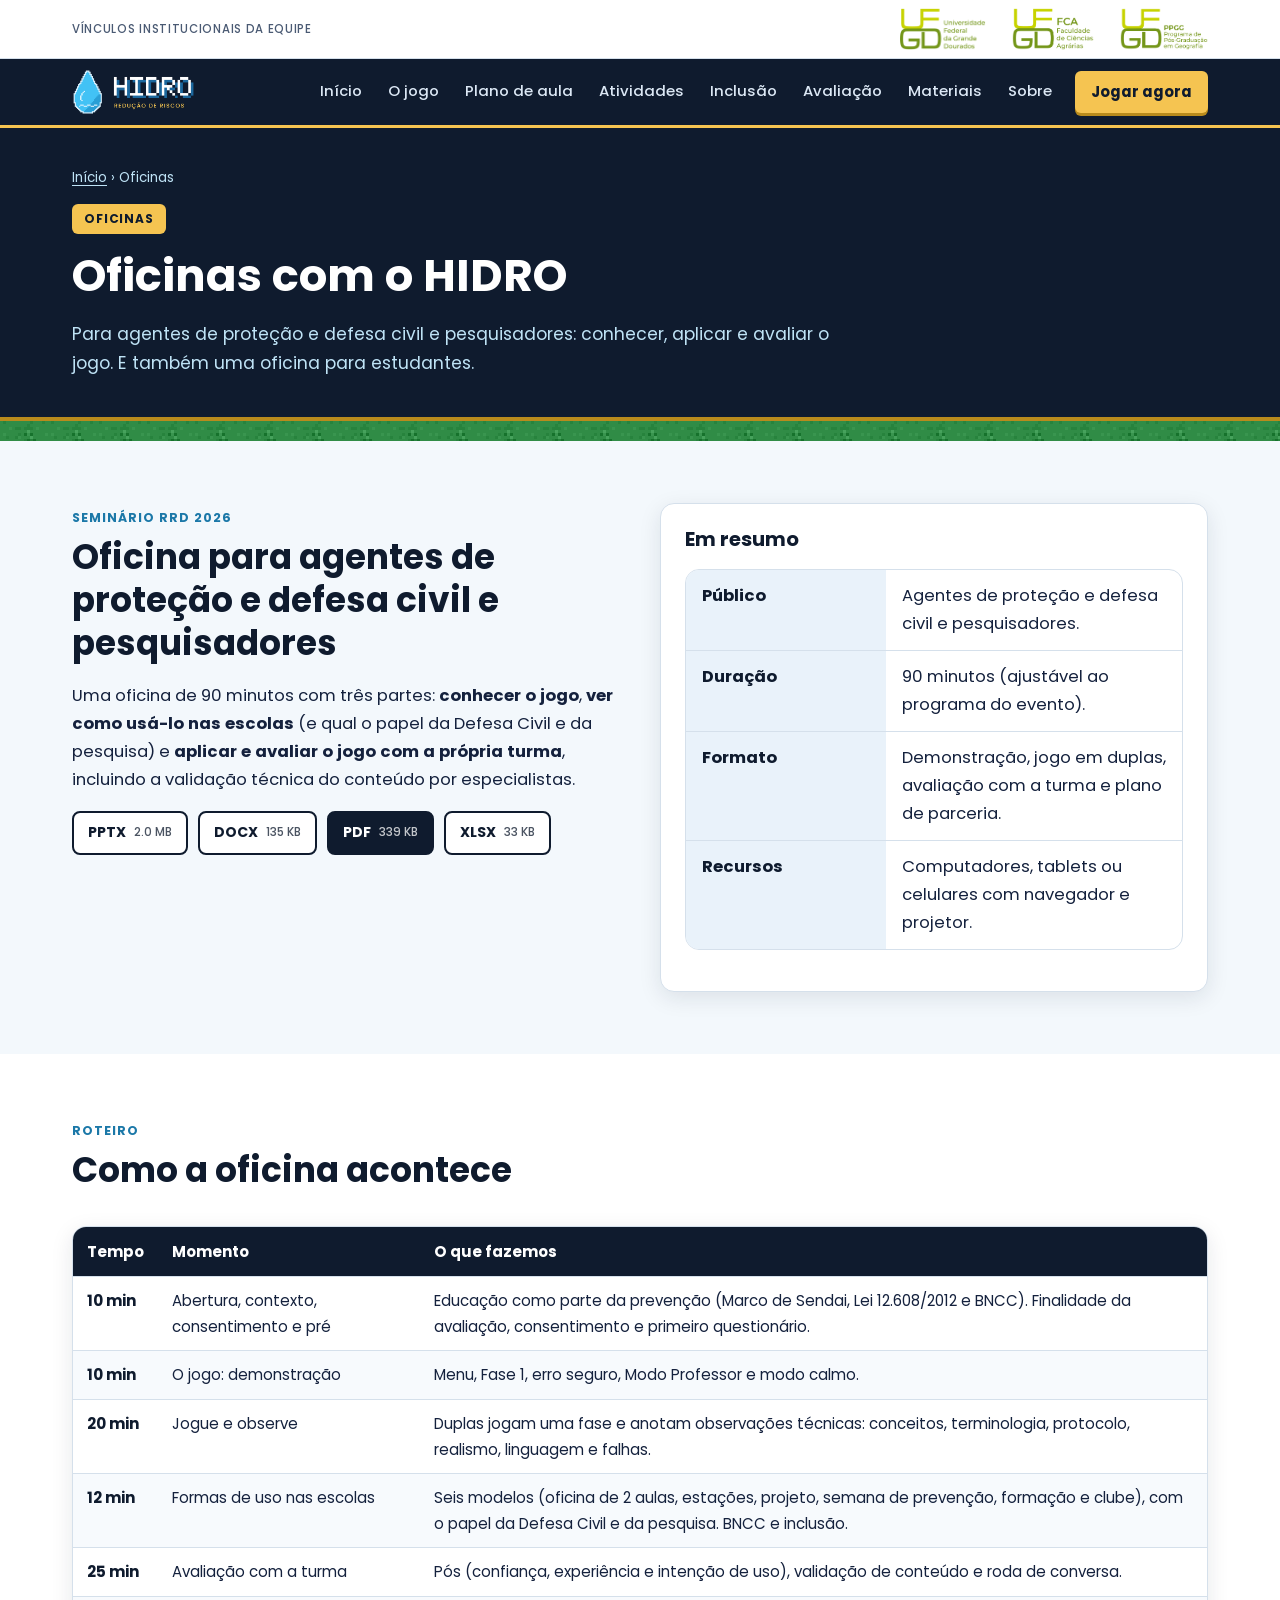
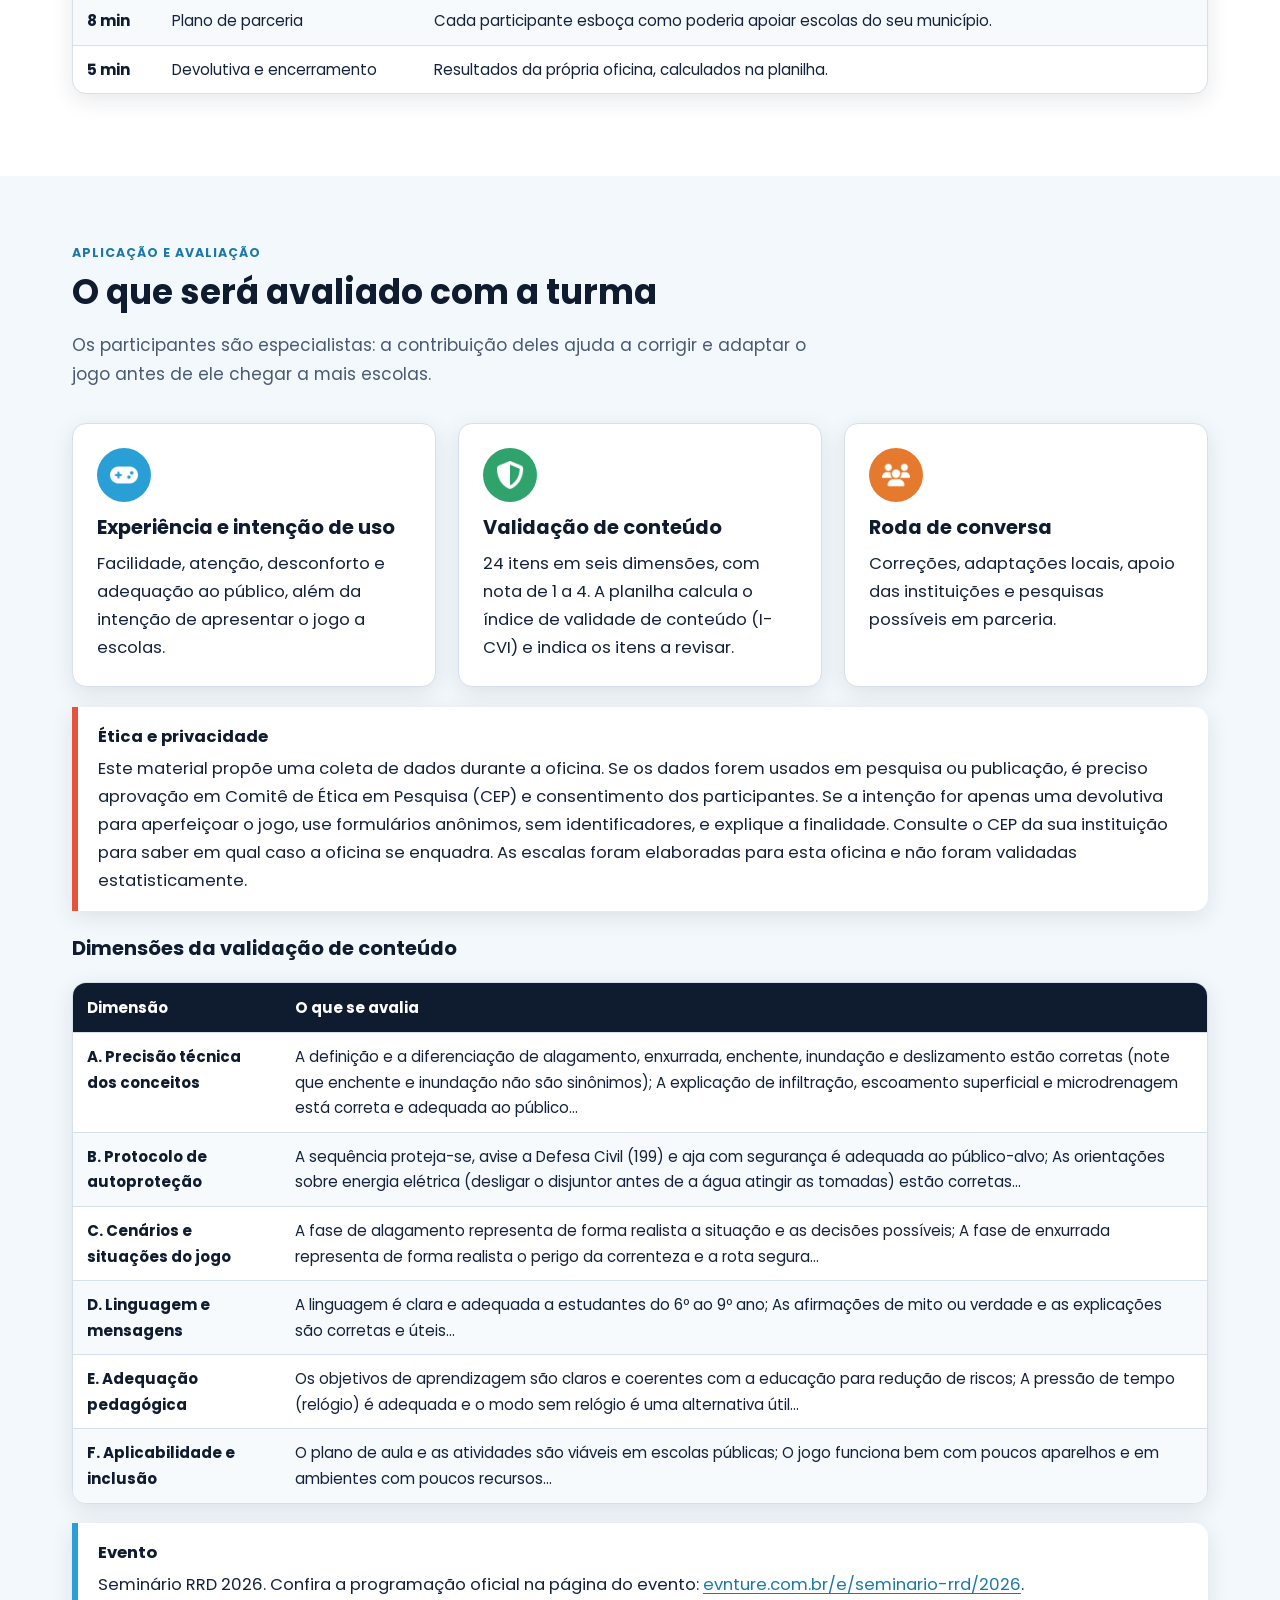
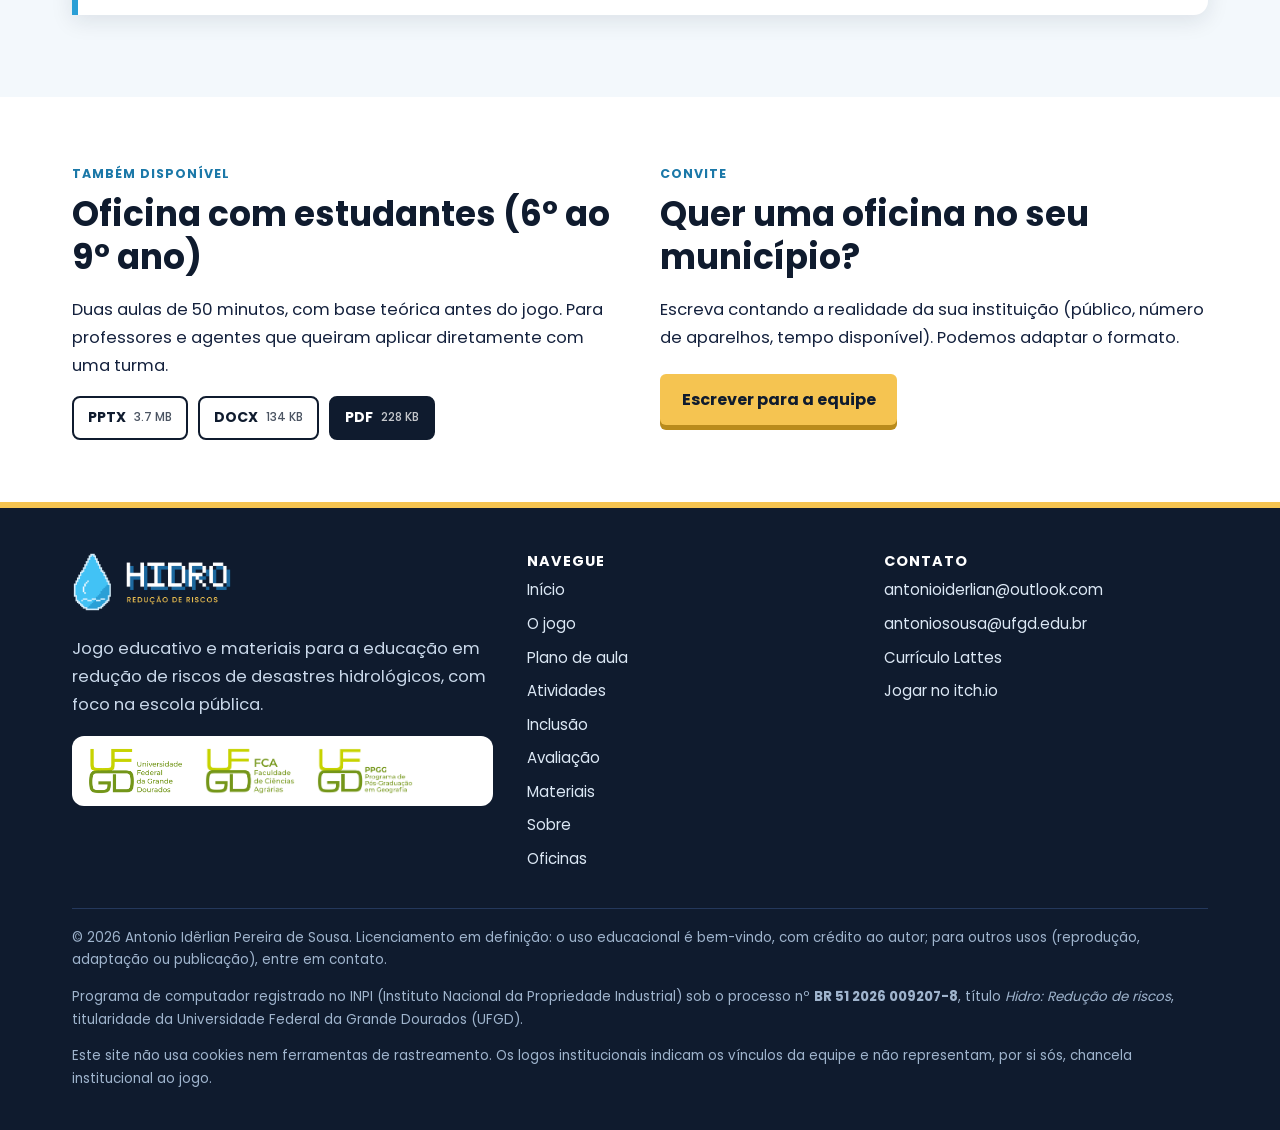
<file: oficina.html>
<!doctype html>
<html lang="pt-BR">
<head>
<meta charset="utf-8">
<meta name="viewport" content="width=device-width, initial-scale=1">
<title>Oficinas | HIDRO: Redução de Riscos</title>
<meta name="description" content="Oficina do HIDRO para agentes de proteção e defesa civil e pesquisadores (Seminário RRD 2026): conhecer o jogo, formas de uso nas escolas e avaliação com a turma. Também há oficina para estudantes.">
<meta name="author" content="Antonio Idêrlian Pereira de Sousa">
<meta name="theme-color" content="#0F1B2E">
<link rel="canonical" href="https://hidroreducacaoriscosufgd.netlify.app/oficina.html">
<meta property="og:type" content="website">
<meta property="og:locale" content="pt_BR">
<meta property="og:site_name" content="HIDRO: Redução de Riscos">
<meta property="og:title" content="Oficinas | HIDRO: Redução de Riscos">
<meta property="og:description" content="Oficina do HIDRO para agentes de proteção e defesa civil e pesquisadores (Seminário RRD 2026): conhecer o jogo, formas de uso nas escolas e avaliação com a turma. Também há oficina para estudantes.">
<meta property="og:url" content="https://hidroreducacaoriscosufgd.netlify.app/oficina.html">
<meta property="og:image" content="https://hidroreducacaoriscosufgd.netlify.app/assets/img/og-card.png">
<meta property="og:image:width" content="1200"><meta property="og:image:height" content="630">
<meta property="og:image:alt" content="HIDRO: Redução de Riscos. Jogo educativo, plano de aula e materiais. Logos da UFGD, FCA e PPGG.">
<meta name="twitter:card" content="summary_large_image">
<meta name="twitter:title" content="Oficinas | HIDRO: Redução de Riscos">
<meta name="twitter:description" content="Oficina do HIDRO para agentes de proteção e defesa civil e pesquisadores (Seminário RRD 2026): conhecer o jogo, formas de uso nas escolas e avaliação com a turma. Também há oficina para estudantes.">
<meta name="twitter:image" content="https://hidroreducacaoriscosufgd.netlify.app/assets/img/og-card.png">
<link rel="icon" type="image/png" href="assets/img/favicon.png">
<link rel="apple-touch-icon" href="assets/img/apple-touch-icon.png">
<link rel="stylesheet" href="assets/css/style.css">
</head>
<body>
<a class="skip-link" href="#conteudo">Ir para o conteúdo</a>
<div class="inst-bar"><div class="wrap">
  <span class="inst-label">Vínculos institucionais da equipe</span>
  <a href="https://www.ufgd.edu.br" target="_blank" rel="noopener" aria-label="UFGD (abre em nova aba)"><img src="assets/img/logo-ufgd.png" alt="UFGD, Universidade Federal da Grande Dourados"></a>
  <img src="assets/img/logo-fca.png" alt="FCA, Faculdade de Ciências Agrárias da UFGD">
  <img src="assets/img/logo-ppgg.png" alt="PPGG, Programa de Pós-Graduação em Geografia da UFGD">
</div></div>
<header class="site-header"><div class="wrap">
  <a class="brand" href="index.html" aria-label="HIDRO: Redução de Riscos, página inicial"><img src="assets/img/logo-hidro-escuro.png" alt="HIDRO: Redução de Riscos" width="123" height="46"></a>
  <button class="nav-toggle" type="button" aria-expanded="false" aria-controls="nav">Menu</button>
  <nav class="nav" id="nav" aria-label="Principal"><a href="index.html">Início</a><a href="jogo.html">O jogo</a><a href="plano-de-aula.html">Plano de aula</a><a href="atividades.html">Atividades</a><a href="inclusao.html">Inclusão</a><a href="avaliacao.html">Avaliação</a><a href="materiais.html">Materiais</a><a href="sobre.html">Sobre</a><a class="btn-play" href="https://aigeogames.itch.io/hidro-educacao-reducao-riscos-ufgd" target="_blank" rel="noopener">Jogar agora</a></nav>
</div></header>
<main id="conteudo">
<section class="page-hero"><div class="wrap"><div class="breadcrumb"><a href="index.html">Início</a> &rsaquo; Oficinas</div><span class="kicker">Oficinas</span><h1>Oficinas com o HIDRO</h1><p>Para agentes de proteção e defesa civil e pesquisadores: conhecer, aplicar e avaliar o jogo. E também uma oficina para estudantes.</p></div></section><div class="tile-strip" aria-hidden="true"></div>

<section class="section"><div class="wrap">
  <div class="split top">
    <div>
      <span class="eyebrow">Seminário RRD 2026</span><h2>Oficina para agentes de proteção e defesa civil e pesquisadores</h2>
      <p>Uma oficina de 90 minutos com três partes: <strong>conhecer o jogo</strong>, <strong>ver como usá-lo nas escolas</strong> (e qual o papel da Defesa Civil e da pesquisa) e <strong>aplicar e avaliar o jogo com a própria turma</strong>, incluindo a validação técnica do conteúdo por especialistas.</p>
      <div class="btns no-print" style="margin-top:14px"><div class="btns"><a class="dl-btn" href="materiais/HIDRO_Oficina_Agentes_Pesquisadores_Seminario_RRD.pptx" download>PPTX <small>2.0 MB</small></a></div><div class="btns"><a class="dl-btn" href="materiais/HIDRO_Oficina_Instrumentos.docx" download>DOCX <small>135 KB</small></a><a class="dl-btn primary" href="materiais/HIDRO_Oficina_Instrumentos.pdf" download>PDF <small>339 KB</small></a></div><div class="btns"><a class="dl-btn" href="materiais/HIDRO_Planilha_da_oficina.xlsx" download>XLSX <small>33 KB</small></a></div></div>
    </div>
    <div class="card"><h3>Em resumo</h3>
      <dl class="kv"><dt>Público</dt><dd>Agentes de proteção e defesa civil e pesquisadores.</dd><dt>Duração</dt><dd>90 minutos (ajustável ao programa do evento).</dd><dt>Formato</dt><dd>Demonstração, jogo em duplas, avaliação com a turma e plano de parceria.</dd><dt>Recursos</dt><dd>Computadores, tablets ou celulares com navegador e projetor.</dd></dl>
    </div>
  </div>
</div></section>

<section class="section alt"><div class="wrap">
  <div class="section-head"><span class="eyebrow">Roteiro</span><h2>Como a oficina acontece</h2></div>
  <div class="table-wrap"><table><thead><tr><th class="first" scope="col">Tempo</th><th scope="col">Momento</th><th scope="col">O que fazemos</th></tr></thead><tbody><tr><td class="first">10 min</td><td>Abertura, contexto, consentimento e pré</td><td>Educação como parte da prevenção (Marco de Sendai, Lei 12.608/2012 e BNCC). Finalidade da avaliação, consentimento e primeiro questionário.</td></tr><tr><td class="first">10 min</td><td>O jogo: demonstração</td><td>Menu, Fase 1, erro seguro, Modo Professor e modo calmo.</td></tr><tr><td class="first">20 min</td><td>Jogue e observe</td><td>Duplas jogam uma fase e anotam observações técnicas: conceitos, terminologia, protocolo, realismo, linguagem e falhas.</td></tr><tr><td class="first">12 min</td><td>Formas de uso nas escolas</td><td>Seis modelos (oficina de 2 aulas, estações, projeto, semana de prevenção, formação e clube), com o papel da Defesa Civil e da pesquisa. BNCC e inclusão.</td></tr><tr><td class="first">25 min</td><td>Avaliação com a turma</td><td>Pós (confiança, experiência e intenção de uso), validação de conteúdo e roda de conversa.</td></tr><tr><td class="first">8 min</td><td>Plano de parceria</td><td>Cada participante esboça como poderia apoiar escolas do seu município.</td></tr><tr><td class="first">5 min</td><td>Devolutiva e encerramento</td><td>Resultados da própria oficina, calculados na planilha.</td></tr></tbody></table></div>
</div></section>

<section class="section"><div class="wrap">
  <div class="section-head"><span class="eyebrow">Aplicação e avaliação</span><h2>O que será avaliado com a turma</h2><p>Os participantes são especialistas: a contribuição deles ajuda a corrigir e adaptar o jogo antes de ele chegar a mais escolas.</p></div>
  <div class="grid c3">
    <div class="card"><span class="ico" style="background:#2A9FD6"><img src="assets/img/ic/Gamepad_w.png" alt="" width="28" height="28"></span><h3>Experiência e intenção de uso</h3><p>Facilidade, atenção, desconforto e adequação ao público, além da intenção de apresentar o jogo a escolas.</p></div>
    <div class="card"><span class="ico" style="background:#2FA36B"><img src="assets/img/ic/ShieldHalved_w.png" alt="" width="28" height="28"></span><h3>Validação de conteúdo</h3><p>24 itens em seis dimensões, com nota de 1 a 4. A planilha calcula o índice de validade de conteúdo (I-CVI) e indica os itens a revisar.</p></div>
    <div class="card"><span class="ico" style="background:#E57A2E"><img src="assets/img/ic/Users_w.png" alt="" width="28" height="28"></span><h3>Roda de conversa</h3><p>Correções, adaptações locais, apoio das instituições e pesquisas possíveis em parceria.</p></div>
  </div>
  <div class="callout warn"><strong class="t">Ética e privacidade</strong><p>Este material propõe uma coleta de dados durante a oficina. Se os dados forem usados em pesquisa ou publicação, é preciso aprovação em Comitê de Ética em Pesquisa (CEP) e consentimento dos participantes. Se a intenção for apenas uma devolutiva para aperfeiçoar o jogo, use formulários anônimos, sem identificadores, e explique a finalidade. Consulte o CEP da sua instituição para saber em qual caso a oficina se enquadra. As escalas foram elaboradas para esta oficina e não foram validadas estatisticamente.</p></div>
  <h3 style="margin-top:26px">Dimensões da validação de conteúdo</h3>
  <div class="table-wrap"><table><thead><tr><th class="first" scope="col">Dimensão</th><th scope="col">O que se avalia</th></tr></thead><tbody><tr><td class="first">A. Precisão técnica dos conceitos</td><td>A definição e a diferenciação de alagamento, enxurrada, enchente, inundação e deslizamento estão corretas (note que enchente e inundação não são sinônimos); A explicação de infiltração, escoamento superficial e microdrenagem está correta e adequada ao público...</td></tr><tr><td class="first">B. Protocolo de autoproteção</td><td>A sequência proteja-se, avise a Defesa Civil (199) e aja com segurança é adequada ao público-alvo; As orientações sobre energia elétrica (desligar o disjuntor antes de a água atingir as tomadas) estão corretas...</td></tr><tr><td class="first">C. Cenários e situações do jogo</td><td>A fase de alagamento representa de forma realista a situação e as decisões possíveis; A fase de enxurrada representa de forma realista o perigo da correnteza e a rota segura...</td></tr><tr><td class="first">D. Linguagem e mensagens</td><td>A linguagem é clara e adequada a estudantes do 6º ao 9º ano; As afirmações de mito ou verdade e as explicações são corretas e úteis...</td></tr><tr><td class="first">E. Adequação pedagógica</td><td>Os objetivos de aprendizagem são claros e coerentes com a educação para redução de riscos; A pressão de tempo (relógio) é adequada e o modo sem relógio é uma alternativa útil...</td></tr><tr><td class="first">F. Aplicabilidade e inclusão</td><td>O plano de aula e as atividades são viáveis em escolas públicas; O jogo funciona bem com poucos aparelhos e em ambientes com poucos recursos...</td></tr></tbody></table></div>
  <div class="callout info"><strong class="t">Evento</strong><p>Seminário RRD 2026. Confira a programação oficial na página do evento: <a href="https://www.evnture.com.br/e/seminario-rrd/2026" target="_blank" rel="noopener">evnture.com.br/e/seminario-rrd/2026</a>.</p></div>
</div></section>

<section class="section alt"><div class="wrap">
  <div class="split top">
    <div><span class="eyebrow">Também disponível</span><h2>Oficina com estudantes (6º ao 9º ano)</h2>
      <p>Duas aulas de 50 minutos, com base teórica antes do jogo. Para professores e agentes que queiram aplicar diretamente com uma turma.</p>
      <div class="btns"><a class="dl-btn" href="materiais/HIDRO_Oficina_Estudantes.pptx" download>PPTX <small>3.7 MB</small></a><a class="dl-btn" href="materiais/HIDRO_Plano_de_aula.docx" download>DOCX <small>134 KB</small></a><a class="dl-btn primary" href="materiais/HIDRO_Plano_de_aula.pdf" download>PDF <small>228 KB</small></a></div></div>
    <div><span class="eyebrow">Convite</span><h2>Quer uma oficina no seu município?</h2><p>Escreva contando a realidade da sua instituição (público, número de aparelhos, tempo disponível). Podemos adaptar o formato.</p>
      <div class="btn-row"><a class="px-btn" href="mailto:antonioiderlian@outlook.com?subject=Oficina%20HIDRO">Escrever para a equipe</a></div></div>
  </div>
</div></section>
</main>
<footer class="site-footer"><div class="wrap">
  <div class="footer-grid">
    <div>
      <img src="assets/img/logo-hidro-escuro.png" alt="HIDRO: Redução de Riscos" width="160" height="60" style="height:60px;width:auto">
      <p style="margin-top:14px">Jogo educativo e materiais para a educação em redução de riscos de desastres hidrológicos, com foco na escola pública.</p>
      <div class="logos-plate" aria-label="Vínculos institucionais da equipe">
        <img src="assets/img/logo-ufgd.png" alt="UFGD"><img src="assets/img/logo-fca.png" alt="FCA/UFGD"><img src="assets/img/logo-ppgg.png" alt="PPGG/UFGD">
      </div>
    </div>
    <div>
      <h4>Navegue</h4>
      <ul><li><a href="index.html">Início</a></li><li><a href="jogo.html">O jogo</a></li><li><a href="plano-de-aula.html">Plano de aula</a></li><li><a href="atividades.html">Atividades</a></li><li><a href="inclusao.html">Inclusão</a></li><li><a href="avaliacao.html">Avaliação</a></li><li><a href="materiais.html">Materiais</a></li><li><a href="sobre.html">Sobre</a></li><li><a href="oficina.html">Oficinas</a></li></ul>
    </div>
    <div>
      <h4>Contato</h4>
      <ul>
        <li><a href="mailto:antonioiderlian@outlook.com">antonioiderlian@outlook.com</a></li>
        <li><a href="mailto:antoniosousa@ufgd.edu.br">antoniosousa@ufgd.edu.br</a></li>
        <li><a href="http://lattes.cnpq.br/8679039748672255" target="_blank" rel="noopener">Currículo Lattes</a></li>
        <li><a href="https://aigeogames.itch.io/hidro-educacao-reducao-riscos-ufgd" target="_blank" rel="noopener">Jogar no itch.io</a></li>
      </ul>
    </div>
  </div>
  <div class="legal">
    <p>&copy; <span id="year">2026</span> Antonio Idêrlian Pereira de Sousa. Licenciamento em definição: o uso educacional é bem-vindo, com crédito ao autor; para outros usos (reprodução, adaptação ou publicação), entre em contato.</p>
    <p>Programa de computador registrado no INPI (Instituto Nacional da Propriedade Industrial) sob o processo n&ordm; <strong>BR 51 2026 009207-8</strong>, título <em>Hidro: Redução de riscos</em>, titularidade da Universidade Federal da Grande Dourados (UFGD).</p>
    <p>Este site não usa cookies nem ferramentas de rastreamento. Os logos institucionais indicam os vínculos da equipe e não representam, por si sós, chancela institucional ao jogo.</p>
  </div>
</div></footer>
<script src="assets/js/main.js"></script>
</body>
</html>
</file>
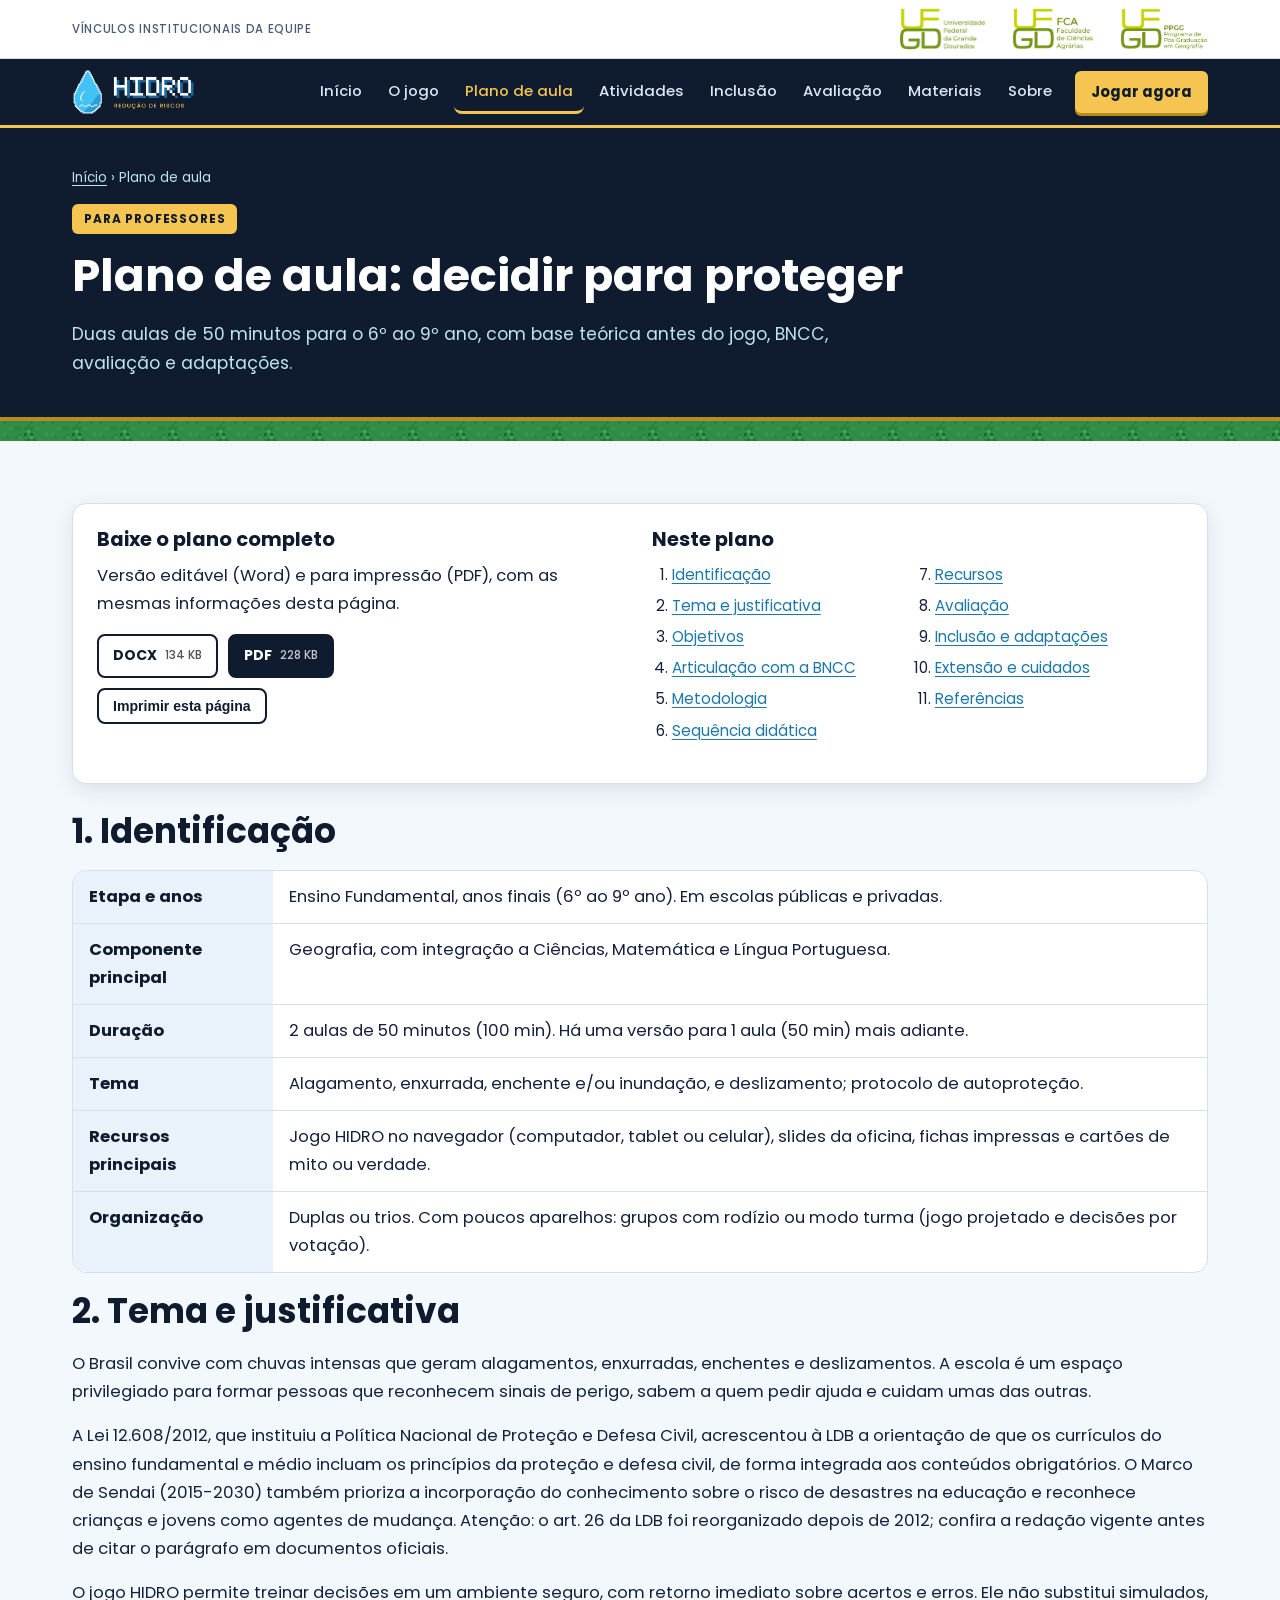
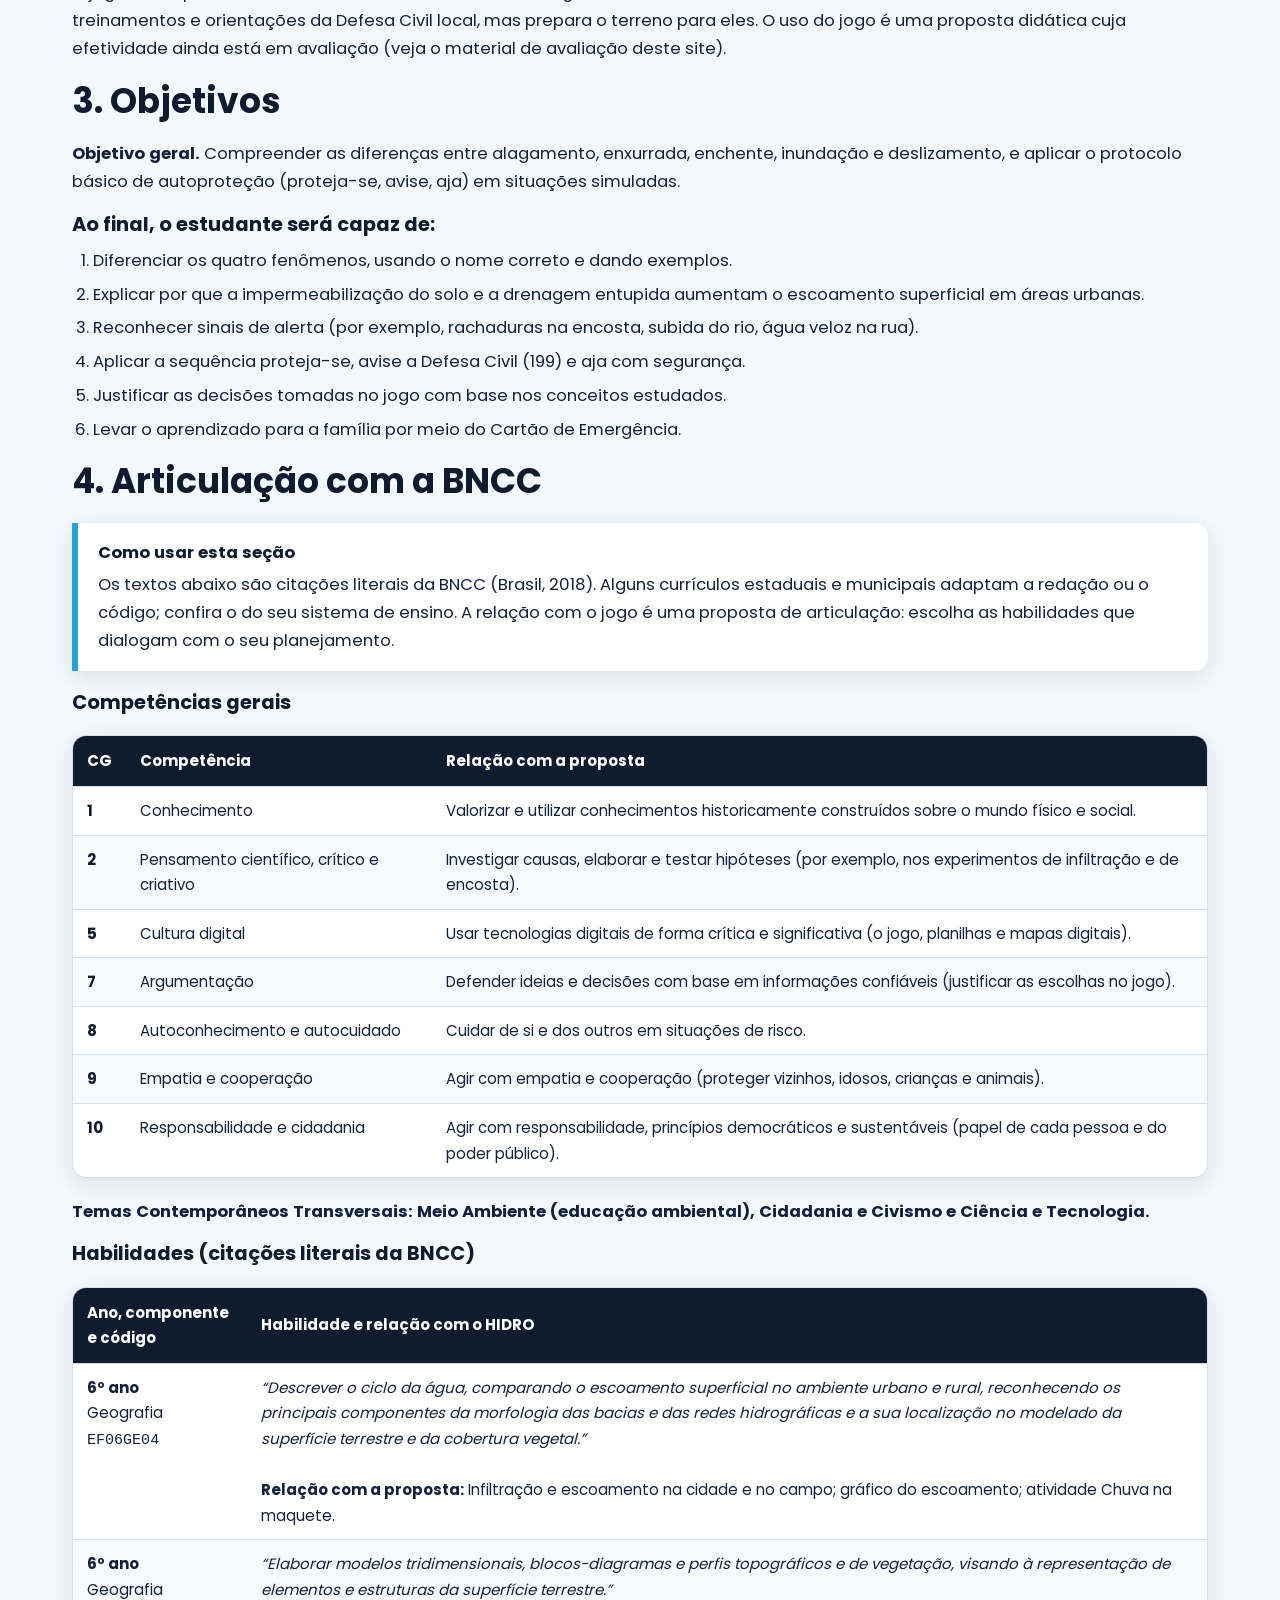
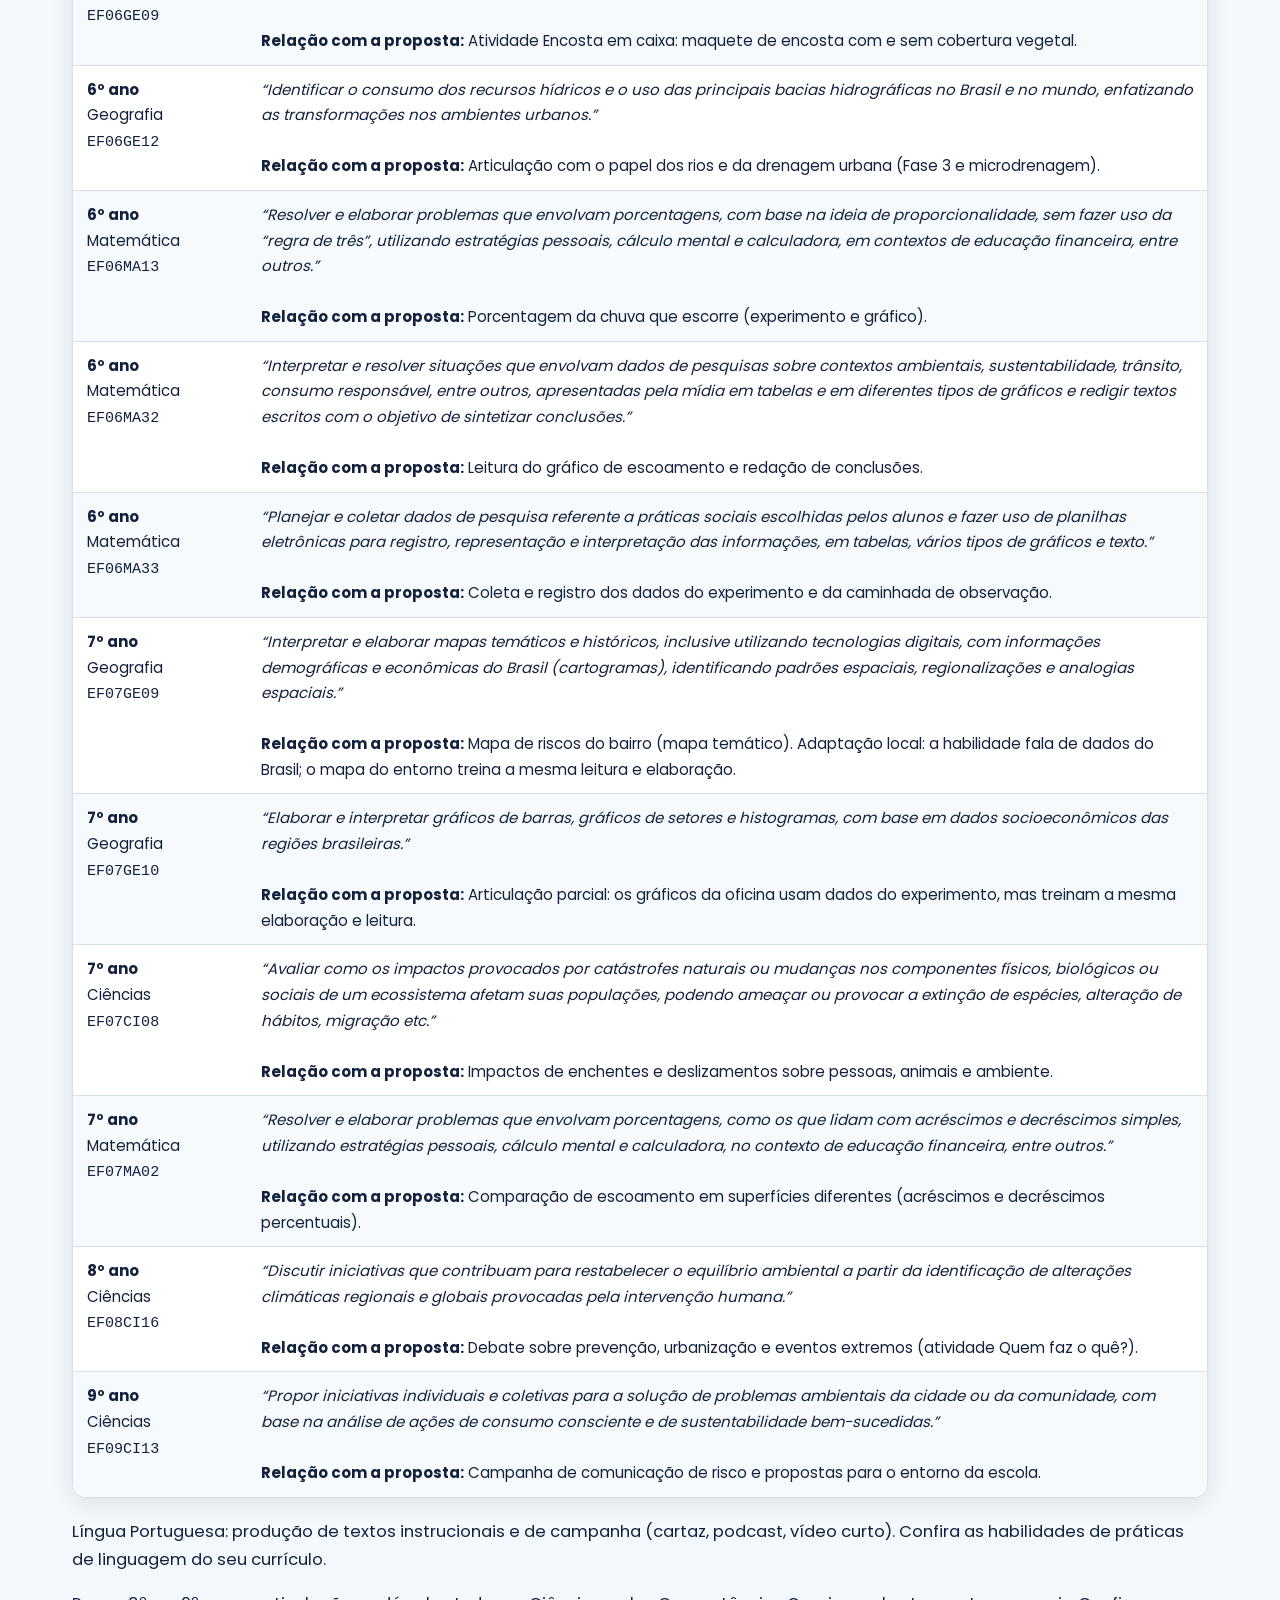
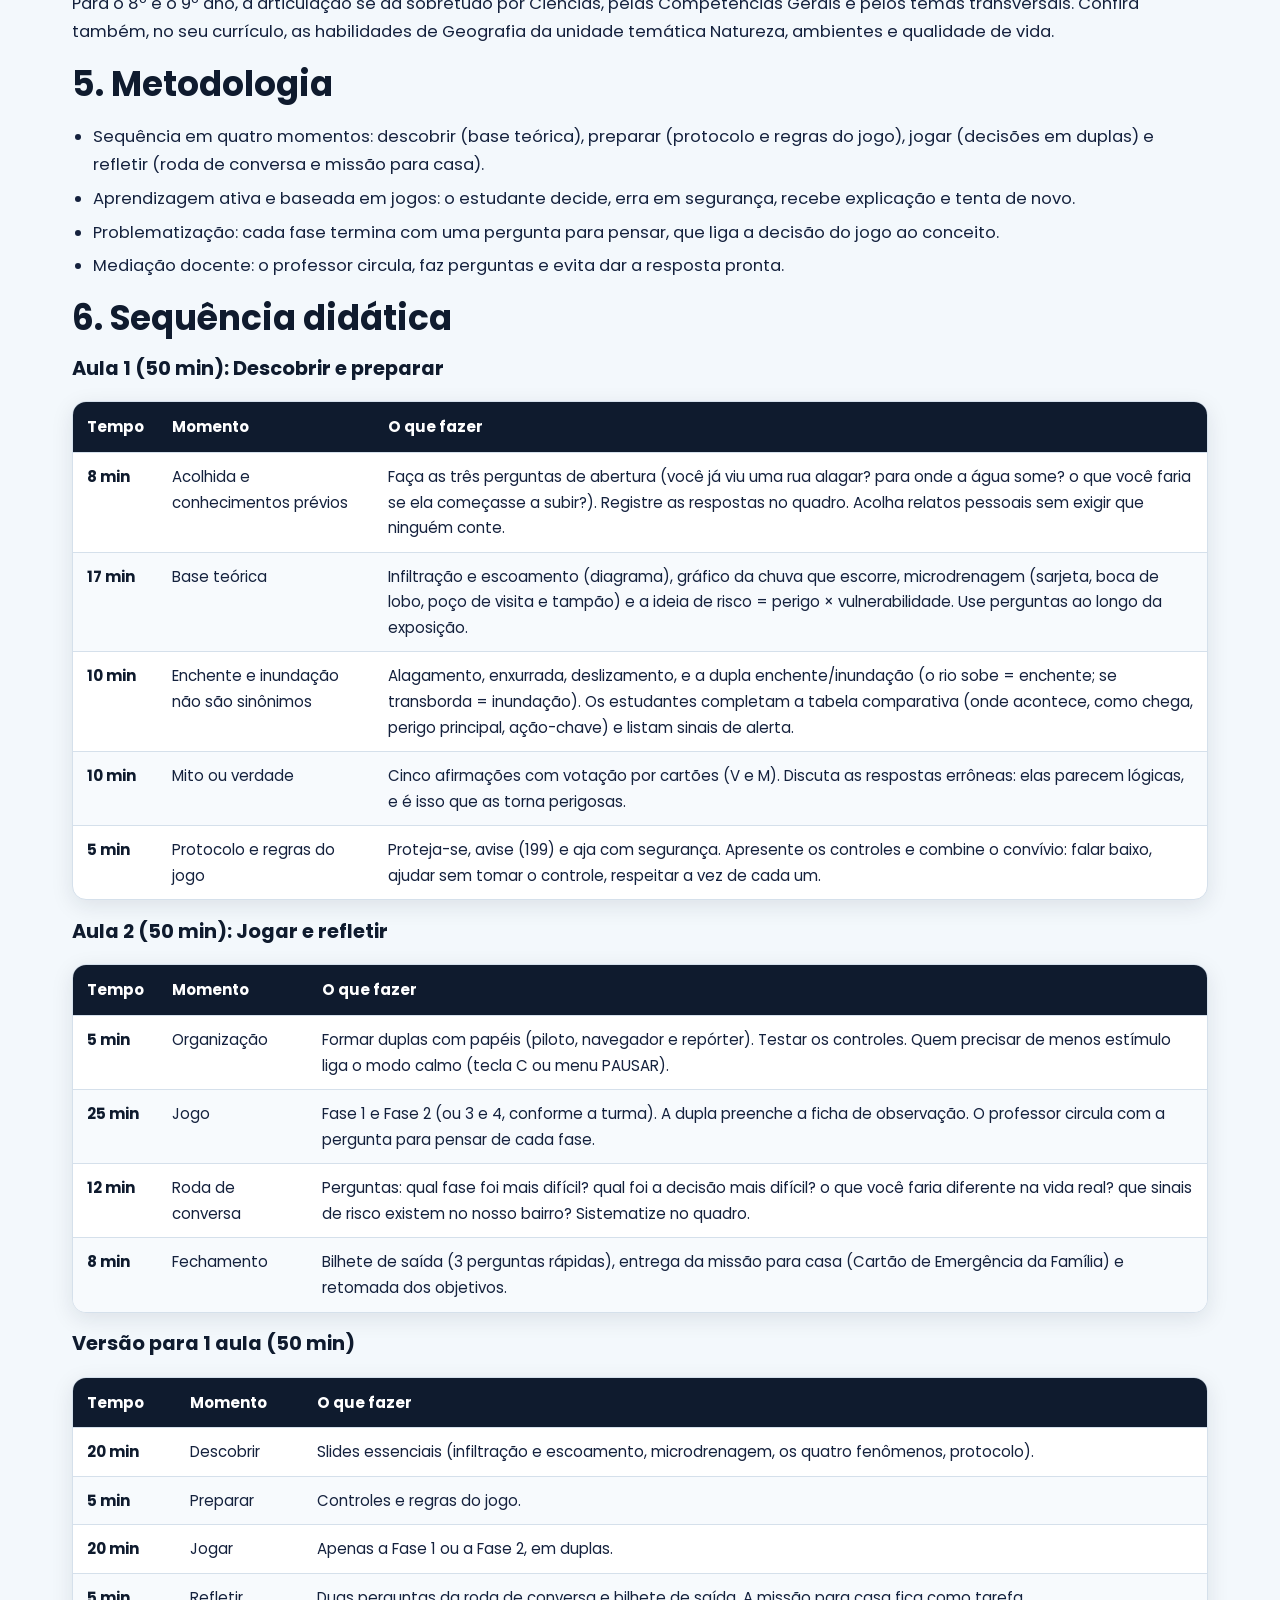
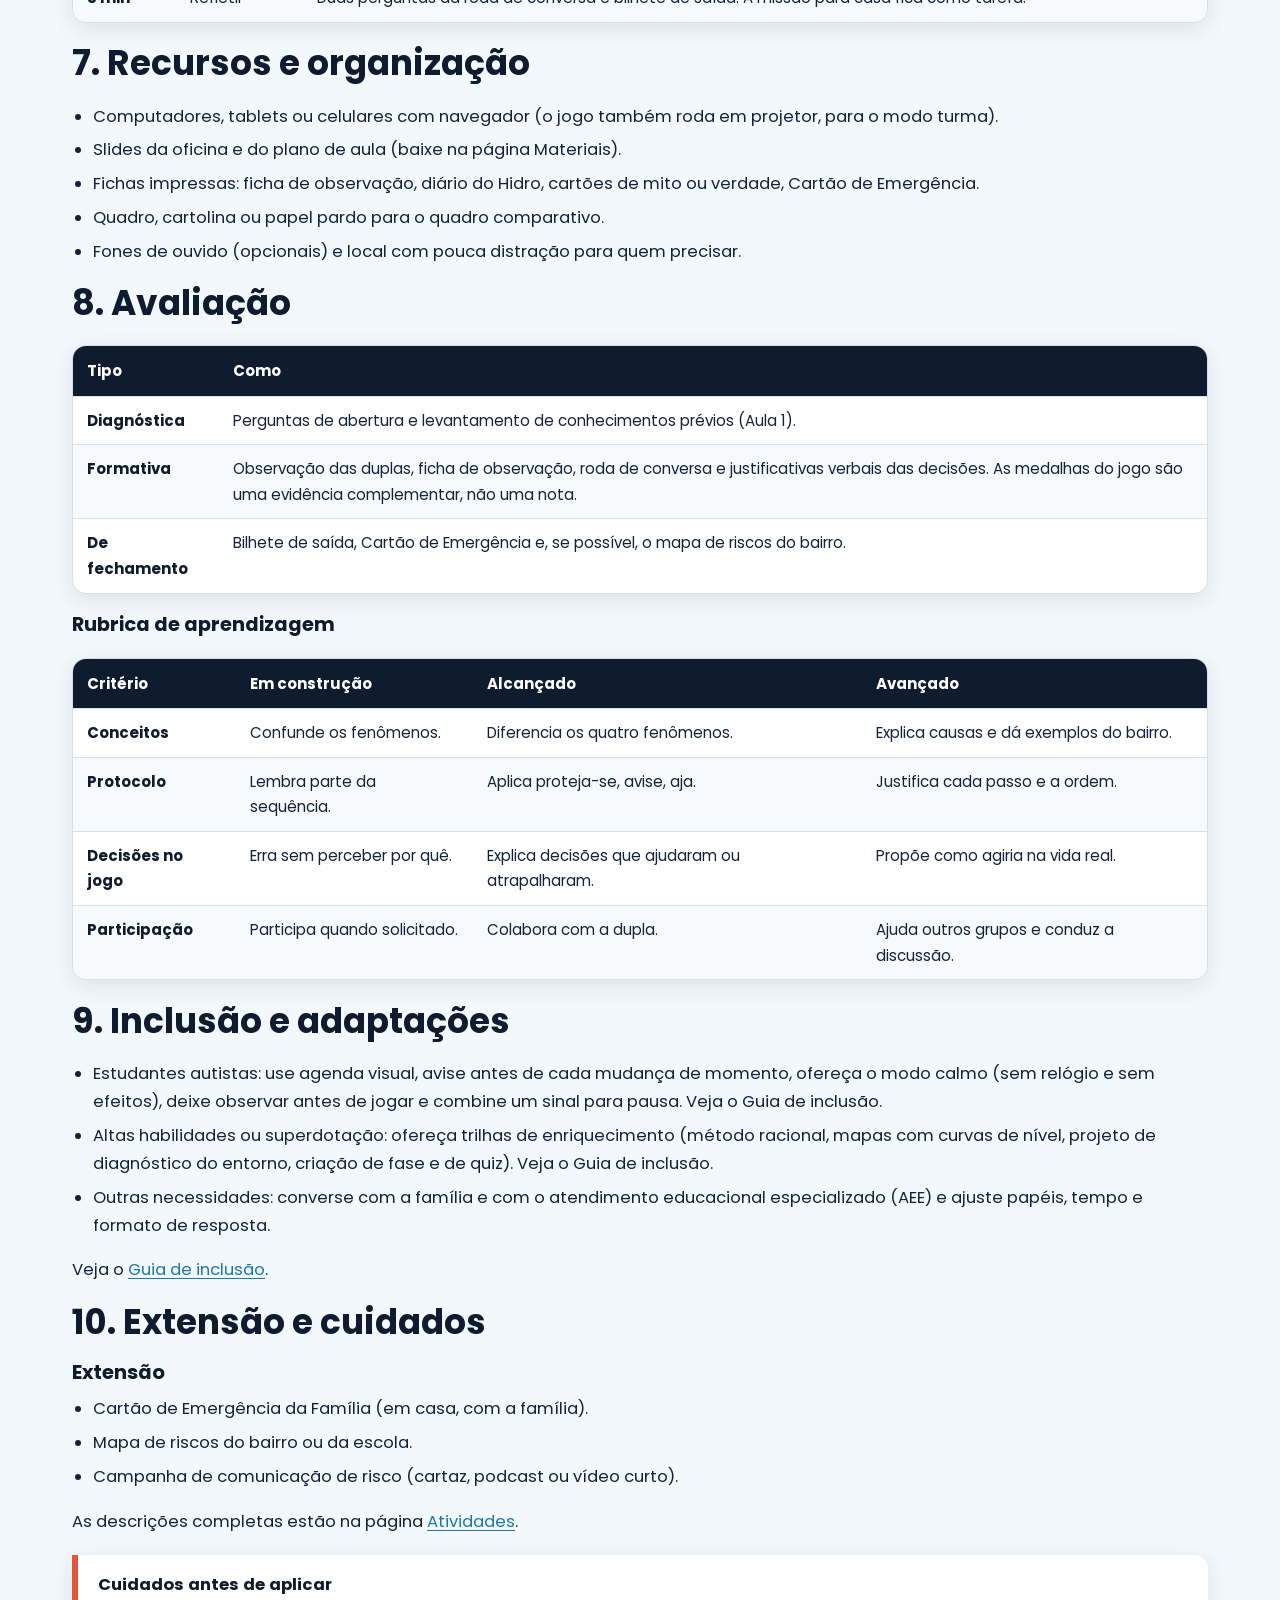
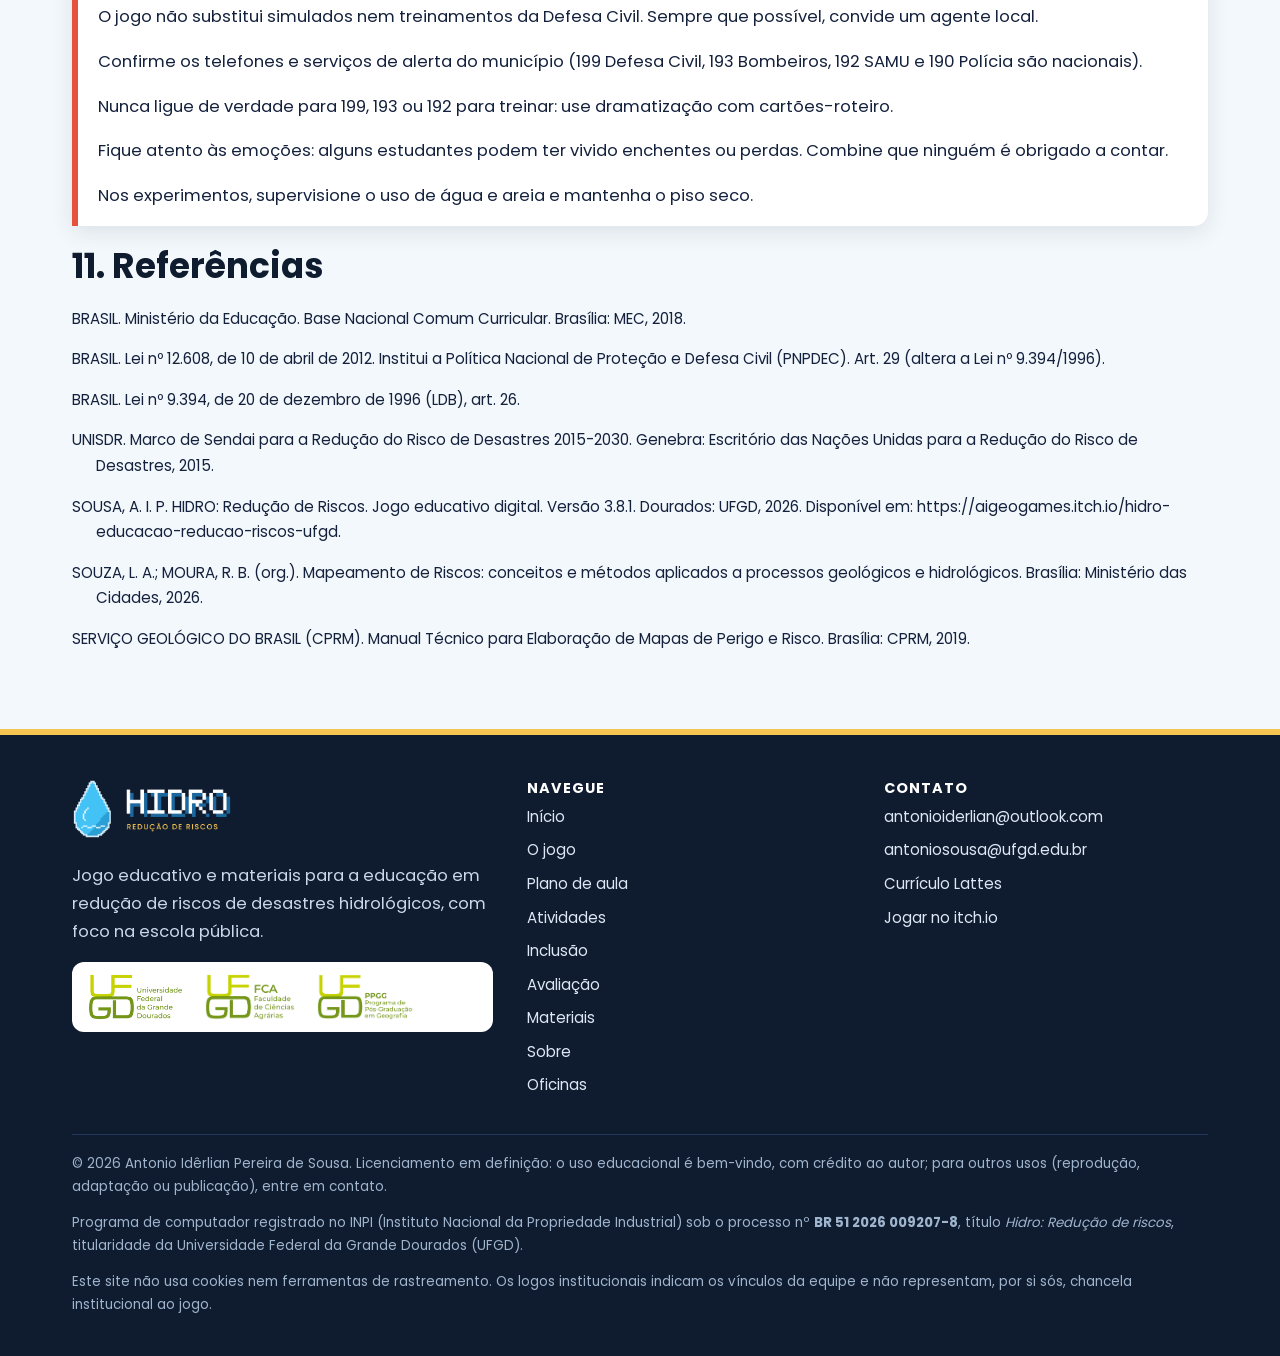
<file: plano-de-aula.html>
<!doctype html>
<html lang="pt-BR">
<head>
<meta charset="utf-8">
<meta name="viewport" content="width=device-width, initial-scale=1">
<title>Plano de aula | HIDRO: Redução de Riscos</title>
<meta name="description" content="Plano de aula de 2 aulas para o Ensino Fundamental (anos finais), com habilidades da BNCC, sequência didática, avaliação e adaptações para inclusão.">
<meta name="author" content="Antonio Idêrlian Pereira de Sousa">
<meta name="theme-color" content="#0F1B2E">
<link rel="canonical" href="https://hidroreducacaoriscosufgd.netlify.app/plano-de-aula.html">
<meta property="og:type" content="website">
<meta property="og:locale" content="pt_BR">
<meta property="og:site_name" content="HIDRO: Redução de Riscos">
<meta property="og:title" content="Plano de aula | HIDRO: Redução de Riscos">
<meta property="og:description" content="Plano de aula de 2 aulas para o Ensino Fundamental (anos finais), com habilidades da BNCC, sequência didática, avaliação e adaptações para inclusão.">
<meta property="og:url" content="https://hidroreducacaoriscosufgd.netlify.app/plano-de-aula.html">
<meta property="og:image" content="https://hidroreducacaoriscosufgd.netlify.app/assets/img/og-card.png">
<meta property="og:image:width" content="1200"><meta property="og:image:height" content="630">
<meta property="og:image:alt" content="HIDRO: Redução de Riscos. Jogo educativo, plano de aula e materiais. Logos da UFGD, FCA e PPGG.">
<meta name="twitter:card" content="summary_large_image">
<meta name="twitter:title" content="Plano de aula | HIDRO: Redução de Riscos">
<meta name="twitter:description" content="Plano de aula de 2 aulas para o Ensino Fundamental (anos finais), com habilidades da BNCC, sequência didática, avaliação e adaptações para inclusão.">
<meta name="twitter:image" content="https://hidroreducacaoriscosufgd.netlify.app/assets/img/og-card.png">
<link rel="icon" type="image/png" href="assets/img/favicon.png">
<link rel="apple-touch-icon" href="assets/img/apple-touch-icon.png">
<link rel="stylesheet" href="assets/css/style.css">
</head>
<body>
<a class="skip-link" href="#conteudo">Ir para o conteúdo</a>
<div class="inst-bar"><div class="wrap">
  <span class="inst-label">Vínculos institucionais da equipe</span>
  <a href="https://www.ufgd.edu.br" target="_blank" rel="noopener" aria-label="UFGD (abre em nova aba)"><img src="assets/img/logo-ufgd.png" alt="UFGD, Universidade Federal da Grande Dourados"></a>
  <img src="assets/img/logo-fca.png" alt="FCA, Faculdade de Ciências Agrárias da UFGD">
  <img src="assets/img/logo-ppgg.png" alt="PPGG, Programa de Pós-Graduação em Geografia da UFGD">
</div></div>
<header class="site-header"><div class="wrap">
  <a class="brand" href="index.html" aria-label="HIDRO: Redução de Riscos, página inicial"><img src="assets/img/logo-hidro-escuro.png" alt="HIDRO: Redução de Riscos" width="123" height="46"></a>
  <button class="nav-toggle" type="button" aria-expanded="false" aria-controls="nav">Menu</button>
  <nav class="nav" id="nav" aria-label="Principal"><a href="index.html">Início</a><a href="jogo.html">O jogo</a><a href="plano-de-aula.html" aria-current="page">Plano de aula</a><a href="atividades.html">Atividades</a><a href="inclusao.html">Inclusão</a><a href="avaliacao.html">Avaliação</a><a href="materiais.html">Materiais</a><a href="sobre.html">Sobre</a><a class="btn-play" href="https://aigeogames.itch.io/hidro-educacao-reducao-riscos-ufgd" target="_blank" rel="noopener">Jogar agora</a></nav>
</div></header>
<main id="conteudo">
<section class="page-hero"><div class="wrap"><div class="breadcrumb"><a href="index.html">Início</a> &rsaquo; Plano de aula</div><span class="kicker">Para professores</span><h1>Plano de aula: decidir para proteger</h1><p>Duas aulas de 50 minutos para o 6º ao 9º ano, com base teórica antes do jogo, BNCC, avaliação e adaptações.</p></div></section><div class="tile-strip" aria-hidden="true"></div>

<section class="section"><div class="wrap">
  <div class="card no-print" style="margin-bottom:26px"><div class="split top" style="gap:24px">
    <div><h3>Baixe o plano completo</h3><p>Versão editável (Word) e para impressão (PDF), com as mesmas informações desta página.</p><div class="btns"><a class="dl-btn" href="materiais/HIDRO_Plano_de_aula.docx" download>DOCX <small>134 KB</small></a><a class="dl-btn primary" href="materiais/HIDRO_Plano_de_aula.pdf" download>PDF <small>228 KB</small></a></div><div class="btns" style="margin-top:10px"><button class="dl-btn" type="button" data-print>Imprimir esta página</button></div></div>
    <div><h3>Neste plano</h3><ol style="columns:2;font-size:.95rem"><li><a href="#identificacao">Identificação</a></li><li><a href="#justificativa">Tema e justificativa</a></li><li><a href="#objetivos">Objetivos</a></li><li><a href="#bncc">Articulação com a BNCC</a></li><li><a href="#metodologia">Metodologia</a></li><li><a href="#sequencia">Sequência didática</a></li><li><a href="#recursos">Recursos</a></li><li><a href="#avaliacao">Avaliação</a></li><li><a href="#inclusao">Inclusão e adaptações</a></li><li><a href="#extensao">Extensão e cuidados</a></li><li><a href="#referencias">Referências</a></li></ol></div>
  </div></div>

  <h2 id="identificacao">1. Identificação</h2>
  <dl class="kv"><dt>Etapa e anos</dt><dd>Ensino Fundamental, anos finais (6º ao 9º ano). Em escolas públicas e privadas.</dd><dt>Componente principal</dt><dd>Geografia, com integração a Ciências, Matemática e Língua Portuguesa.</dd><dt>Duração</dt><dd>2 aulas de 50 minutos (100 min). Há uma versão para 1 aula (50 min) mais adiante.</dd><dt>Tema</dt><dd>Alagamento, enxurrada, enchente e/ou inundação, e deslizamento; protocolo de autoproteção.</dd><dt>Recursos principais</dt><dd>Jogo HIDRO no navegador (computador, tablet ou celular), slides da oficina, fichas impressas e cartões de mito ou verdade.</dd><dt>Organização</dt><dd>Duplas ou trios. Com poucos aparelhos: grupos com rodízio ou modo turma (jogo projetado e decisões por votação).</dd></dl>

  <h2 id="justificativa">2. Tema e justificativa</h2><p>O Brasil convive com chuvas intensas que geram alagamentos, enxurradas, enchentes e deslizamentos. A escola é um espaço privilegiado para formar pessoas que reconhecem sinais de perigo, sabem a quem pedir ajuda e cuidam umas das outras.</p><p>A Lei 12.608/2012, que instituiu a Política Nacional de Proteção e Defesa Civil, acrescentou à LDB a orientação de que os currículos do ensino fundamental e médio incluam os princípios da proteção e defesa civil, de forma integrada aos conteúdos obrigatórios. O Marco de Sendai (2015-2030) também prioriza a incorporação do conhecimento sobre o risco de desastres na educação e reconhece crianças e jovens como agentes de mudança. Atenção: o art. 26 da LDB foi reorganizado depois de 2012; confira a redação vigente antes de citar o parágrafo em documentos oficiais.</p><p>O jogo HIDRO permite treinar decisões em um ambiente seguro, com retorno imediato sobre acertos e erros. Ele não substitui simulados, treinamentos e orientações da Defesa Civil local, mas prepara o terreno para eles. O uso do jogo é uma proposta didática cuja efetividade ainda está em avaliação (veja o material de avaliação deste site).</p>

  <h2 id="objetivos">3. Objetivos</h2>
  <p><strong>Objetivo geral.</strong> Compreender as diferenças entre alagamento, enxurrada, enchente, inundação e deslizamento, e aplicar o protocolo básico de autoproteção (proteja-se, avise, aja) em situações simuladas.</p><h3>Ao final, o estudante será capaz de:</h3><ol><li>Diferenciar os quatro fenômenos, usando o nome correto e dando exemplos.</li><li>Explicar por que a impermeabilização do solo e a drenagem entupida aumentam o escoamento superficial em áreas urbanas.</li><li>Reconhecer sinais de alerta (por exemplo, rachaduras na encosta, subida do rio, água veloz na rua).</li><li>Aplicar a sequência proteja-se, avise a Defesa Civil (199) e aja com segurança.</li><li>Justificar as decisões tomadas no jogo com base nos conceitos estudados.</li><li>Levar o aprendizado para a família por meio do Cartão de Emergência.</li></ol>

  <h2 id="bncc">4. Articulação com a BNCC</h2><div class="callout info"><strong class="t">Como usar esta seção</strong><p>Os textos abaixo são citações literais da BNCC (Brasil, 2018). Alguns currículos estaduais e municipais adaptam a redação ou o código; confira o do seu sistema de ensino. A relação com o jogo é uma proposta de articulação: escolha as habilidades que dialogam com o seu planejamento.</p></div>
  <h3>Competências gerais</h3><div class="table-wrap"><table><thead><tr><th class="first" scope="col">CG</th><th scope="col">Competência</th><th scope="col">Relação com a proposta</th></tr></thead><tbody><tr><td class="first">1</td><td>Conhecimento</td><td>Valorizar e utilizar conhecimentos historicamente construídos sobre o mundo físico e social.</td></tr><tr><td class="first">2</td><td>Pensamento científico, crítico e criativo</td><td>Investigar causas, elaborar e testar hipóteses (por exemplo, nos experimentos de infiltração e de encosta).</td></tr><tr><td class="first">5</td><td>Cultura digital</td><td>Usar tecnologias digitais de forma crítica e significativa (o jogo, planilhas e mapas digitais).</td></tr><tr><td class="first">7</td><td>Argumentação</td><td>Defender ideias e decisões com base em informações confiáveis (justificar as escolhas no jogo).</td></tr><tr><td class="first">8</td><td>Autoconhecimento e autocuidado</td><td>Cuidar de si e dos outros em situações de risco.</td></tr><tr><td class="first">9</td><td>Empatia e cooperação</td><td>Agir com empatia e cooperação (proteger vizinhos, idosos, crianças e animais).</td></tr><tr><td class="first">10</td><td>Responsabilidade e cidadania</td><td>Agir com responsabilidade, princípios democráticos e sustentáveis (papel de cada pessoa e do poder público).</td></tr></tbody></table></div>
  <p><strong>Temas Contemporâneos Transversais: Meio Ambiente (educação ambiental), Cidadania e Civismo e Ciência e Tecnologia.</strong></p>
  <h3>Habilidades (citações literais da BNCC)</h3><div class="table-wrap"><table><thead><tr><th scope="col">Ano, componente e código</th><th scope="col">Habilidade e relação com o HIDRO</th></tr></thead><tbody><tr><td><strong>6º ano</strong><br>Geografia<br><code>EF06GE04</code></td><td><em>“Descrever o ciclo da água, comparando o escoamento superficial no ambiente urbano e rural, reconhecendo os principais componentes da morfologia das bacias e das redes hidrográficas e a sua localização no modelado da superfície terrestre e da cobertura vegetal.”</em><br><br><strong>Relação com a proposta:</strong> Infiltração e escoamento na cidade e no campo; gráfico do escoamento; atividade Chuva na maquete.</td></tr><tr><td><strong>6º ano</strong><br>Geografia<br><code>EF06GE09</code></td><td><em>“Elaborar modelos tridimensionais, blocos-diagramas e perfis topográficos e de vegetação, visando à representação de elementos e estruturas da superfície terrestre.”</em><br><br><strong>Relação com a proposta:</strong> Atividade Encosta em caixa: maquete de encosta com e sem cobertura vegetal.</td></tr><tr><td><strong>6º ano</strong><br>Geografia<br><code>EF06GE12</code></td><td><em>“Identificar o consumo dos recursos hídricos e o uso das principais bacias hidrográficas no Brasil e no mundo, enfatizando as transformações nos ambientes urbanos.”</em><br><br><strong>Relação com a proposta:</strong> Articulação com o papel dos rios e da drenagem urbana (Fase 3 e microdrenagem).</td></tr><tr><td><strong>6º ano</strong><br>Matemática<br><code>EF06MA13</code></td><td><em>“Resolver e elaborar problemas que envolvam porcentagens, com base na ideia de proporcionalidade, sem fazer uso da “regra de três”, utilizando estratégias pessoais, cálculo mental e calculadora, em contextos de educação financeira, entre outros.”</em><br><br><strong>Relação com a proposta:</strong> Porcentagem da chuva que escorre (experimento e gráfico).</td></tr><tr><td><strong>6º ano</strong><br>Matemática<br><code>EF06MA32</code></td><td><em>“Interpretar e resolver situações que envolvam dados de pesquisas sobre contextos ambientais, sustentabilidade, trânsito, consumo responsável, entre outros, apresentadas pela mídia em tabelas e em diferentes tipos de gráficos e redigir textos escritos com o objetivo de sintetizar conclusões.”</em><br><br><strong>Relação com a proposta:</strong> Leitura do gráfico de escoamento e redação de conclusões.</td></tr><tr><td><strong>6º ano</strong><br>Matemática<br><code>EF06MA33</code></td><td><em>“Planejar e coletar dados de pesquisa referente a práticas sociais escolhidas pelos alunos e fazer uso de planilhas eletrônicas para registro, representação e interpretação das informações, em tabelas, vários tipos de gráficos e texto.”</em><br><br><strong>Relação com a proposta:</strong> Coleta e registro dos dados do experimento e da caminhada de observação.</td></tr><tr><td><strong>7º ano</strong><br>Geografia<br><code>EF07GE09</code></td><td><em>“Interpretar e elaborar mapas temáticos e históricos, inclusive utilizando tecnologias digitais, com informações demográficas e econômicas do Brasil (cartogramas), identificando padrões espaciais, regionalizações e analogias espaciais.”</em><br><br><strong>Relação com a proposta:</strong> Mapa de riscos do bairro (mapa temático). Adaptação local: a habilidade fala de dados do Brasil; o mapa do entorno treina a mesma leitura e elaboração.</td></tr><tr><td><strong>7º ano</strong><br>Geografia<br><code>EF07GE10</code></td><td><em>“Elaborar e interpretar gráficos de barras, gráficos de setores e histogramas, com base em dados socioeconômicos das regiões brasileiras.”</em><br><br><strong>Relação com a proposta:</strong> Articulação parcial: os gráficos da oficina usam dados do experimento, mas treinam a mesma elaboração e leitura.</td></tr><tr><td><strong>7º ano</strong><br>Ciências<br><code>EF07CI08</code></td><td><em>“Avaliar como os impactos provocados por catástrofes naturais ou mudanças nos componentes físicos, biológicos ou sociais de um ecossistema afetam suas populações, podendo ameaçar ou provocar a extinção de espécies, alteração de hábitos, migração etc.”</em><br><br><strong>Relação com a proposta:</strong> Impactos de enchentes e deslizamentos sobre pessoas, animais e ambiente.</td></tr><tr><td><strong>7º ano</strong><br>Matemática<br><code>EF07MA02</code></td><td><em>“Resolver e elaborar problemas que envolvam porcentagens, como os que lidam com acréscimos e decréscimos simples, utilizando estratégias pessoais, cálculo mental e calculadora, no contexto de educação financeira, entre outros.”</em><br><br><strong>Relação com a proposta:</strong> Comparação de escoamento em superfícies diferentes (acréscimos e decréscimos percentuais).</td></tr><tr><td><strong>8º ano</strong><br>Ciências<br><code>EF08CI16</code></td><td><em>“Discutir iniciativas que contribuam para restabelecer o equilíbrio ambiental a partir da identificação de alterações climáticas regionais e globais provocadas pela intervenção humana.”</em><br><br><strong>Relação com a proposta:</strong> Debate sobre prevenção, urbanização e eventos extremos (atividade Quem faz o quê?).</td></tr><tr><td><strong>9º ano</strong><br>Ciências<br><code>EF09CI13</code></td><td><em>“Propor iniciativas individuais e coletivas para a solução de problemas ambientais da cidade ou da comunidade, com base na análise de ações de consumo consciente e de sustentabilidade bem-sucedidas.”</em><br><br><strong>Relação com a proposta:</strong> Campanha de comunicação de risco e propostas para o entorno da escola.</td></tr></tbody></table></div>
  <p>Língua Portuguesa: produção de textos instrucionais e de campanha (cartaz, podcast, vídeo curto). Confira as habilidades de práticas de linguagem do seu currículo.</p><p>Para o 8º e o 9º ano, a articulação se dá sobretudo por Ciências, pelas Competências Gerais e pelos temas transversais. Confira também, no seu currículo, as habilidades de Geografia da unidade temática Natureza, ambientes e qualidade de vida.</p>

  <h2 id="metodologia">5. Metodologia</h2><ul><li>Sequência em quatro momentos: descobrir (base teórica), preparar (protocolo e regras do jogo), jogar (decisões em duplas) e refletir (roda de conversa e missão para casa).</li><li>Aprendizagem ativa e baseada em jogos: o estudante decide, erra em segurança, recebe explicação e tenta de novo.</li><li>Problematização: cada fase termina com uma pergunta para pensar, que liga a decisão do jogo ao conceito.</li><li>Mediação docente: o professor circula, faz perguntas e evita dar a resposta pronta.</li></ul>

  <h2 id="sequencia">6. Sequência didática</h2>
  <h3>Aula 1 (50 min): Descobrir e preparar</h3><div class="table-wrap"><table><thead><tr><th class="first" scope="col">Tempo</th><th scope="col">Momento</th><th scope="col">O que fazer</th></tr></thead><tbody><tr><td class="first">8 min</td><td>Acolhida e conhecimentos prévios</td><td>Faça as três perguntas de abertura (você já viu uma rua alagar? para onde a água some? o que você faria se ela começasse a subir?). Registre as respostas no quadro. Acolha relatos pessoais sem exigir que ninguém conte.</td></tr><tr><td class="first">17 min</td><td>Base teórica</td><td>Infiltração e escoamento (diagrama), gráfico da chuva que escorre, microdrenagem (sarjeta, boca de lobo, poço de visita e tampão) e a ideia de risco = perigo × vulnerabilidade. Use perguntas ao longo da exposição.</td></tr><tr><td class="first">10 min</td><td>Enchente e inundação não são sinônimos</td><td>Alagamento, enxurrada, deslizamento, e a dupla enchente/inundação (o rio sobe = enchente; se transborda = inundação). Os estudantes completam a tabela comparativa (onde acontece, como chega, perigo principal, ação-chave) e listam sinais de alerta.</td></tr><tr><td class="first">10 min</td><td>Mito ou verdade</td><td>Cinco afirmações com votação por cartões (V e M). Discuta as respostas errôneas: elas parecem lógicas, e é isso que as torna perigosas.</td></tr><tr><td class="first">5 min</td><td>Protocolo e regras do jogo</td><td>Proteja-se, avise (199) e aja com segurança. Apresente os controles e combine o convívio: falar baixo, ajudar sem tomar o controle, respeitar a vez de cada um.</td></tr></tbody></table></div>
  <h3>Aula 2 (50 min): Jogar e refletir</h3><div class="table-wrap"><table><thead><tr><th class="first" scope="col">Tempo</th><th scope="col">Momento</th><th scope="col">O que fazer</th></tr></thead><tbody><tr><td class="first">5 min</td><td>Organização</td><td>Formar duplas com papéis (piloto, navegador e repórter). Testar os controles. Quem precisar de menos estímulo liga o modo calmo (tecla C ou menu PAUSAR).</td></tr><tr><td class="first">25 min</td><td>Jogo</td><td>Fase 1 e Fase 2 (ou 3 e 4, conforme a turma). A dupla preenche a ficha de observação. O professor circula com a pergunta para pensar de cada fase.</td></tr><tr><td class="first">12 min</td><td>Roda de conversa</td><td>Perguntas: qual fase foi mais difícil? qual foi a decisão mais difícil? o que você faria diferente na vida real? que sinais de risco existem no nosso bairro? Sistematize no quadro.</td></tr><tr><td class="first">8 min</td><td>Fechamento</td><td>Bilhete de saída (3 perguntas rápidas), entrega da missão para casa (Cartão de Emergência da Família) e retomada dos objetivos.</td></tr></tbody></table></div>
  <h3>Versão para 1 aula (50 min)</h3><div class="table-wrap"><table><thead><tr><th class="first" scope="col">Tempo</th><th scope="col">Momento</th><th scope="col">O que fazer</th></tr></thead><tbody><tr><td class="first">20 min</td><td>Descobrir</td><td>Slides essenciais (infiltração e escoamento, microdrenagem, os quatro fenômenos, protocolo).</td></tr><tr><td class="first">5 min</td><td>Preparar</td><td>Controles e regras do jogo.</td></tr><tr><td class="first">20 min</td><td>Jogar</td><td>Apenas a Fase 1 ou a Fase 2, em duplas.</td></tr><tr><td class="first">5 min</td><td>Refletir</td><td>Duas perguntas da roda de conversa e bilhete de saída. A missão para casa fica como tarefa.</td></tr></tbody></table></div>

  <h2 id="recursos">7. Recursos e organização</h2><ul><li>Computadores, tablets ou celulares com navegador (o jogo também roda em projetor, para o modo turma).</li><li>Slides da oficina e do plano de aula (baixe na página Materiais).</li><li>Fichas impressas: ficha de observação, diário do Hidro, cartões de mito ou verdade, Cartão de Emergência.</li><li>Quadro, cartolina ou papel pardo para o quadro comparativo.</li><li>Fones de ouvido (opcionais) e local com pouca distração para quem precisar.</li></ul>

  <h2 id="avaliacao">8. Avaliação</h2><div class="table-wrap"><table><thead><tr><th class="first" scope="col">Tipo</th><th scope="col">Como</th></tr></thead><tbody><tr><td class="first">Diagnóstica</td><td>Perguntas de abertura e levantamento de conhecimentos prévios (Aula 1).</td></tr><tr><td class="first">Formativa</td><td>Observação das duplas, ficha de observação, roda de conversa e justificativas verbais das decisões. As medalhas do jogo são uma evidência complementar, não uma nota.</td></tr><tr><td class="first">De fechamento</td><td>Bilhete de saída, Cartão de Emergência e, se possível, o mapa de riscos do bairro.</td></tr></tbody></table></div>
  <h3>Rubrica de aprendizagem</h3><div class="table-wrap"><table><thead><tr><th class="first" scope="col">Critério</th><th scope="col">Em construção</th><th scope="col">Alcançado</th><th scope="col">Avançado</th></tr></thead><tbody><tr><td class="first">Conceitos</td><td>Confunde os fenômenos.</td><td>Diferencia os quatro fenômenos.</td><td>Explica causas e dá exemplos do bairro.</td></tr><tr><td class="first">Protocolo</td><td>Lembra parte da sequência.</td><td>Aplica proteja-se, avise, aja.</td><td>Justifica cada passo e a ordem.</td></tr><tr><td class="first">Decisões no jogo</td><td>Erra sem perceber por quê.</td><td>Explica decisões que ajudaram ou atrapalharam.</td><td>Propõe como agiria na vida real.</td></tr><tr><td class="first">Participação</td><td>Participa quando solicitado.</td><td>Colabora com a dupla.</td><td>Ajuda outros grupos e conduz a discussão.</td></tr></tbody></table></div>

  <h2 id="inclusao">9. Inclusão e adaptações</h2><ul><li>Estudantes autistas: use agenda visual, avise antes de cada mudança de momento, ofereça o modo calmo (sem relógio e sem efeitos), deixe observar antes de jogar e combine um sinal para pausa. Veja o Guia de inclusão.</li><li>Altas habilidades ou superdotação: ofereça trilhas de enriquecimento (método racional, mapas com curvas de nível, projeto de diagnóstico do entorno, criação de fase e de quiz). Veja o Guia de inclusão.</li><li>Outras necessidades: converse com a família e com o atendimento educacional especializado (AEE) e ajuste papéis, tempo e formato de resposta.</li></ul><p>Veja o <a href="inclusao.html">Guia de inclusão</a>.</p>

  <h2 id="extensao">10. Extensão e cuidados</h2><h3>Extensão</h3><ul><li>Cartão de Emergência da Família (em casa, com a família).</li><li>Mapa de riscos do bairro ou da escola.</li><li>Campanha de comunicação de risco (cartaz, podcast ou vídeo curto).</li></ul><p>As descrições completas estão na página <a href="atividades.html">Atividades</a>.</p>
  <div class="callout warn"><strong class="t">Cuidados antes de aplicar</strong><p>O jogo não substitui simulados nem treinamentos da Defesa Civil. Sempre que possível, convide um agente local.</p><p>Confirme os telefones e serviços de alerta do município (199 Defesa Civil, 193 Bombeiros, 192 SAMU e 190 Polícia são nacionais).</p><p>Nunca ligue de verdade para 199, 193 ou 192 para treinar: use dramatização com cartões-roteiro.</p><p>Fique atento às emoções: alguns estudantes podem ter vivido enchentes ou perdas. Combine que ninguém é obrigado a contar.</p><p>Nos experimentos, supervisione o uso de água e areia e mantenha o piso seco.</p></div>

  <h2 id="referencias">11. Referências</h2><p style="padding-left:1.6em;text-indent:-1.6em;font-size:.94rem">BRASIL. Ministério da Educação. Base Nacional Comum Curricular. Brasília: MEC, 2018.</p><p style="padding-left:1.6em;text-indent:-1.6em;font-size:.94rem">BRASIL. Lei nº 12.608, de 10 de abril de 2012. Institui a Política Nacional de Proteção e Defesa Civil (PNPDEC). Art. 29 (altera a Lei nº 9.394/1996).</p><p style="padding-left:1.6em;text-indent:-1.6em;font-size:.94rem">BRASIL. Lei nº 9.394, de 20 de dezembro de 1996 (LDB), art. 26.</p><p style="padding-left:1.6em;text-indent:-1.6em;font-size:.94rem">UNISDR. Marco de Sendai para a Redução do Risco de Desastres 2015-2030. Genebra: Escritório das Nações Unidas para a Redução do Risco de Desastres, 2015.</p><p style="padding-left:1.6em;text-indent:-1.6em;font-size:.94rem">SOUSA, A. I. P. HIDRO: Redução de Riscos. Jogo educativo digital. Versão 3.8.1. Dourados: UFGD, 2026. Disponível em: https://aigeogames.itch.io/hidro-educacao-reducao-riscos-ufgd.</p><p style="padding-left:1.6em;text-indent:-1.6em;font-size:.94rem">SOUZA, L. A.; MOURA, R. B. (org.). Mapeamento de Riscos: conceitos e métodos aplicados a processos geológicos e hidrológicos. Brasília: Ministério das Cidades, 2026.</p><p style="padding-left:1.6em;text-indent:-1.6em;font-size:.94rem">SERVIÇO GEOLÓGICO DO BRASIL (CPRM). Manual Técnico para Elaboração de Mapas de Perigo e Risco. Brasília: CPRM, 2019.</p>
</div></section>
</main>
<footer class="site-footer"><div class="wrap">
  <div class="footer-grid">
    <div>
      <img src="assets/img/logo-hidro-escuro.png" alt="HIDRO: Redução de Riscos" width="160" height="60" style="height:60px;width:auto">
      <p style="margin-top:14px">Jogo educativo e materiais para a educação em redução de riscos de desastres hidrológicos, com foco na escola pública.</p>
      <div class="logos-plate" aria-label="Vínculos institucionais da equipe">
        <img src="assets/img/logo-ufgd.png" alt="UFGD"><img src="assets/img/logo-fca.png" alt="FCA/UFGD"><img src="assets/img/logo-ppgg.png" alt="PPGG/UFGD">
      </div>
    </div>
    <div>
      <h4>Navegue</h4>
      <ul><li><a href="index.html">Início</a></li><li><a href="jogo.html">O jogo</a></li><li><a href="plano-de-aula.html">Plano de aula</a></li><li><a href="atividades.html">Atividades</a></li><li><a href="inclusao.html">Inclusão</a></li><li><a href="avaliacao.html">Avaliação</a></li><li><a href="materiais.html">Materiais</a></li><li><a href="sobre.html">Sobre</a></li><li><a href="oficina.html">Oficinas</a></li></ul>
    </div>
    <div>
      <h4>Contato</h4>
      <ul>
        <li><a href="mailto:antonioiderlian@outlook.com">antonioiderlian@outlook.com</a></li>
        <li><a href="mailto:antoniosousa@ufgd.edu.br">antoniosousa@ufgd.edu.br</a></li>
        <li><a href="http://lattes.cnpq.br/8679039748672255" target="_blank" rel="noopener">Currículo Lattes</a></li>
        <li><a href="https://aigeogames.itch.io/hidro-educacao-reducao-riscos-ufgd" target="_blank" rel="noopener">Jogar no itch.io</a></li>
      </ul>
    </div>
  </div>
  <div class="legal">
    <p>&copy; <span id="year">2026</span> Antonio Idêrlian Pereira de Sousa. Licenciamento em definição: o uso educacional é bem-vindo, com crédito ao autor; para outros usos (reprodução, adaptação ou publicação), entre em contato.</p>
    <p>Programa de computador registrado no INPI (Instituto Nacional da Propriedade Industrial) sob o processo n&ordm; <strong>BR 51 2026 009207-8</strong>, título <em>Hidro: Redução de riscos</em>, titularidade da Universidade Federal da Grande Dourados (UFGD).</p>
    <p>Este site não usa cookies nem ferramentas de rastreamento. Os logos institucionais indicam os vínculos da equipe e não representam, por si sós, chancela institucional ao jogo.</p>
  </div>
</div></footer>
<script src="assets/js/main.js"></script>
</body>
</html>
</file>
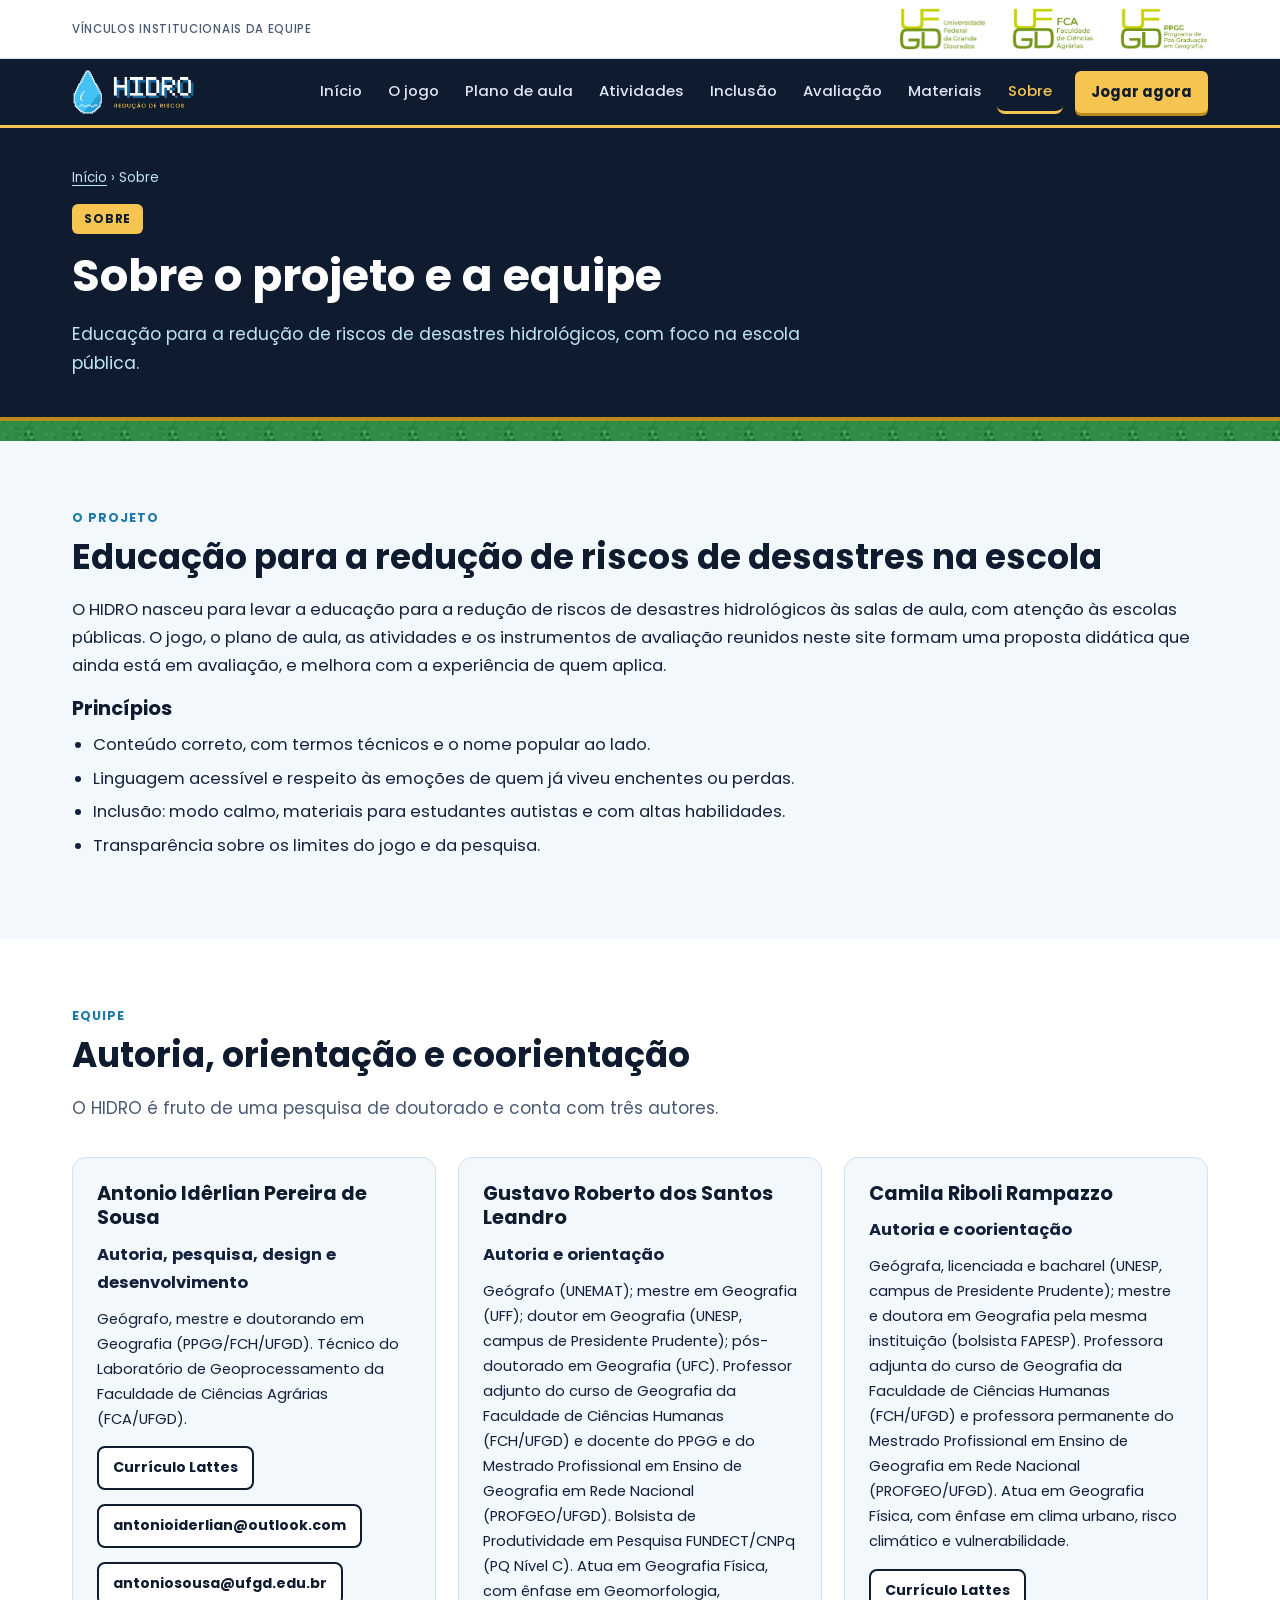
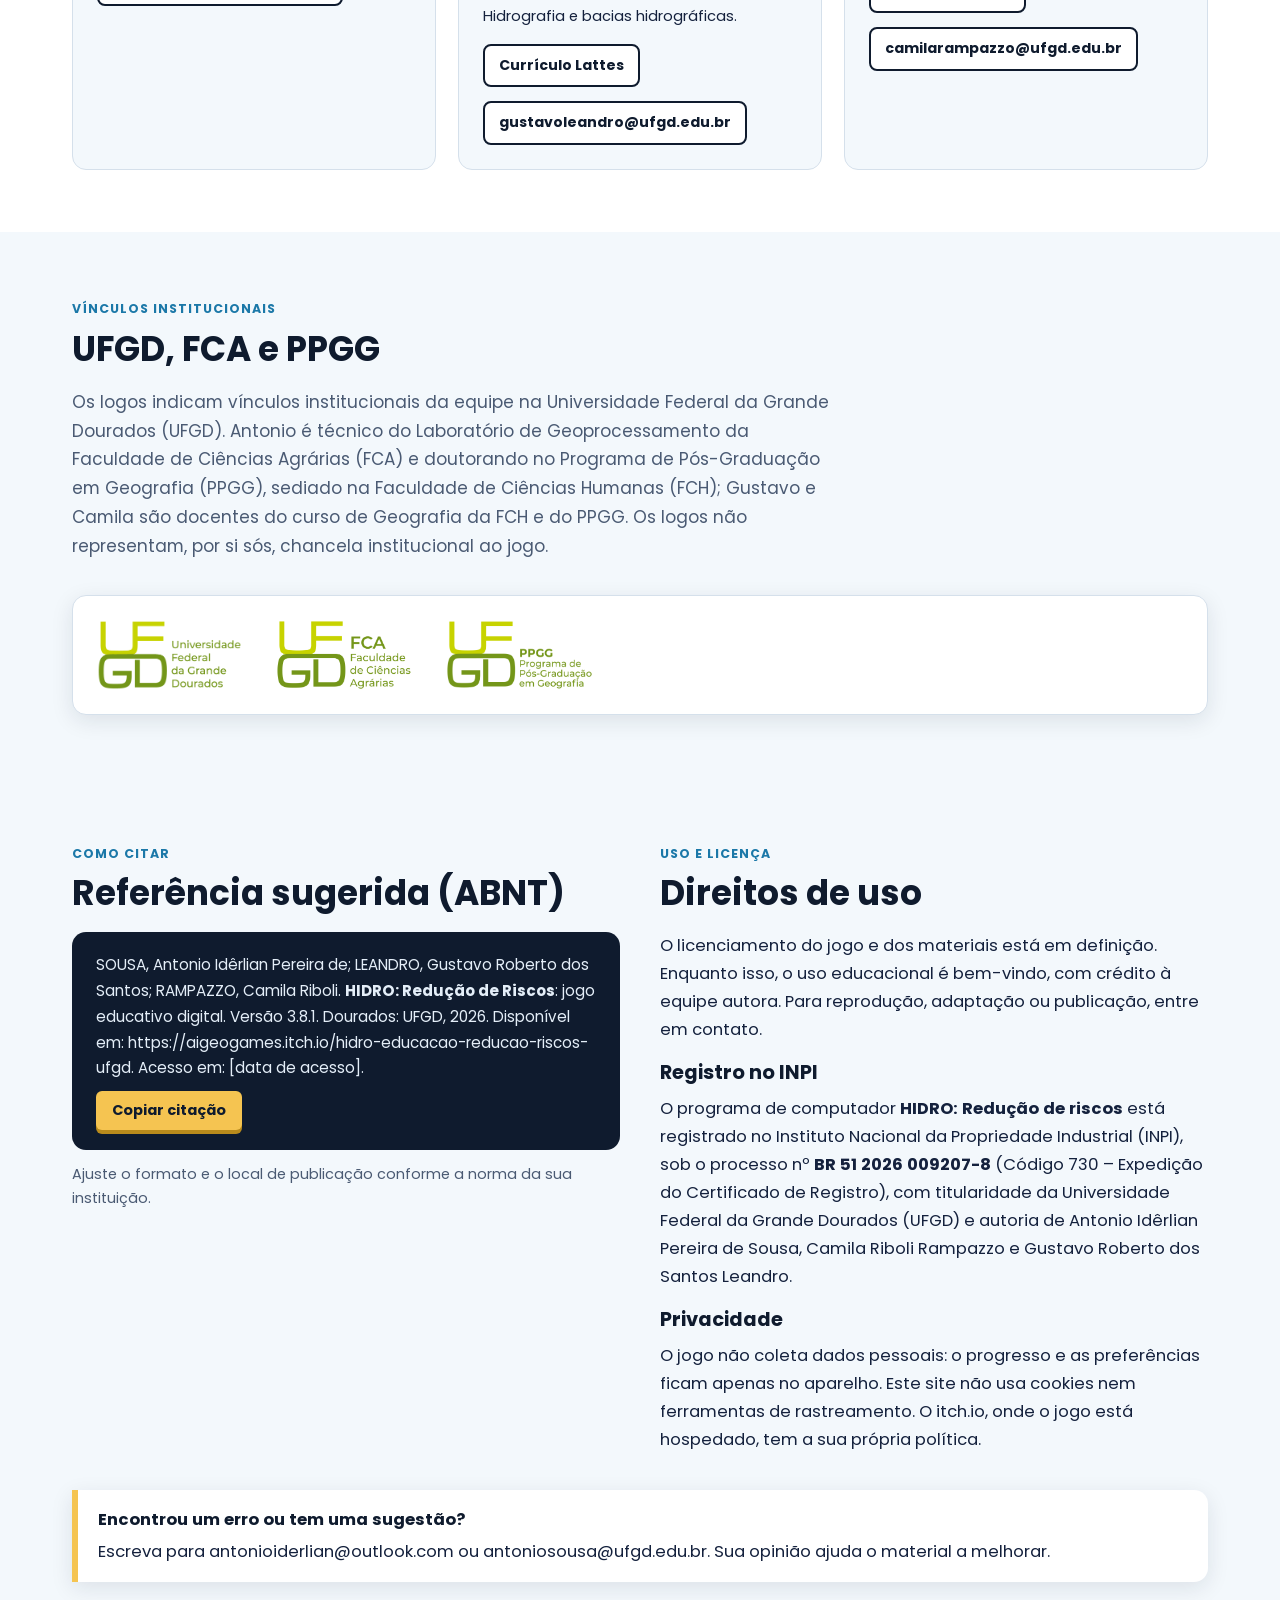
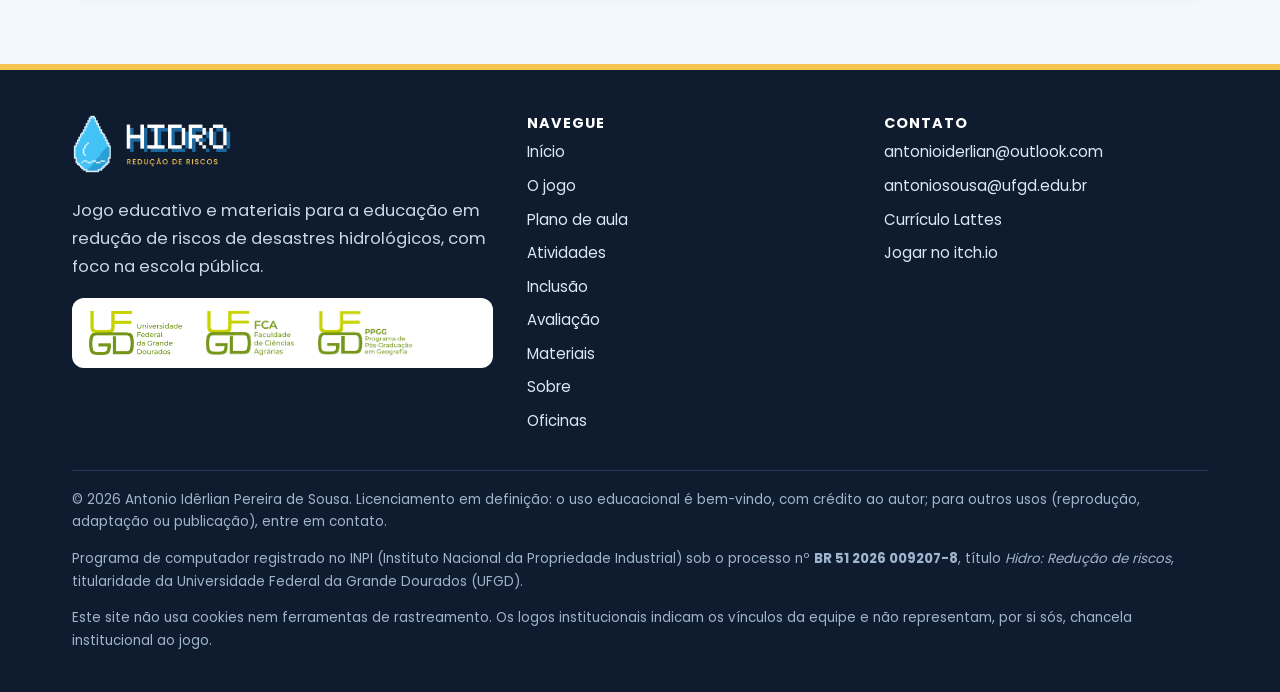
<file: sobre.html>
<!doctype html>
<html lang="pt-BR">
<head>
<meta charset="utf-8">
<meta name="viewport" content="width=device-width, initial-scale=1">
<title>Sobre o projeto | HIDRO: Redução de Riscos</title>
<meta name="description" content="Sobre o HIDRO: Redução de Riscos, a equipe, os vínculos institucionais, como citar e direitos de uso.">
<meta name="author" content="Antonio Idêrlian Pereira de Sousa">
<meta name="theme-color" content="#0F1B2E">
<link rel="canonical" href="https://hidroreducacaoriscosufgd.netlify.app/sobre.html">
<meta property="og:type" content="website">
<meta property="og:locale" content="pt_BR">
<meta property="og:site_name" content="HIDRO: Redução de Riscos">
<meta property="og:title" content="Sobre o projeto | HIDRO: Redução de Riscos">
<meta property="og:description" content="Sobre o HIDRO: Redução de Riscos, a equipe, os vínculos institucionais, como citar e direitos de uso.">
<meta property="og:url" content="https://hidroreducacaoriscosufgd.netlify.app/sobre.html">
<meta property="og:image" content="https://hidroreducacaoriscosufgd.netlify.app/assets/img/og-card.png">
<meta property="og:image:width" content="1200"><meta property="og:image:height" content="630">
<meta property="og:image:alt" content="HIDRO: Redução de Riscos. Jogo educativo, plano de aula e materiais. Logos da UFGD, FCA e PPGG.">
<meta name="twitter:card" content="summary_large_image">
<meta name="twitter:title" content="Sobre o projeto | HIDRO: Redução de Riscos">
<meta name="twitter:description" content="Sobre o HIDRO: Redução de Riscos, a equipe, os vínculos institucionais, como citar e direitos de uso.">
<meta name="twitter:image" content="https://hidroreducacaoriscosufgd.netlify.app/assets/img/og-card.png">
<link rel="icon" type="image/png" href="assets/img/favicon.png">
<link rel="apple-touch-icon" href="assets/img/apple-touch-icon.png">
<link rel="stylesheet" href="assets/css/style.css">
</head>
<body>
<a class="skip-link" href="#conteudo">Ir para o conteúdo</a>
<div class="inst-bar"><div class="wrap">
  <span class="inst-label">Vínculos institucionais da equipe</span>
  <a href="https://www.ufgd.edu.br" target="_blank" rel="noopener" aria-label="UFGD (abre em nova aba)"><img src="assets/img/logo-ufgd.png" alt="UFGD, Universidade Federal da Grande Dourados"></a>
  <img src="assets/img/logo-fca.png" alt="FCA, Faculdade de Ciências Agrárias da UFGD">
  <img src="assets/img/logo-ppgg.png" alt="PPGG, Programa de Pós-Graduação em Geografia da UFGD">
</div></div>
<header class="site-header"><div class="wrap">
  <a class="brand" href="index.html" aria-label="HIDRO: Redução de Riscos, página inicial"><img src="assets/img/logo-hidro-escuro.png" alt="HIDRO: Redução de Riscos" width="123" height="46"></a>
  <button class="nav-toggle" type="button" aria-expanded="false" aria-controls="nav">Menu</button>
  <nav class="nav" id="nav" aria-label="Principal"><a href="index.html">Início</a><a href="jogo.html">O jogo</a><a href="plano-de-aula.html">Plano de aula</a><a href="atividades.html">Atividades</a><a href="inclusao.html">Inclusão</a><a href="avaliacao.html">Avaliação</a><a href="materiais.html">Materiais</a><a href="sobre.html" aria-current="page">Sobre</a><a class="btn-play" href="https://aigeogames.itch.io/hidro-educacao-reducao-riscos-ufgd" target="_blank" rel="noopener">Jogar agora</a></nav>
</div></header>
<main id="conteudo">
<section class="page-hero"><div class="wrap"><div class="breadcrumb"><a href="index.html">Início</a> &rsaquo; Sobre</div><span class="kicker">Sobre</span><h1>Sobre o projeto e a equipe</h1><p>Educação para a redução de riscos de desastres hidrológicos, com foco na escola pública.</p></div></section><div class="tile-strip" aria-hidden="true"></div>

<section class="section"><div class="wrap">
  <span class="eyebrow">O projeto</span><h2>Educação para a redução de riscos de desastres na escola</h2>
  <p>O HIDRO nasceu para levar a educação para a redução de riscos de desastres hidrológicos às salas de aula, com atenção às escolas públicas. O jogo, o plano de aula, as atividades e os instrumentos de avaliação reunidos neste site formam uma proposta didática que ainda está em avaliação, e melhora com a experiência de quem aplica.</p>
  <h3>Princípios</h3>
  <ul><li>Conteúdo correto, com termos técnicos e o nome popular ao lado.</li><li>Linguagem acessível e respeito às emoções de quem já viveu enchentes ou perdas.</li><li>Inclusão: modo calmo, materiais para estudantes autistas e com altas habilidades.</li><li>Transparência sobre os limites do jogo e da pesquisa.</li></ul>
</div></section>
<section class="section alt"><div class="wrap">
  <div class="section-head"><span class="eyebrow">Equipe</span><h2>Autoria, orientação e coorientação</h2><p>O HIDRO é fruto de uma pesquisa de doutorado e conta com três autores.</p></div>
  <div class="grid c3">
    <div class="card"><h3>Antonio Idêrlian Pereira de Sousa</h3><p style="color:var(--sky-dark);font-weight:700;margin:2px 0 10px">Autoria, pesquisa, design e desenvolvimento</p><p style="font-size:.92rem">Geógrafo, mestre e doutorando em Geografia (PPGG/FCH/UFGD). Técnico do Laboratório de Geoprocessamento da Faculdade de Ciências Agrárias (FCA/UFGD).</p><div class="btn-row" style="margin-top:.7rem"><a class="dl-btn" href="http://lattes.cnpq.br/8679039748672255" target="_blank" rel="noopener">Currículo Lattes</a><a class="dl-btn" href="mailto:antonioiderlian@outlook.com">antonioiderlian@outlook.com</a><a class="dl-btn" href="mailto:antoniosousa@ufgd.edu.br">antoniosousa@ufgd.edu.br</a></div></div><div class="card"><h3>Gustavo Roberto dos Santos Leandro</h3><p style="color:var(--sky-dark);font-weight:700;margin:2px 0 10px">Autoria e orientação</p><p style="font-size:.92rem">Geógrafo (UNEMAT); mestre em Geografia (UFF); doutor em Geografia (UNESP, campus de Presidente Prudente); pós-doutorado em Geografia (UFC). Professor adjunto do curso de Geografia da Faculdade de Ciências Humanas (FCH/UFGD) e docente do PPGG e do Mestrado Profissional em Ensino de Geografia em Rede Nacional (PROFGEO/UFGD). Bolsista de Produtividade em Pesquisa FUNDECT/CNPq (PQ Nível C). Atua em Geografia Física, com ênfase em Geomorfologia, Hidrografia e bacias hidrográficas.</p><div class="btn-row" style="margin-top:.7rem"><a class="dl-btn" href="http://lattes.cnpq.br/9720074192222694" target="_blank" rel="noopener">Currículo Lattes</a><a class="dl-btn" href="mailto:gustavoleandro@ufgd.edu.br">gustavoleandro@ufgd.edu.br</a></div></div><div class="card"><h3>Camila Riboli Rampazzo</h3><p style="color:var(--sky-dark);font-weight:700;margin:2px 0 10px">Autoria e coorientação</p><p style="font-size:.92rem">Geógrafa, licenciada e bacharel (UNESP, campus de Presidente Prudente); mestre e doutora em Geografia pela mesma instituição (bolsista FAPESP). Professora adjunta do curso de Geografia da Faculdade de Ciências Humanas (FCH/UFGD) e professora permanente do Mestrado Profissional em Ensino de Geografia em Rede Nacional (PROFGEO/UFGD). Atua em Geografia Física, com ênfase em clima urbano, risco climático e vulnerabilidade.</p><div class="btn-row" style="margin-top:.7rem"><a class="dl-btn" href="http://lattes.cnpq.br/7595669314721739" target="_blank" rel="noopener">Currículo Lattes</a><a class="dl-btn" href="mailto:camilarampazzo@ufgd.edu.br">camilarampazzo@ufgd.edu.br</a></div></div>
  </div>
</div></section>
<section class="section"><div class="wrap">
  <div class="section-head"><span class="eyebrow">Vínculos institucionais</span><h2>UFGD, FCA e PPGG</h2><p>Os logos indicam vínculos institucionais da equipe na Universidade Federal da Grande Dourados (UFGD). Antonio é técnico do Laboratório de Geoprocessamento da Faculdade de Ciências Agrárias (FCA) e doutorando no Programa de Pós-Graduação em Geografia (PPGG), sediado na Faculdade de Ciências Humanas (FCH); Gustavo e Camila são docentes do curso de Geografia da FCH e do PPGG. Os logos não representam, por si sós, chancela institucional ao jogo.</p></div>
  <div class="card" style="display:flex;gap:34px;align-items:center;flex-wrap:wrap;background:#fff"><img src="assets/img/logo-ufgd.png" alt="UFGD" style="height:70px;width:auto"><img src="assets/img/logo-fca.png" alt="FCA/UFGD" style="height:70px;width:auto"><img src="assets/img/logo-ppgg.png" alt="PPGG/UFGD" style="height:70px;width:auto"></div>
</div></section>
<section class="section"><div class="wrap">
  <div class="split top">
    <div><span class="eyebrow">Como citar</span><h2>Referência sugerida (ABNT)</h2>
      <div class="cite"><p id="cite-text" style="margin:0">SOUSA, Antonio Idêrlian Pereira de; LEANDRO, Gustavo Roberto dos Santos; RAMPAZZO, Camila Riboli. <strong>HIDRO: Redução de Riscos</strong>: jogo educativo digital. Versão 3.8.1. Dourados: UFGD, 2026. Disponível em: https://aigeogames.itch.io/hidro-educacao-reducao-riscos-ufgd. Acesso em: [data de acesso].</p><button class="px-btn small" type="button" id="copy-cite">Copiar citação</button></div>
      <p style="margin-top:12px;font-size:.9rem;color:var(--muted)">Ajuste o formato e o local de publicação conforme a norma da sua instituição.</p></div>
    <div><span class="eyebrow">Uso e licença</span><h2>Direitos de uso</h2>
      <p>O licenciamento do jogo e dos materiais está em definição. Enquanto isso, o uso educacional é bem-vindo, com crédito à equipe autora. Para reprodução, adaptação ou publicação, entre em contato.</p>
      <h3>Registro no INPI</h3><p>O programa de computador <strong>HIDRO: Redução de riscos</strong> está registrado no Instituto Nacional da Propriedade Industrial (INPI), sob o processo n&ordm; <strong>BR 51 2026 009207-8</strong> (Código 730 &ndash; Expedição do Certificado de Registro), com titularidade da Universidade Federal da Grande Dourados (UFGD) e autoria de Antonio Idêrlian Pereira de Sousa, Camila Riboli Rampazzo e Gustavo Roberto dos Santos Leandro.</p>
      <h3>Privacidade</h3><p>O jogo não coleta dados pessoais: o progresso e as preferências ficam apenas no aparelho. Este site não usa cookies nem ferramentas de rastreamento. O itch.io, onde o jogo está hospedado, tem a sua própria política.</p></div>
  </div>
  <div class="callout"><strong class="t">Encontrou um erro ou tem uma sugestão?</strong><p>Escreva para antonioiderlian@outlook.com ou antoniosousa@ufgd.edu.br. Sua opinião ajuda o material a melhorar.</p></div>
</div></section>
</main>
<footer class="site-footer"><div class="wrap">
  <div class="footer-grid">
    <div>
      <img src="assets/img/logo-hidro-escuro.png" alt="HIDRO: Redução de Riscos" width="160" height="60" style="height:60px;width:auto">
      <p style="margin-top:14px">Jogo educativo e materiais para a educação em redução de riscos de desastres hidrológicos, com foco na escola pública.</p>
      <div class="logos-plate" aria-label="Vínculos institucionais da equipe">
        <img src="assets/img/logo-ufgd.png" alt="UFGD"><img src="assets/img/logo-fca.png" alt="FCA/UFGD"><img src="assets/img/logo-ppgg.png" alt="PPGG/UFGD">
      </div>
    </div>
    <div>
      <h4>Navegue</h4>
      <ul><li><a href="index.html">Início</a></li><li><a href="jogo.html">O jogo</a></li><li><a href="plano-de-aula.html">Plano de aula</a></li><li><a href="atividades.html">Atividades</a></li><li><a href="inclusao.html">Inclusão</a></li><li><a href="avaliacao.html">Avaliação</a></li><li><a href="materiais.html">Materiais</a></li><li><a href="sobre.html">Sobre</a></li><li><a href="oficina.html">Oficinas</a></li></ul>
    </div>
    <div>
      <h4>Contato</h4>
      <ul>
        <li><a href="mailto:antonioiderlian@outlook.com">antonioiderlian@outlook.com</a></li>
        <li><a href="mailto:antoniosousa@ufgd.edu.br">antoniosousa@ufgd.edu.br</a></li>
        <li><a href="http://lattes.cnpq.br/8679039748672255" target="_blank" rel="noopener">Currículo Lattes</a></li>
        <li><a href="https://aigeogames.itch.io/hidro-educacao-reducao-riscos-ufgd" target="_blank" rel="noopener">Jogar no itch.io</a></li>
      </ul>
    </div>
  </div>
  <div class="legal">
    <p>&copy; <span id="year">2026</span> Antonio Idêrlian Pereira de Sousa. Licenciamento em definição: o uso educacional é bem-vindo, com crédito ao autor; para outros usos (reprodução, adaptação ou publicação), entre em contato.</p>
    <p>Programa de computador registrado no INPI (Instituto Nacional da Propriedade Industrial) sob o processo n&ordm; <strong>BR 51 2026 009207-8</strong>, título <em>Hidro: Redução de riscos</em>, titularidade da Universidade Federal da Grande Dourados (UFGD).</p>
    <p>Este site não usa cookies nem ferramentas de rastreamento. Os logos institucionais indicam os vínculos da equipe e não representam, por si sós, chancela institucional ao jogo.</p>
  </div>
</div></footer>
<script src="assets/js/main.js"></script>
</body>
</html>
</file>
<file: assets/css/style.css>
/* =========================================================================
   HIDRO: Redução de Riscos | site institucional
   Identidade do jogo (azul-marinho, dourado, pixel-art) com leitura de site.
   Fonte: Poppins (SIL Open Font License). Sem dependências externas.
   ========================================================================= */
@font-face { font-family: "Poppins"; font-weight: 400; font-style: normal; font-display: swap; src: url("../fonts/Poppins-Regular.ttf") format("truetype"); }
@font-face { font-family: "Poppins"; font-weight: 500; font-style: normal; font-display: swap; src: url("../fonts/Poppins-Medium.ttf") format("truetype"); }
@font-face { font-family: "Poppins"; font-weight: 700; font-style: normal; font-display: swap; src: url("../fonts/Poppins-Bold.ttf") format("truetype"); }

:root {
  --navy: #0F1B2E; --navy2: #1B2C4A; --navy3: #24385C;
  --sky: #2A9FD6; --skyDark: #1B78A8; --cyan: #42C2F5; --skyLight: #BFE3F6;
  --gold: #F5C451; --goldDark: #B98B1C; --coral: #E5533D; --green: #2FA36B; --orange: #E57A2E;
  --f1: #D9A21B; --f2: #E57A2E; --f3: #2FA36B; --f4: #D64545;
  --ice: #F3F8FC; --white: #fff; --ink: #14213D; --muted: #4A5A73; --line: #D5E0EB; --pale: #E9F2FA;
  --radius: 14px; --max: 1180px; --shadow: 0 6px 22px rgba(15,27,46,.10);
}
* { box-sizing: border-box; }
html { scroll-behavior: smooth; -webkit-text-size-adjust: 100%; }
body { margin: 0; font-family: "Poppins", system-ui, -apple-system, "Segoe UI", Roboto, Arial, sans-serif; color: var(--ink); background: var(--ice); line-height: 1.7; font-size: 16.5px; }
img { max-width: 100%; height: auto; }
.pix { image-rendering: pixelated; image-rendering: crisp-edges; }
a { color: var(--skyDark); text-underline-offset: 3px; }
a:hover { color: var(--navy); }
h1, h2, h3, h4 { font-family: "Poppins", system-ui, sans-serif; line-height: 1.25; color: var(--navy); margin: 0 0 .5em; }
h1 { font-size: clamp(2rem, 4.6vw, 3.3rem); font-weight: 700; }
h2 { font-size: clamp(1.55rem, 3vw, 2.15rem); font-weight: 700; }
h3 { font-size: 1.22rem; font-weight: 700; }
h4 { font-size: 1.05rem; font-weight: 700; }
p { margin: 0 0 1em; }
ul, ol { padding-left: 1.3em; margin: 0 0 1em; }
li { margin-bottom: .35em; }
:focus-visible { outline: 3px solid var(--gold); outline-offset: 3px; border-radius: 4px; }
.wrap { max-width: var(--max); margin: 0 auto; padding: 0 22px; }
.skip-link { position: absolute; left: -999px; top: 8px; background: var(--gold); color: var(--navy); padding: 10px 16px; z-index: 200; font-weight: 700; border-radius: 6px; }
.skip-link:focus { left: 12px; }
.sr-only { position: absolute !important; width: 1px; height: 1px; overflow: hidden; clip: rect(0 0 0 0); white-space: nowrap; }

/* ---------- barra institucional ---------- */
.inst-bar { background: #fff; border-bottom: 1px solid var(--line); }
.inst-bar .wrap { display: flex; align-items: center; gap: 26px; padding-top: 8px; padding-bottom: 8px; flex-wrap: wrap; }
.inst-bar .inst-label { font-size: .72rem; letter-spacing: .06em; text-transform: uppercase; color: var(--muted); font-weight: 500; margin-right: auto; max-width: 260px; line-height: 1.3; }
.inst-bar a { display: inline-flex; }
.inst-bar img { height: 42px; width: auto; display: block; }

/* ---------- cabeçalho ---------- */
.site-header { background: var(--navy); position: sticky; top: 0; z-index: 100; box-shadow: 0 3px 0 var(--gold); }
.site-header .wrap { display: flex; align-items: center; gap: 18px; padding-top: 10px; padding-bottom: 10px; }
.brand { display: inline-flex; align-items: center; }
.brand img { height: 46px; width: auto; display: block; }
.nav-toggle { display: none; margin-left: auto; background: var(--navy2); color: #fff; border: 2px solid var(--gold); border-radius: 8px; padding: 8px 14px; font: 700 .9rem Poppins, sans-serif; cursor: pointer; }
.nav { display: flex; align-items: center; gap: 4px; margin-left: auto; flex-wrap: wrap; }
.nav a { color: #DCE8F5; text-decoration: none; font-weight: 500; font-size: .93rem; padding: 8px 11px; border-radius: 8px; border-bottom: 3px solid transparent; }
.nav a:hover { color: #fff; background: var(--navy2); }
.nav a[aria-current="page"] { color: var(--gold); border-bottom-color: var(--gold); }
.nav .btn-play { background: var(--gold); color: var(--navy); font-weight: 700; margin-left: 8px; border-radius: 6px; box-shadow: 0 3px 0 var(--goldDark); border-bottom: 0; padding: 8px 16px; }
.nav .btn-play:hover { background: #ffd473; color: var(--navy); }

/* ---------- botões pixel ---------- */
.px-btn { display: inline-flex; align-items: center; gap: 8px; padding: .8rem 1.35rem; font: 700 1rem Poppins, sans-serif; background: var(--gold); color: var(--navy); text-decoration: none; border: 0; border-radius: 6px; box-shadow: 0 5px 0 var(--goldDark); transition: transform .08s, box-shadow .08s; cursor: pointer; }
.px-btn:hover { transform: translateY(2px); box-shadow: 0 3px 0 var(--goldDark); color: var(--navy); }
.px-btn:active { transform: translateY(5px); box-shadow: 0 0 0 var(--goldDark); }
.px-btn.ghost { background: transparent; color: #fff; box-shadow: inset 0 0 0 3px var(--skyLight), 0 5px 0 rgba(191,227,246,.35); }
.px-btn.ghost:hover { background: rgba(191,227,246,.12); color: #fff; }
.px-btn.sky { background: var(--sky); color: #fff; box-shadow: 0 5px 0 #17678f; }
.px-btn.sky:hover { color: #fff; box-shadow: 0 3px 0 #17678f; }
.px-btn.small { padding: .55rem 1rem; font-size: .9rem; box-shadow: 0 4px 0 var(--goldDark); }
.btn-row { display: flex; flex-wrap: wrap; gap: 14px; margin-top: 1.4rem; }

/* ---------- herói ---------- */
.hero { background: var(--navy); color: #fff; position: relative; overflow: hidden; }
.hero canvas { position: absolute; inset: 0; width: 100%; height: 100%; pointer-events: none; opacity: .5; }
.hero .wrap { position: relative; display: grid; grid-template-columns: 1.15fr .85fr; gap: 34px; align-items: center; padding-top: 58px; padding-bottom: 42px; }
.hero .kicker { display: inline-block; background: var(--gold); color: var(--navy); font-weight: 700; font-size: .78rem; letter-spacing: .07em; text-transform: uppercase; padding: 6px 14px; border-radius: 6px; margin-bottom: 18px; }
.hero h1 { color: #fff; }
.hero h1 em { font-style: normal; color: var(--gold); }
.hero .lead { font-size: 1.12rem; color: var(--skyLight); max-width: 34em; }
.hero-art { position: relative; text-align: center; }
.hero-art .scene { width: 100%; height: auto; border-radius: 26px; box-shadow: 0 0 0 4px var(--navy3), 0 0 70px rgba(66,194,245,.20), 0 18px 44px rgba(0,0,0,.5); display: block; }
.hero-art .mascot { position: absolute; left: 50%; bottom: -14px; width: 132px; transform: translateX(-50%); animation: bob 1.8s ease-in-out infinite; filter: drop-shadow(0 8px 0 rgba(0,0,0,.25)); }
@keyframes bob { 0%, 100% { transform: translateX(-50%) translateY(0); } 50% { transform: translateX(-50%) translateY(-8px); } }
.hero .ground { height: 40px; background: url("../img/tile_sidewalk.png") repeat-x; background-size: 40px 40px; image-rendering: pixelated; position: relative; border-top: 4px solid var(--goldDark); }
.badges { display: flex; flex-wrap: wrap; gap: 10px; margin-top: 1.6rem; padding: 0; list-style: none; }
.badges li { margin: 0; background: rgba(255,255,255,.1); border: 1px solid rgba(191,227,246,.35); color: #fff; border-radius: 999px; padding: 6px 14px; font-size: .84rem; font-weight: 500; }

/* páginas internas */
.page-hero { background: var(--navy); color: #fff; position: relative; }
.page-hero .wrap { padding-top: 42px; padding-bottom: 38px; }
.page-hero h1 { color: #fff; font-size: clamp(1.8rem, 3.8vw, 2.8rem); margin-bottom: .35em; }
.page-hero p { color: var(--skyLight); max-width: 46em; font-size: 1.08rem; margin: 0; }
.page-hero .kicker { display: inline-block; background: var(--gold); color: var(--navy); font-weight: 700; font-size: .75rem; letter-spacing: .07em; text-transform: uppercase; padding: 5px 12px; border-radius: 6px; margin-bottom: 14px; }
.tile-strip { height: 24px; background: url("../img/tile_grass1.png") repeat-x; background-size: 48px 48px; background-position: 0 -12px; image-rendering: pixelated; border-top: 4px solid var(--goldDark); }
.breadcrumb { font-size: .84rem; color: var(--skyLight); margin-bottom: 14px; }
.breadcrumb a { color: var(--skyLight); }

/* ---------- seções ---------- */
.section { padding: 62px 0; }
.section.alt { background: #fff; }
.section.dark { background: var(--navy); color: #E4EEF8; }
.section.dark h2, .section.dark h3 { color: #fff; }
.section-head { max-width: 46em; margin-bottom: 34px; }
.section-head p { color: var(--muted); font-size: 1.06rem; }
.section.dark .section-head p { color: var(--skyLight); }
.eyebrow { display: inline-block; font-weight: 700; font-size: .78rem; letter-spacing: .08em; text-transform: uppercase; color: var(--skyDark); margin-bottom: 8px; }
.section.dark .eyebrow { color: var(--gold); }

.grid { display: grid; gap: 22px; }
.grid.c2 { grid-template-columns: repeat(2, 1fr); }
.grid.c3 { grid-template-columns: repeat(3, 1fr); }
.grid.c4 { grid-template-columns: repeat(4, 1fr); }
.card { background: #fff; border-radius: var(--radius); box-shadow: var(--shadow); border: 1px solid var(--line); padding: 24px; position: relative; }
.section.alt .card { background: var(--ice); box-shadow: none; }
.section.dark .card { background: var(--navy2); border-color: var(--navy3); box-shadow: none; color: #E4EEF8; }
.card h3 { margin-top: 0; }
.card p:last-child { margin-bottom: 0; }
a.card { text-decoration: none; color: inherit; display: block; transition: transform .12s, box-shadow .12s; }
a.card:hover { transform: translateY(-3px); box-shadow: 0 12px 30px rgba(15,27,46,.16); color: inherit; }
.card .ico { width: 54px; height: 54px; border-radius: 50%; display: grid; place-items: center; margin-bottom: 14px; }
.card .ico img { width: 28px; height: 28px; }
.phase-card { padding: 0; overflow: hidden; display: flex; flex-direction: column; }
.phase-card img.thumb { width: 100%; display: block; border-bottom: 4px solid var(--phase, var(--gold)); }
.phase-card .body { padding: 20px 22px 24px; }
.phase-card .tag { display: inline-block; font-size: .74rem; font-weight: 700; letter-spacing: .06em; color: #fff; background: var(--phase, var(--gold)); padding: 4px 10px; border-radius: 6px; margin-bottom: 10px; text-transform: uppercase; }
.pill { display: inline-block; font-size: .78rem; font-weight: 700; padding: 3px 11px; border-radius: 999px; background: var(--pale); color: var(--skyDark); margin: 0 6px 6px 0; }
.pill.gold { background: #FFF1CC; color: #7a5a06; }
.pill.green { background: #DDF3E8; color: #1c6d47; }
.pill.coral { background: #FBE1DC; color: #a02f1f; }
.split { display: grid; grid-template-columns: 1fr 1fr; gap: 40px; align-items: center; }
.split.top { align-items: start; }
.split img.shot { width: 100%; border-radius: 16px; box-shadow: 0 0 0 4px var(--navy3), 0 14px 34px rgba(15,27,46,.25); }
.steps { counter-reset: st; list-style: none; padding: 0; display: grid; gap: 18px; }
.steps li { counter-increment: st; position: relative; padding: 4px 0 4px 64px; margin: 0; }
.steps li::before { content: counter(st); position: absolute; left: 0; top: 0; width: 46px; height: 46px; border-radius: 10px; background: var(--gold); color: var(--navy); font-weight: 700; display: grid; place-items: center; font-size: 1.2rem; box-shadow: 0 4px 0 var(--goldDark); }
.steps strong { display: block; color: var(--navy); }
.section.dark .steps strong { color: #fff; }

.callout { border-left: 6px solid var(--gold); background: #fff; padding: 16px 20px; border-radius: 0 var(--radius) var(--radius) 0; box-shadow: var(--shadow); margin: 1.2em 0; }
.callout.warn { border-left-color: var(--coral); }
.callout.ok { border-left-color: var(--green); }
.callout.info { border-left-color: var(--sky); }
.callout strong.t { display: block; color: var(--navy); margin-bottom: 4px; }
.callout p:last-child, .callout ul:last-child { margin-bottom: 0; }
.section.dark .callout { background: var(--navy2); color: #E4EEF8; }
.section.dark .callout strong.t { color: #fff; }

/* tabelas */
.table-wrap { overflow-x: auto; border-radius: var(--radius); border: 1px solid var(--line); background: #fff; box-shadow: var(--shadow); margin: 1.2em 0; }
table { border-collapse: collapse; width: 100%; font-size: .94rem; }
th { background: var(--navy); color: #fff; text-align: left; padding: 12px 14px; font-weight: 700; }
td { padding: 11px 14px; border-top: 1px solid var(--line); vertical-align: top; }
tbody tr:nth-child(even) td { background: #F7FAFD; }
td.first { font-weight: 700; color: var(--navy); }
th.first { font-weight: 700; color: #fff; }
caption { text-align: left; padding: 10px 14px; font-weight: 700; color: var(--navy); }

/* acordeão */
details.acc { background: #fff; border: 1px solid var(--line); border-radius: var(--radius); box-shadow: var(--shadow); margin-bottom: 14px; overflow: hidden; }
details.acc > summary { list-style: none; cursor: pointer; padding: 18px 22px; display: flex; gap: 16px; align-items: center; font-weight: 700; color: var(--navy); }
details.acc > summary::-webkit-details-marker { display: none; }
details.acc > summary .num { flex: none; width: 42px; height: 42px; border-radius: 10px; background: var(--gold); display: grid; place-items: center; box-shadow: 0 3px 0 var(--goldDark); font-size: 1.1rem; }
details.acc > summary .ttl { flex: 1; font-size: 1.08rem; line-height: 1.3; }
details.acc > summary .meta { font-weight: 500; font-size: .82rem; color: var(--muted); display: block; margin-top: 2px; }
details.acc > summary::after { content: "+"; font-size: 1.6rem; color: var(--skyDark); flex: none; }
details.acc[open] > summary::after { content: "−"; }
details.acc[open] > summary { border-bottom: 1px solid var(--line); background: var(--pale); }
details.acc .inner { padding: 22px 24px 26px; }
.two-col { display: grid; grid-template-columns: 1fr 1fr; gap: 18px; margin: 1em 0; }
.two-col > div { background: var(--ice); border-radius: 12px; padding: 14px 18px; border: 1px solid var(--line); }
.two-col h4 { margin-bottom: .3em; font-size: .95rem; color: var(--skyDark); }
.two-col p { font-size: .93rem; margin: 0; }

/* filtros */
.filters { display: flex; flex-wrap: wrap; gap: 10px; margin-bottom: 26px; }
.chip { font: 700 .88rem Poppins, sans-serif; border: 2px solid var(--navy); background: #fff; color: var(--navy); padding: 8px 16px; border-radius: 999px; cursor: pointer; }
.chip:hover { background: var(--pale); }
.chip[aria-pressed="true"] { background: var(--navy); color: #fff; }

/* downloads */
.dl-card { display: flex; flex-direction: column; gap: 10px; }
.btns { display: flex; flex-wrap: wrap; gap: 10px; }
.dl-card .btns { margin-top: auto; padding-top: 10px; }
details.acc, h2[id], section[id] { scroll-margin-top: 92px; }
.dl-btn { display: inline-flex; align-items: center; gap: 8px; text-decoration: none; font-weight: 700; font-size: .88rem; padding: 8px 14px; border-radius: 8px; border: 2px solid var(--navy); color: var(--navy); background: #fff; }
.dl-btn:hover { background: var(--navy); color: #fff; }
.dl-btn.primary { background: var(--navy); color: #fff; }
.dl-btn.primary:hover { background: var(--navy3); }
.dl-btn small { font-weight: 500; opacity: .75; }

/* dados/lista */
.kv { display: grid; grid-template-columns: 200px 1fr; gap: 0; border: 1px solid var(--line); border-radius: var(--radius); overflow: hidden; background: #fff; margin: 1em 0; }
.kv dt { background: var(--pale); font-weight: 700; color: var(--navy); padding: 12px 16px; border-top: 1px solid var(--line); }
.kv dd { margin: 0; padding: 12px 16px; border-top: 1px solid var(--line); }
.kv dt:first-of-type, .kv dd:first-of-type { border-top: 0; }
.keys { display: inline-block; background: var(--navy); color: #fff; font-weight: 700; font-size: .82rem; padding: 2px 9px; border-radius: 6px; box-shadow: 0 2px 0 #000; margin: 0 2px; }
.sprite-row { display: flex; gap: 6px; align-items: flex-end; flex-wrap: wrap; }
.sprite-row img { width: 64px; height: 64px; image-rendering: pixelated; }
.cite { background: var(--navy); color: #E4EEF8; border-radius: var(--radius); padding: 20px 24px; font-size: .95rem; position: relative; }
.cite button { margin-top: 10px; }

/* ---------- rodapé ---------- */
.site-footer { background: var(--navy); color: #C9D8EA; margin-top: 0; border-top: 6px solid var(--gold); }
.site-footer .wrap { padding-top: 44px; padding-bottom: 26px; }
.footer-grid { display: grid; grid-template-columns: 1.3fr 1fr 1fr; gap: 34px; }
.site-footer h4 { color: #fff; font-size: .9rem; letter-spacing: .07em; text-transform: uppercase; }
.site-footer a { color: #DCE8F5; text-decoration: none; }
.site-footer a:hover { color: var(--gold); text-decoration: underline; }
.site-footer ul { list-style: none; padding: 0; margin: 0; }
.site-footer li { margin-bottom: 8px; font-size: .94rem; }
.logos-plate { background: #fff; border-radius: 12px; padding: 12px 16px; display: flex; gap: 22px; align-items: center; flex-wrap: wrap; margin-top: 16px; }
.logos-plate img { height: 46px; width: auto; display: block; }
.legal { border-top: 1px solid var(--navy3); margin-top: 28px; padding-top: 18px; font-size: .84rem; color: #9FB4CD; }

/* impressão */
.print-only { display: none; }
@media print {
  .inst-bar, .site-header, .site-footer, .btn-row, .no-print, .hero canvas, .tile-strip, .filters, .nav-toggle { display: none !important; }
  body { background: #fff; font-size: 11pt; }
  .page-hero { background: #fff; color: #000; } .page-hero h1, .page-hero p { color: #000; }
  .section { padding: 14px 0; } .card, .callout, details.acc, .table-wrap { box-shadow: none; }
  details.acc { break-inside: avoid; } details.acc > summary::after { content: ""; }
  a { color: #000; text-decoration: none; }
  .print-only { display: block; }
}

/* ---------- responsivo ---------- */
@media (max-width: 980px) {
  .hero .wrap { grid-template-columns: 1fr; padding-top: 38px; }
  .hero-art { max-width: 520px; margin: 0 auto; }
  .grid.c4 { grid-template-columns: repeat(2, 1fr); }
  .grid.c3 { grid-template-columns: repeat(2, 1fr); }
  .split { grid-template-columns: 1fr; gap: 26px; }
  .footer-grid { grid-template-columns: 1fr 1fr; }
}
@media (max-width: 840px) {
  .nav-toggle { display: inline-block; }
  .nav { display: none; flex-direction: column; align-items: stretch; width: 100%; margin: 6px 0 0; }
  .site-header .wrap { flex-wrap: wrap; }
  .nav.open { display: flex; }
  .nav a { padding: 12px 14px; border-bottom: 0; border-left: 4px solid transparent; }
  .nav a[aria-current="page"] { border-left-color: var(--gold); }
  .nav .btn-play { margin: 8px 0 4px; text-align: center; }
}
@media (max-width: 640px) {
  body { font-size: 16px; }
  .section { padding: 44px 0; }
  .grid.c2, .grid.c3, .grid.c4, .two-col, .footer-grid { grid-template-columns: 1fr; }
  .kv { grid-template-columns: 1fr; }
  .kv dt { border-top: 1px solid var(--line); }
  .inst-bar img { height: 34px; }
  .inst-bar .inst-label { max-width: none; width: 100%; }
  .hero .wrap { padding-bottom: 30px; }
  .px-btn { width: 100%; justify-content: center; }
  details.acc > summary { padding: 14px 16px; }
  details.acc .inner { padding: 18px 16px 22px; }
}
@media (prefers-reduced-motion: reduce) {
  html { scroll-behavior: auto; }
  .hero-art .mascot { animation: none; }
  .px-btn, a.card { transition: none; }
}
</file>
<file: painel/painel.css>
* { box-sizing: border-box; }
[hidden] { display: none !important; }
:root { --navy: #0F1B2E; --navy2: #1B2C4A; --sky: #2A9FD6; --gold: #F5C451; --goldD: #B98B1C; --ice: #F3F8FC; --line: #D5E0EB; --coral: #E5533D; --green: #2FA36B; --ink: #14213D; }
html, body { height: 100%; }
body { margin: 0; font: 15px/1.5 system-ui, -apple-system, "Segoe UI", Roboto, Arial, sans-serif; color: var(--ink); background: var(--ice); display: flex; flex-direction: column; }
.bar { background: var(--navy); color: #fff; display: flex; align-items: center; gap: 14px; padding: 8px 16px; border-bottom: 3px solid var(--gold); flex: none; }
.spacer { flex: 1; }
.status { font-size: .9rem; color: #BFE3F6; }
.status.ok { color: #9be2bd; } .status.err { color: #ffb3a8; }
.btn { font: 700 .95rem system-ui, sans-serif; border: 0; border-radius: 8px; padding: 9px 16px; cursor: pointer; background: #fff; color: var(--navy); }
.btn.primary { background: var(--gold); color: var(--navy); box-shadow: 0 3px 0 var(--goldD); }
.btn.primary:disabled { background: #ddd; box-shadow: none; color: #888; cursor: not-allowed; }
.btn.ghost { background: transparent; color: #fff; border: 2px solid #BFE3F6; }
.btn:focus-visible, .tb:focus-visible, .pg:focus-visible, input:focus-visible { outline: 3px solid var(--gold); outline-offset: 2px; }

.wrap-login { flex: 1; display: grid; place-items: start center; padding: 30px 16px; overflow: auto; }
.box { background: #fff; border-radius: 14px; box-shadow: 0 6px 22px rgba(15,27,46,.12); padding: 26px 28px; max-width: 560px; width: 100%; }
.box h1 { margin: 0 0 8px; font-size: 1.5rem; color: var(--navy); }
.box label { display: block; font-weight: 700; margin: 14px 0 0; }
.box input[type=text], .box input[type=password] { width: 100%; padding: 10px 12px; border: 2px solid var(--line); border-radius: 8px; font-size: 1rem; margin-top: 4px; }
.box .check { font-weight: 400; display: flex; gap: 8px; align-items: flex-start; }
.box .btn { margin-top: 18px; }
.erro { color: #a02f1f; background: #FBE1DC; padding: 10px 12px; border-radius: 8px; margin-top: 14px; }
.nota { color: #4A5A73; font-size: .9rem; margin-top: 16px; }

#tela-editor { flex: 1; display: flex; min-height: 0; }
.lateral { width: 230px; flex: none; background: #fff; border-right: 1px solid var(--line); padding: 14px; overflow: auto; }
.lateral h2 { font-size: .8rem; letter-spacing: .08em; text-transform: uppercase; color: #4A5A73; margin: 6px 0 8px; }
.lateral ul { list-style: none; padding: 0; margin: 0 0 14px; }
.pg { width: 100%; text-align: left; border: 0; background: transparent; padding: 9px 10px; border-radius: 8px; font: 600 .95rem system-ui, sans-serif; color: var(--navy); cursor: pointer; }
.pg:hover { background: #E9F2FA; } .pg[aria-current="true"] { background: var(--navy); color: #fff; }
.nota-lat { font-size: .8rem; color: #4A5A73; }
.palco { flex: 1; display: flex; flex-direction: column; min-width: 0; min-height: 0; }
#painel-pagina { flex: 1; display: flex; flex-direction: column; min-height: 0; }
.toolbar { display: flex; flex-wrap: wrap; align-items: center; gap: 6px; padding: 8px 12px; background: #fff; border-bottom: 1px solid var(--line); }
.tb { font: 600 .9rem system-ui, sans-serif; padding: 7px 12px; border: 2px solid var(--navy); background: #fff; color: var(--navy); border-radius: 8px; cursor: pointer; }
.tb:hover { background: var(--navy); color: #fff; } .tb:disabled { opacity: .4; cursor: not-allowed; background: #fff; color: var(--navy); }
.sep { width: 1px; height: 24px; background: var(--line); margin: 0 4px; }
.sel-info { font-size: .82rem; color: #4A5A73; max-width: 260px; overflow: hidden; text-overflow: ellipsis; white-space: nowrap; }
.dica { margin: 0; padding: 6px 14px; font-size: .85rem; color: #4A5A73; background: #FFF7D6; border-bottom: 1px solid #f0e2a8; }
#quadro { flex: 1; width: 100%; border: 0; background: #fff; min-height: 300px; }
#painel-arquivos { padding: 18px 22px; overflow: auto; }
.tab-arq { border-collapse: collapse; width: 100%; background: #fff; margin-top: 12px; }
.tab-arq th, .tab-arq td { border: 1px solid var(--line); padding: 8px 10px; text-align: left; }
.tab-arq th { background: var(--navy); color: #fff; }
.tab-arq .btn { padding: 6px 12px; border: 2px solid var(--navy); }
dialog { border: 0; border-radius: 14px; padding: 22px 26px; max-width: 640px; box-shadow: 0 10px 40px rgba(0,0,0,.35); }
dialog::backdrop { background: rgba(15,27,46,.55); }
dialog h2 { margin-top: 0; } dialog h3 { margin: 16px 0 6px; color: #1B78A8; }
code { background: #E9F2FA; padding: 1px 6px; border-radius: 4px; }
@media (max-width: 800px) { #tela-editor { flex-direction: column; } .lateral { width: 100%; border-right: 0; border-bottom: 1px solid var(--line); max-height: 180px; } }
</file>
